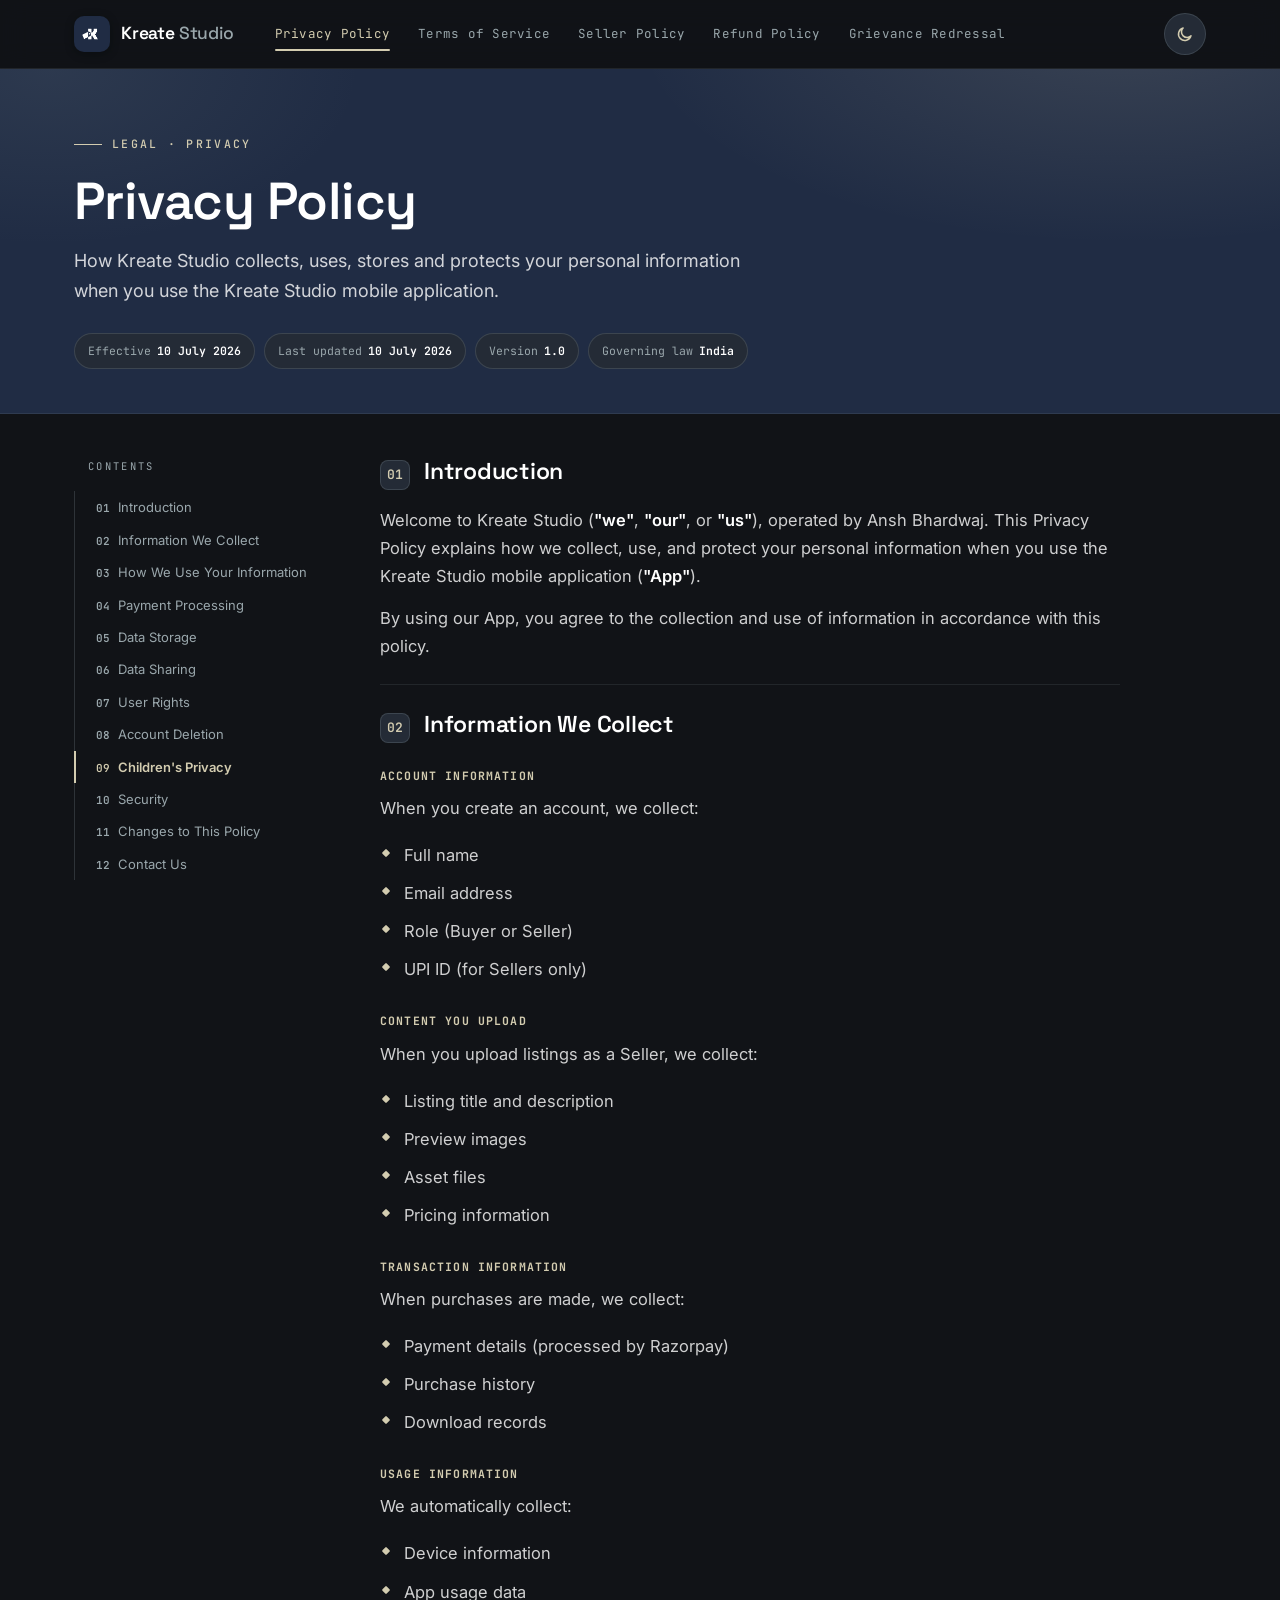
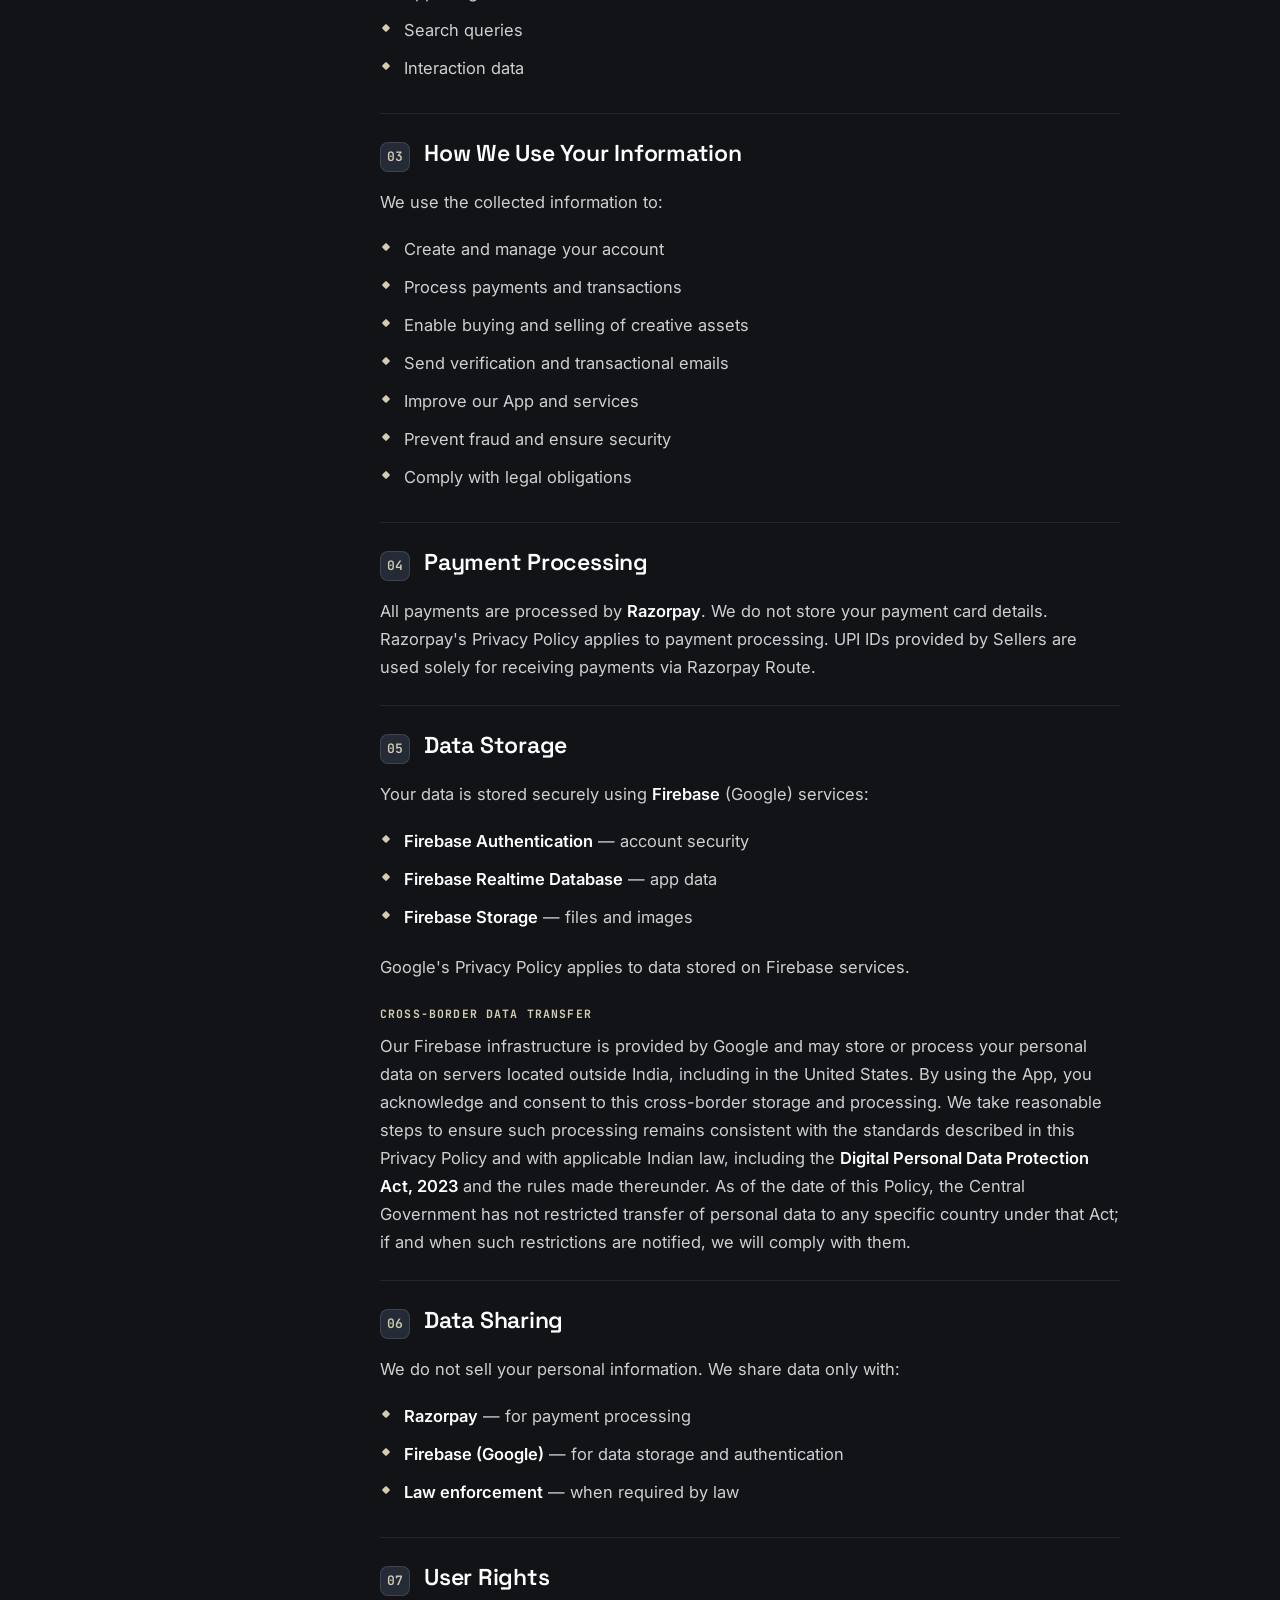
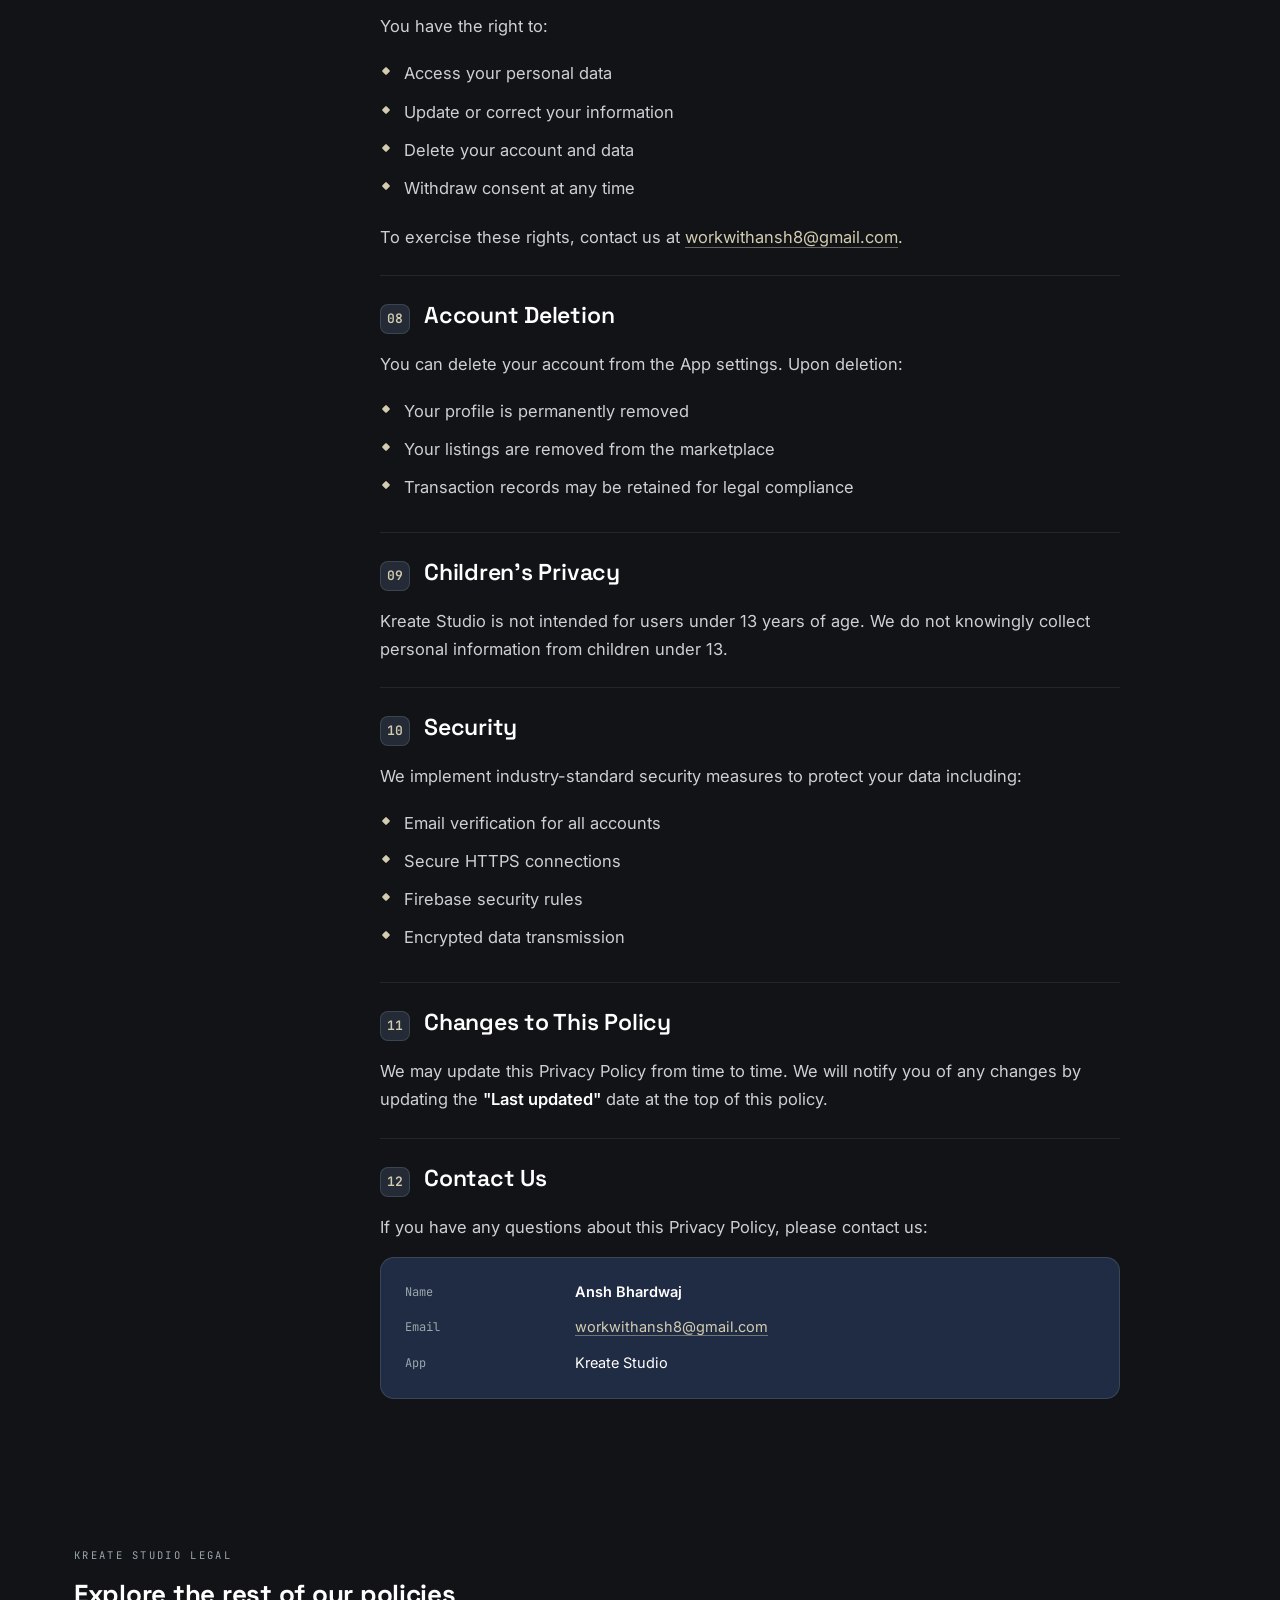
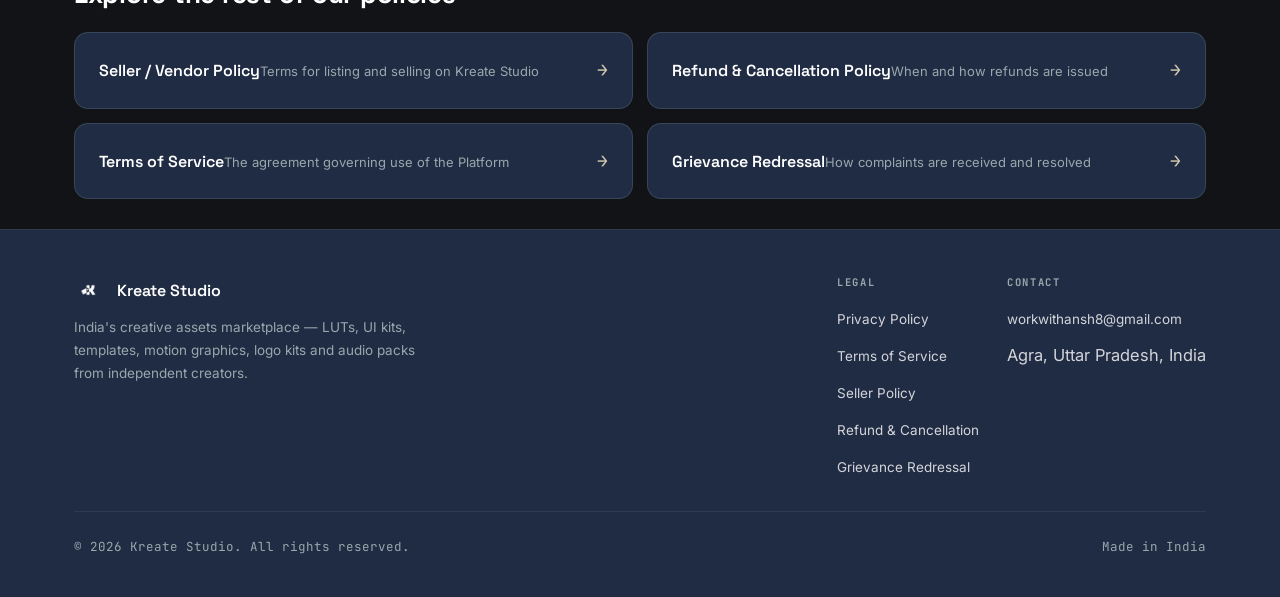
<file: index.html>
<!DOCTYPE html>
<html lang="en" data-theme="dark">
<head>
<meta charset="UTF-8">
<meta name="viewport" content="width=device-width, initial-scale=1.0">
<title>Privacy Policy — Kreate Studio</title>
<meta name="description" content="Privacy Policy for Kreate Studio, India's creative assets marketplace — how we collect, use, store and protect your data.">
<link rel="icon" href="assets/img/logo.png" type="image/png">
<script>(function(){try{var t=localStorage.getItem('kreate-theme');if(t==='light')document.documentElement.setAttribute('data-theme','light');}catch(e){}})();</script>
<link rel="preconnect" href="https://fonts.googleapis.com">
<link rel="preconnect" href="https://fonts.gstatic.com" crossorigin>
<link href="https://fonts.googleapis.com/css2?family=Space+Grotesk:wght@500;600;700&family=Inter:wght@400;500;600;700&family=JetBrains+Mono:wght@400;500;600&display=swap" rel="stylesheet">
<link rel="stylesheet" href="assets/css/style.css">
</head>
<body>
<a class="skip-link" href="#main">Skip to content</a>
<div id="progressBar" aria-hidden="true"></div>

<header class="site-header" id="siteHeader">
  <div class="site-header__inner">
    <a href="index.html" class="brand">
      <img src="assets/img/logo.png" alt="Kreate Studio" class="brand__mark">
      <span class="brand__word">Kreate <span class="brand__word-light">Studio</span></span>
    </a>
    <nav class="site-nav" id="siteNav" aria-label="Legal documents">
      <a href="index.html" class="site-nav__link is-active" aria-current="page">Privacy Policy</a>
      <a href="tos.html" class="site-nav__link">Terms of Service</a>
      <a href="seller-policy.html" class="site-nav__link">Seller Policy</a>
      <a href="refund-policy.html" class="site-nav__link">Refund Policy</a>
      <a href="grievance.html" class="site-nav__link">Grievance Redressal</a>
    </nav>
    <div class="site-header__actions">
      <button class="theme-toggle" id="themeToggle" type="button" aria-pressed="false" aria-label="Switch to light theme">
        <svg class="icon icon-sun" viewBox="0 0 24 24" fill="none" stroke="currentColor" stroke-width="2" stroke-linecap="round"><circle cx="12" cy="12" r="4.5"/><path d="M12 2.5v2.5M12 19v2.5M4.6 4.6l1.8 1.8M17.6 17.6l1.8 1.8M2.5 12H5M19 12h2.5M4.6 19.4l1.8-1.8M17.6 6.4l1.8-1.8"/></svg>
        <svg class="icon icon-moon" viewBox="0 0 24 24" fill="none" stroke="currentColor" stroke-width="2" stroke-linecap="round" stroke-linejoin="round"><path d="M20 14.5A8.5 8.5 0 1 1 9.5 4a6.8 6.8 0 0 0 10.5 10.5Z"/></svg>
      </button>
      <button class="nav-toggle" id="navToggle" type="button" aria-label="Open menu" aria-expanded="false" aria-controls="siteNav">
        <span class="nav-toggle__bar"></span><span class="nav-toggle__bar"></span><span class="nav-toggle__bar"></span>
      </button>
    </div>
  </div>
</header>

<header class="doc-hero">
  <div class="doc-hero__inner">
    <p class="eyebrow">Legal · Privacy</p>
    <h1>Privacy Policy</h1>
    <p class="lede">How Kreate Studio collects, uses, stores and protects your personal information when you use the Kreate Studio mobile application.</p>
    <div class="chips">
      <span class="chip">Effective <b>10 July 2026</b></span>
      <span class="chip">Last updated <b>10 July 2026</b></span>
      <span class="chip">Version <b>1.0</b></span>
      <span class="chip">Governing law <b>India</b></span>
    </div>
  </div>
</header>

<div class="doc-shell">
  <nav class="toc" id="toc" aria-label="Table of contents">
    <button class="toc-toggle" id="tocToggle" aria-expanded="false">Contents · 12 sections <span class="arw">▾</span></button>
    <p class="toc-label">Contents</p>
    <ol>
      <li><a href="#introduction"><span class="n">01</span>Introduction</a></li>
      <li><a href="#collect"><span class="n">02</span>Information We Collect</a></li>
      <li><a href="#use"><span class="n">03</span>How We Use Your Information</a></li>
      <li><a href="#payments"><span class="n">04</span>Payment Processing</a></li>
      <li><a href="#storage"><span class="n">05</span>Data Storage</a></li>
      <li><a href="#sharing"><span class="n">06</span>Data Sharing</a></li>
      <li><a href="#rights"><span class="n">07</span>User Rights</a></li>
      <li><a href="#deletion"><span class="n">08</span>Account Deletion</a></li>
      <li><a href="#children"><span class="n">09</span>Children's Privacy</a></li>
      <li><a href="#security"><span class="n">10</span>Security</a></li>
      <li><a href="#changes"><span class="n">11</span>Changes to This Policy</a></li>
      <li><a href="#contact"><span class="n">12</span>Contact Us</a></li>
    </ol>
  </nav>

  <main class="doc-content" id="main">

    <section id="introduction" class="clause">
      <div class="sec-head"><span class="num">01</span><h2>Introduction</h2></div>
      <p class="intro">Welcome to Kreate Studio (<strong>"we"</strong>, <strong>"our"</strong>, or <strong>"us"</strong>), operated by Ansh Bhardwaj. This Privacy Policy explains how we collect, use, and protect your personal information when you use the Kreate Studio mobile application (<strong>"App"</strong>).</p>
      <p>By using our App, you agree to the collection and use of information in accordance with this policy.</p>
    </section>

    <section id="collect" class="clause">
      <div class="sec-head"><span class="num">02</span><h2>Information We Collect</h2></div>

      <h3 class="subhead">Account Information</h3>
      <p>When you create an account, we collect:</p>
      <ul class="pl">
        <li>Full name</li>
        <li>Email address</li>
        <li>Role (Buyer or Seller)</li>
        <li>UPI ID (for Sellers only)</li>
      </ul>

      <h3 class="subhead">Content You Upload</h3>
      <p>When you upload listings as a Seller, we collect:</p>
      <ul class="pl">
        <li>Listing title and description</li>
        <li>Preview images</li>
        <li>Asset files</li>
        <li>Pricing information</li>
      </ul>

      <h3 class="subhead">Transaction Information</h3>
      <p>When purchases are made, we collect:</p>
      <ul class="pl">
        <li>Payment details (processed by Razorpay)</li>
        <li>Purchase history</li>
        <li>Download records</li>
      </ul>

      <h3 class="subhead">Usage Information</h3>
      <p>We automatically collect:</p>
      <ul class="pl">
        <li>Device information</li>
        <li>App usage data</li>
        <li>Search queries</li>
        <li>Interaction data</li>
      </ul>
    </section>

    <section id="use" class="clause">
      <div class="sec-head"><span class="num">03</span><h2>How We Use Your Information</h2></div>
      <p>We use the collected information to:</p>
      <ul class="pl">
        <li>Create and manage your account</li>
        <li>Process payments and transactions</li>
        <li>Enable buying and selling of creative assets</li>
        <li>Send verification and transactional emails</li>
        <li>Improve our App and services</li>
        <li>Prevent fraud and ensure security</li>
        <li>Comply with legal obligations</li>
      </ul>
    </section>

    <section id="payments" class="clause">
      <div class="sec-head"><span class="num">04</span><h2>Payment Processing</h2></div>
      <p>All payments are processed by <strong>Razorpay</strong>. We do not store your payment card details. Razorpay's Privacy Policy applies to payment processing. UPI IDs provided by Sellers are used solely for receiving payments via Razorpay Route.</p>
    </section>

    <section id="storage" class="clause">
      <div class="sec-head"><span class="num">05</span><h2>Data Storage</h2></div>
      <p>Your data is stored securely using <strong>Firebase</strong> (Google) services:</p>
      <ul class="pl">
        <li><strong>Firebase Authentication</strong> — account security</li>
        <li><strong>Firebase Realtime Database</strong> — app data</li>
        <li><strong>Firebase Storage</strong> — files and images</li>
      </ul>
      <p>Google's Privacy Policy applies to data stored on Firebase services.</p>
      <h3 class="subhead">Cross-Border Data Transfer</h3>
      <p>Our Firebase infrastructure is provided by Google and may store or process your personal data on servers located outside India, including in the United States. By using the App, you acknowledge and consent to this cross-border storage and processing. We take reasonable steps to ensure such processing remains consistent with the standards described in this Privacy Policy and with applicable Indian law, including the <strong>Digital Personal Data Protection Act, 2023</strong> and the rules made thereunder. As of the date of this Policy, the Central Government has not restricted transfer of personal data to any specific country under that Act; if and when such restrictions are notified, we will comply with them.</p>
    </section>

    <section id="sharing" class="clause">
      <div class="sec-head"><span class="num">06</span><h2>Data Sharing</h2></div>
      <p>We do not sell your personal information. We share data only with:</p>
      <ul class="pl">
        <li><strong>Razorpay</strong> — for payment processing</li>
        <li><strong>Firebase (Google)</strong> — for data storage and authentication</li>
        <li><strong>Law enforcement</strong> — when required by law</li>
      </ul>
    </section>

    <section id="rights" class="clause">
      <div class="sec-head"><span class="num">07</span><h2>User Rights</h2></div>
      <p>You have the right to:</p>
      <ul class="pl">
        <li>Access your personal data</li>
        <li>Update or correct your information</li>
        <li>Delete your account and data</li>
        <li>Withdraw consent at any time</li>
      </ul>
      <p>To exercise these rights, contact us at <a class="inline" href="mailto:workwithansh8@gmail.com">workwithansh8@gmail.com</a>.</p>
    </section>

    <section id="deletion" class="clause">
      <div class="sec-head"><span class="num">08</span><h2>Account Deletion</h2></div>
      <p>You can delete your account from the App settings. Upon deletion:</p>
      <ul class="pl">
        <li>Your profile is permanently removed</li>
        <li>Your listings are removed from the marketplace</li>
        <li>Transaction records may be retained for legal compliance</li>
      </ul>
    </section>

    <section id="children" class="clause">
      <div class="sec-head"><span class="num">09</span><h2>Children's Privacy</h2></div>
      <p>Kreate Studio is not intended for users under 13 years of age. We do not knowingly collect personal information from children under 13.</p>
    </section>

    <section id="security" class="clause">
      <div class="sec-head"><span class="num">10</span><h2>Security</h2></div>
      <p>We implement industry-standard security measures to protect your data including:</p>
      <ul class="pl">
        <li>Email verification for all accounts</li>
        <li>Secure HTTPS connections</li>
        <li>Firebase security rules</li>
        <li>Encrypted data transmission</li>
      </ul>
    </section>

    <section id="changes" class="clause">
      <div class="sec-head"><span class="num">11</span><h2>Changes to This Policy</h2></div>
      <p>We may update this Privacy Policy from time to time. We will notify you of any changes by updating the <strong>"Last updated"</strong> date at the top of this policy.</p>
    </section>

    <section id="contact" class="clause">
      <div class="sec-head"><span class="num">12</span><h2>Contact Us</h2></div>
      <p>If you have any questions about this Privacy Policy, please contact us:</p>
      <div class="card">
        <dl class="grid-kv">
          <dt>Name</dt><dd><strong>Ansh Bhardwaj</strong></dd>
          <dt>Email</dt><dd><a href="mailto:workwithansh8@gmail.com">workwithansh8@gmail.com</a></dd>
          <dt>App</dt><dd>Kreate Studio</dd>
        </dl>
      </div>
    </section>

  </main>
</div>

<section class="hub">
  <div class="hub-head">
    <p class="toc-label">Kreate Studio Legal</p>
    <h2>Explore the rest of our policies</h2>
  </div>
  <div class="hub-grid">
    <a href="seller-policy.html" class="hub-card">
      <span><span class="t">Seller / Vendor Policy</span><span class="d">Terms for listing and selling on Kreate Studio</span></span>
      <span class="arrow">→</span>
    </a>
    <a href="refund-policy.html" class="hub-card">
      <span><span class="t">Refund &amp; Cancellation Policy</span><span class="d">When and how refunds are issued</span></span>
      <span class="arrow">→</span>
    </a>
    <a href="tos.html" class="hub-card">
      <span><span class="t">Terms of Service</span><span class="d">The agreement governing use of the Platform</span></span>
      <span class="arrow">→</span>
    </a>
    <a href="grievance.html" class="hub-card">
      <span><span class="t">Grievance Redressal</span><span class="d">How complaints are received and resolved</span></span>
      <span class="arrow">→</span>
    </a>
  </div>
</section>

<footer class="site-footer">
  <div class="site-footer__inner">
    <div class="site-footer__top">
      <div>
        <div class="site-footer__brand"><img src="assets/img/logo.png" alt=""><span>Kreate Studio</span></div>
        <p class="site-footer__tag">India's creative assets marketplace — LUTs, UI kits, templates, motion graphics, logo kits and audio packs from independent creators.</p>
      </div>
      <div class="site-footer__links">
        <div class="site-footer__col">
          <h5>Legal</h5>
          <ul>
            <li><a href="index.html">Privacy Policy</a></li>
            <li><a href="tos.html">Terms of Service</a></li>
            <li><a href="seller-policy.html">Seller Policy</a></li>
            <li><a href="refund-policy.html">Refund &amp; Cancellation</a></li>
            <li><a href="grievance.html">Grievance Redressal</a></li>
          </ul>
        </div>
        <div class="site-footer__col">
          <h5>Contact</h5>
          <ul>
            <li><a href="mailto:workwithansh8@gmail.com">workwithansh8@gmail.com</a></li>
            <li><span>Agra, Uttar Pradesh, India</span></li>
          </ul>
        </div>
      </div>
    </div>
    <div class="site-footer__bottom">
      <span>© <span data-year></span> Kreate Studio. All rights reserved.</span>
      <span class="made">Made in India</span>
    </div>
  </div>
</footer>

<button id="toTop" aria-label="Back to top">↑</button>
<script src="assets/js/main.js"></script>
</body>
</html>
</file>
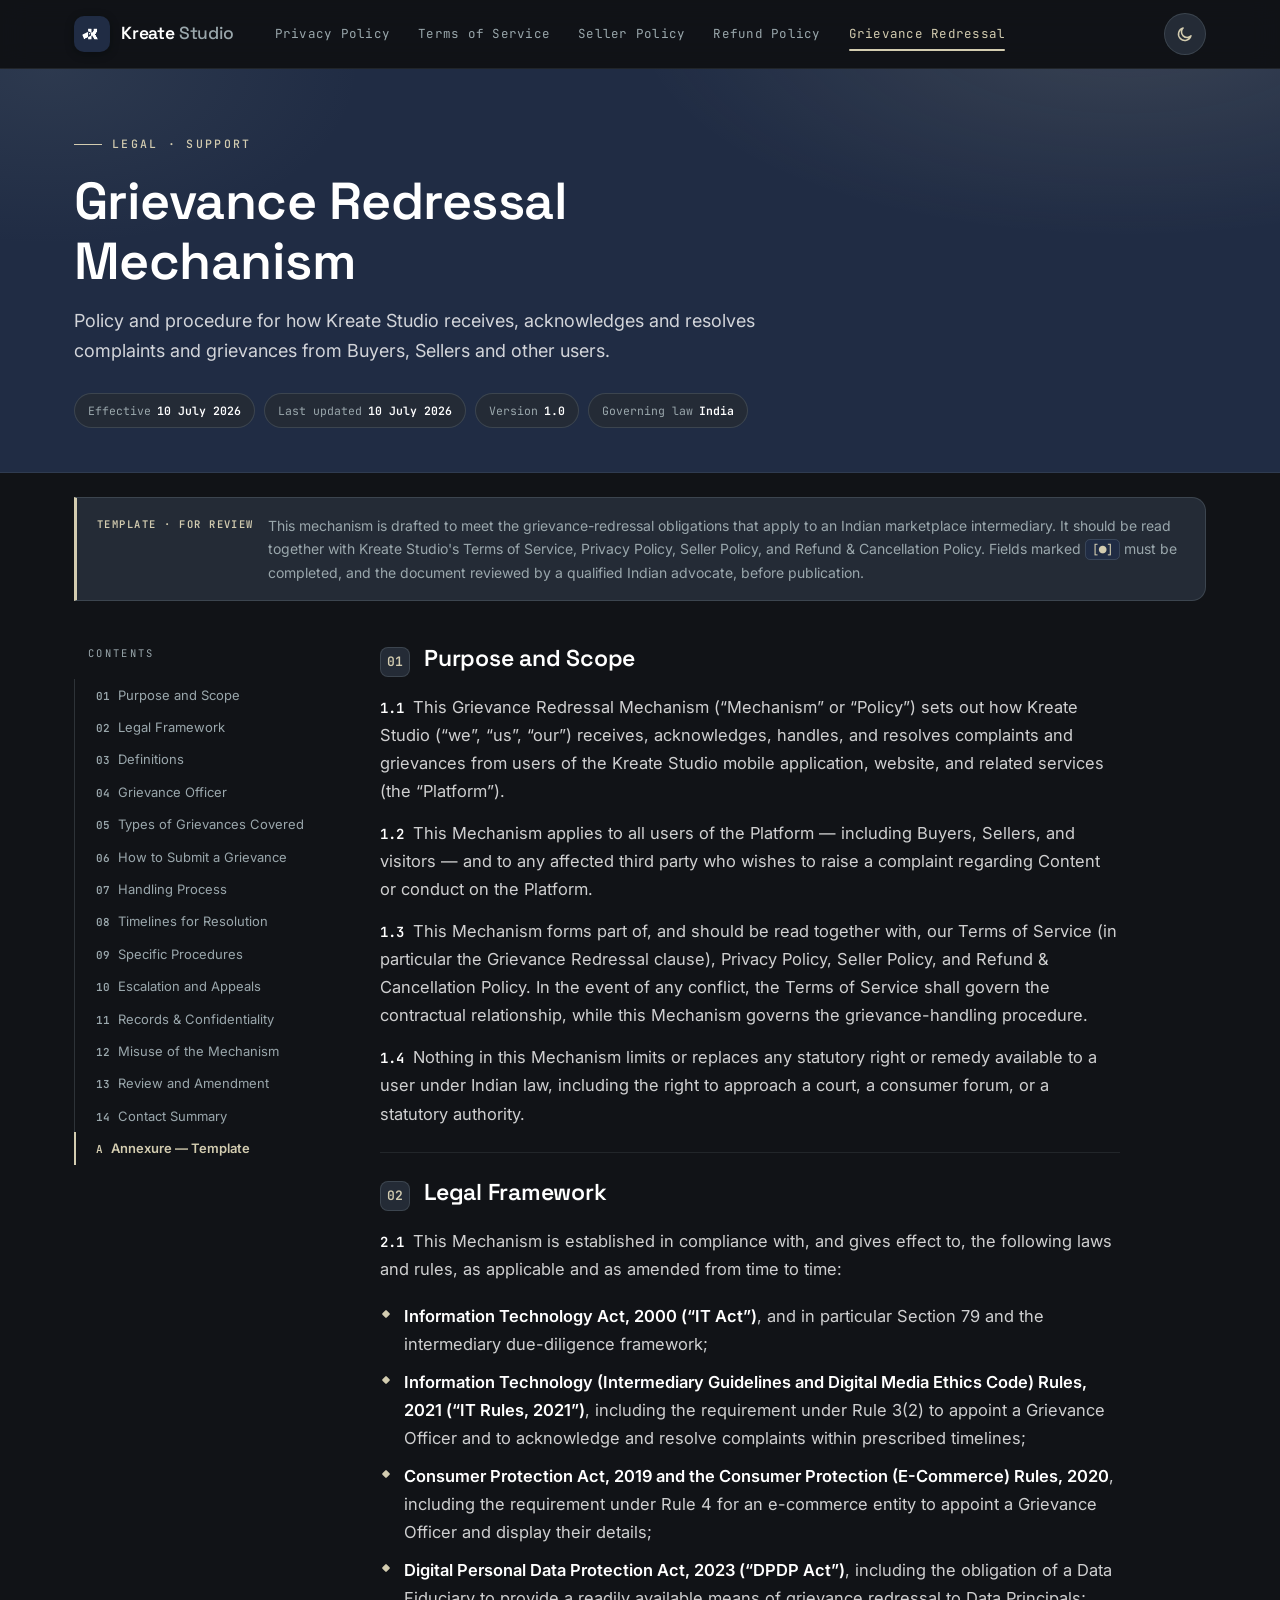
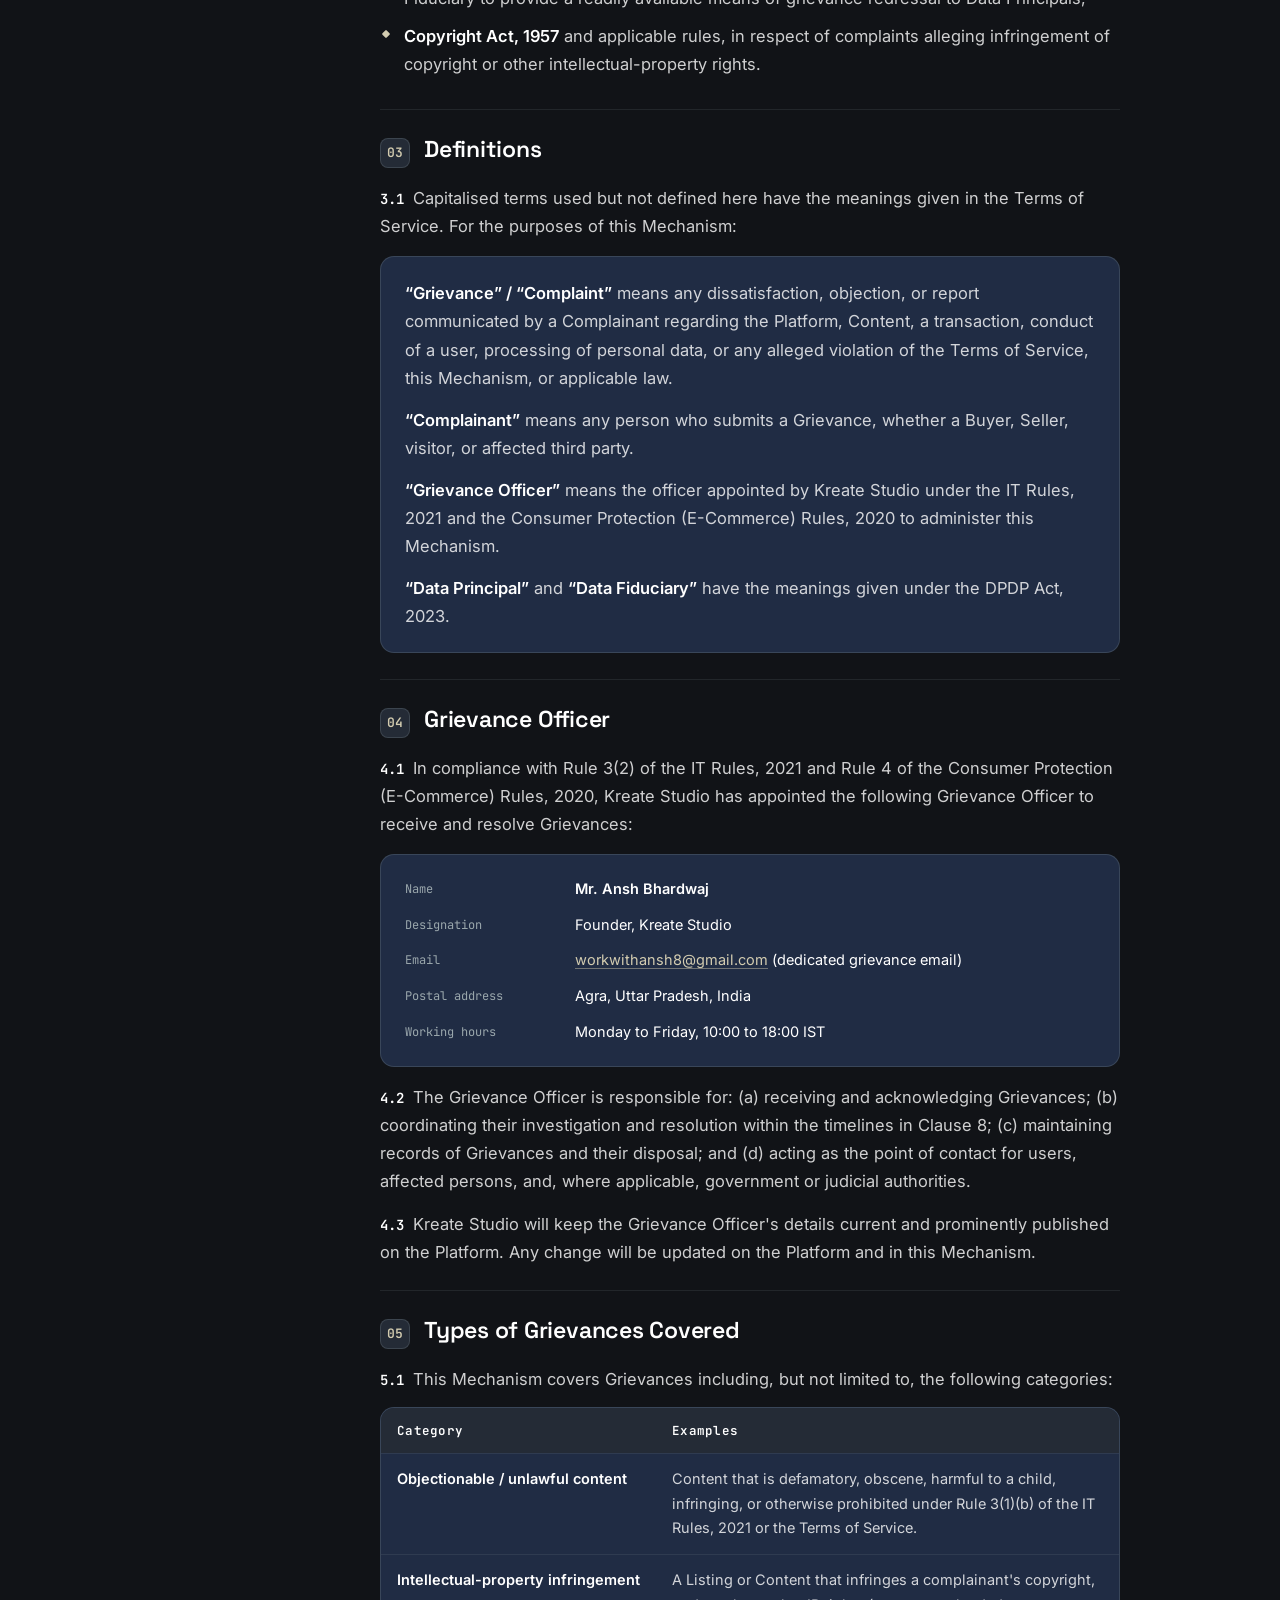
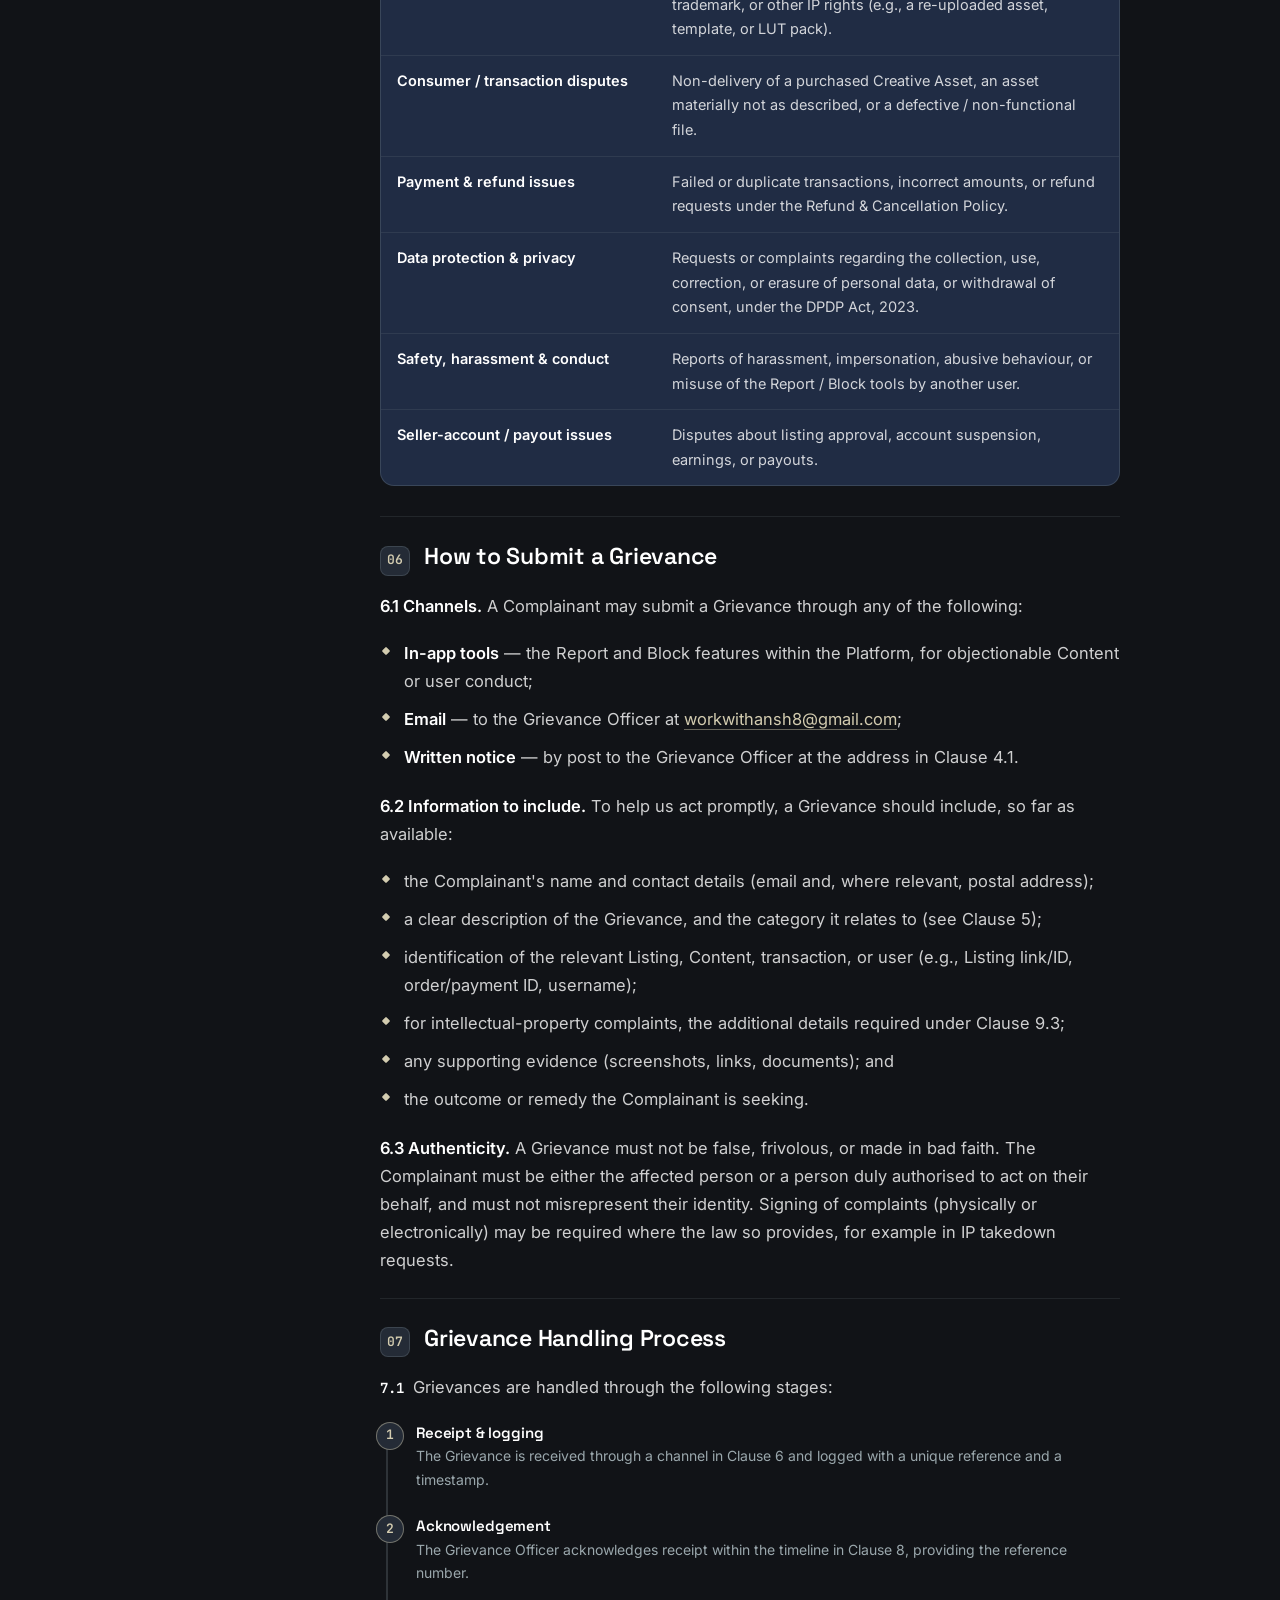
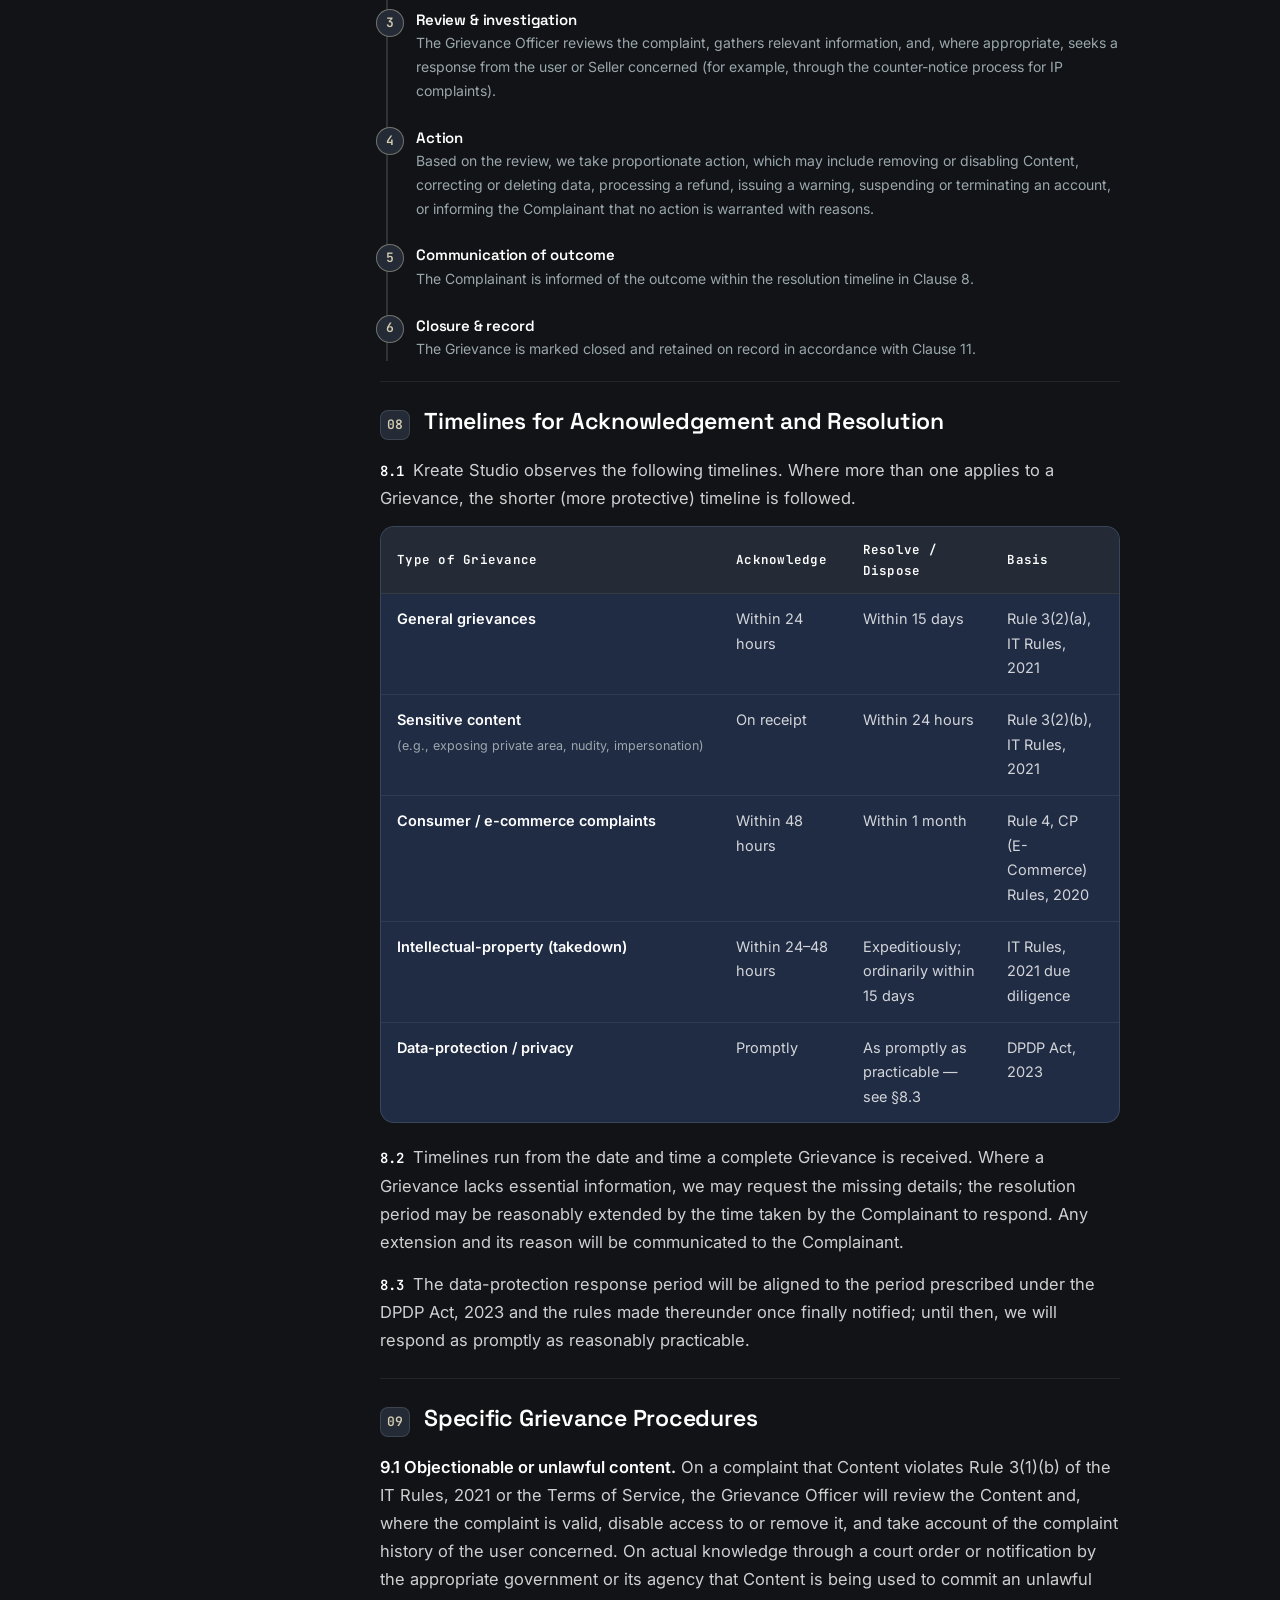
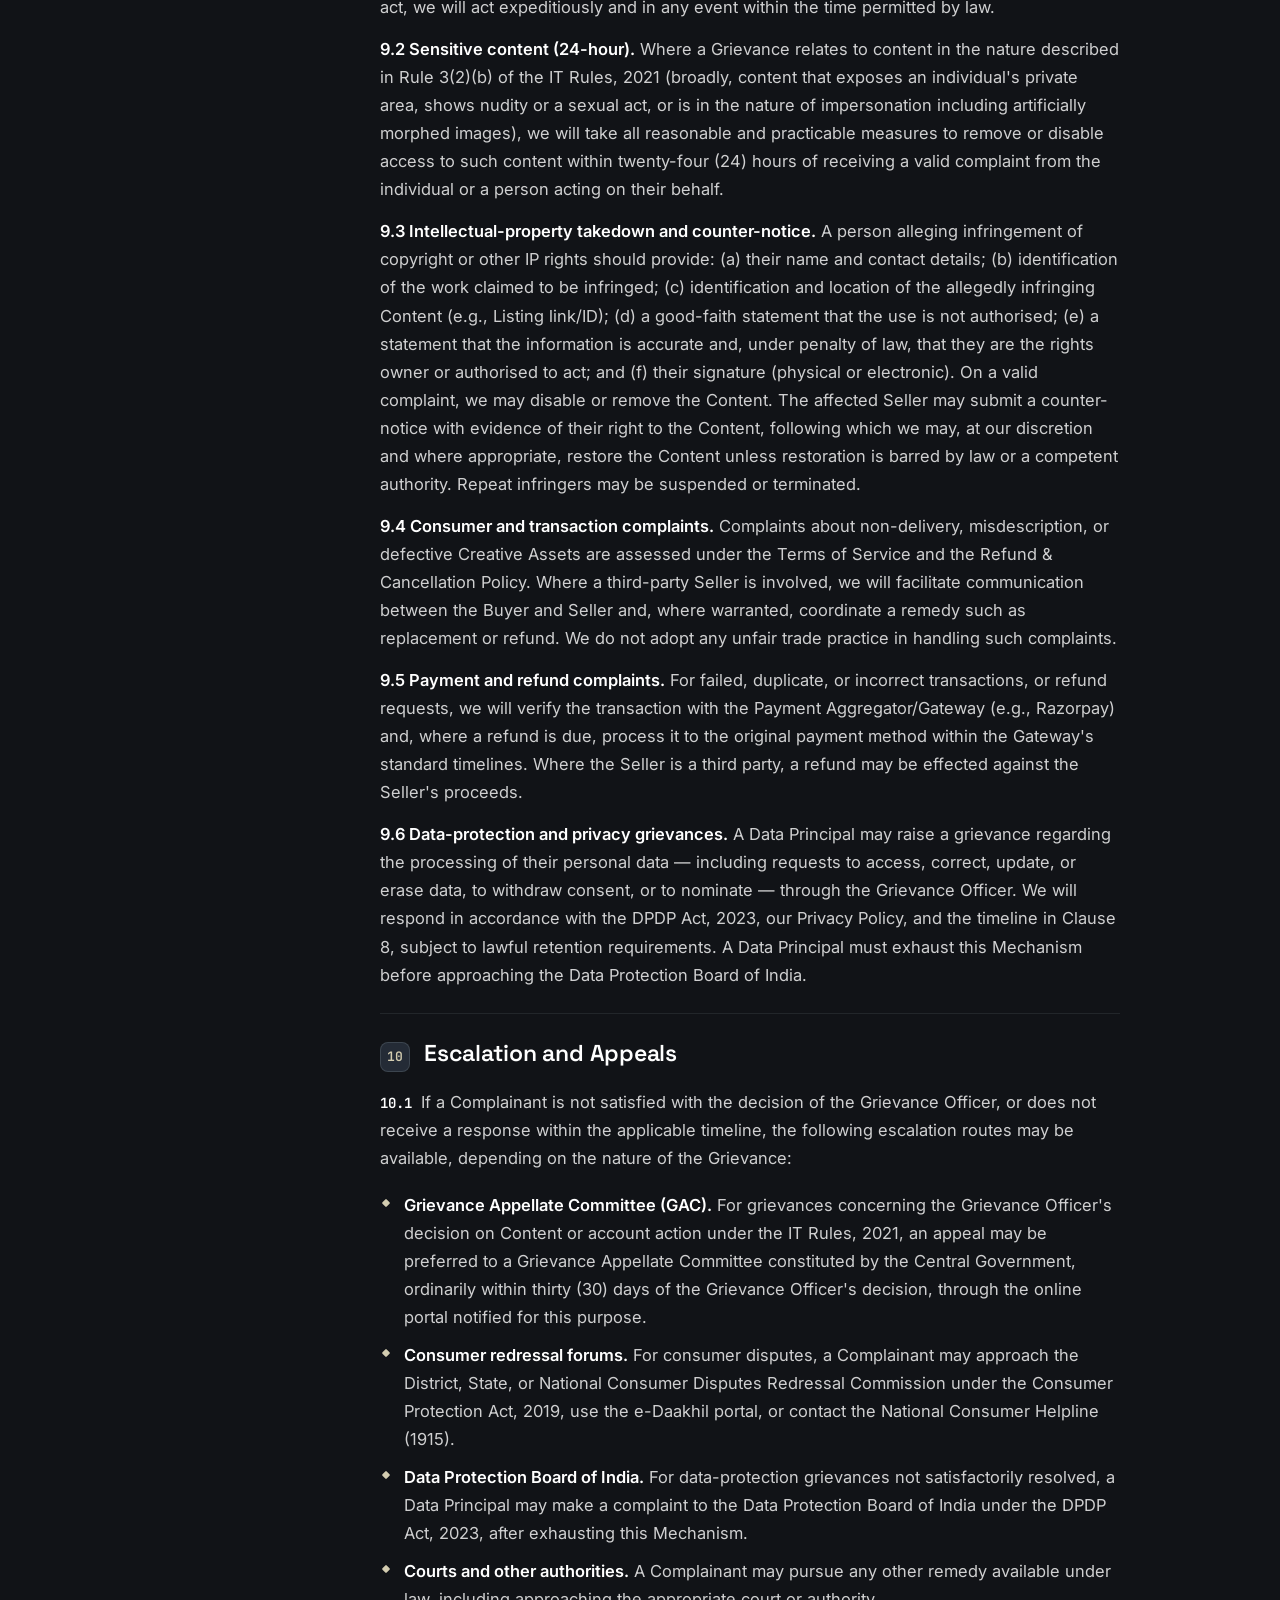
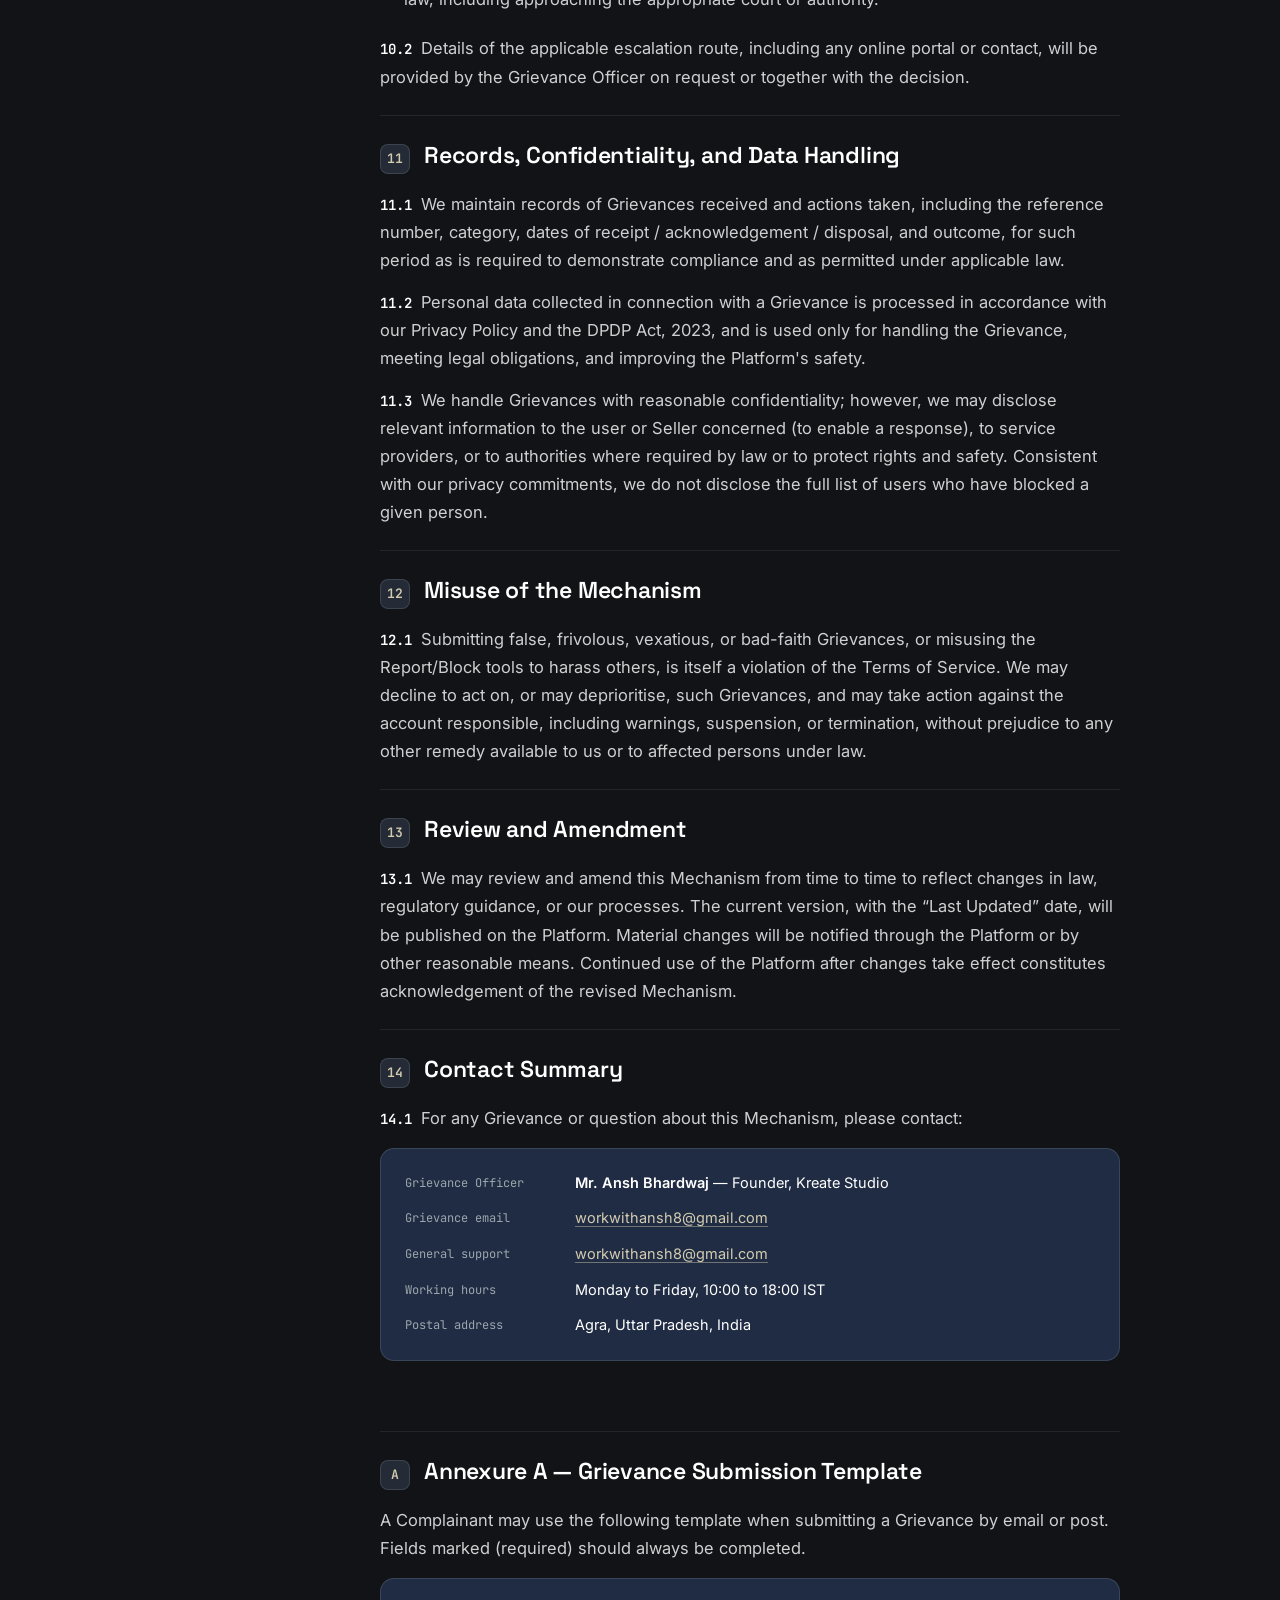
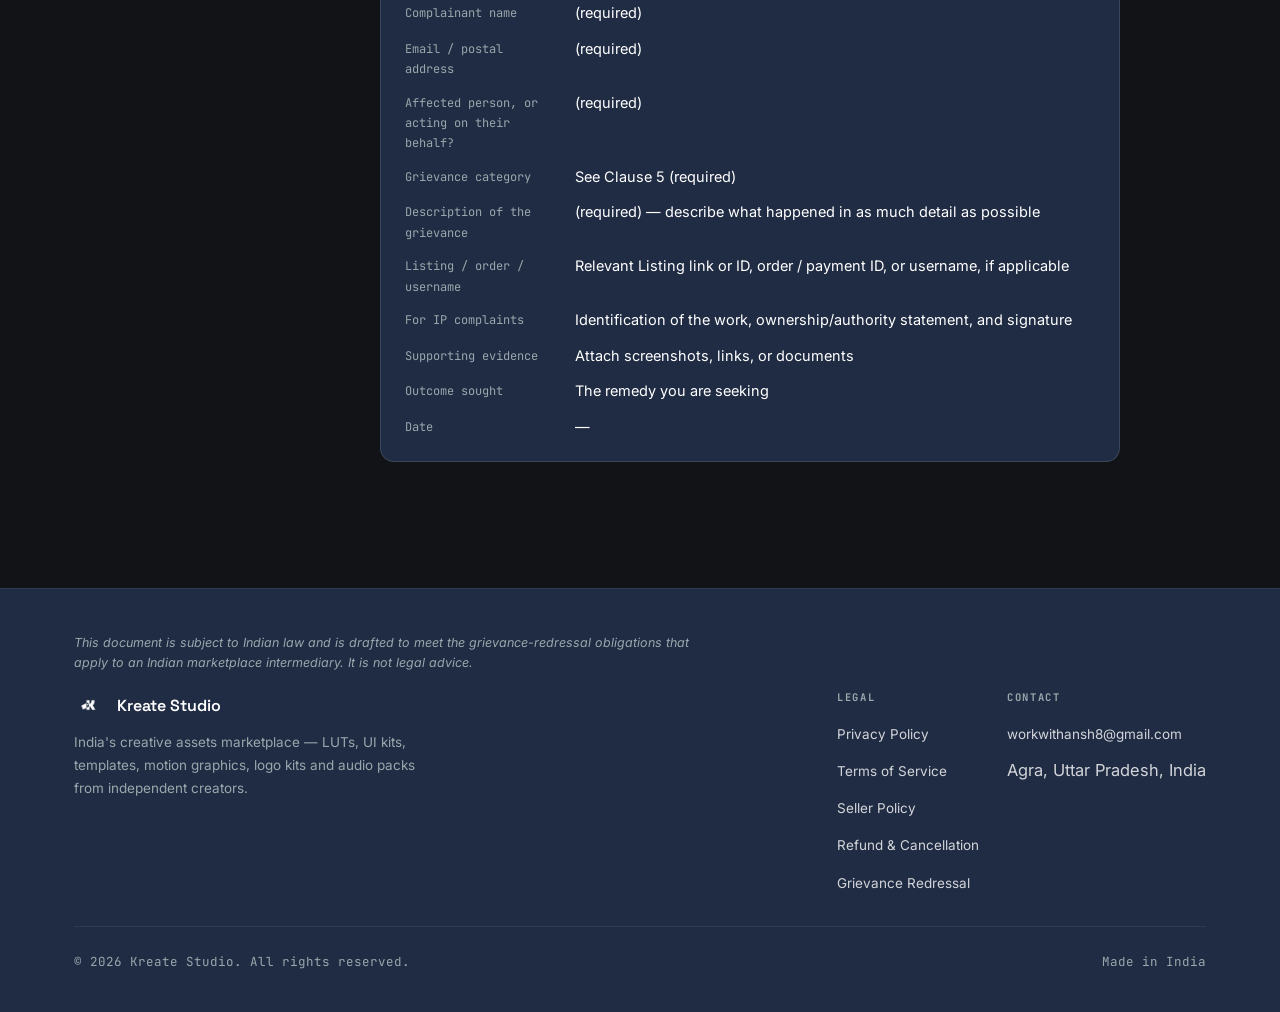
<file: grievance.html>
<!DOCTYPE html>
<html lang="en" data-theme="dark">
<head>
<meta charset="UTF-8">
<meta name="viewport" content="width=device-width, initial-scale=1.0">
<title>Grievance Redressal Mechanism — Kreate Studio</title>
<meta name="description" content="Policy and procedure for handling and resolving complaints and grievances on Kreate Studio.">
<link rel="icon" href="assets/img/logo.png" type="image/png">
<script>(function(){try{var t=localStorage.getItem('kreate-theme');if(t==='light')document.documentElement.setAttribute('data-theme','light');}catch(e){}})();</script>
<link rel="preconnect" href="https://fonts.googleapis.com">
<link rel="preconnect" href="https://fonts.gstatic.com" crossorigin>
<link href="https://fonts.googleapis.com/css2?family=Space+Grotesk:wght@500;600;700&family=Inter:wght@400;500;600;700&family=JetBrains+Mono:wght@400;500;600&display=swap" rel="stylesheet">
<link rel="stylesheet" href="assets/css/style.css">
</head>
<body>
<a class="skip-link" href="#main">Skip to content</a>
<div id="progressBar" aria-hidden="true"></div>

<header class="site-header" id="siteHeader">
  <div class="site-header__inner">
    <a href="index.html" class="brand">
      <img src="assets/img/logo.png" alt="Kreate Studio" class="brand__mark">
      <span class="brand__word">Kreate <span class="brand__word-light">Studio</span></span>
    </a>
    <nav class="site-nav" id="siteNav" aria-label="Legal documents">
      <a href="index.html" class="site-nav__link">Privacy Policy</a>
      <a href="tos.html" class="site-nav__link">Terms of Service</a>
      <a href="seller-policy.html" class="site-nav__link">Seller Policy</a>
      <a href="refund-policy.html" class="site-nav__link">Refund Policy</a>
      <a href="grievance.html" class="site-nav__link is-active" aria-current="page">Grievance Redressal</a>
    </nav>
    <div class="site-header__actions">
      <button class="theme-toggle" id="themeToggle" type="button" aria-pressed="false" aria-label="Switch to light theme">
        <svg class="icon icon-sun" viewBox="0 0 24 24" fill="none" stroke="currentColor" stroke-width="2" stroke-linecap="round"><circle cx="12" cy="12" r="4.5"/><path d="M12 2.5v2.5M12 19v2.5M4.6 4.6l1.8 1.8M17.6 17.6l1.8 1.8M2.5 12H5M19 12h2.5M4.6 19.4l1.8-1.8M17.6 6.4l1.8-1.8"/></svg>
        <svg class="icon icon-moon" viewBox="0 0 24 24" fill="none" stroke="currentColor" stroke-width="2" stroke-linecap="round" stroke-linejoin="round"><path d="M20 14.5A8.5 8.5 0 1 1 9.5 4a6.8 6.8 0 0 0 10.5 10.5Z"/></svg>
      </button>
      <button class="nav-toggle" id="navToggle" type="button" aria-label="Open menu" aria-expanded="false" aria-controls="siteNav">
        <span class="nav-toggle__bar"></span><span class="nav-toggle__bar"></span><span class="nav-toggle__bar"></span>
      </button>
    </div>
  </div>
</header>

<header class="doc-hero">
  <div class="doc-hero__inner">
    <p class="eyebrow">Legal · Support</p>
    <h1>Grievance Redressal Mechanism</h1>
    <p class="lede">Policy and procedure for how Kreate Studio receives, acknowledges and resolves complaints and grievances from Buyers, Sellers and other users.</p>
    <div class="chips">
      <span class="chip">Effective <b>10 July 2026</b></span>
      <span class="chip">Last updated <b>10 July 2026</b></span>
      <span class="chip">Version <b>1.0</b></span>
      <span class="chip">Governing law <b>India</b></span>
    </div>
  </div>
</header>

<div class="callout-wrap">
  <div class="callout">
    <span class="tag">Template · for review</span>
    <p>This mechanism is drafted to meet the grievance-redressal obligations that apply to an Indian marketplace intermediary. It should be read together with Kreate Studio's Terms of Service, Privacy Policy, Seller Policy, and Refund &amp; Cancellation Policy. Fields marked <span class="ph">[●]</span> must be completed, and the document reviewed by a qualified Indian advocate, before publication.</p>
  </div>
</div>

<div class="doc-shell">
  <nav class="toc" id="toc" aria-label="Table of contents">
    <button class="toc-toggle" id="tocToggle" aria-expanded="false">Contents · 14 sections <span class="arw">▾</span></button>
    <p class="toc-label">Contents</p>
    <ol>
      <li><a href="#s1"><span class="n">01</span>Purpose and Scope</a></li>
      <li><a href="#s2"><span class="n">02</span>Legal Framework</a></li>
      <li><a href="#s3"><span class="n">03</span>Definitions</a></li>
      <li><a href="#s4"><span class="n">04</span>Grievance Officer</a></li>
      <li><a href="#s5"><span class="n">05</span>Types of Grievances Covered</a></li>
      <li><a href="#s6"><span class="n">06</span>How to Submit a Grievance</a></li>
      <li><a href="#s7"><span class="n">07</span>Handling Process</a></li>
      <li><a href="#s8"><span class="n">08</span>Timelines for Resolution</a></li>
      <li><a href="#s9"><span class="n">09</span>Specific Procedures</a></li>
      <li><a href="#s10"><span class="n">10</span>Escalation and Appeals</a></li>
      <li><a href="#s11"><span class="n">11</span>Records &amp; Confidentiality</a></li>
      <li><a href="#s12"><span class="n">12</span>Misuse of the Mechanism</a></li>
      <li><a href="#s13"><span class="n">13</span>Review and Amendment</a></li>
      <li><a href="#s14"><span class="n">14</span>Contact Summary</a></li>
      <li><a href="#annex-a"><span class="n">A</span>Annexure — Template</a></li>
    </ol>
  </nav>

  <main class="doc-content" id="main">

    <section class="clause" id="s1">
      <div class="sec-head"><span class="num">01</span><h2>Purpose and Scope</h2></div>
      <p><span class="n">1.1</span> This Grievance Redressal Mechanism (“Mechanism” or “Policy”) sets out how Kreate Studio (“we”, “us”, “our”) receives, acknowledges, handles, and resolves complaints and grievances from users of the Kreate Studio mobile application, website, and related services (the “Platform”).</p>
      <p><span class="n">1.2</span> This Mechanism applies to all users of the Platform — including Buyers, Sellers, and visitors — and to any affected third party who wishes to raise a complaint regarding Content or conduct on the Platform.</p>
      <p><span class="n">1.3</span> This Mechanism forms part of, and should be read together with, our Terms of Service (in particular the Grievance Redressal clause), Privacy Policy, Seller Policy, and Refund &amp; Cancellation Policy. In the event of any conflict, the Terms of Service shall govern the contractual relationship, while this Mechanism governs the grievance-handling procedure.</p>
      <p><span class="n">1.4</span> Nothing in this Mechanism limits or replaces any statutory right or remedy available to a user under Indian law, including the right to approach a court, a consumer forum, or a statutory authority.</p>
    </section>

    <section class="clause" id="s2">
      <div class="sec-head"><span class="num">02</span><h2>Legal Framework</h2></div>
      <p><span class="n">2.1</span> This Mechanism is established in compliance with, and gives effect to, the following laws and rules, as applicable and as amended from time to time:</p>
      <ul class="pl">
        <li><strong>Information Technology Act, 2000 (“IT Act”)</strong>, and in particular Section 79 and the intermediary due-diligence framework;</li>
        <li><strong>Information Technology (Intermediary Guidelines and Digital Media Ethics Code) Rules, 2021 (“IT Rules, 2021”)</strong>, including the requirement under Rule 3(2) to appoint a Grievance Officer and to acknowledge and resolve complaints within prescribed timelines;</li>
        <li><strong>Consumer Protection Act, 2019 and the Consumer Protection (E-Commerce) Rules, 2020</strong>, including the requirement under Rule 4 for an e-commerce entity to appoint a Grievance Officer and display their details;</li>
        <li><strong>Digital Personal Data Protection Act, 2023 (“DPDP Act”)</strong>, including the obligation of a Data Fiduciary to provide a readily available means of grievance redressal to Data Principals;</li>
        <li><strong>Copyright Act, 1957</strong> and applicable rules, in respect of complaints alleging infringement of copyright or other intellectual-property rights.</li>
      </ul>
    </section>

    <section class="clause" id="s3">
      <div class="sec-head"><span class="num">03</span><h2>Definitions</h2></div>
      <p><span class="n">3.1</span> Capitalised terms used but not defined here have the meanings given in the Terms of Service. For the purposes of this Mechanism:</p>
      <div class="card">
        <p><strong>“Grievance” / “Complaint”</strong> means any dissatisfaction, objection, or report communicated by a Complainant regarding the Platform, Content, a transaction, conduct of a user, processing of personal data, or any alleged violation of the Terms of Service, this Mechanism, or applicable law.</p>
        <p><strong>“Complainant”</strong> means any person who submits a Grievance, whether a Buyer, Seller, visitor, or affected third party.</p>
        <p><strong>“Grievance Officer”</strong> means the officer appointed by Kreate Studio under the IT Rules, 2021 and the Consumer Protection (E-Commerce) Rules, 2020 to administer this Mechanism.</p>
        <p style="margin:0"><strong>“Data Principal”</strong> and <strong>“Data Fiduciary”</strong> have the meanings given under the DPDP Act, 2023.</p>
      </div>
    </section>

    <section class="clause" id="s4">
      <div class="sec-head"><span class="num">04</span><h2>Grievance Officer</h2></div>
      <p><span class="n">4.1</span> In compliance with Rule 3(2) of the IT Rules, 2021 and Rule 4 of the Consumer Protection (E-Commerce) Rules, 2020, Kreate Studio has appointed the following Grievance Officer to receive and resolve Grievances:</p>
      <div class="card">
        <dl class="grid-kv">
          <dt>Name</dt><dd><strong>Mr. Ansh Bhardwaj</strong></dd>
          <dt>Designation</dt><dd>Founder, Kreate Studio</dd>
          <dt>Email</dt><dd><a href="mailto:workwithansh8@gmail.com">workwithansh8@gmail.com</a> (dedicated grievance email)</dd>
          <dt>Postal address</dt><dd>Agra, Uttar Pradesh, India</dd>
          <dt>Working hours</dt><dd>Monday to Friday, 10:00 to 18:00 IST</dd>
        </dl>
      </div>
      <p><span class="n">4.2</span> The Grievance Officer is responsible for: (a) receiving and acknowledging Grievances; (b) coordinating their investigation and resolution within the timelines in Clause 8; (c) maintaining records of Grievances and their disposal; and (d) acting as the point of contact for users, affected persons, and, where applicable, government or judicial authorities.</p>
      <p><span class="n">4.3</span> Kreate Studio will keep the Grievance Officer's details current and prominently published on the Platform. Any change will be updated on the Platform and in this Mechanism.</p>
    </section>

    <section class="clause" id="s5">
      <div class="sec-head"><span class="num">05</span><h2>Types of Grievances Covered</h2></div>
      <p><span class="n">5.1</span> This Mechanism covers Grievances including, but not limited to, the following categories:</p>
      <div class="twrap"><table>
        <thead><tr><th style="width:32%">Category</th><th>Examples</th></tr></thead>
        <tbody>
          <tr><td class="term">Objectionable / unlawful content</td><td>Content that is defamatory, obscene, harmful to a child, infringing, or otherwise prohibited under Rule 3(1)(b) of the IT Rules, 2021 or the Terms of Service.</td></tr>
          <tr><td class="term">Intellectual-property infringement</td><td>A Listing or Content that infringes a complainant's copyright, trademark, or other IP rights (e.g., a re-uploaded asset, template, or LUT pack).</td></tr>
          <tr><td class="term">Consumer / transaction disputes</td><td>Non-delivery of a purchased Creative Asset, an asset materially not as described, or a defective / non-functional file.</td></tr>
          <tr><td class="term">Payment &amp; refund issues</td><td>Failed or duplicate transactions, incorrect amounts, or refund requests under the Refund &amp; Cancellation Policy.</td></tr>
          <tr><td class="term">Data protection &amp; privacy</td><td>Requests or complaints regarding the collection, use, correction, or erasure of personal data, or withdrawal of consent, under the DPDP Act, 2023.</td></tr>
          <tr><td class="term">Safety, harassment &amp; conduct</td><td>Reports of harassment, impersonation, abusive behaviour, or misuse of the Report / Block tools by another user.</td></tr>
          <tr><td class="term">Seller-account / payout issues</td><td>Disputes about listing approval, account suspension, earnings, or payouts.</td></tr>
        </tbody>
      </table></div>
    </section>

    <section class="clause" id="s6">
      <div class="sec-head"><span class="num">06</span><h2>How to Submit a Grievance</h2></div>
      <p><span class="lead">6.1 Channels.</span> A Complainant may submit a Grievance through any of the following:</p>
      <ul class="pl">
        <li><strong>In-app tools</strong> — the Report and Block features within the Platform, for objectionable Content or user conduct;</li>
        <li><strong>Email</strong> — to the Grievance Officer at <a class="inline" href="mailto:workwithansh8@gmail.com">workwithansh8@gmail.com</a>;</li>
        <li><strong>Written notice</strong> — by post to the Grievance Officer at the address in Clause 4.1.</li>
      </ul>
      <p><span class="lead">6.2 Information to include.</span> To help us act promptly, a Grievance should include, so far as available:</p>
      <ul class="pl">
        <li>the Complainant's name and contact details (email and, where relevant, postal address);</li>
        <li>a clear description of the Grievance, and the category it relates to (see Clause 5);</li>
        <li>identification of the relevant Listing, Content, transaction, or user (e.g., Listing link/ID, order/payment ID, username);</li>
        <li>for intellectual-property complaints, the additional details required under Clause 9.3;</li>
        <li>any supporting evidence (screenshots, links, documents); and</li>
        <li>the outcome or remedy the Complainant is seeking.</li>
      </ul>
      <p><span class="lead">6.3 Authenticity.</span> A Grievance must not be false, frivolous, or made in bad faith. The Complainant must be either the affected person or a person duly authorised to act on their behalf, and must not misrepresent their identity. Signing of complaints (physically or electronically) may be required where the law so provides, for example in IP takedown requests.</p>
    </section>

    <section class="clause" id="s7">
      <div class="sec-head"><span class="num">07</span><h2>Grievance Handling Process</h2></div>
      <p><span class="n">7.1</span> Grievances are handled through the following stages:</p>
      <ol class="timeline">
        <li><span class="num">1</span><h4>Receipt &amp; logging</h4><p>The Grievance is received through a channel in Clause 6 and logged with a unique reference and a timestamp.</p></li>
        <li><span class="num">2</span><h4>Acknowledgement</h4><p>The Grievance Officer acknowledges receipt within the timeline in Clause 8, providing the reference number.</p></li>
        <li><span class="num">3</span><h4>Review &amp; investigation</h4><p>The Grievance Officer reviews the complaint, gathers relevant information, and, where appropriate, seeks a response from the user or Seller concerned (for example, through the counter-notice process for IP complaints).</p></li>
        <li><span class="num">4</span><h4>Action</h4><p>Based on the review, we take proportionate action, which may include removing or disabling Content, correcting or deleting data, processing a refund, issuing a warning, suspending or terminating an account, or informing the Complainant that no action is warranted with reasons.</p></li>
        <li><span class="num">5</span><h4>Communication of outcome</h4><p>The Complainant is informed of the outcome within the resolution timeline in Clause 8.</p></li>
        <li><span class="num">6</span><h4>Closure &amp; record</h4><p>The Grievance is marked closed and retained on record in accordance with Clause 11.</p></li>
      </ol>
    </section>

    <section class="clause" id="s8">
      <div class="sec-head"><span class="num">08</span><h2>Timelines for Acknowledgement and Resolution</h2></div>
      <p><span class="n">8.1</span> Kreate Studio observes the following timelines. Where more than one applies to a Grievance, the shorter (more protective) timeline is followed.</p>
      <div class="twrap"><table>
        <thead><tr><th>Type of Grievance</th><th>Acknowledge</th><th>Resolve / Dispose</th><th>Basis</th></tr></thead>
        <tbody>
          <tr><td class="term">General grievances</td><td>Within 24 hours</td><td>Within 15 days</td><td>Rule 3(2)(a), IT Rules, 2021</td></tr>
          <tr><td class="term">Sensitive content <br><span style="font-weight:400;color:var(--muted);font-size:12.5px">(e.g., exposing private area, nudity, impersonation)</span></td><td>On receipt</td><td>Within 24 hours</td><td>Rule 3(2)(b), IT Rules, 2021</td></tr>
          <tr><td class="term">Consumer / e-commerce complaints</td><td>Within 48 hours</td><td>Within 1 month</td><td>Rule 4, CP (E-Commerce) Rules, 2020</td></tr>
          <tr><td class="term">Intellectual-property (takedown)</td><td>Within 24–48 hours</td><td>Expeditiously; ordinarily within 15 days</td><td>IT Rules, 2021 due diligence</td></tr>
          <tr><td class="term">Data-protection / privacy</td><td>Promptly</td><td>As promptly as practicable — see §8.3</td><td>DPDP Act, 2023</td></tr>
        </tbody>
      </table></div>
      <p><span class="n">8.2</span> Timelines run from the date and time a complete Grievance is received. Where a Grievance lacks essential information, we may request the missing details; the resolution period may be reasonably extended by the time taken by the Complainant to respond. Any extension and its reason will be communicated to the Complainant.</p>
      <p><span class="n">8.3</span> The data-protection response period will be aligned to the period prescribed under the DPDP Act, 2023 and the rules made thereunder once finally notified; until then, we will respond as promptly as reasonably practicable.</p>
    </section>

    <section class="clause" id="s9">
      <div class="sec-head"><span class="num">09</span><h2>Specific Grievance Procedures</h2></div>
      <p><span class="lead">9.1 Objectionable or unlawful content.</span> On a complaint that Content violates Rule 3(1)(b) of the IT Rules, 2021 or the Terms of Service, the Grievance Officer will review the Content and, where the complaint is valid, disable access to or remove it, and take account of the complaint history of the user concerned. On actual knowledge through a court order or notification by the appropriate government or its agency that Content is being used to commit an unlawful act, we will act expeditiously and in any event within the time permitted by law.</p>
      <p><span class="lead">9.2 Sensitive content (24-hour).</span> Where a Grievance relates to content in the nature described in Rule 3(2)(b) of the IT Rules, 2021 (broadly, content that exposes an individual's private area, shows nudity or a sexual act, or is in the nature of impersonation including artificially morphed images), we will take all reasonable and practicable measures to remove or disable access to such content within twenty-four (24) hours of receiving a valid complaint from the individual or a person acting on their behalf.</p>
      <p><span class="lead">9.3 Intellectual-property takedown and counter-notice.</span> A person alleging infringement of copyright or other IP rights should provide: (a) their name and contact details; (b) identification of the work claimed to be infringed; (c) identification and location of the allegedly infringing Content (e.g., Listing link/ID); (d) a good-faith statement that the use is not authorised; (e) a statement that the information is accurate and, under penalty of law, that they are the rights owner or authorised to act; and (f) their signature (physical or electronic). On a valid complaint, we may disable or remove the Content. The affected Seller may submit a counter-notice with evidence of their right to the Content, following which we may, at our discretion and where appropriate, restore the Content unless restoration is barred by law or a competent authority. Repeat infringers may be suspended or terminated.</p>
      <p><span class="lead">9.4 Consumer and transaction complaints.</span> Complaints about non-delivery, misdescription, or defective Creative Assets are assessed under the Terms of Service and the Refund &amp; Cancellation Policy. Where a third-party Seller is involved, we will facilitate communication between the Buyer and Seller and, where warranted, coordinate a remedy such as replacement or refund. We do not adopt any unfair trade practice in handling such complaints.</p>
      <p><span class="lead">9.5 Payment and refund complaints.</span> For failed, duplicate, or incorrect transactions, or refund requests, we will verify the transaction with the Payment Aggregator/Gateway (e.g., Razorpay) and, where a refund is due, process it to the original payment method within the Gateway's standard timelines. Where the Seller is a third party, a refund may be effected against the Seller's proceeds.</p>
      <p><span class="lead">9.6 Data-protection and privacy grievances.</span> A Data Principal may raise a grievance regarding the processing of their personal data — including requests to access, correct, update, or erase data, to withdraw consent, or to nominate — through the Grievance Officer. We will respond in accordance with the DPDP Act, 2023, our Privacy Policy, and the timeline in Clause 8, subject to lawful retention requirements. A Data Principal must exhaust this Mechanism before approaching the Data Protection Board of India.</p>
    </section>

    <section class="clause" id="s10">
      <div class="sec-head"><span class="num">10</span><h2>Escalation and Appeals</h2></div>
      <p><span class="n">10.1</span> If a Complainant is not satisfied with the decision of the Grievance Officer, or does not receive a response within the applicable timeline, the following escalation routes may be available, depending on the nature of the Grievance:</p>
      <ul class="pl">
        <li><strong>Grievance Appellate Committee (GAC).</strong> For grievances concerning the Grievance Officer's decision on Content or account action under the IT Rules, 2021, an appeal may be preferred to a Grievance Appellate Committee constituted by the Central Government, ordinarily within thirty (30) days of the Grievance Officer's decision, through the online portal notified for this purpose.</li>
        <li><strong>Consumer redressal forums.</strong> For consumer disputes, a Complainant may approach the District, State, or National Consumer Disputes Redressal Commission under the Consumer Protection Act, 2019, use the e-Daakhil portal, or contact the National Consumer Helpline (1915).</li>
        <li><strong>Data Protection Board of India.</strong> For data-protection grievances not satisfactorily resolved, a Data Principal may make a complaint to the Data Protection Board of India under the DPDP Act, 2023, after exhausting this Mechanism.</li>
        <li><strong>Courts and other authorities.</strong> A Complainant may pursue any other remedy available under law, including approaching the appropriate court or authority.</li>
      </ul>
      <p><span class="n">10.2</span> Details of the applicable escalation route, including any online portal or contact, will be provided by the Grievance Officer on request or together with the decision.</p>
    </section>

    <section class="clause" id="s11">
      <div class="sec-head"><span class="num">11</span><h2>Records, Confidentiality, and Data Handling</h2></div>
      <p><span class="n">11.1</span> We maintain records of Grievances received and actions taken, including the reference number, category, dates of receipt / acknowledgement / disposal, and outcome, for such period as is required to demonstrate compliance and as permitted under applicable law.</p>
      <p><span class="n">11.2</span> Personal data collected in connection with a Grievance is processed in accordance with our Privacy Policy and the DPDP Act, 2023, and is used only for handling the Grievance, meeting legal obligations, and improving the Platform's safety.</p>
      <p><span class="n">11.3</span> We handle Grievances with reasonable confidentiality; however, we may disclose relevant information to the user or Seller concerned (to enable a response), to service providers, or to authorities where required by law or to protect rights and safety. Consistent with our privacy commitments, we do not disclose the full list of users who have blocked a given person.</p>
    </section>

    <section class="clause" id="s12">
      <div class="sec-head"><span class="num">12</span><h2>Misuse of the Mechanism</h2></div>
      <p><span class="n">12.1</span> Submitting false, frivolous, vexatious, or bad-faith Grievances, or misusing the Report/Block tools to harass others, is itself a violation of the Terms of Service. We may decline to act on, or may deprioritise, such Grievances, and may take action against the account responsible, including warnings, suspension, or termination, without prejudice to any other remedy available to us or to affected persons under law.</p>
    </section>

    <section class="clause" id="s13">
      <div class="sec-head"><span class="num">13</span><h2>Review and Amendment</h2></div>
      <p><span class="n">13.1</span> We may review and amend this Mechanism from time to time to reflect changes in law, regulatory guidance, or our processes. The current version, with the “Last Updated” date, will be published on the Platform. Material changes will be notified through the Platform or by other reasonable means. Continued use of the Platform after changes take effect constitutes acknowledgement of the revised Mechanism.</p>
    </section>

    <section class="clause" id="s14">
      <div class="sec-head"><span class="num">14</span><h2>Contact Summary</h2></div>
      <p><span class="n">14.1</span> For any Grievance or question about this Mechanism, please contact:</p>
      <div class="card">
        <dl class="grid-kv">
          <dt>Grievance Officer</dt><dd><strong>Mr. Ansh Bhardwaj</strong> — Founder, Kreate Studio</dd>
          <dt>Grievance email</dt><dd><a href="mailto:workwithansh8@gmail.com">workwithansh8@gmail.com</a></dd>
          <dt>General support</dt><dd><a href="mailto:workwithansh8@gmail.com">workwithansh8@gmail.com</a></dd>
          <dt>Working hours</dt><dd>Monday to Friday, 10:00 to 18:00 IST</dd>
          <dt>Postal address</dt><dd>Agra, Uttar Pradesh, India</dd>
        </dl>
      </div>
    </section>

    <section class="clause annex" id="annex-a">
      <div class="sec-head"><span class="num">A</span><h2>Annexure A — Grievance Submission Template</h2></div>
      <p>A Complainant may use the following template when submitting a Grievance by email or post. Fields marked (required) should always be completed.</p>
      <div class="card">
        <dl class="grid-kv">
          <dt>Complainant name</dt><dd>(required)</dd>
          <dt>Email / postal address</dt><dd>(required)</dd>
          <dt>Affected person, or acting on their behalf?</dt><dd>(required)</dd>
          <dt>Grievance category</dt><dd>See Clause 5 (required)</dd>
          <dt>Description of the grievance</dt><dd>(required) — describe what happened in as much detail as possible</dd>
          <dt>Listing / order / username</dt><dd>Relevant Listing link or ID, order / payment ID, or username, if applicable</dd>
          <dt>For IP complaints</dt><dd>Identification of the work, ownership/authority statement, and signature</dd>
          <dt>Supporting evidence</dt><dd>Attach screenshots, links, or documents</dd>
          <dt>Outcome sought</dt><dd>The remedy you are seeking</dd>
          <dt>Date</dt><dd>—</dd>
        </dl>
      </div>
    </section>

  </main>
</div>

<footer class="site-footer">
  <div class="site-footer__inner">
    <p class="disclaimer">This document is subject to Indian law and is drafted to meet the grievance-redressal obligations that apply to an Indian marketplace intermediary. It is not legal advice.</p>
    <div class="site-footer__top">
      <div>
        <div class="site-footer__brand"><img src="assets/img/logo.png" alt=""><span>Kreate Studio</span></div>
        <p class="site-footer__tag">India's creative assets marketplace — LUTs, UI kits, templates, motion graphics, logo kits and audio packs from independent creators.</p>
      </div>
      <div class="site-footer__links">
        <div class="site-footer__col">
          <h5>Legal</h5>
          <ul>
            <li><a href="index.html">Privacy Policy</a></li>
            <li><a href="tos.html">Terms of Service</a></li>
            <li><a href="seller-policy.html">Seller Policy</a></li>
            <li><a href="refund-policy.html">Refund &amp; Cancellation</a></li>
            <li><a href="grievance.html">Grievance Redressal</a></li>
          </ul>
        </div>
        <div class="site-footer__col">
          <h5>Contact</h5>
          <ul>
            <li><a href="mailto:workwithansh8@gmail.com">workwithansh8@gmail.com</a></li>
            <li><span>Agra, Uttar Pradesh, India</span></li>
          </ul>
        </div>
      </div>
    </div>
    <div class="site-footer__bottom">
      <span>© <span data-year></span> Kreate Studio. All rights reserved.</span>
      <span class="made">Made in India</span>
    </div>
  </div>
</footer>

<button id="toTop" aria-label="Back to top">↑</button>
<script src="assets/js/main.js"></script>
</body>
</html>
</file>
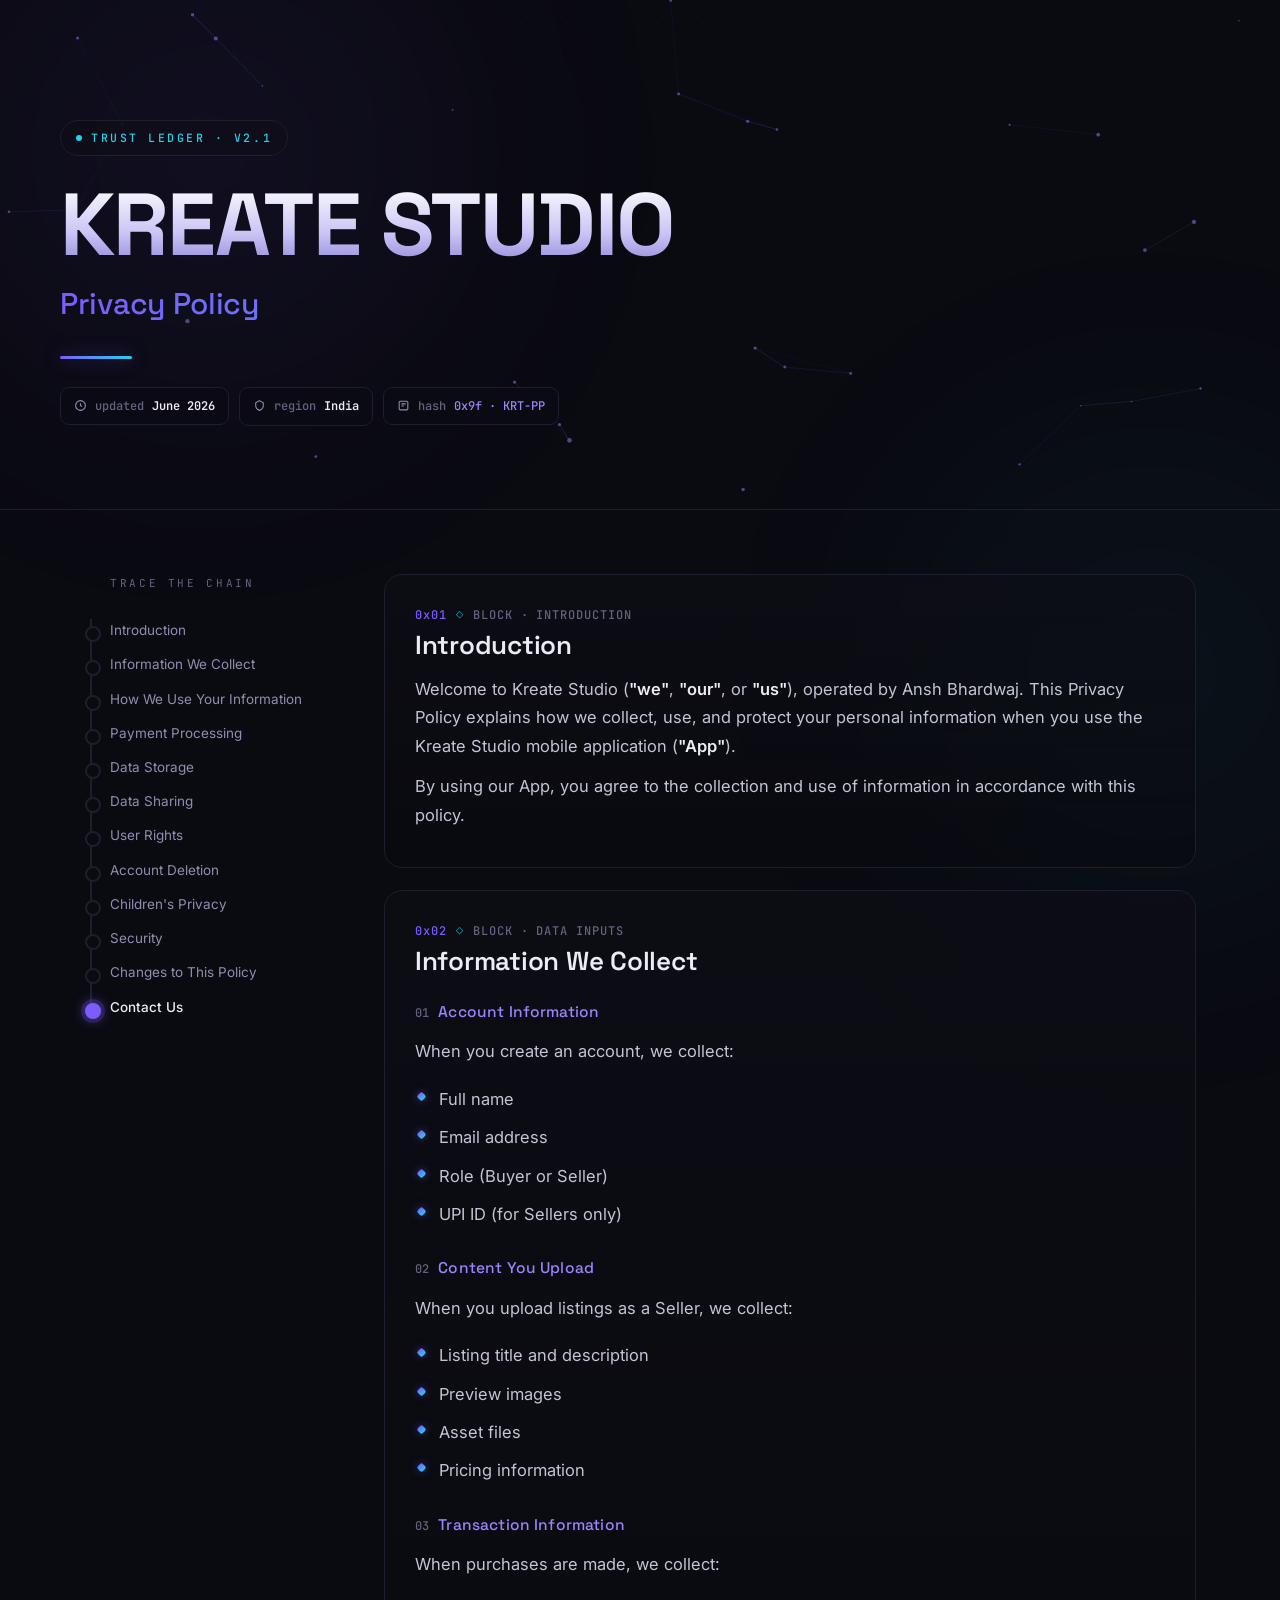
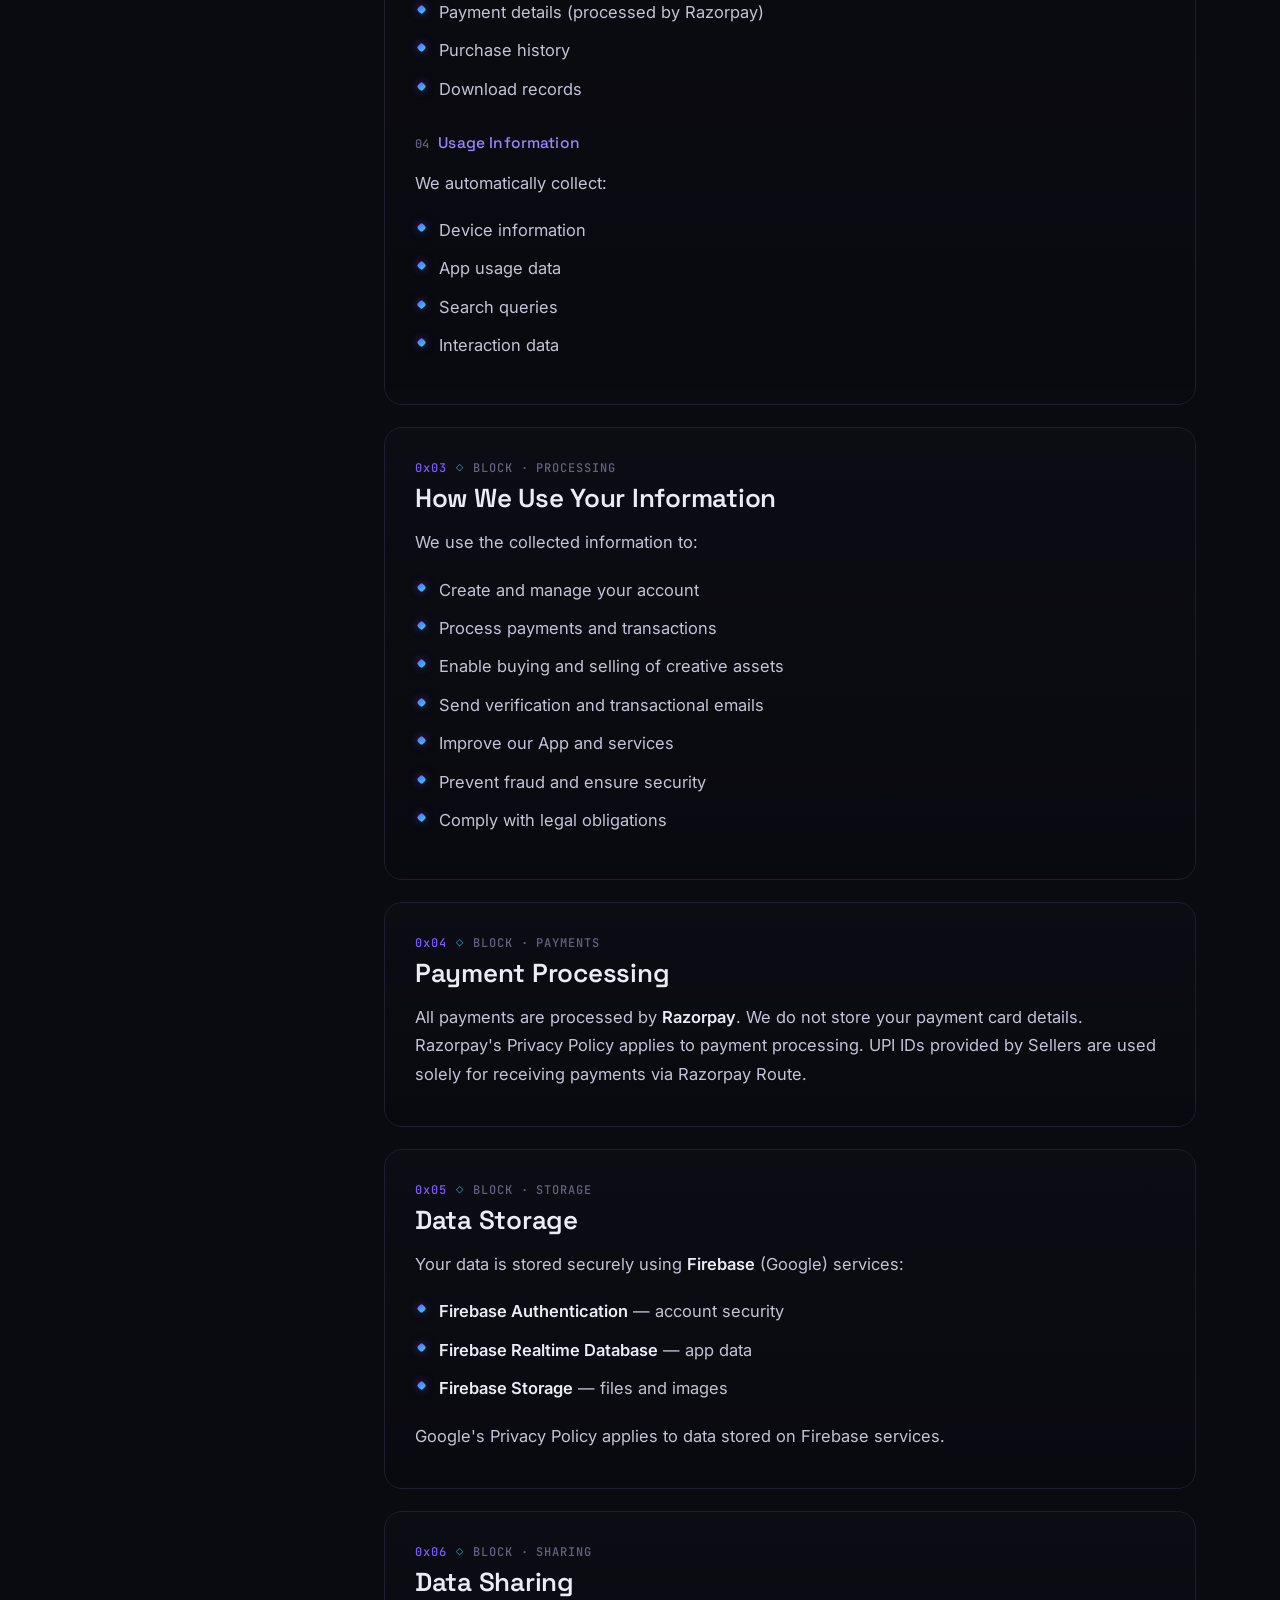
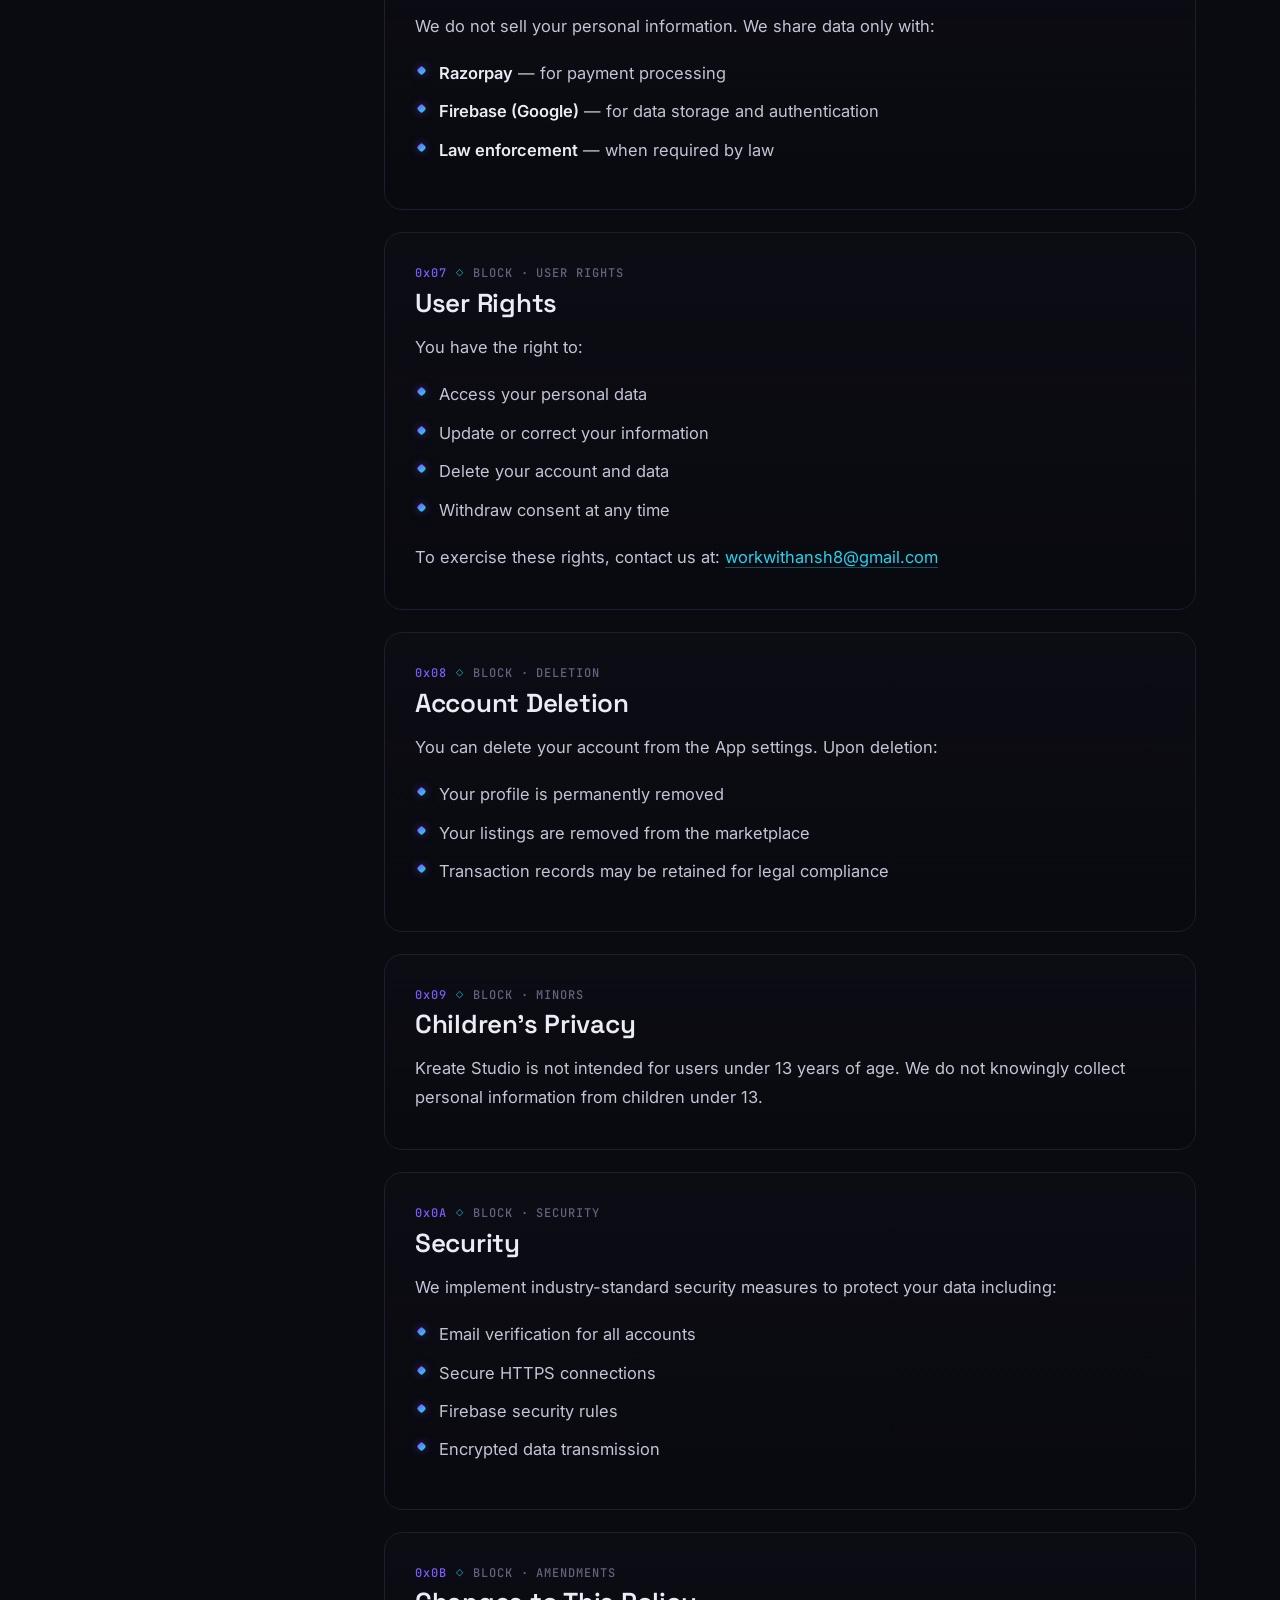
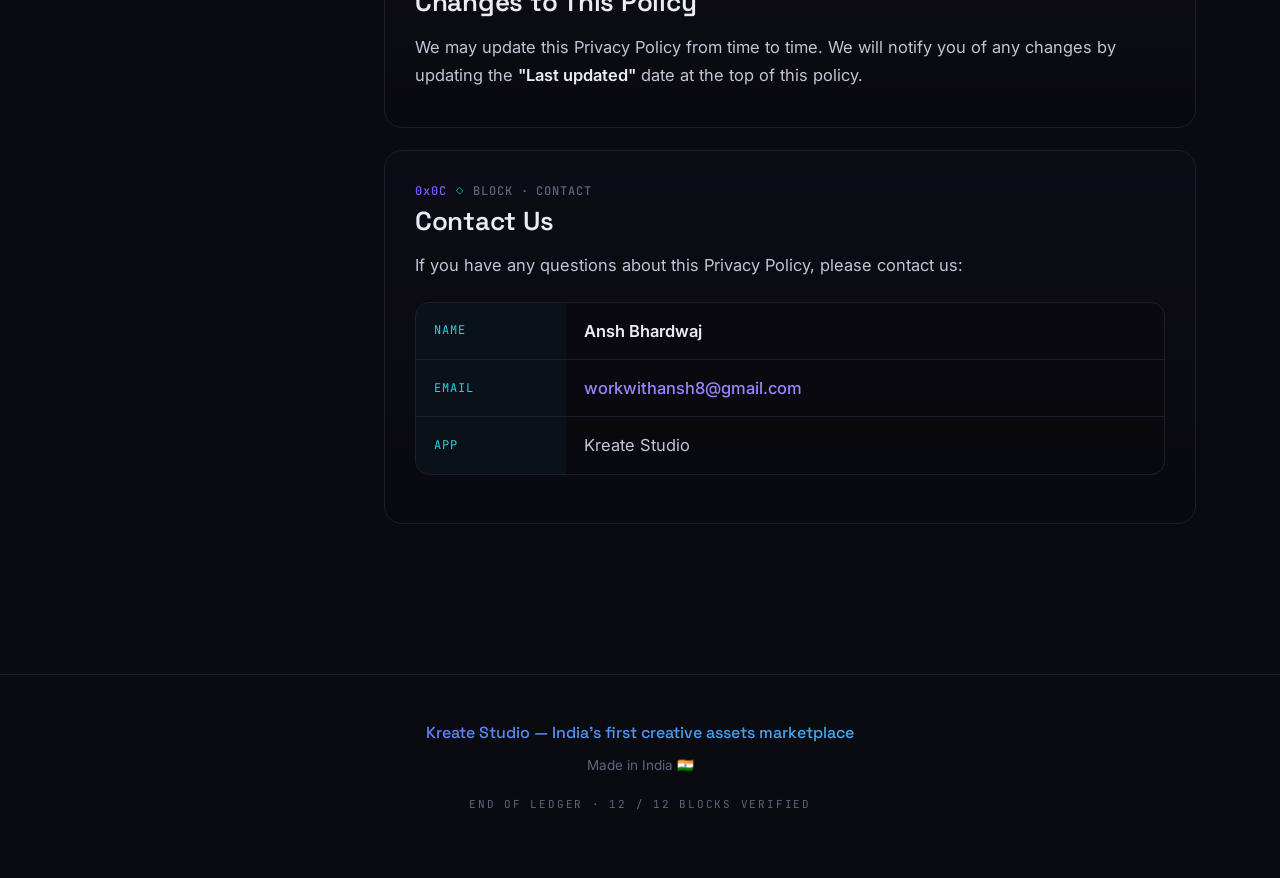
<file: kreate_studio_pp.html>
<!DOCTYPE html>
<html lang="en">
<head>
<meta charset="UTF-8">
<meta name="viewport" content="width=device-width, initial-scale=1.0">
<title>Privacy Policy — Kreate Studio</title>
<meta name="description" content="Privacy Policy for Kreate Studio, India's first creative assets marketplace.">
<link rel="preconnect" href="https://fonts.googleapis.com">
<link rel="preconnect" href="https://fonts.gstatic.com" crossorigin>
<link href="https://fonts.googleapis.com/css2?family=Space+Grotesk:wght@400;500;600;700&family=Inter:wght@400;450;500;600&family=JetBrains+Mono:wght@400;500;600&display=swap" rel="stylesheet">
<style>
  :root{
    --void:#08080C; --abyss:#0A0A11; --panel:#0E0E16; --panel-lift:#12121C;
    --edge:#1E1E2E;

    --iris:#7C5CFC; --iris-bright:#9B84FF; --cyan:#22D3EE;

    --text:#ECECF6; --body:#C4C4D6; --muted:#8E8EB0; --faint:#63637F;

    --grad:linear-gradient(100deg,var(--iris) 0%,var(--cyan) 100%);

    --display:'Space Grotesk',system-ui,sans-serif;
    --sans:'Inter',system-ui,-apple-system,sans-serif;
    --mono:'JetBrains Mono',ui-monospace,monospace;
    --maxw:1160px;
    --ease:cubic-bezier(.22,1,.36,1);
  }

  *{box-sizing:border-box;}
  html{scroll-behavior:smooth;}
  body{
    margin:0;font-family:var(--sans);font-size:16.5px;line-height:1.72;
    color:var(--body);background:var(--abyss);
    -webkit-font-smoothing:antialiased;text-rendering:optimizeLegibility;overflow-x:hidden;
  }
  body::before,body::after{
    content:"";position:fixed;z-index:-2;pointer-events:none;
    width:60vw;height:60vw;border-radius:50%;filter:blur(120px);opacity:.5;
  }
  body::before{top:-18vw;left:-14vw;background:radial-gradient(circle,rgba(124,92,252,.20),transparent 66%);}
  body::after{top:32vh;right:-20vw;background:radial-gradient(circle,rgba(34,211,238,.13),transparent 66%);}
  .grid-veil{
    position:fixed;inset:0;z-index:-3;pointer-events:none;opacity:.5;
    background-image:radial-gradient(rgba(124,92,252,.10) 1px,transparent 1px);
    background-size:34px 34px;
    -webkit-mask-image:radial-gradient(ellipse 80% 60% at 50% 0%,#000,transparent 75%);
            mask-image:radial-gradient(ellipse 80% 60% at 50% 0%,#000,transparent 75%);
  }
  ::selection{background:rgba(124,92,252,.35);color:#fff;}

  #progress{
    position:fixed;top:0;left:0;height:2px;width:0;z-index:60;background:var(--grad);
    box-shadow:0 0 12px rgba(124,92,252,.7),0 0 4px rgba(34,211,238,.8);transition:width .1s linear;
  }

  /* HERO */
  header.masthead{
    position:relative;overflow:hidden;
    padding:clamp(72px,12vw,120px) 24px clamp(56px,8vw,84px);
    border-bottom:1px solid var(--edge);
  }
  #mesh{position:absolute;inset:0;width:100%;height:100%;z-index:0;opacity:.9;}
  .masthead-inner{position:relative;z-index:2;max-width:var(--maxw);margin:0 auto;}

  .eyebrow{
    display:inline-flex;align-items:center;gap:9px;
    font-family:var(--mono);font-size:11.5px;font-weight:500;letter-spacing:.22em;
    text-transform:uppercase;color:var(--cyan);
    padding:7px 15px;border:1px solid var(--edge);border-radius:999px;
    background:rgba(14,14,22,.6);backdrop-filter:blur(8px);margin-bottom:26px;
  }
  .eyebrow .dot{width:6px;height:6px;border-radius:50%;background:var(--cyan);
    box-shadow:0 0 0 0 rgba(34,211,238,.6);animation:pulse 2.4s var(--ease) infinite;}
  @keyframes pulse{0%{box-shadow:0 0 0 0 rgba(34,211,238,.55);}70%{box-shadow:0 0 0 7px rgba(34,211,238,0);}100%{box-shadow:0 0 0 0 rgba(34,211,238,0);}}

  .wordmark{
    font-family:var(--display);font-weight:700;line-height:.98;
    font-size:clamp(44px,9vw,88px);letter-spacing:-.02em;margin:0;
    background:linear-gradient(180deg,#fff 0%,#C9C4F5 60%,#8E86D8 100%);
    -webkit-background-clip:text;background-clip:text;color:transparent;
  }
  .subtitle{
    font-family:var(--display);font-weight:500;font-size:clamp(19px,3.4vw,30px);
    letter-spacing:-.01em;margin:10px 0 0;color:transparent;
    background:var(--grad);-webkit-background-clip:text;background-clip:text;
  }
  .accent-rule{width:72px;height:3px;border:0;margin:26px 0 0;border-radius:2px;
    background:var(--grad);box-shadow:0 0 18px rgba(124,92,252,.5);}

  .meta-strip{display:flex;flex-wrap:wrap;gap:10px;margin-top:28px;}
  .chip{
    display:inline-flex;align-items:center;gap:8px;
    font-family:var(--mono);font-size:12px;font-weight:500;color:var(--muted);
    padding:8px 13px;border:1px solid var(--edge);border-radius:9px;
    background:rgba(12,12,20,.55);backdrop-filter:blur(8px);
  }
  .chip b{color:var(--text);font-weight:600;}
  .chip .k{color:var(--faint);}
  .chip svg{width:13px;height:13px;flex:none;}
  .chip .hash{color:var(--iris-bright);}

  /* SHELL */
  .shell{
    max-width:var(--maxw);margin:0 auto;padding:64px 24px 0;
    display:grid;grid-template-columns:236px 1fr;gap:64px;align-items:start;
  }

  /* CHAIN NAV */
  nav.chain{position:sticky;top:32px;}
  .chain-label{font-family:var(--mono);font-size:11px;letter-spacing:.24em;text-transform:uppercase;
    color:var(--faint);margin:0 0 20px;padding-left:26px;}
  .chain ol{list-style:none;margin:0;padding:0;position:relative;}
  .chain ol::before{content:"";position:absolute;left:6px;top:6px;bottom:6px;width:2px;background:var(--edge);}
  .chain ol::after{content:"";position:absolute;left:5px;width:4px;height:var(--fill,0px);top:6px;
    background:var(--grad);border-radius:2px;box-shadow:0 0 10px rgba(124,92,252,.7);transition:height .25s var(--ease);}
  .chain li{position:relative;}
  .chain a{display:block;position:relative;text-decoration:none;color:var(--muted);
    font-size:13.5px;line-height:1.35;padding:8px 0 8px 26px;
    transition:color .2s var(--ease),transform .2s var(--ease);}
  .chain a::before{content:"";position:absolute;left:1px;top:13px;width:12px;height:12px;border-radius:50%;
    background:var(--abyss);border:2px solid var(--edge);transition:all .25s var(--ease);z-index:2;}
  .chain a:hover{color:var(--text);transform:translateX(2px);}
  .chain a:hover::before{border-color:var(--iris);}
  .chain a.active{color:var(--text);font-weight:500;}
  .chain a.active::before{border-color:var(--iris);background:var(--iris);
    box-shadow:0 0 0 4px rgba(124,92,252,.18),0 0 14px rgba(124,92,252,.7);}
  .chain a:focus-visible{outline:2px solid var(--cyan);outline-offset:3px;border-radius:6px;}
  .chain-mobile-toggle{display:none;}

  /* CONTENT */
  main{min-width:0;padding-bottom:80px;}
  .block{
    position:relative;scroll-margin-top:28px;padding:30px 30px 26px;margin:0 0 22px;
    border:1px solid var(--edge);border-radius:18px;
    background:linear-gradient(180deg,rgba(14,14,22,.66),rgba(9,9,15,.5));
    opacity:0;transform:translateY(22px);
    transition:opacity .7s var(--ease),transform .7s var(--ease),border-color .3s var(--ease),box-shadow .3s var(--ease);
  }
  .block.in{opacity:1;transform:none;}
  .block:hover{border-color:#2b2b40;box-shadow:0 20px 50px -32px rgba(0,0,0,.9),0 0 0 1px rgba(124,92,252,.05) inset;}
  .block::after{content:"";position:absolute;left:30px;right:30px;top:0;height:1px;
    background:linear-gradient(90deg,transparent,rgba(124,92,252,.4),transparent);opacity:0;transition:opacity .3s var(--ease);}
  .block:hover::after{opacity:1;}

  .block-index{font-family:var(--mono);font-size:12px;font-weight:500;letter-spacing:.08em;
    color:var(--faint);display:flex;align-items:center;gap:9px;margin-bottom:2px;}
  .block-index .hash{color:var(--iris);}
  .block-index .glyph{color:var(--cyan);opacity:.7;}

  h2{font-family:var(--display);font-weight:600;letter-spacing:-.01em;color:var(--text);
    font-size:clamp(21px,2.6vw,26px);margin:4px 0 14px;line-height:1.2;}
  h3{font-family:var(--display);font-weight:500;color:var(--iris-bright);font-size:15.5px;
    letter-spacing:.01em;margin:22px 0 4px;display:flex;align-items:baseline;gap:9px;}
  h3 .n{font-family:var(--mono);font-size:12px;color:var(--faint);}

  p{margin:12px 0;color:var(--body);}
  strong{color:var(--text);font-weight:600;}
  a.inline{color:var(--cyan);text-decoration:none;border-bottom:1px solid rgba(34,211,238,.35);
    transition:border-color .2s var(--ease),color .2s var(--ease);}
  a.inline:hover{color:#7ff0ff;border-bottom-color:var(--cyan);}

  ul{margin:14px 0;padding-left:0;list-style:none;}
  ul li{position:relative;padding:5px 0 5px 24px;color:var(--body);}
  ul li::before{content:"";position:absolute;left:3px;top:13px;width:7px;height:7px;border-radius:2px;
    background:var(--grad);transform:rotate(45deg);box-shadow:0 0 8px rgba(124,92,252,.5);}

  /* info card */
  .card{border:1px solid var(--edge);border-radius:14px;overflow:hidden;margin:22px 0;background:rgba(9,9,15,.5);}
  .card-row{display:grid;grid-template-columns:150px 1fr;border-top:1px solid var(--edge);}
  .card-row:first-child{border-top:0;}
  .card-row dt{font-family:var(--mono);font-size:12px;letter-spacing:.08em;text-transform:uppercase;
    color:var(--cyan);background:rgba(34,211,238,.045);padding:14px 18px;margin:0;display:flex;align-items:center;}
  .card-row dd{padding:14px 18px;margin:0;color:var(--body);}
  .card-row dd strong{color:var(--text);}
  .card-row dd a{color:var(--iris-bright);font-weight:500;text-decoration:none;}
  .card-row dd a:hover{color:#fff;}

  /* footer */
  footer{border-top:1px solid var(--edge);margin-top:48px;padding:44px 24px 64px;text-align:center;}
  .footer-inner{max-width:var(--maxw);margin:0 auto;color:var(--muted);}
  .footer-inner .tag{font-family:var(--display);font-weight:500;font-size:16px;color:transparent;
    background:var(--grad);-webkit-background-clip:text;background-clip:text;}
  .footer-inner .made{margin-top:8px;font-size:13.5px;color:var(--faint);}
  .footer-inner .sig{font-family:var(--mono);font-size:11px;letter-spacing:.16em;color:var(--faint);
    margin-top:18px;text-transform:uppercase;}

  /* RESPONSIVE */
  @media (max-width:900px){
    .shell{grid-template-columns:1fr;gap:0;padding-top:38px;}
    nav.chain{position:static;margin-bottom:26px;}
    .chain-mobile-toggle{display:flex;align-items:center;justify-content:space-between;width:100%;
      font-family:var(--mono);font-size:12px;letter-spacing:.16em;text-transform:uppercase;color:var(--text);
      cursor:pointer;padding:15px 18px;border:1px solid var(--edge);border-radius:12px;background:var(--panel);}
    .chain-mobile-toggle .caret{color:var(--cyan);transition:transform .3s var(--ease);}
    nav.chain.open .chain-mobile-toggle .caret{transform:rotate(180deg);}
    .chain-label{display:none;}
    .chain-body{max-height:0;overflow:hidden;transition:max-height .4s var(--ease);}
    nav.chain.open .chain-body{max-height:900px;}
    .chain-body-pad{padding:20px 6px 6px;}
    .chain ol{columns:2;column-gap:22px;}
    .chain ol::before,.chain ol::after{display:none;}
    .chain a{padding-left:22px;break-inside:avoid;}
    .chain a::before{top:12px;}
    .block{padding:24px 20px 22px;}
    .block::after{left:20px;right:20px;}
    .card-row{grid-template-columns:1fr;}
    .card-row dt{border-bottom:1px solid var(--edge);}
  }
  @media (max-width:480px){ body{font-size:16px;} h3{flex-wrap:wrap;} }

  @media (prefers-reduced-motion:reduce){
    html{scroll-behavior:auto;}
    *,*::before,*::after{animation:none !important;transition:none !important;}
    .block{opacity:1;transform:none;}
    #mesh{display:none;}
    #progress{transition:none;}
  }
</style>
</head>
<body>
<div class="grid-veil" aria-hidden="true"></div>
<div id="progress" aria-hidden="true"></div>

<header class="masthead">
  <canvas id="mesh" aria-hidden="true"></canvas>
  <div class="masthead-inner">
    <span class="eyebrow"><span class="dot"></span>Trust Ledger · v2.1</span>
    <h1 class="wordmark">KREATE STUDIO</h1>
    <p class="subtitle">Privacy Policy</p>
    <hr class="accent-rule">
    <div class="meta-strip">
      <span class="chip">
        <svg viewBox="0 0 24 24" fill="none" stroke="currentColor" stroke-width="2"><path d="M12 8v4l3 2"/><circle cx="12" cy="12" r="9"/></svg>
        <span class="k">updated</span> <b>June 2026</b>
      </span>
      <span class="chip">
        <svg viewBox="0 0 24 24" fill="none" stroke="currentColor" stroke-width="2"><path d="M12 3l7 4v5c0 4.5-3 7.5-7 9-4-1.5-7-4.5-7-9V7z"/></svg>
        <span class="k">region</span> <b>India</b>
      </span>
      <span class="chip">
        <svg viewBox="0 0 24 24" fill="none" stroke="currentColor" stroke-width="2"><rect x="4" y="4" width="16" height="16" rx="2"/><path d="M8 9h8M8 13h5"/></svg>
        <span class="k">hash</span> <span class="hash">0x9f · KRT-PP</span>
      </span>
    </div>
  </div>
</header>

<div class="shell">
  <nav class="chain" id="chainNav" aria-label="Table of contents">
    <div class="chain-mobile-toggle" id="chainToggle" role="button" tabindex="0" aria-expanded="true" aria-controls="chainBody">
      <span>Contents · 12 blocks</span><span class="caret">⌄</span>
    </div>
    <div class="chain-body" id="chainBody">
      <div class="chain-body-pad">
        <p class="chain-label">Trace the chain</p>
        <ol id="chainList">
          <li><a href="#introduction">Introduction</a></li>
          <li><a href="#collect">Information We Collect</a></li>
          <li><a href="#use">How We Use Your Information</a></li>
          <li><a href="#payments">Payment Processing</a></li>
          <li><a href="#storage">Data Storage</a></li>
          <li><a href="#sharing">Data Sharing</a></li>
          <li><a href="#rights">User Rights</a></li>
          <li><a href="#deletion">Account Deletion</a></li>
          <li><a href="#children">Children's Privacy</a></li>
          <li><a href="#security">Security</a></li>
          <li><a href="#changes">Changes to This Policy</a></li>
          <li><a href="#contact">Contact Us</a></li>
        </ol>
      </div>
    </div>
  </nav>

  <main>
    <section id="introduction" class="block">
      <div class="block-index"><span class="hash">0x01</span><span class="glyph">◇</span> BLOCK · INTRODUCTION</div>
      <h2>Introduction</h2>
      <p>Welcome to Kreate Studio (<strong>"we"</strong>, <strong>"our"</strong>, or <strong>"us"</strong>),
      operated by Ansh Bhardwaj. This Privacy Policy explains how we collect, use, and protect your personal
      information when you use the Kreate Studio mobile application (<strong>"App"</strong>).</p>
      <p>By using our App, you agree to the collection and use of information in accordance with this policy.</p>
    </section>

    <section id="collect" class="block">
      <div class="block-index"><span class="hash">0x02</span><span class="glyph">◇</span> BLOCK · DATA INPUTS</div>
      <h2>Information We Collect</h2>

      <h3><span class="n">01</span> Account Information</h3>
      <p>When you create an account, we collect:</p>
      <ul>
        <li>Full name</li>
        <li>Email address</li>
        <li>Role (Buyer or Seller)</li>
        <li>UPI ID (for Sellers only)</li>
      </ul>

      <h3><span class="n">02</span> Content You Upload</h3>
      <p>When you upload listings as a Seller, we collect:</p>
      <ul>
        <li>Listing title and description</li>
        <li>Preview images</li>
        <li>Asset files</li>
        <li>Pricing information</li>
      </ul>

      <h3><span class="n">03</span> Transaction Information</h3>
      <p>When purchases are made, we collect:</p>
      <ul>
        <li>Payment details (processed by Razorpay)</li>
        <li>Purchase history</li>
        <li>Download records</li>
      </ul>

      <h3><span class="n">04</span> Usage Information</h3>
      <p>We automatically collect:</p>
      <ul>
        <li>Device information</li>
        <li>App usage data</li>
        <li>Search queries</li>
        <li>Interaction data</li>
      </ul>
    </section>

    <section id="use" class="block">
      <div class="block-index"><span class="hash">0x03</span><span class="glyph">◇</span> BLOCK · PROCESSING</div>
      <h2>How We Use Your Information</h2>
      <p>We use the collected information to:</p>
      <ul>
        <li>Create and manage your account</li>
        <li>Process payments and transactions</li>
        <li>Enable buying and selling of creative assets</li>
        <li>Send verification and transactional emails</li>
        <li>Improve our App and services</li>
        <li>Prevent fraud and ensure security</li>
        <li>Comply with legal obligations</li>
      </ul>
    </section>

    <section id="payments" class="block">
      <div class="block-index"><span class="hash">0x04</span><span class="glyph">◇</span> BLOCK · PAYMENTS</div>
      <h2>Payment Processing</h2>
      <p>All payments are processed by <strong>Razorpay</strong>. We do not store your payment card details.
      Razorpay's Privacy Policy applies to payment processing. UPI IDs provided by Sellers are used solely for
      receiving payments via Razorpay Route.</p>
    </section>

    <section id="storage" class="block">
      <div class="block-index"><span class="hash">0x05</span><span class="glyph">◇</span> BLOCK · STORAGE</div>
      <h2>Data Storage</h2>
      <p>Your data is stored securely using <strong>Firebase</strong> (Google) services:</p>
      <ul>
        <li><strong>Firebase Authentication</strong> — account security</li>
        <li><strong>Firebase Realtime Database</strong> — app data</li>
        <li><strong>Firebase Storage</strong> — files and images</li>
      </ul>
      <p>Google's Privacy Policy applies to data stored on Firebase services.</p>
    </section>

    <section id="sharing" class="block">
      <div class="block-index"><span class="hash">0x06</span><span class="glyph">◇</span> BLOCK · SHARING</div>
      <h2>Data Sharing</h2>
      <p>We do not sell your personal information. We share data only with:</p>
      <ul>
        <li><strong>Razorpay</strong> — for payment processing</li>
        <li><strong>Firebase (Google)</strong> — for data storage and authentication</li>
        <li><strong>Law enforcement</strong> — when required by law</li>
      </ul>
    </section>

    <section id="rights" class="block">
      <div class="block-index"><span class="hash">0x07</span><span class="glyph">◇</span> BLOCK · USER RIGHTS</div>
      <h2>User Rights</h2>
      <p>You have the right to:</p>
      <ul>
        <li>Access your personal data</li>
        <li>Update or correct your information</li>
        <li>Delete your account and data</li>
        <li>Withdraw consent at any time</li>
      </ul>
      <p>To exercise these rights, contact us at:
      <a class="inline" href="mailto:workwithansh8@gmail.com">workwithansh8@gmail.com</a></p>
    </section>

    <section id="deletion" class="block">
      <div class="block-index"><span class="hash">0x08</span><span class="glyph">◇</span> BLOCK · DELETION</div>
      <h2>Account Deletion</h2>
      <p>You can delete your account from the App settings. Upon deletion:</p>
      <ul>
        <li>Your profile is permanently removed</li>
        <li>Your listings are removed from the marketplace</li>
        <li>Transaction records may be retained for legal compliance</li>
      </ul>
    </section>

    <section id="children" class="block">
      <div class="block-index"><span class="hash">0x09</span><span class="glyph">◇</span> BLOCK · MINORS</div>
      <h2>Children's Privacy</h2>
      <p>Kreate Studio is not intended for users under 13 years of age. We do not knowingly collect personal
      information from children under 13.</p>
    </section>

    <section id="security" class="block">
      <div class="block-index"><span class="hash">0x0A</span><span class="glyph">◇</span> BLOCK · SECURITY</div>
      <h2>Security</h2>
      <p>We implement industry-standard security measures to protect your data including:</p>
      <ul>
        <li>Email verification for all accounts</li>
        <li>Secure HTTPS connections</li>
        <li>Firebase security rules</li>
        <li>Encrypted data transmission</li>
      </ul>
    </section>

    <section id="changes" class="block">
      <div class="block-index"><span class="hash">0x0B</span><span class="glyph">◇</span> BLOCK · AMENDMENTS</div>
      <h2>Changes to This Policy</h2>
      <p>We may update this Privacy Policy from time to time. We will notify you of any changes by updating the
      <strong>"Last updated"</strong> date at the top of this policy.</p>
    </section>

    <section id="contact" class="block">
      <div class="block-index"><span class="hash">0x0C</span><span class="glyph">◇</span> BLOCK · CONTACT</div>
      <h2>Contact Us</h2>
      <p>If you have any questions about this Privacy Policy, please contact us:</p>
      <dl class="card">
        <div class="card-row"><dt>Name</dt><dd><strong>Ansh Bhardwaj</strong></dd></div>
        <div class="card-row"><dt>Email</dt><dd><a href="mailto:workwithansh8@gmail.com">workwithansh8@gmail.com</a></dd></div>
        <div class="card-row"><dt>App</dt><dd>Kreate Studio</dd></div>
      </dl>
    </section>
  </main>
</div>

<footer>
  <div class="footer-inner">
    <div class="tag">Kreate Studio — India's first creative assets marketplace</div>
    <div class="made">Made in India 🇮🇳</div>
    <div class="sig">End of ledger · 12 / 12 blocks verified</div>
  </div>
</footer>

<script>
(function(){
  "use strict";
  var reduce = window.matchMedia('(prefers-reduced-motion:reduce)').matches;

  var bar = document.getElementById('progress');
  var chainList = document.getElementById('chainList');
  function onScroll(){
    var h = document.documentElement;
    var max = h.scrollHeight - h.clientHeight;
    var pct = max > 0 ? (h.scrollTop || document.body.scrollTop) / max * 100 : 0;
    bar.style.width = pct + '%';
    if (chainList){
      var full = chainList.getBoundingClientRect().height - 12;
      chainList.style.setProperty('--fill', Math.max(0, Math.min(full, full * pct/100)) + 'px');
    }
  }
  window.addEventListener('scroll', onScroll, {passive:true});
  window.addEventListener('resize', onScroll, {passive:true});
  onScroll();

  var links = Array.prototype.slice.call(document.querySelectorAll('.chain a'));
  var map = {};
  links.forEach(function(a){ map[a.getAttribute('href').slice(1)] = a; });
  var sections = Array.prototype.slice.call(document.querySelectorAll('main section'));

  if ('IntersectionObserver' in window){
    var current = null;
    var spy = new IntersectionObserver(function(entries){
      entries.forEach(function(e){
        if (e.isIntersecting){
          if (current) current.classList.remove('active');
          current = map[e.target.id];
          if (current) current.classList.add('active');
        }
      });
    }, {rootMargin:'-12% 0px -78% 0px', threshold:0});
    sections.forEach(function(s){ spy.observe(s); });

    var reveal = new IntersectionObserver(function(entries){
      entries.forEach(function(e){
        if (e.isIntersecting){ e.target.classList.add('in'); reveal.unobserve(e.target); }
      });
    }, {rootMargin:'0px 0px -8% 0px', threshold:0.05});
    sections.forEach(function(s){ reveal.observe(s); });
  } else {
    sections.forEach(function(s){ s.classList.add('in'); });
  }

  var nav = document.getElementById('chainNav');
  var toggle = document.getElementById('chainToggle');
  function isMobile(){ return window.matchMedia('(max-width:900px)').matches; }
  if (!isMobile()) nav.classList.add('open');
  function setOpen(open){ nav.classList.toggle('open', open); toggle.setAttribute('aria-expanded', open?'true':'false'); }
  toggle.addEventListener('click', function(){ setOpen(!nav.classList.contains('open')); });
  toggle.addEventListener('keydown', function(e){ if(e.key==='Enter'||e.key===' '){ e.preventDefault(); setOpen(!nav.classList.contains('open')); } });
  links.forEach(function(a){ a.addEventListener('click', function(){ if(isMobile()) setOpen(false); }); });
  window.addEventListener('resize', function(){ if(!isMobile()) nav.classList.add('open'); });

  if (reduce) return;
  var canvas = document.getElementById('mesh');
  if (!canvas || !canvas.getContext) return;
  var ctx = canvas.getContext('2d');
  var W, H, DPR, nodes = [], mouse = {x:-9999, y:-9999}, COUNT;
  function size(){
    var r = canvas.parentElement.getBoundingClientRect();
    DPR = Math.min(window.devicePixelRatio || 1, 2);
    W = r.width; H = r.height;
    canvas.width = W*DPR; canvas.height = H*DPR;
    canvas.style.width = W+'px'; canvas.style.height = H+'px';
    ctx.setTransform(DPR,0,0,DPR,0,0);
    COUNT = Math.max(26, Math.min(64, Math.round(W*H/22000)));
    nodes = [];
    for (var i=0;i<COUNT;i++) nodes.push({x:Math.random()*W,y:Math.random()*H,vx:(Math.random()-.5)*.28,vy:(Math.random()-.5)*.28,r:Math.random()*1.6+.7});
  }
  size();
  window.addEventListener('resize', size);
  canvas.parentElement.addEventListener('mousemove', function(e){
    var r = canvas.getBoundingClientRect(); mouse.x = e.clientX-r.left; mouse.y = e.clientY-r.top;
  });
  canvas.parentElement.addEventListener('mouseleave', function(){ mouse.x=-9999; mouse.y=-9999; });

  var LINK = 132, raf;
  function frame(){
    ctx.clearRect(0,0,W,H);
    for (var i=0;i<nodes.length;i++){
      var n = nodes[i];
      n.x+=n.vx; n.y+=n.vy;
      if (n.x<0||n.x>W) n.vx*=-1;
      if (n.y<0||n.y>H) n.vy*=-1;
      for (var j=i+1;j<nodes.length;j++){
        var m=nodes[j], dx=n.x-m.x, dy=n.y-m.y, d=Math.sqrt(dx*dx+dy*dy);
        if (d<LINK){ ctx.strokeStyle='rgba(124,92,252,'+(1-d/LINK)*0.28+')'; ctx.lineWidth=1;
          ctx.beginPath(); ctx.moveTo(n.x,n.y); ctx.lineTo(m.x,m.y); ctx.stroke(); }
      }
      var mdx=n.x-mouse.x, mdy=n.y-mouse.y, md=Math.sqrt(mdx*mdx+mdy*mdy), lit=md<150;
      if (lit){ ctx.strokeStyle='rgba(34,211,238,'+(1-md/150)*0.5+')'; ctx.lineWidth=1;
        ctx.beginPath(); ctx.moveTo(n.x,n.y); ctx.lineTo(mouse.x,mouse.y); ctx.stroke(); }
      ctx.beginPath(); ctx.arc(n.x,n.y,n.r,0,Math.PI*2);
      ctx.fillStyle = lit ? 'rgba(34,211,238,.9)' : 'rgba(155,132,255,.55)'; ctx.fill();
    }
    raf = requestAnimationFrame(frame);
  }
  raf = requestAnimationFrame(frame);
  document.addEventListener('visibilitychange', function(){
    if (document.hidden) cancelAnimationFrame(raf); else raf = requestAnimationFrame(frame);
  });
})();
</script>
</body>
</html>
</file>
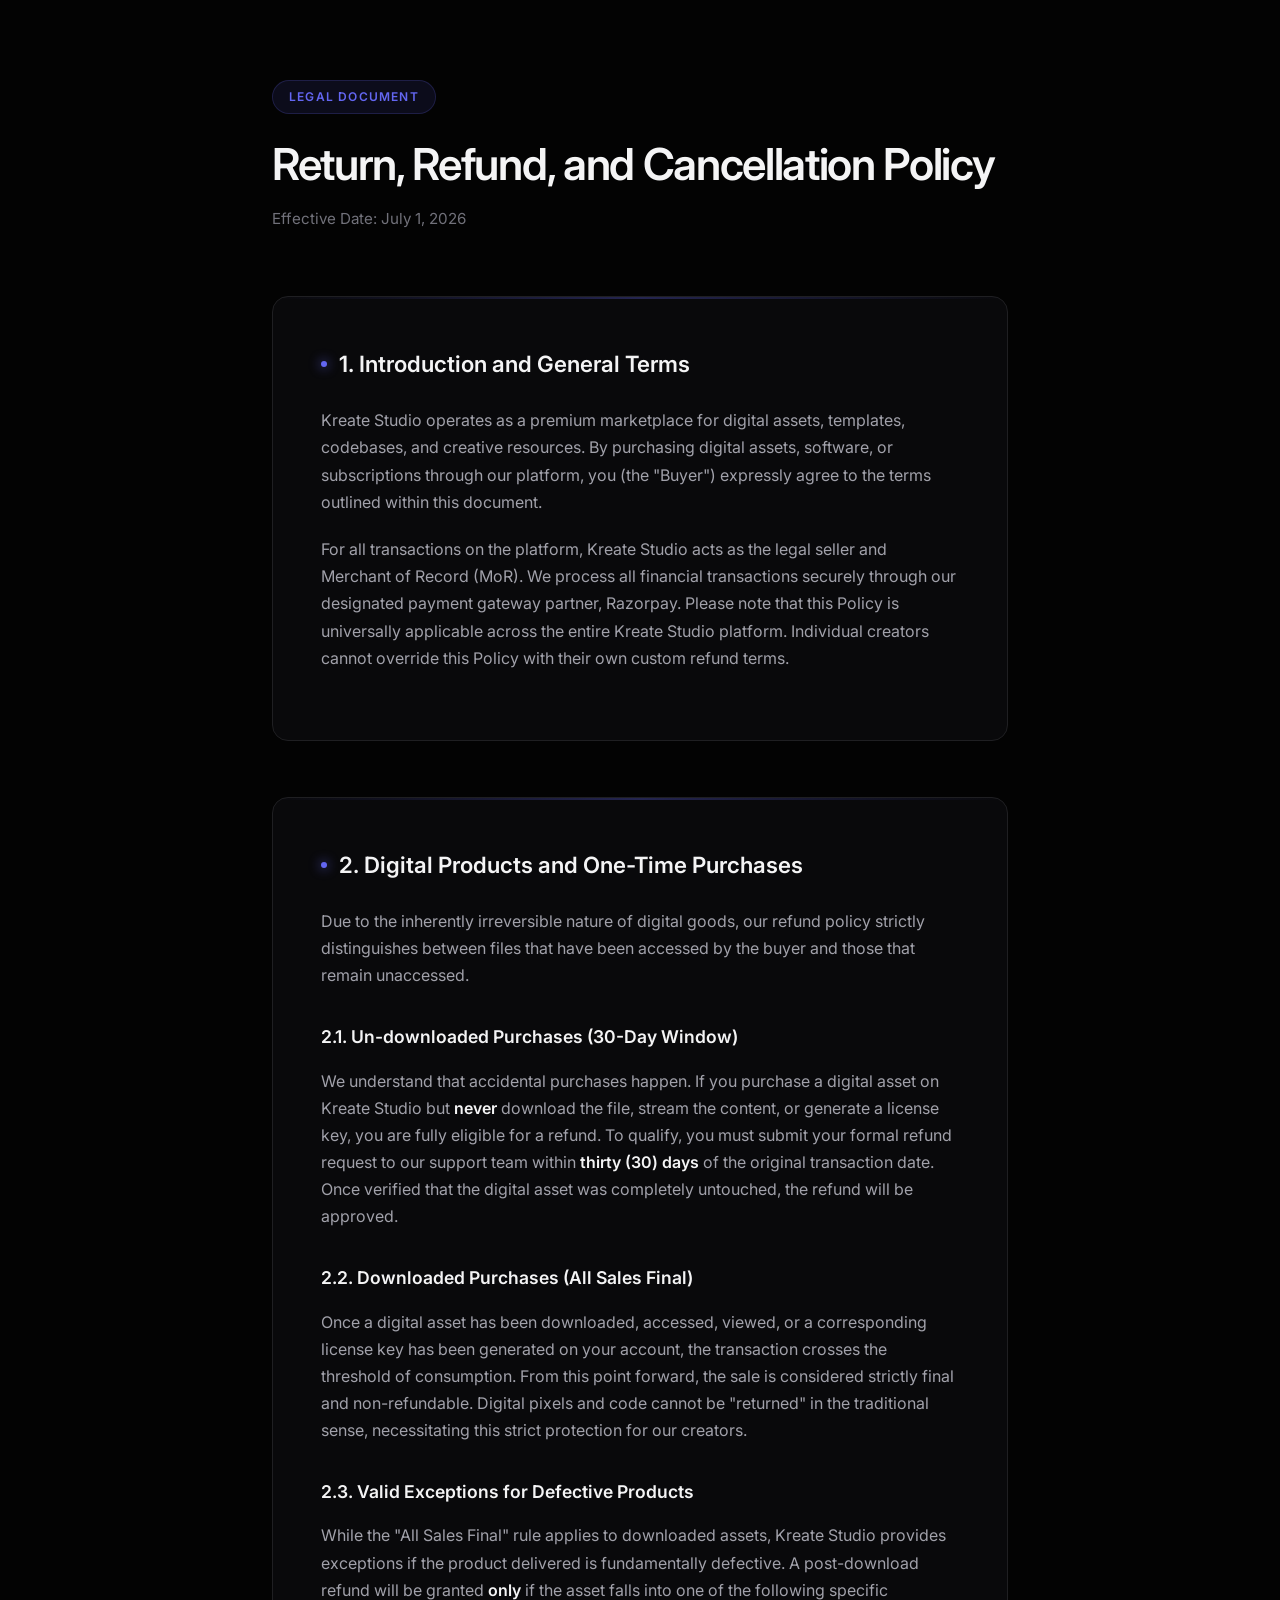
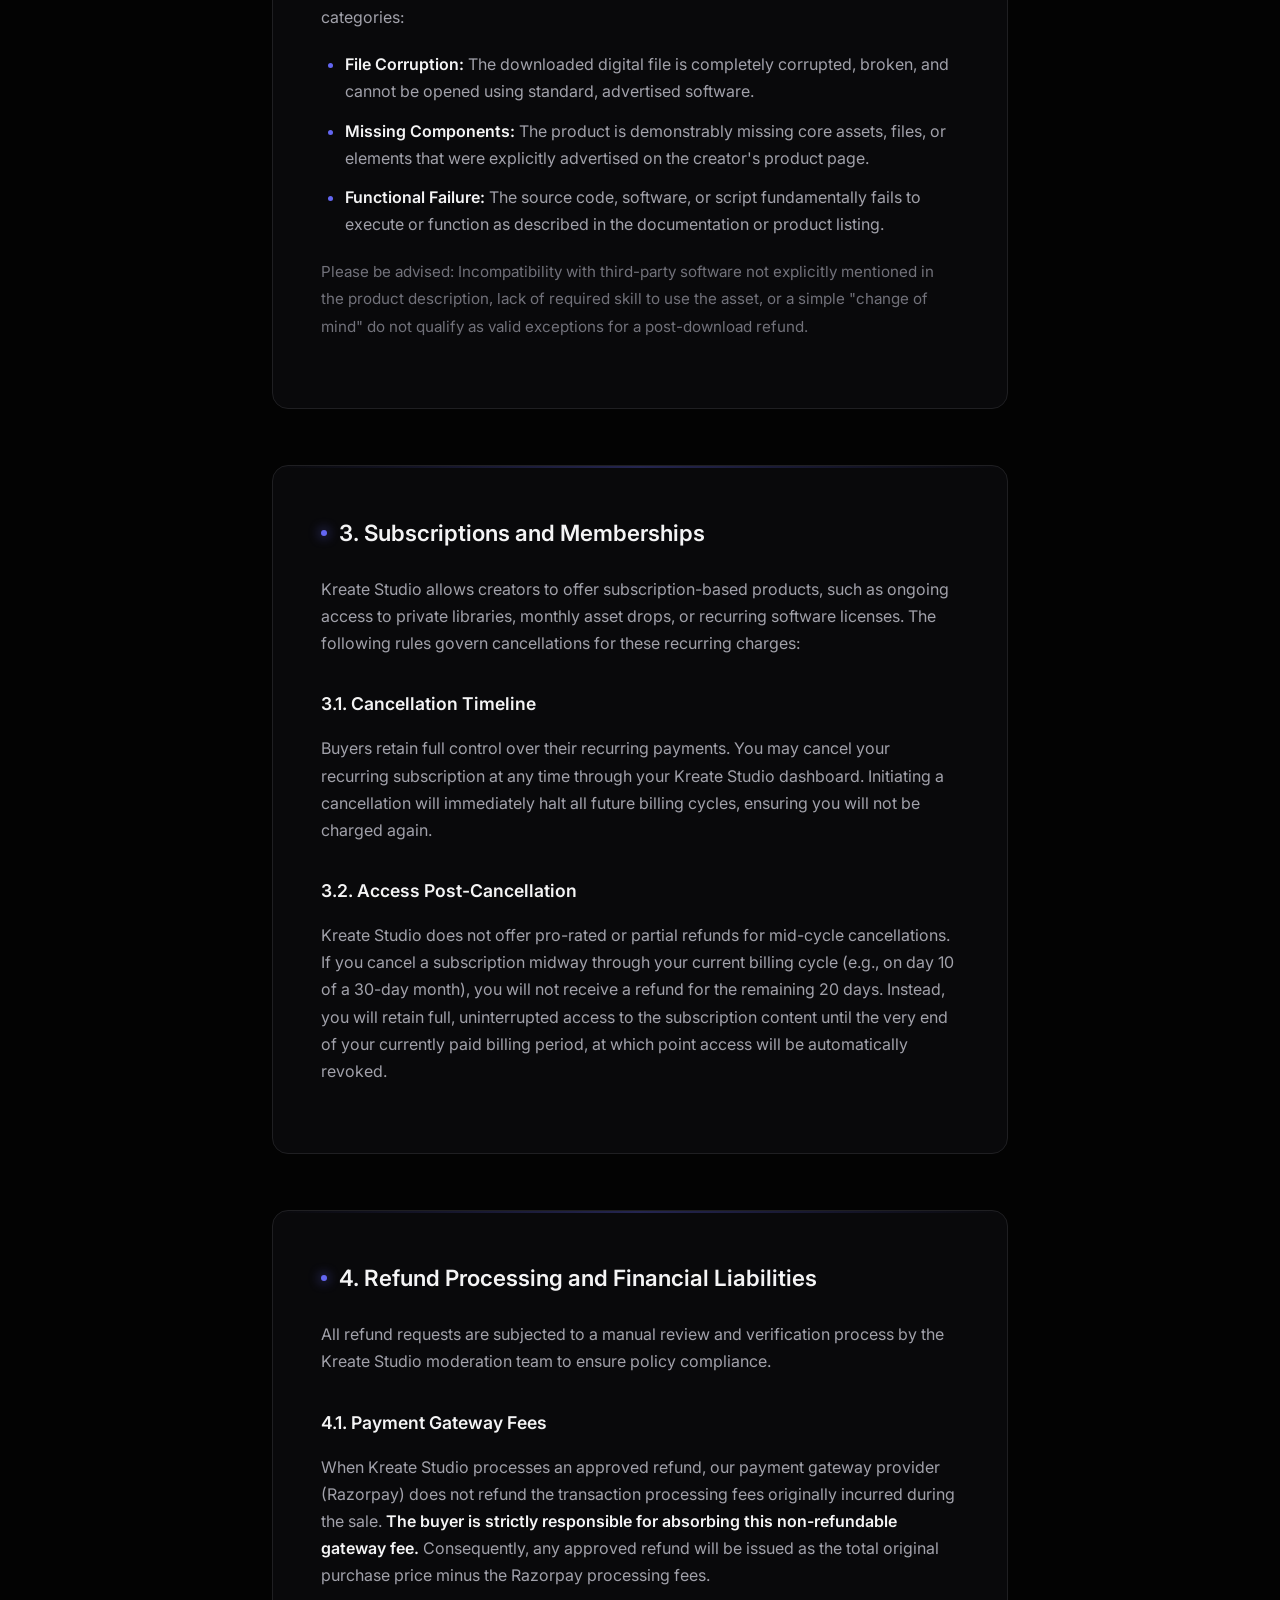
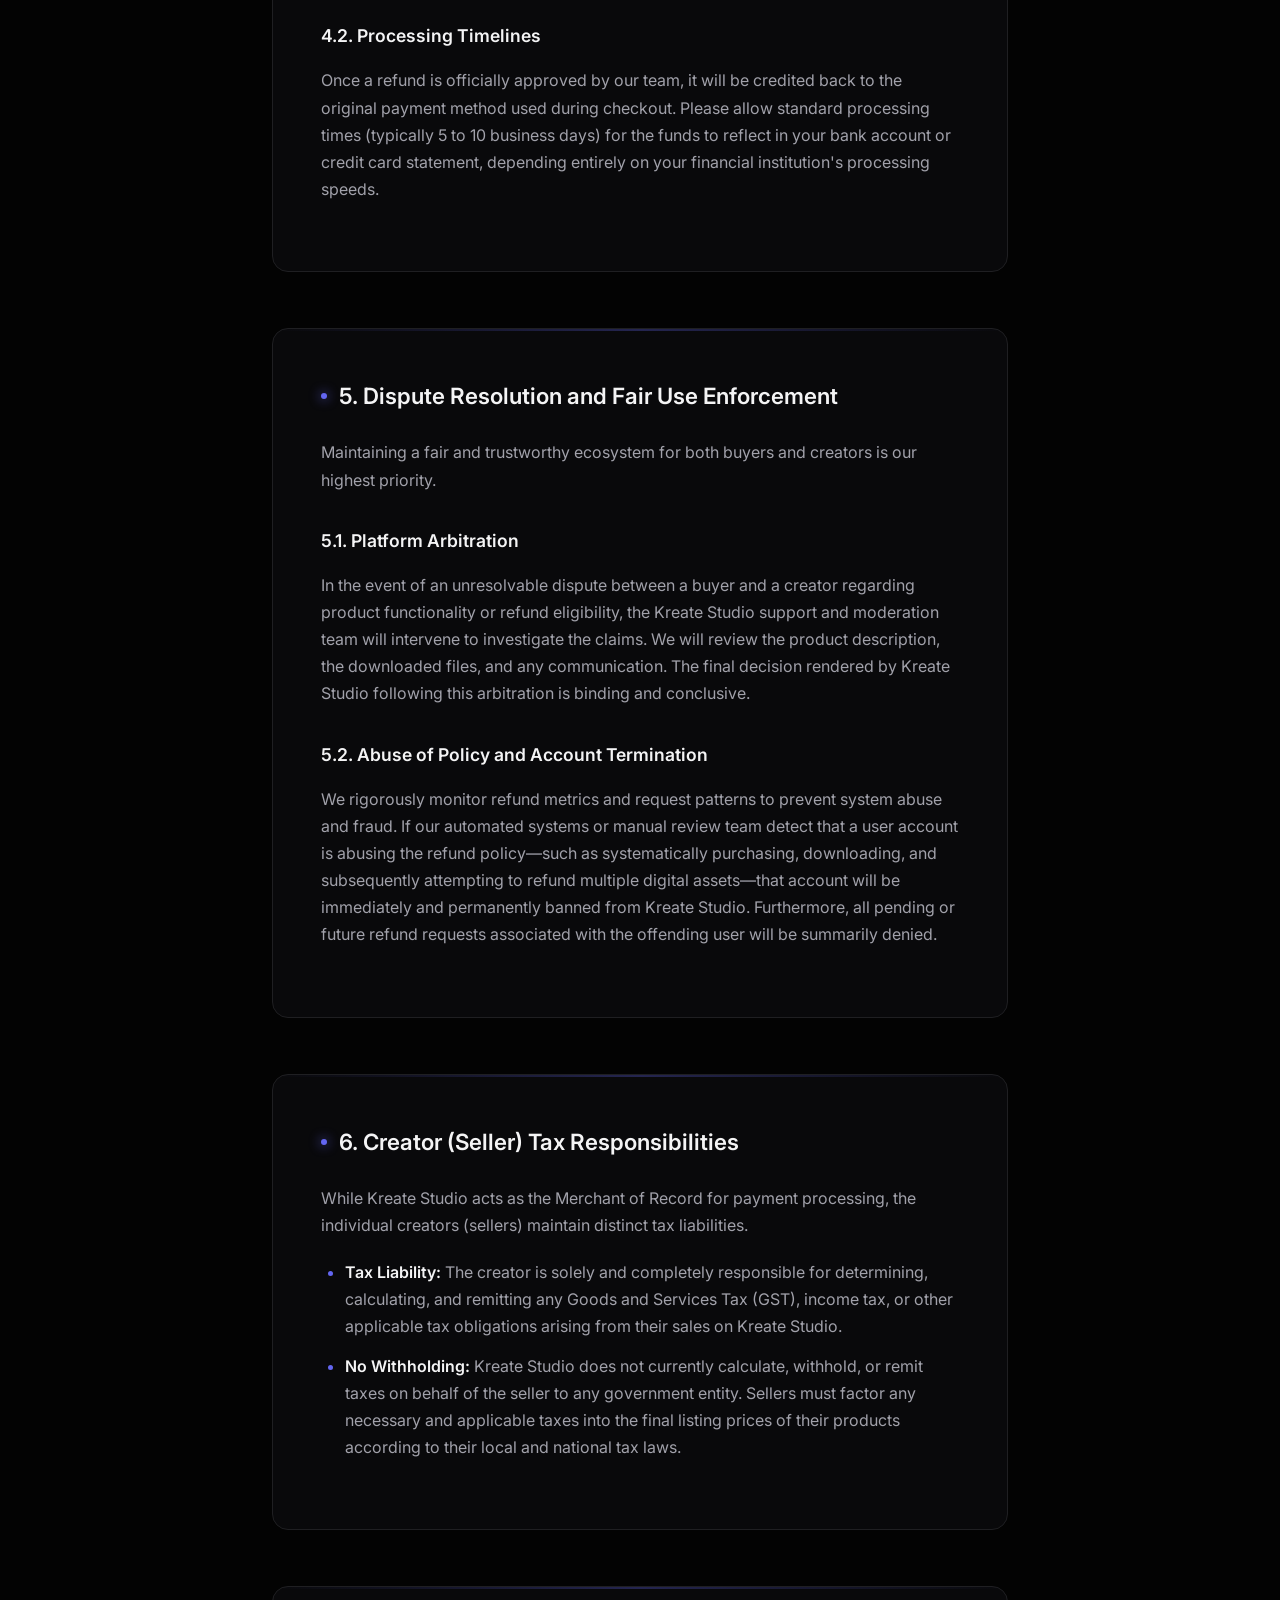
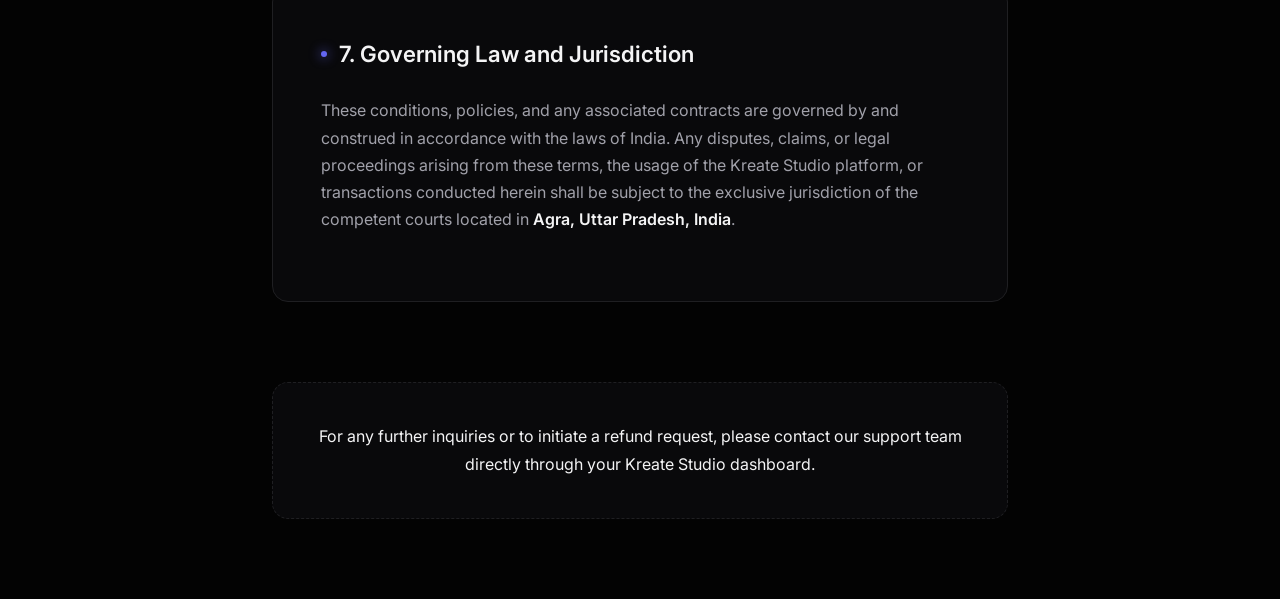
<file: refund and cancellation policy.html>
<!DOCTYPE html>
<html lang="en">
<head>
    <meta charset="UTF-8">
    <meta name="viewport" content="width=device-width, initial-scale=1.0">
    <title>Return, Refund, and Cancellation Policy | Kreate Studio</title>
    <style>
        @import url('https://fonts.googleapis.com/css2?family=Inter:wght@300;400;600&display=swap');
        
        :root {
            --bg-color: #030303;
            --text-color: #a1a1aa;
            --heading-color: #f4f4f5;
            --accent-color: #6366f1; /* Minimal AI indigo */
            --border-color: #1f1f22;
            --surface-color: #09090b;
        }

        * {
            box-sizing: border-box;
            margin: 0;
            padding: 0;
        }

        body {
            font-family: 'Inter', sans-serif;
            background-color: var(--bg-color);
            color: var(--text-color);
            line-height: 1.7;
            -webkit-font-smoothing: antialiased;
            -moz-osx-font-smoothing: grayscale;
        }

        .container {
            max-width: 800px;
            margin: 0 auto;
            padding: 5rem 2rem;
        }

        header {
            text-align: left;
            margin-bottom: 4rem;
        }

        .badge {
            display: inline-block;
            padding: 0.35rem 1rem;
            background: rgba(99, 102, 241, 0.1);
            color: var(--accent-color);
            border: 1px solid rgba(99, 102, 241, 0.2);
            border-radius: 9999px;
            font-size: 0.75rem;
            font-weight: 600;
            text-transform: uppercase;
            letter-spacing: 0.1em;
            margin-bottom: 1.5rem;
        }

        h1 {
            font-size: 2.75rem;
            color: var(--heading-color);
            margin-bottom: 1rem;
            font-weight: 600;
            letter-spacing: -0.03em;
            line-height: 1.2;
        }

        section {
            margin-bottom: 3.5rem;
            background: var(--surface-color);
            padding: 3rem;
            border-radius: 16px;
            border: 1px solid var(--border-color);
            position: relative;
            overflow: hidden;
        }

        /* Subtle glow effect for that "AI" aesthetic */
        section::before {
            content: '';
            position: absolute;
            top: 0;
            left: 0;
            width: 100%;
            height: 2px;
            background: linear-gradient(90deg, transparent, var(--accent-color), transparent);
            opacity: 0.3;
        }

        h2 {
            font-size: 1.4rem;
            color: var(--heading-color);
            margin-bottom: 1.5rem;
            font-weight: 600;
            display: flex;
            align-items: center;
        }

        h2::before {
            content: '';
            display: inline-block;
            width: 6px;
            height: 6px;
            background-color: var(--accent-color);
            border-radius: 50%;
            margin-right: 12px;
            box-shadow: 0 0 12px var(--accent-color);
        }

        h3 {
            font-size: 1.1rem;
            color: var(--heading-color);
            margin: 2rem 0 1rem 0;
            font-weight: 600;
        }

        p {
            margin-bottom: 1.25rem;
        }

        ul {
            margin-bottom: 1.25rem;
            padding-left: 1.5rem;
        }

        li {
            margin-bottom: 0.75rem;
            position: relative;
        }

        li::marker {
            color: var(--accent-color);
        }

        strong {
            color: var(--heading-color);
            font-weight: 600;
        }

        em {
            color: #71717a;
            font-style: normal;
            font-size: 0.95em;
        }

        .footer-contact {
            text-align: center;
            margin-top: 5rem;
            padding: 2.5rem;
            background: var(--surface-color);
            border-radius: 16px;
            border: 1px dashed var(--border-color);
        }

        .footer-contact p {
            margin-bottom: 0;
            color: var(--heading-color);
        }

        @media (max-width: 600px) {
            .container {
                padding: 3rem 1.5rem;
            }
            h1 {
                font-size: 2rem;
            }
            section {
                padding: 2rem 1.5rem;
            }
        }
    </style>
</head>
<body>
    <div class="container">
        <header>
            <div class="badge">Legal Document</div>
            <h1>Return, Refund, and Cancellation Policy</h1>
            <p style="color: #71717a; font-size: 0.95rem;">Effective Date: July 1, 2026</p>
        </header>

        <main>
            <section>
                <h2>1. Introduction and General Terms</h2>
                <p>Kreate Studio operates as a premium marketplace for digital assets, templates, codebases, and creative resources. By purchasing digital assets, software, or subscriptions through our platform, you (the "Buyer") expressly agree to the terms outlined within this document.</p>
                <p>For all transactions on the platform, Kreate Studio acts as the legal seller and Merchant of Record (MoR). We process all financial transactions securely through our designated payment gateway partner, Razorpay. Please note that this Policy is universally applicable across the entire Kreate Studio platform. Individual creators cannot override this Policy with their own custom refund terms.</p>
            </section>

            <section>
                <h2>2. Digital Products and One-Time Purchases</h2>
                <p>Due to the inherently irreversible nature of digital goods, our refund policy strictly distinguishes between files that have been accessed by the buyer and those that remain unaccessed.</p>
                
                <h3>2.1. Un-downloaded Purchases (30-Day Window)</h3>
                <p>We understand that accidental purchases happen. If you purchase a digital asset on Kreate Studio but <strong>never</strong> download the file, stream the content, or generate a license key, you are fully eligible for a refund. To qualify, you must submit your formal refund request to our support team within <strong>thirty (30) days</strong> of the original transaction date. Once verified that the digital asset was completely untouched, the refund will be approved.</p>

                <h3>2.2. Downloaded Purchases (All Sales Final)</h3>
                <p>Once a digital asset has been downloaded, accessed, viewed, or a corresponding license key has been generated on your account, the transaction crosses the threshold of consumption. From this point forward, the sale is considered strictly final and non-refundable. Digital pixels and code cannot be "returned" in the traditional sense, necessitating this strict protection for our creators.</p>

                <h3>2.3. Valid Exceptions for Defective Products</h3>
                <p>While the "All Sales Final" rule applies to downloaded assets, Kreate Studio provides exceptions if the product delivered is fundamentally defective. A post-download refund will be granted <strong>only</strong> if the asset falls into one of the following specific categories:</p>
                <ul>
                    <li><strong>File Corruption:</strong> The downloaded digital file is completely corrupted, broken, and cannot be opened using standard, advertised software.</li>
                    <li><strong>Missing Components:</strong> The product is demonstrably missing core assets, files, or elements that were explicitly advertised on the creator's product page.</li>
                    <li><strong>Functional Failure:</strong> The source code, software, or script fundamentally fails to execute or function as described in the documentation or product listing.</li>
                </ul>
                <p><em>Please be advised: Incompatibility with third-party software not explicitly mentioned in the product description, lack of required skill to use the asset, or a simple "change of mind" do not qualify as valid exceptions for a post-download refund.</em></p>
            </section>

            <section>
                <h2>3. Subscriptions and Memberships</h2>
                <p>Kreate Studio allows creators to offer subscription-based products, such as ongoing access to private libraries, monthly asset drops, or recurring software licenses. The following rules govern cancellations for these recurring charges:</p>
                
                <h3>3.1. Cancellation Timeline</h3>
                <p>Buyers retain full control over their recurring payments. You may cancel your recurring subscription at any time through your Kreate Studio dashboard. Initiating a cancellation will immediately halt all future billing cycles, ensuring you will not be charged again.</p>

                <h3>3.2. Access Post-Cancellation</h3>
                <p>Kreate Studio does not offer pro-rated or partial refunds for mid-cycle cancellations. If you cancel a subscription midway through your current billing cycle (e.g., on day 10 of a 30-day month), you will not receive a refund for the remaining 20 days. Instead, you will retain full, uninterrupted access to the subscription content until the very end of your currently paid billing period, at which point access will be automatically revoked.</p>
            </section>

            <section>
                <h2>4. Refund Processing and Financial Liabilities</h2>
                <p>All refund requests are subjected to a manual review and verification process by the Kreate Studio moderation team to ensure policy compliance.</p>
                
                <h3>4.1. Payment Gateway Fees</h3>
                <p>When Kreate Studio processes an approved refund, our payment gateway provider (Razorpay) does not refund the transaction processing fees originally incurred during the sale. <strong>The buyer is strictly responsible for absorbing this non-refundable gateway fee.</strong> Consequently, any approved refund will be issued as the total original purchase price minus the Razorpay processing fees.</p>

                <h3>4.2. Processing Timelines</h3>
                <p>Once a refund is officially approved by our team, it will be credited back to the original payment method used during checkout. Please allow standard processing times (typically 5 to 10 business days) for the funds to reflect in your bank account or credit card statement, depending entirely on your financial institution's processing speeds.</p>
            </section>

            <section>
                <h2>5. Dispute Resolution and Fair Use Enforcement</h2>
                <p>Maintaining a fair and trustworthy ecosystem for both buyers and creators is our highest priority.</p>
                
                <h3>5.1. Platform Arbitration</h3>
                <p>In the event of an unresolvable dispute between a buyer and a creator regarding product functionality or refund eligibility, the Kreate Studio support and moderation team will intervene to investigate the claims. We will review the product description, the downloaded files, and any communication. The final decision rendered by Kreate Studio following this arbitration is binding and conclusive.</p>

                <h3>5.2. Abuse of Policy and Account Termination</h3>
                <p>We rigorously monitor refund metrics and request patterns to prevent system abuse and fraud. If our automated systems or manual review team detect that a user account is abusing the refund policy—such as systematically purchasing, downloading, and subsequently attempting to refund multiple digital assets—that account will be immediately and permanently banned from Kreate Studio. Furthermore, all pending or future refund requests associated with the offending user will be summarily denied.</p>
            </section>

            <section>
                <h2>6. Creator (Seller) Tax Responsibilities</h2>
                <p>While Kreate Studio acts as the Merchant of Record for payment processing, the individual creators (sellers) maintain distinct tax liabilities.</p>
                <ul>
                    <li><strong>Tax Liability:</strong> The creator is solely and completely responsible for determining, calculating, and remitting any Goods and Services Tax (GST), income tax, or other applicable tax obligations arising from their sales on Kreate Studio.</li>
                    <li><strong>No Withholding:</strong> Kreate Studio does not currently calculate, withhold, or remit taxes on behalf of the seller to any government entity. Sellers must factor any necessary and applicable taxes into the final listing prices of their products according to their local and national tax laws.</li>
                </ul>
            </section>

            <section>
                <h2>7. Governing Law and Jurisdiction</h2>
                <p>These conditions, policies, and any associated contracts are governed by and construed in accordance with the laws of India. Any disputes, claims, or legal proceedings arising from these terms, the usage of the Kreate Studio platform, or transactions conducted herein shall be subject to the exclusive jurisdiction of the competent courts located in <strong>Agra, Uttar Pradesh, India</strong>.</p>
            </section>
            
            <div class="footer-contact">
                <p>For any further inquiries or to initiate a refund request, please contact our support team directly through your Kreate Studio dashboard.</p>
            </div>
        </main>
    </div>
</body>
</html>
</file>
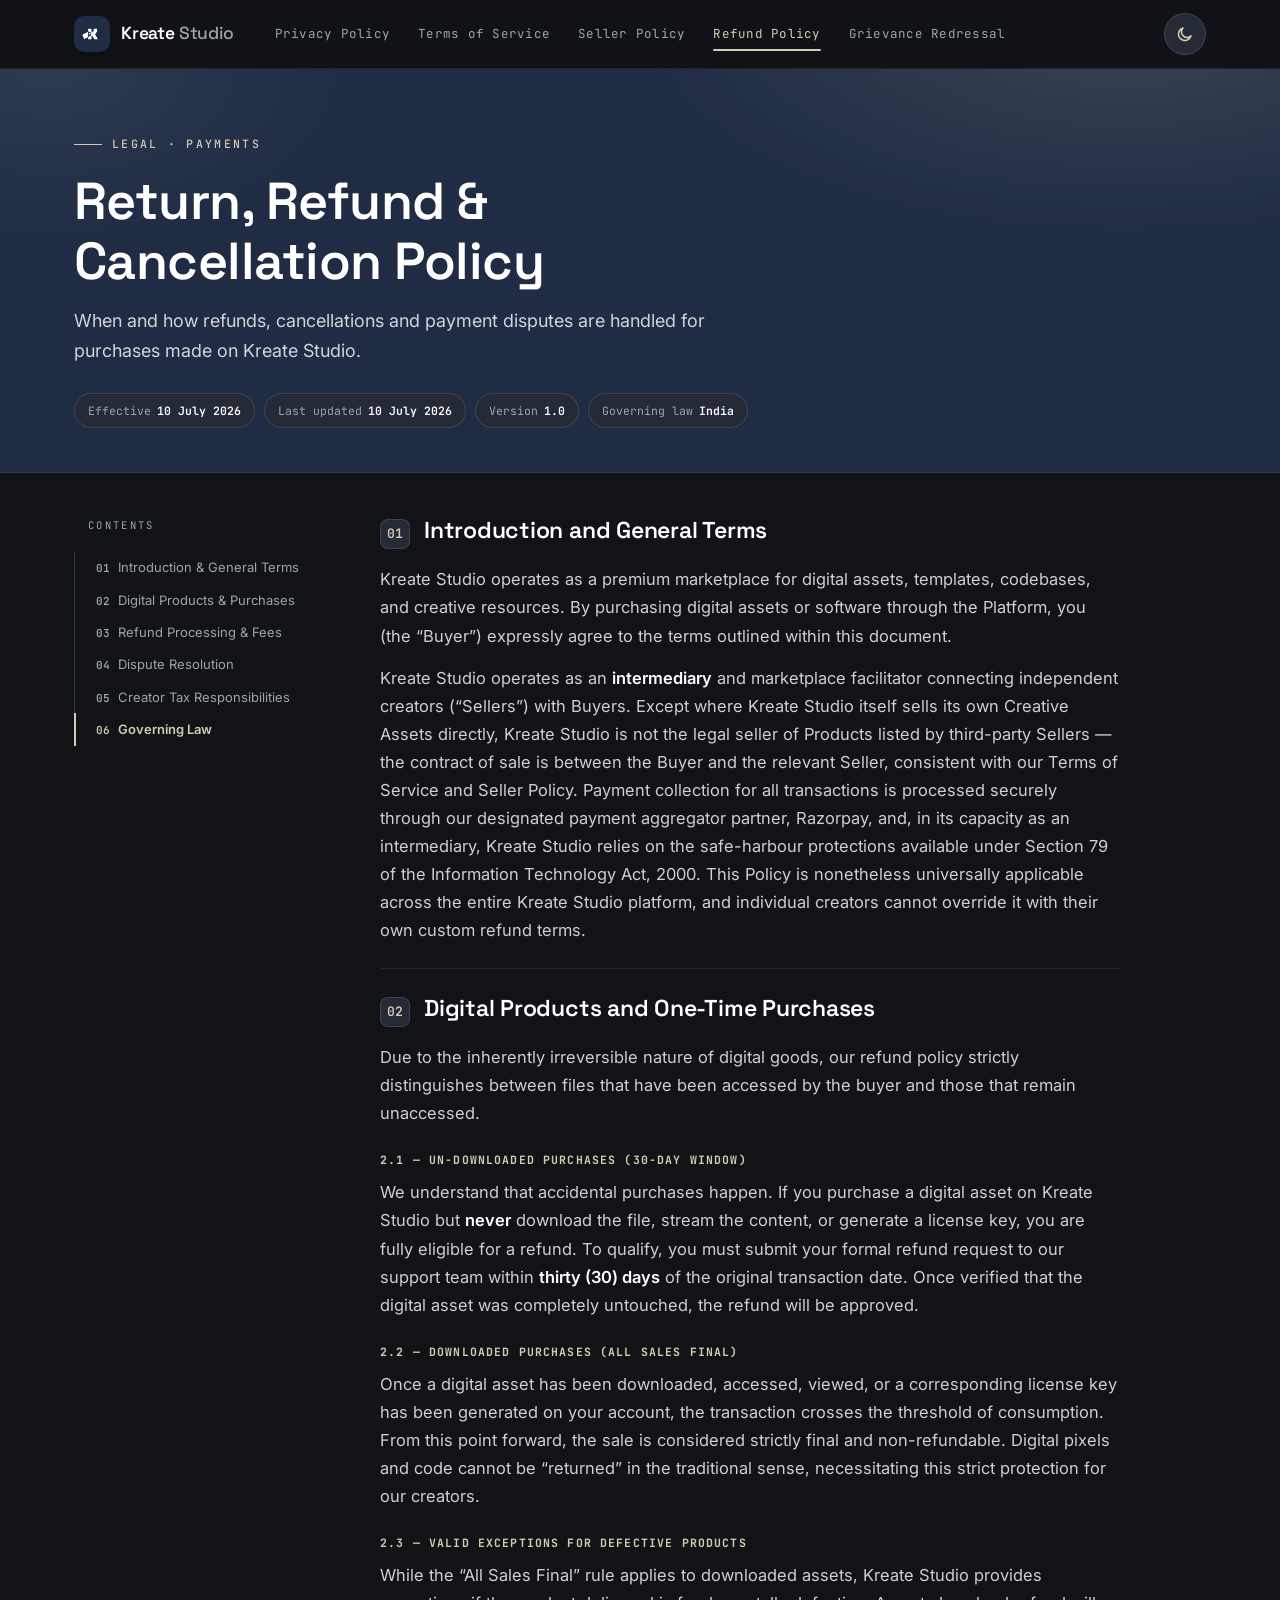
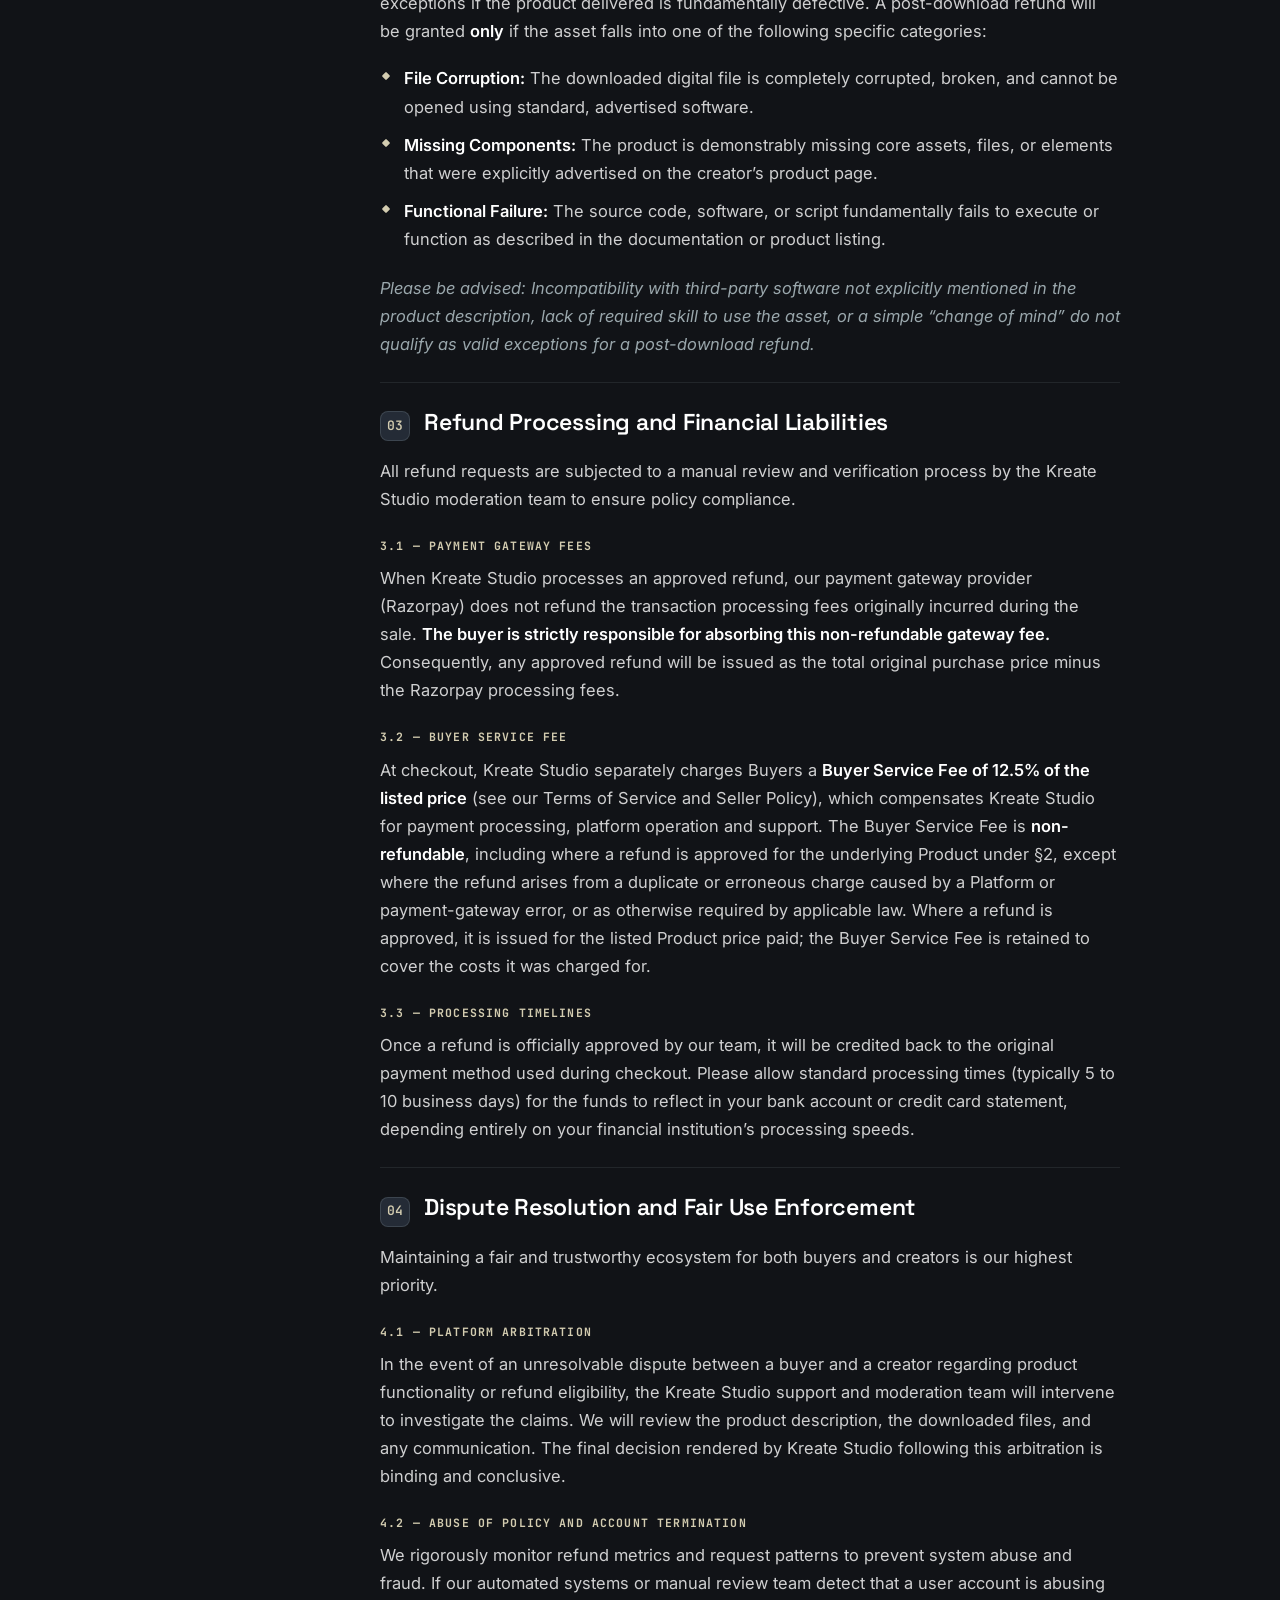
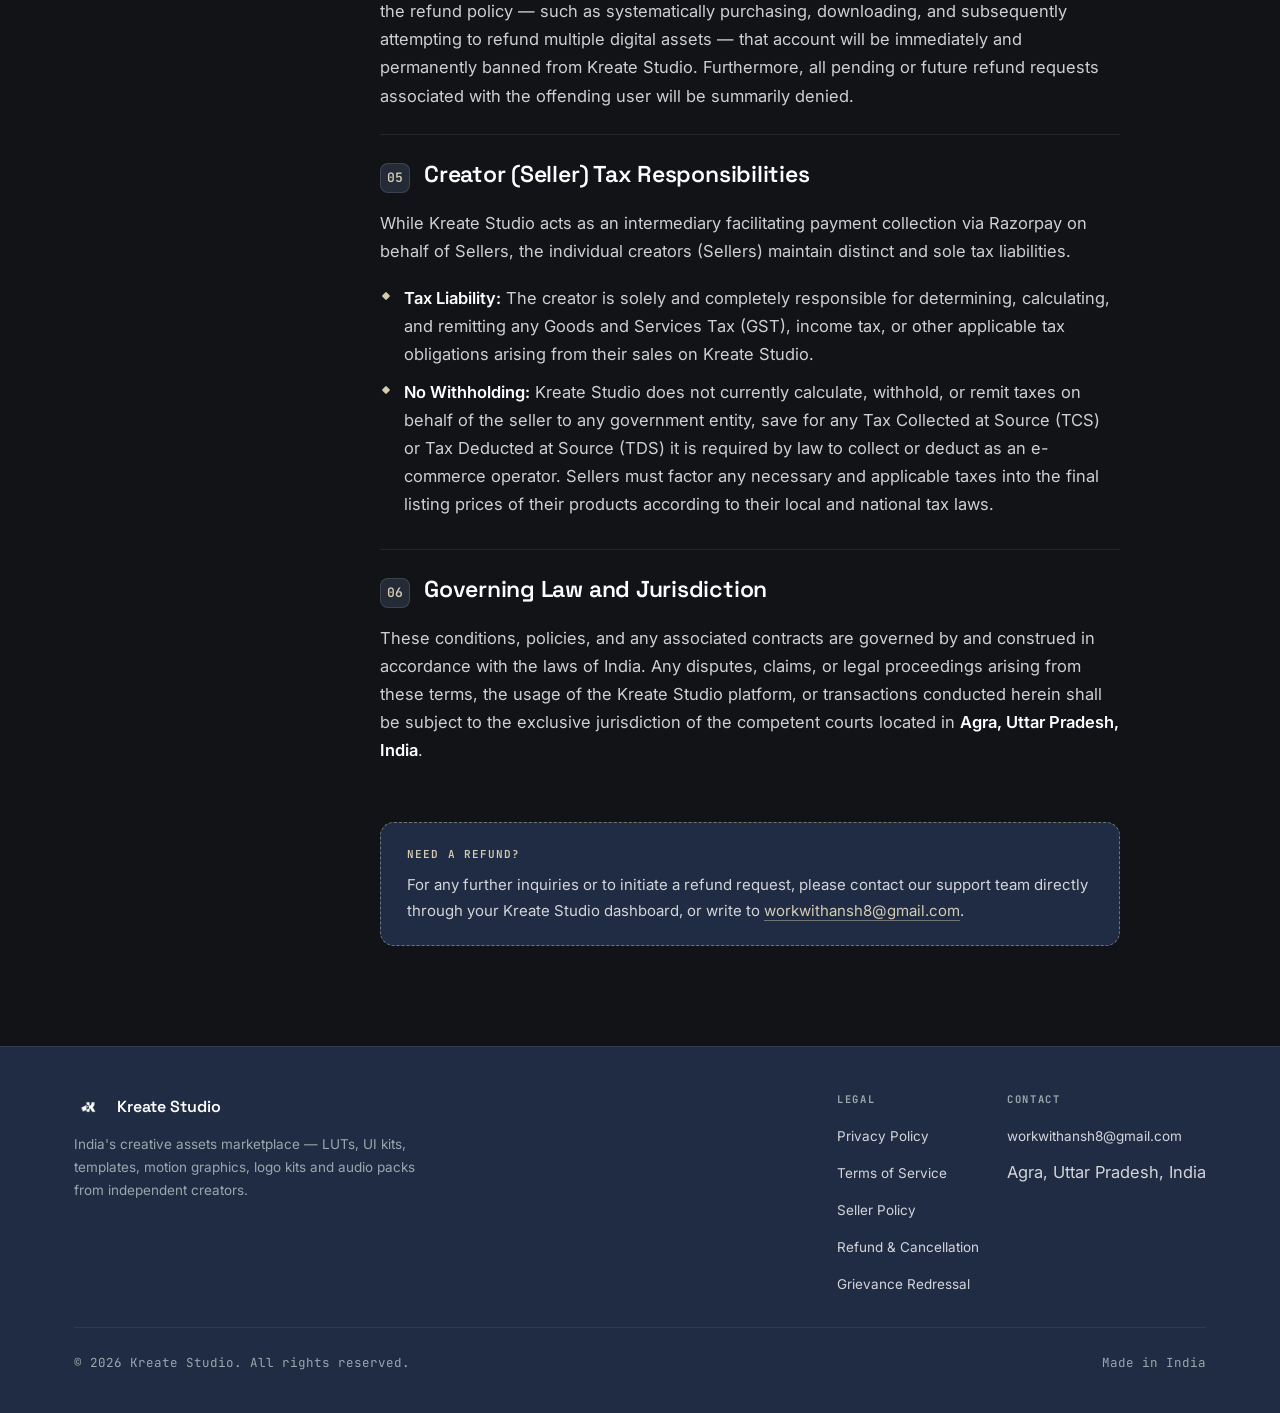
<file: refund-policy.html>
<!DOCTYPE html>
<html lang="en" data-theme="dark">
<head>
<meta charset="UTF-8">
<meta name="viewport" content="width=device-width, initial-scale=1.0">
<title>Refund &amp; Cancellation Policy — Kreate Studio</title>
<meta name="description" content="Return, Refund and Cancellation Policy for Kreate Studio, India's creative assets marketplace.">
<link rel="icon" href="assets/img/logo.png" type="image/png">
<script>(function(){try{var t=localStorage.getItem('kreate-theme');if(t==='light')document.documentElement.setAttribute('data-theme','light');}catch(e){}})();</script>
<link rel="preconnect" href="https://fonts.googleapis.com">
<link rel="preconnect" href="https://fonts.gstatic.com" crossorigin>
<link href="https://fonts.googleapis.com/css2?family=Space+Grotesk:wght@500;600;700&family=Inter:wght@400;500;600;700&family=JetBrains+Mono:wght@400;500;600&display=swap" rel="stylesheet">
<link rel="stylesheet" href="assets/css/style.css">
</head>
<body>
<a class="skip-link" href="#main">Skip to content</a>
<div id="progressBar" aria-hidden="true"></div>

<header class="site-header" id="siteHeader">
  <div class="site-header__inner">
    <a href="index.html" class="brand">
      <img src="assets/img/logo.png" alt="Kreate Studio" class="brand__mark">
      <span class="brand__word">Kreate <span class="brand__word-light">Studio</span></span>
    </a>
    <nav class="site-nav" id="siteNav" aria-label="Legal documents">
      <a href="index.html" class="site-nav__link">Privacy Policy</a>
      <a href="tos.html" class="site-nav__link">Terms of Service</a>
      <a href="seller-policy.html" class="site-nav__link">Seller Policy</a>
      <a href="refund-policy.html" class="site-nav__link is-active" aria-current="page">Refund Policy</a>
      <a href="grievance.html" class="site-nav__link">Grievance Redressal</a>
    </nav>
    <div class="site-header__actions">
      <button class="theme-toggle" id="themeToggle" type="button" aria-pressed="false" aria-label="Switch to light theme">
        <svg class="icon icon-sun" viewBox="0 0 24 24" fill="none" stroke="currentColor" stroke-width="2" stroke-linecap="round"><circle cx="12" cy="12" r="4.5"/><path d="M12 2.5v2.5M12 19v2.5M4.6 4.6l1.8 1.8M17.6 17.6l1.8 1.8M2.5 12H5M19 12h2.5M4.6 19.4l1.8-1.8M17.6 6.4l1.8-1.8"/></svg>
        <svg class="icon icon-moon" viewBox="0 0 24 24" fill="none" stroke="currentColor" stroke-width="2" stroke-linecap="round" stroke-linejoin="round"><path d="M20 14.5A8.5 8.5 0 1 1 9.5 4a6.8 6.8 0 0 0 10.5 10.5Z"/></svg>
      </button>
      <button class="nav-toggle" id="navToggle" type="button" aria-label="Open menu" aria-expanded="false" aria-controls="siteNav">
        <span class="nav-toggle__bar"></span><span class="nav-toggle__bar"></span><span class="nav-toggle__bar"></span>
      </button>
    </div>
  </div>
</header>

<header class="doc-hero">
  <div class="doc-hero__inner">
    <p class="eyebrow">Legal · Payments</p>
    <h1>Return, Refund &amp; Cancellation Policy</h1>
    <p class="lede">When and how refunds, cancellations and payment disputes are handled for purchases made on Kreate Studio.</p>
    <div class="chips">
      <span class="chip">Effective <b>10 July 2026</b></span>
      <span class="chip">Last updated <b>10 July 2026</b></span>
      <span class="chip">Version <b>1.0</b></span>
      <span class="chip">Governing law <b>India</b></span>
    </div>
  </div>
</header>

<div class="doc-shell">
  <nav class="toc" id="toc" aria-label="Table of contents">
    <button class="toc-toggle" id="tocToggle" aria-expanded="false">Contents · 6 sections <span class="arw">▾</span></button>
    <p class="toc-label">Contents</p>
    <ol>
      <li><a href="#s1"><span class="n">01</span>Introduction &amp; General Terms</a></li>
      <li><a href="#s2"><span class="n">02</span>Digital Products &amp; Purchases</a></li>
      <li><a href="#s3"><span class="n">03</span>Refund Processing &amp; Fees</a></li>
      <li><a href="#s4"><span class="n">04</span>Dispute Resolution</a></li>
      <li><a href="#s5"><span class="n">05</span>Creator Tax Responsibilities</a></li>
      <li><a href="#s6"><span class="n">06</span>Governing Law</a></li>
    </ol>
  </nav>

  <main class="doc-content" id="main">

    <section class="clause" id="s1">
      <div class="sec-head"><span class="num">01</span><h2>Introduction and General Terms</h2></div>
      <p class="intro">Kreate Studio operates as a premium marketplace for digital assets, templates, codebases, and creative resources. By purchasing digital assets or software through the Platform, you (the “Buyer”) expressly agree to the terms outlined within this document.</p>
      <p>Kreate Studio operates as an <strong>intermediary</strong> and marketplace facilitator connecting independent creators (“Sellers”) with Buyers. Except where Kreate Studio itself sells its own Creative Assets directly, Kreate Studio is not the legal seller of Products listed by third-party Sellers — the contract of sale is between the Buyer and the relevant Seller, consistent with our Terms of Service and Seller Policy. Payment collection for all transactions is processed securely through our designated payment aggregator partner, Razorpay, and, in its capacity as an intermediary, Kreate Studio relies on the safe-harbour protections available under Section 79 of the Information Technology Act, 2000. This Policy is nonetheless universally applicable across the entire Kreate Studio platform, and individual creators cannot override it with their own custom refund terms.</p>
    </section>

    <section class="clause" id="s2">
      <div class="sec-head"><span class="num">02</span><h2>Digital Products and One-Time Purchases</h2></div>
      <p>Due to the inherently irreversible nature of digital goods, our refund policy strictly distinguishes between files that have been accessed by the buyer and those that remain unaccessed.</p>

      <h3 class="subhead">2.1 — Un-downloaded Purchases (30-Day Window)</h3>
      <p>We understand that accidental purchases happen. If you purchase a digital asset on Kreate Studio but <strong>never</strong> download the file, stream the content, or generate a license key, you are fully eligible for a refund. To qualify, you must submit your formal refund request to our support team within <strong>thirty (30) days</strong> of the original transaction date. Once verified that the digital asset was completely untouched, the refund will be approved.</p>

      <h3 class="subhead">2.2 — Downloaded Purchases (All Sales Final)</h3>
      <p>Once a digital asset has been downloaded, accessed, viewed, or a corresponding license key has been generated on your account, the transaction crosses the threshold of consumption. From this point forward, the sale is considered strictly final and non-refundable. Digital pixels and code cannot be “returned” in the traditional sense, necessitating this strict protection for our creators.</p>

      <h3 class="subhead">2.3 — Valid Exceptions for Defective Products</h3>
      <p>While the “All Sales Final” rule applies to downloaded assets, Kreate Studio provides exceptions if the product delivered is fundamentally defective. A post-download refund will be granted <strong>only</strong> if the asset falls into one of the following specific categories:</p>
      <ul class="pl">
        <li><strong>File Corruption:</strong> The downloaded digital file is completely corrupted, broken, and cannot be opened using standard, advertised software.</li>
        <li><strong>Missing Components:</strong> The product is demonstrably missing core assets, files, or elements that were explicitly advertised on the creator’s product page.</li>
        <li><strong>Functional Failure:</strong> The source code, software, or script fundamentally fails to execute or function as described in the documentation or product listing.</li>
      </ul>
      <p><em>Please be advised: Incompatibility with third-party software not explicitly mentioned in the product description, lack of required skill to use the asset, or a simple “change of mind” do not qualify as valid exceptions for a post-download refund.</em></p>
    </section>

    <section class="clause" id="s3">
      <div class="sec-head"><span class="num">03</span><h2>Refund Processing and Financial Liabilities</h2></div>
      <p>All refund requests are subjected to a manual review and verification process by the Kreate Studio moderation team to ensure policy compliance.</p>

      <h3 class="subhead">3.1 — Payment Gateway Fees</h3>
      <p>When Kreate Studio processes an approved refund, our payment gateway provider (Razorpay) does not refund the transaction processing fees originally incurred during the sale. <strong>The buyer is strictly responsible for absorbing this non-refundable gateway fee.</strong> Consequently, any approved refund will be issued as the total original purchase price minus the Razorpay processing fees.</p>

      <h3 class="subhead">3.2 — Buyer Service Fee</h3>
      <p>At checkout, Kreate Studio separately charges Buyers a <strong>Buyer Service Fee of 12.5% of the listed price</strong> (see our Terms of Service and Seller Policy), which compensates Kreate Studio for payment processing, platform operation and support. The Buyer Service Fee is <strong>non-refundable</strong>, including where a refund is approved for the underlying Product under §2, except where the refund arises from a duplicate or erroneous charge caused by a Platform or payment-gateway error, or as otherwise required by applicable law. Where a refund is approved, it is issued for the listed Product price paid; the Buyer Service Fee is retained to cover the costs it was charged for.</p>

      <h3 class="subhead">3.3 — Processing Timelines</h3>
      <p>Once a refund is officially approved by our team, it will be credited back to the original payment method used during checkout. Please allow standard processing times (typically 5 to 10 business days) for the funds to reflect in your bank account or credit card statement, depending entirely on your financial institution’s processing speeds.</p>
    </section>

    <section class="clause" id="s4">
      <div class="sec-head"><span class="num">04</span><h2>Dispute Resolution and Fair Use Enforcement</h2></div>
      <p>Maintaining a fair and trustworthy ecosystem for both buyers and creators is our highest priority.</p>

      <h3 class="subhead">4.1 — Platform Arbitration</h3>
      <p>In the event of an unresolvable dispute between a buyer and a creator regarding product functionality or refund eligibility, the Kreate Studio support and moderation team will intervene to investigate the claims. We will review the product description, the downloaded files, and any communication. The final decision rendered by Kreate Studio following this arbitration is binding and conclusive.</p>

      <h3 class="subhead">4.2 — Abuse of Policy and Account Termination</h3>
      <p>We rigorously monitor refund metrics and request patterns to prevent system abuse and fraud. If our automated systems or manual review team detect that a user account is abusing the refund policy — such as systematically purchasing, downloading, and subsequently attempting to refund multiple digital assets — that account will be immediately and permanently banned from Kreate Studio. Furthermore, all pending or future refund requests associated with the offending user will be summarily denied.</p>
    </section>

    <section class="clause" id="s5">
      <div class="sec-head"><span class="num">05</span><h2>Creator (Seller) Tax Responsibilities</h2></div>
      <p>While Kreate Studio acts as an intermediary facilitating payment collection via Razorpay on behalf of Sellers, the individual creators (Sellers) maintain distinct and sole tax liabilities.</p>
      <ul class="pl">
        <li><strong>Tax Liability:</strong> The creator is solely and completely responsible for determining, calculating, and remitting any Goods and Services Tax (GST), income tax, or other applicable tax obligations arising from their sales on Kreate Studio.</li>
        <li><strong>No Withholding:</strong> Kreate Studio does not currently calculate, withhold, or remit taxes on behalf of the seller to any government entity, save for any Tax Collected at Source (TCS) or Tax Deducted at Source (TDS) it is required by law to collect or deduct as an e-commerce operator. Sellers must factor any necessary and applicable taxes into the final listing prices of their products according to their local and national tax laws.</li>
      </ul>
    </section>

    <section class="clause" id="s6">
      <div class="sec-head"><span class="num">06</span><h2>Governing Law and Jurisdiction</h2></div>
      <p>These conditions, policies, and any associated contracts are governed by and construed in accordance with the laws of India. Any disputes, claims, or legal proceedings arising from these terms, the usage of the Kreate Studio platform, or transactions conducted herein shall be subject to the exclusive jurisdiction of the competent courts located in <strong>Agra, Uttar Pradesh, India</strong>.</p>
    </section>

    <div class="ack">
      <strong>Need a refund?</strong>
      For any further inquiries or to initiate a refund request, please contact our support team directly through your Kreate Studio dashboard, or write to <a class="inline" href="mailto:workwithansh8@gmail.com">workwithansh8@gmail.com</a>.
    </div>

  </main>
</div>

<footer class="site-footer">
  <div class="site-footer__inner">
    <div class="site-footer__top">
      <div>
        <div class="site-footer__brand"><img src="assets/img/logo.png" alt=""><span>Kreate Studio</span></div>
        <p class="site-footer__tag">India's creative assets marketplace — LUTs, UI kits, templates, motion graphics, logo kits and audio packs from independent creators.</p>
      </div>
      <div class="site-footer__links">
        <div class="site-footer__col">
          <h5>Legal</h5>
          <ul>
            <li><a href="index.html">Privacy Policy</a></li>
            <li><a href="tos.html">Terms of Service</a></li>
            <li><a href="seller-policy.html">Seller Policy</a></li>
            <li><a href="refund-policy.html">Refund &amp; Cancellation</a></li>
            <li><a href="grievance.html">Grievance Redressal</a></li>
          </ul>
        </div>
        <div class="site-footer__col">
          <h5>Contact</h5>
          <ul>
            <li><a href="mailto:workwithansh8@gmail.com">workwithansh8@gmail.com</a></li>
            <li><span>Agra, Uttar Pradesh, India</span></li>
          </ul>
        </div>
      </div>
    </div>
    <div class="site-footer__bottom">
      <span>© <span data-year></span> Kreate Studio. All rights reserved.</span>
      <span class="made">Made in India</span>
    </div>
  </div>
</footer>

<button id="toTop" aria-label="Back to top">↑</button>
<script src="assets/js/main.js"></script>
</body>
</html>
</file>
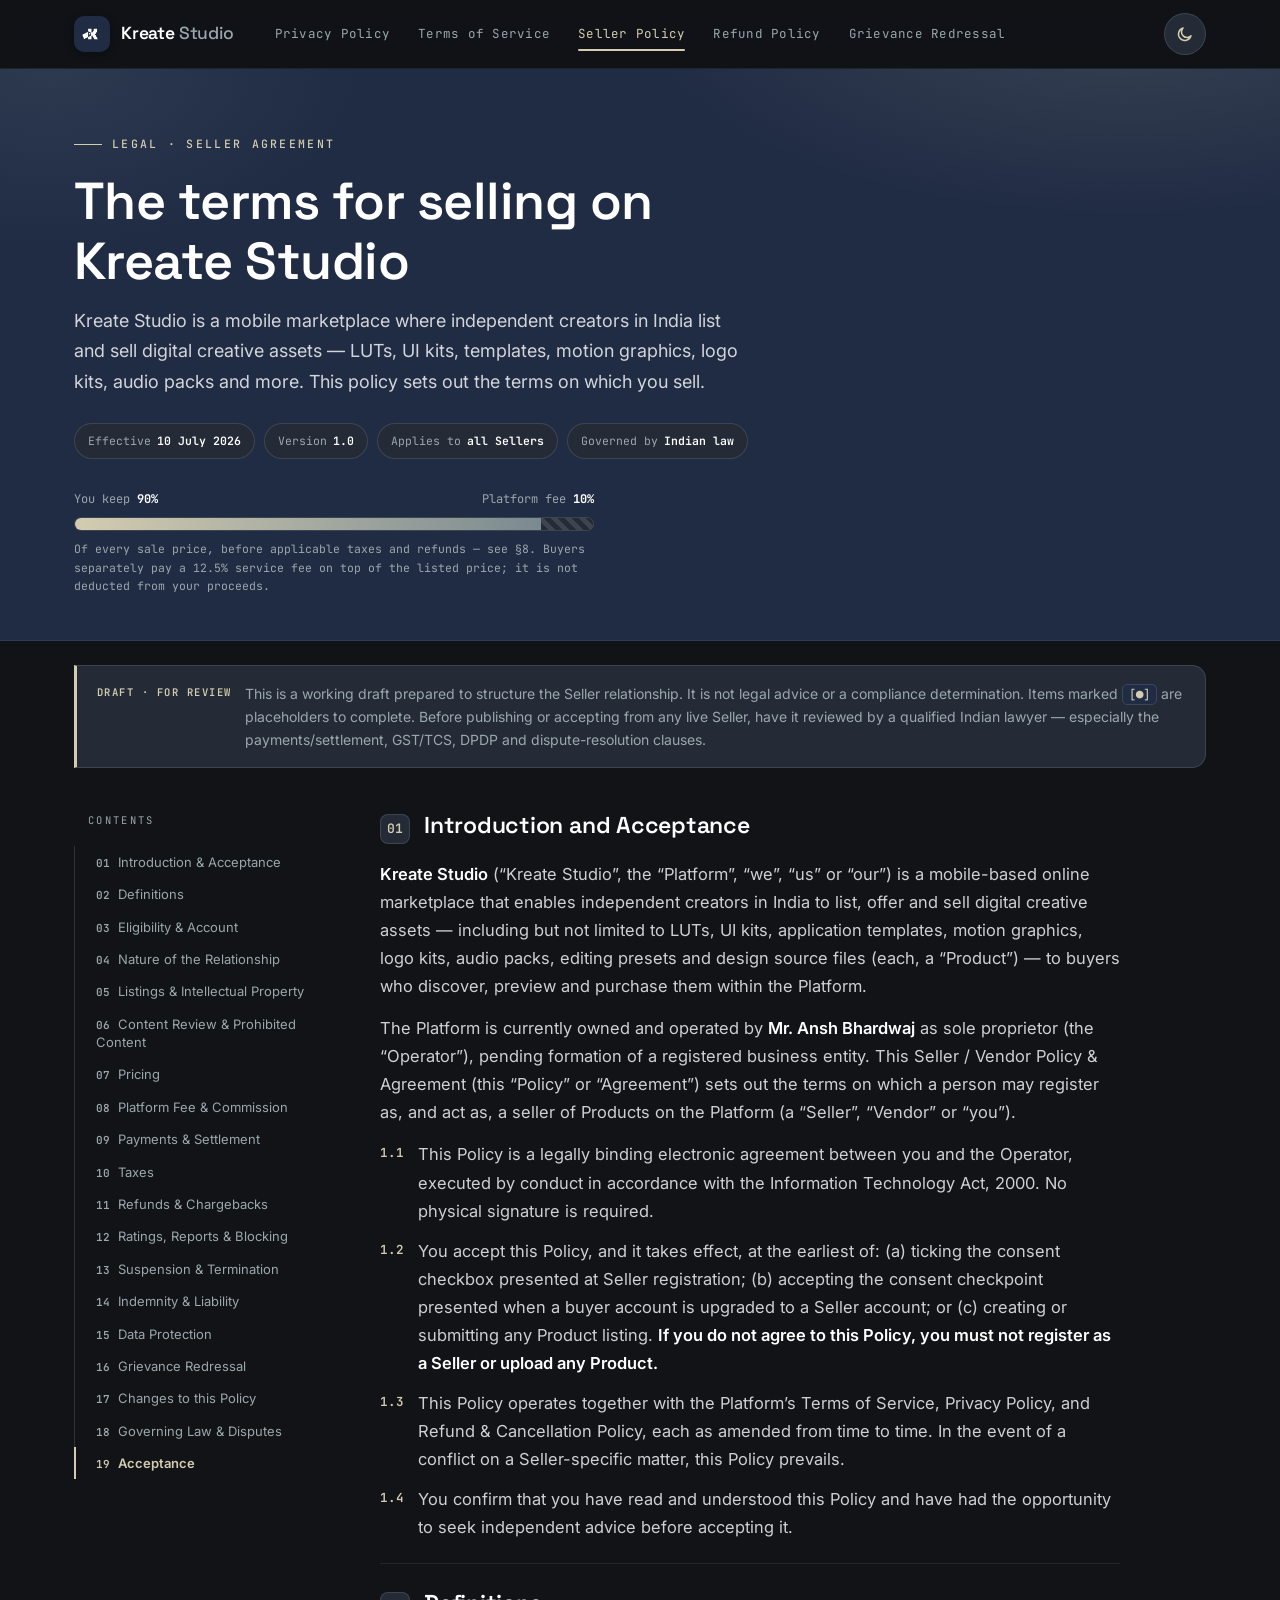
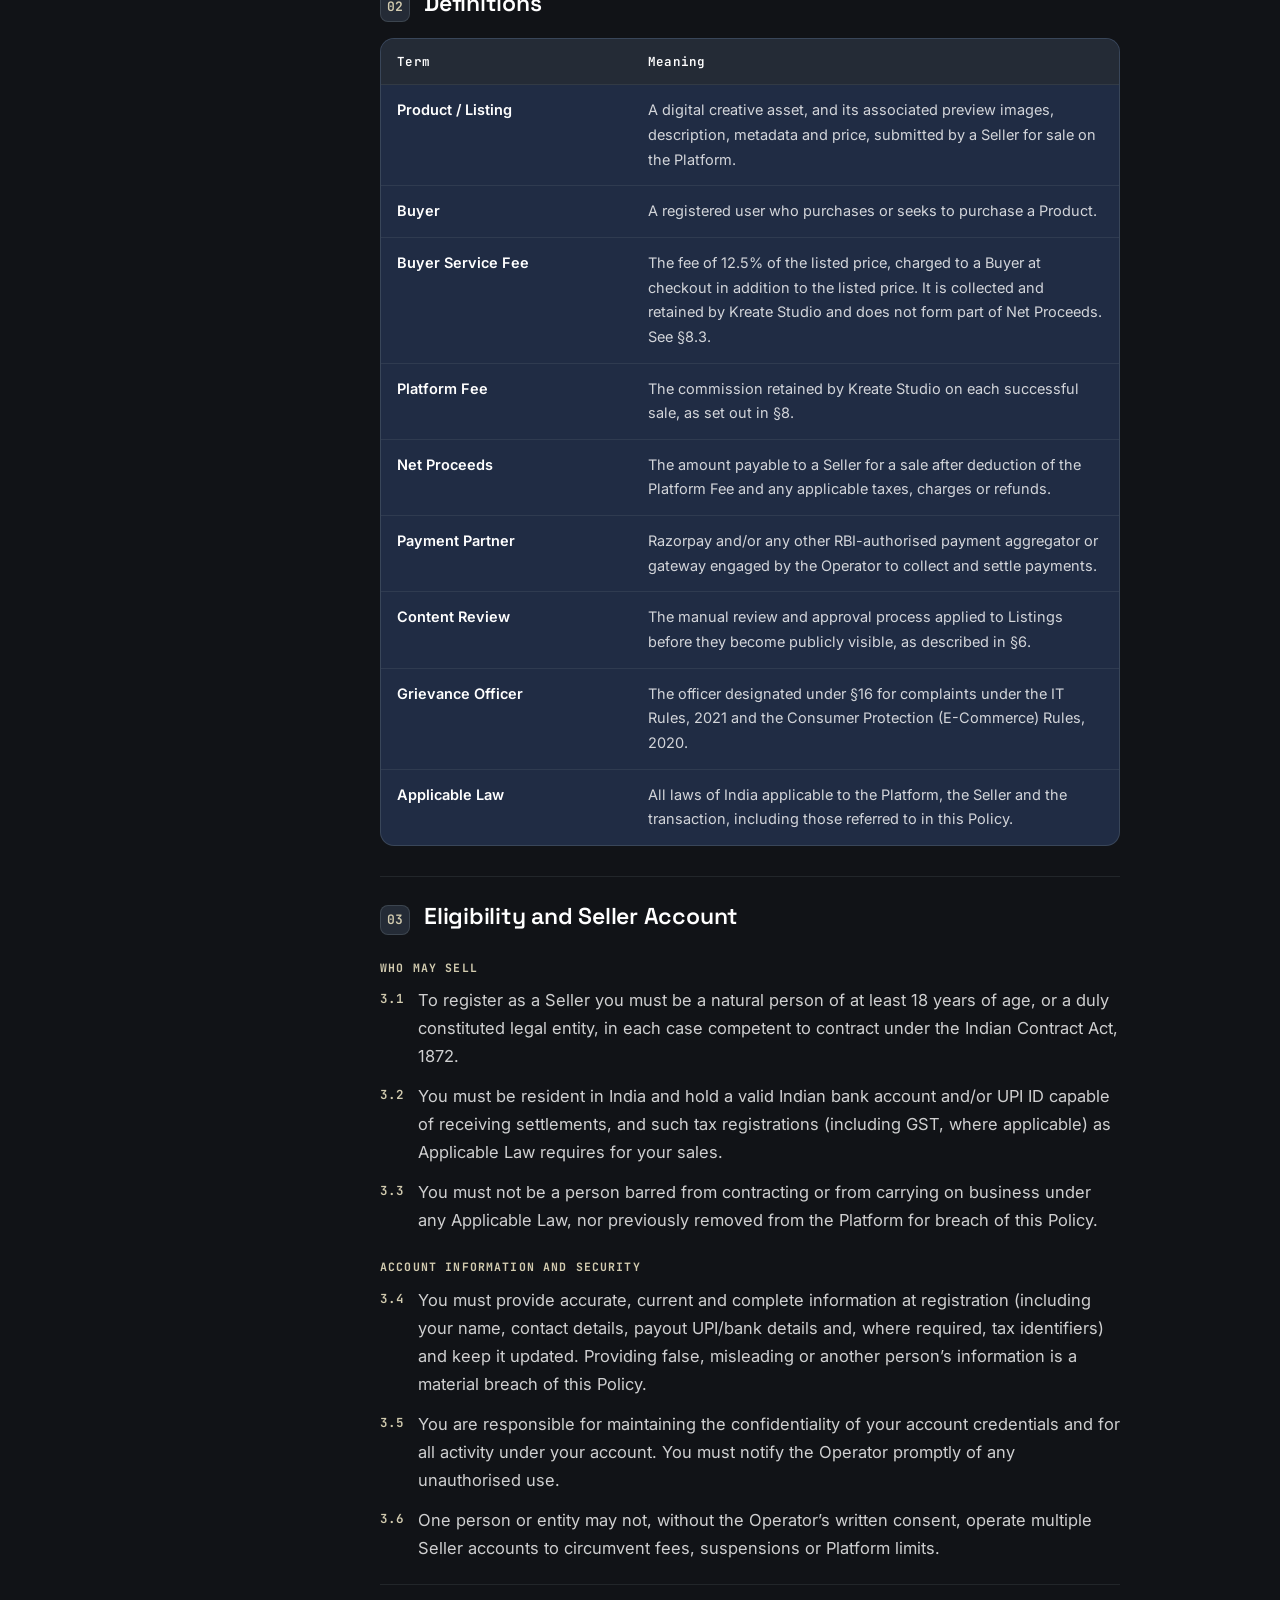
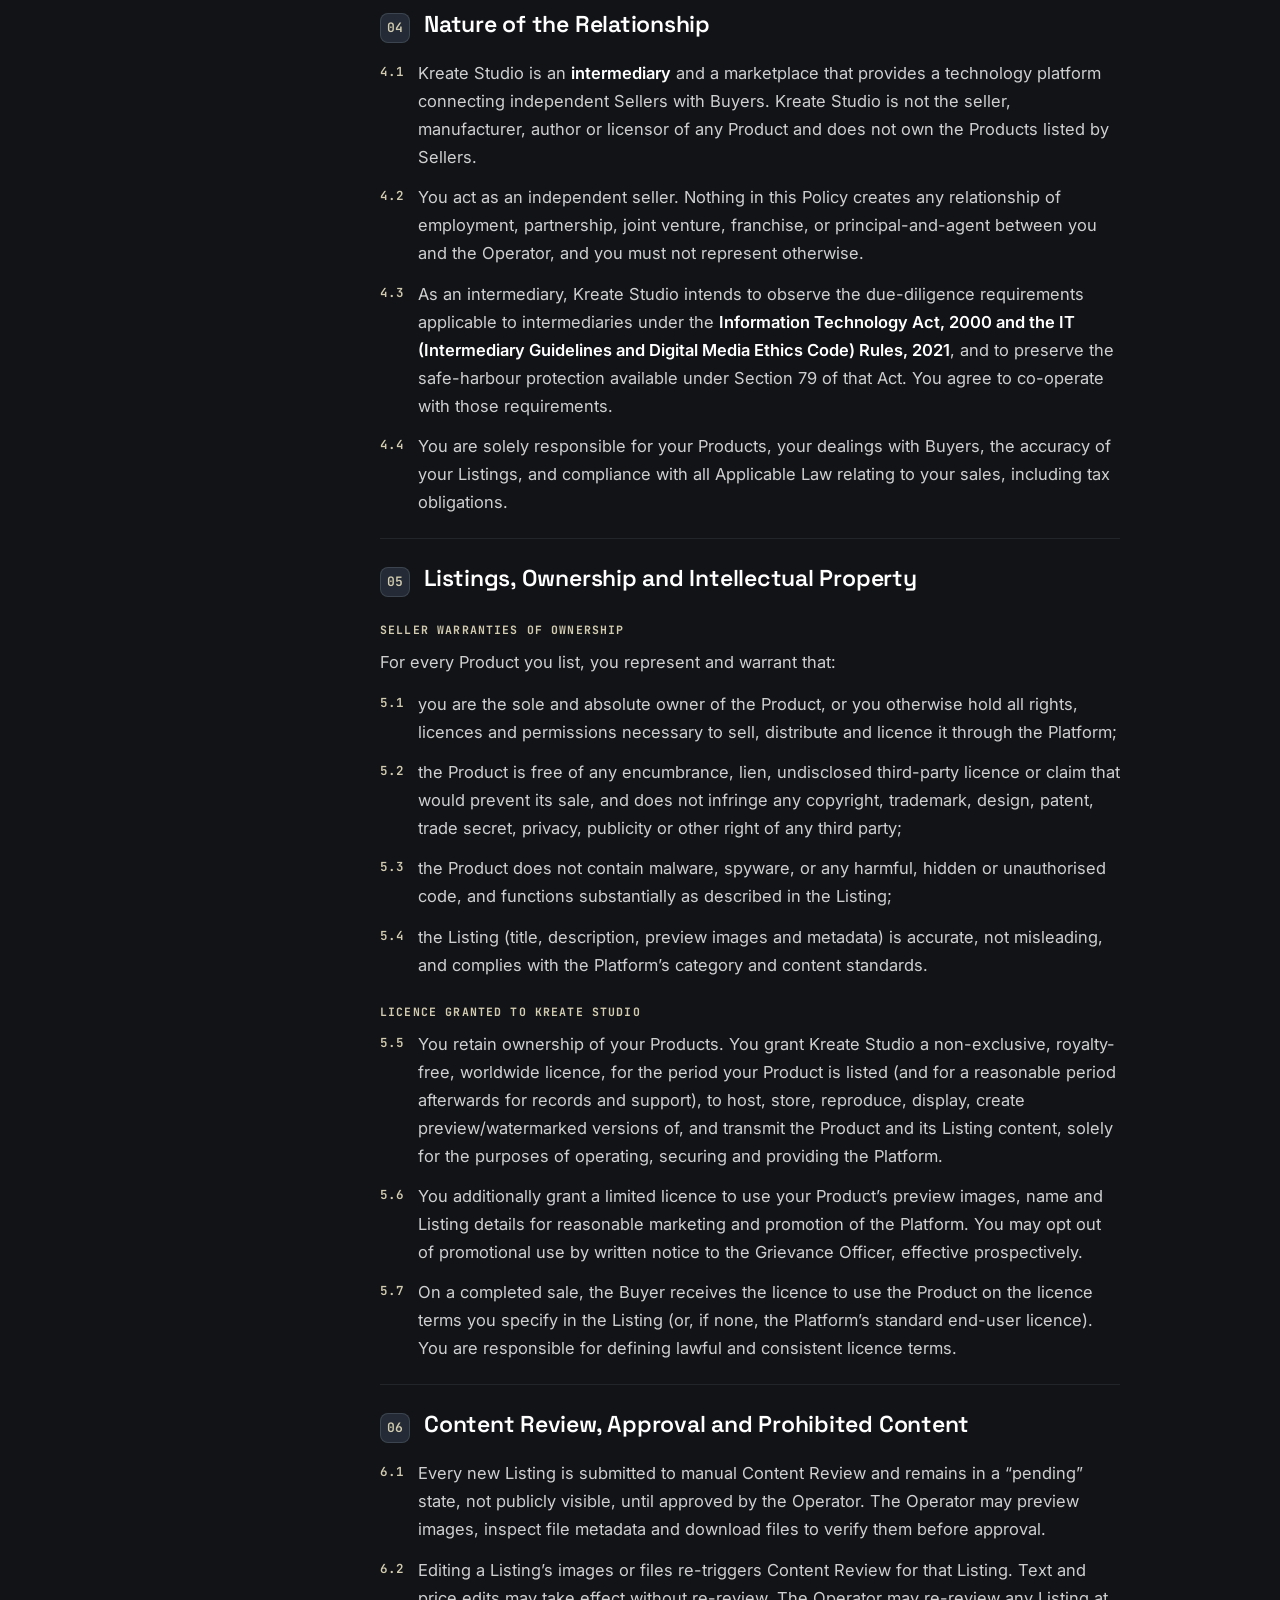
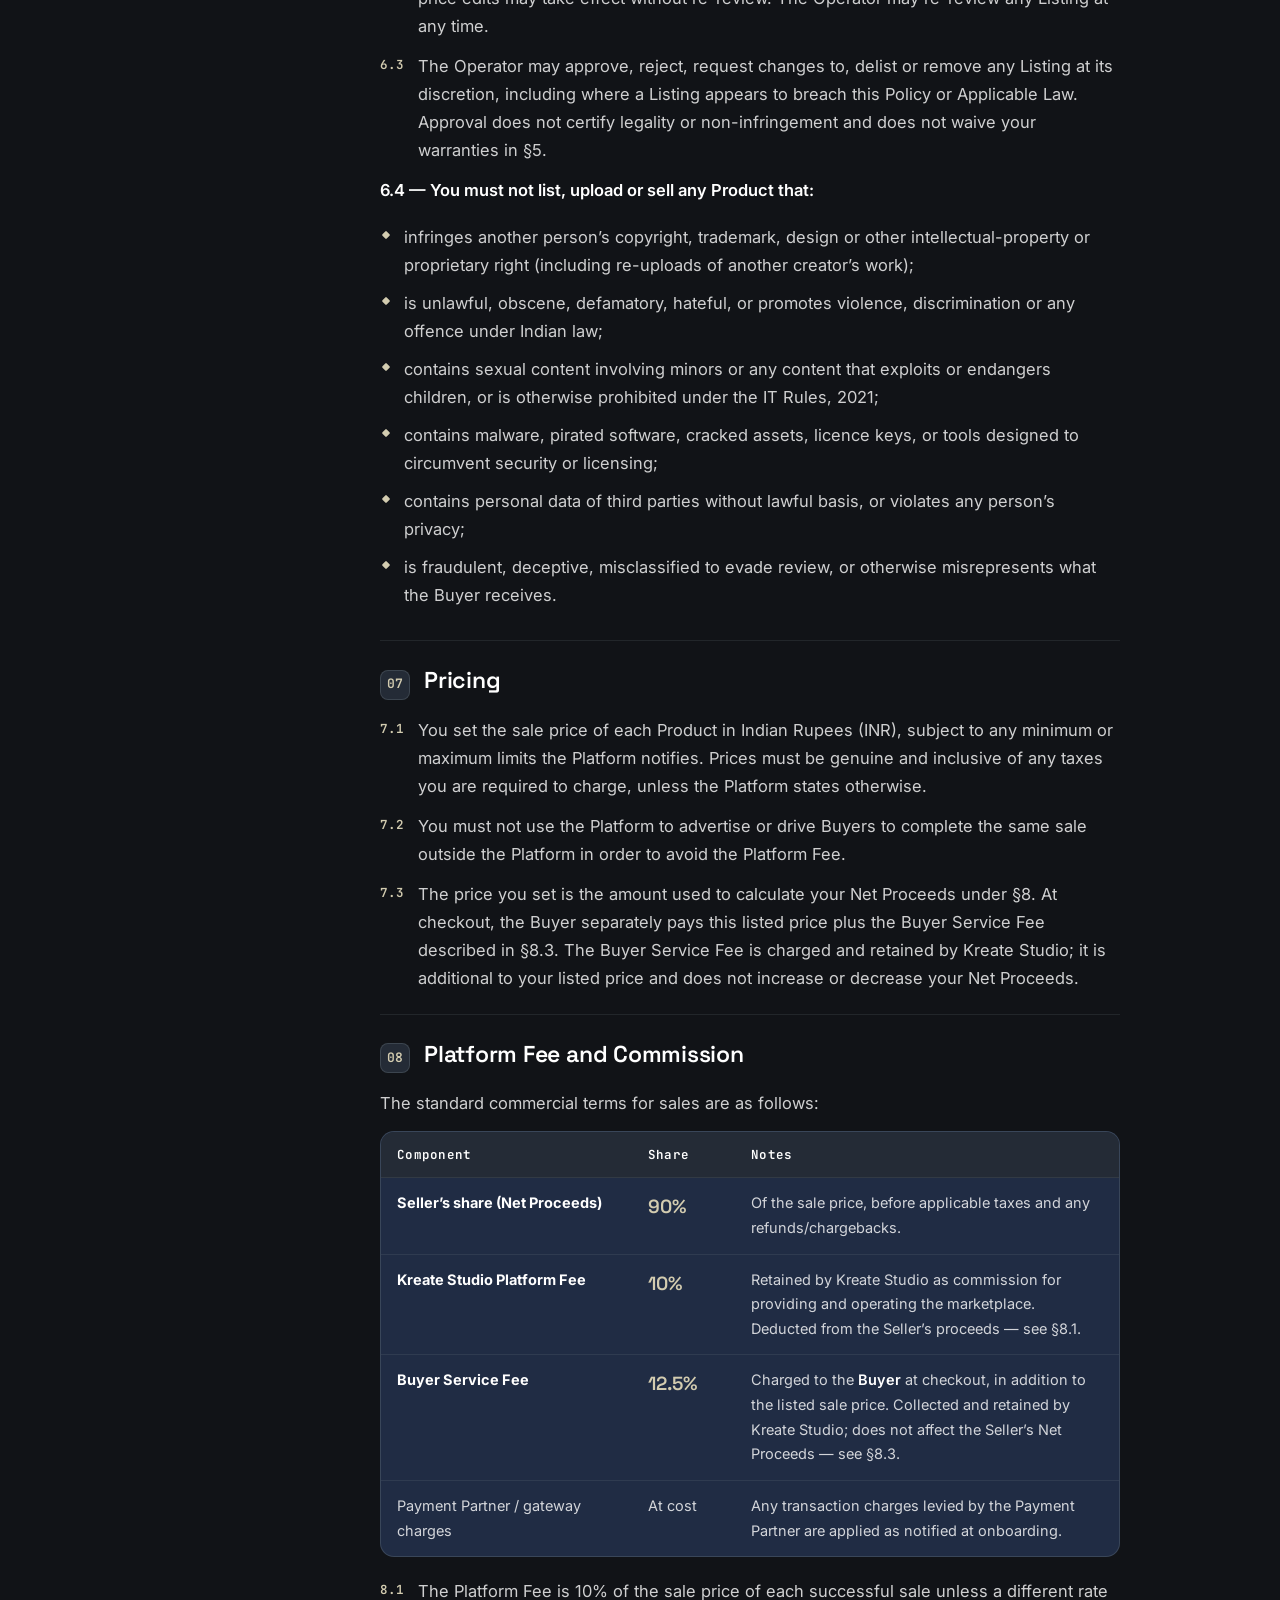
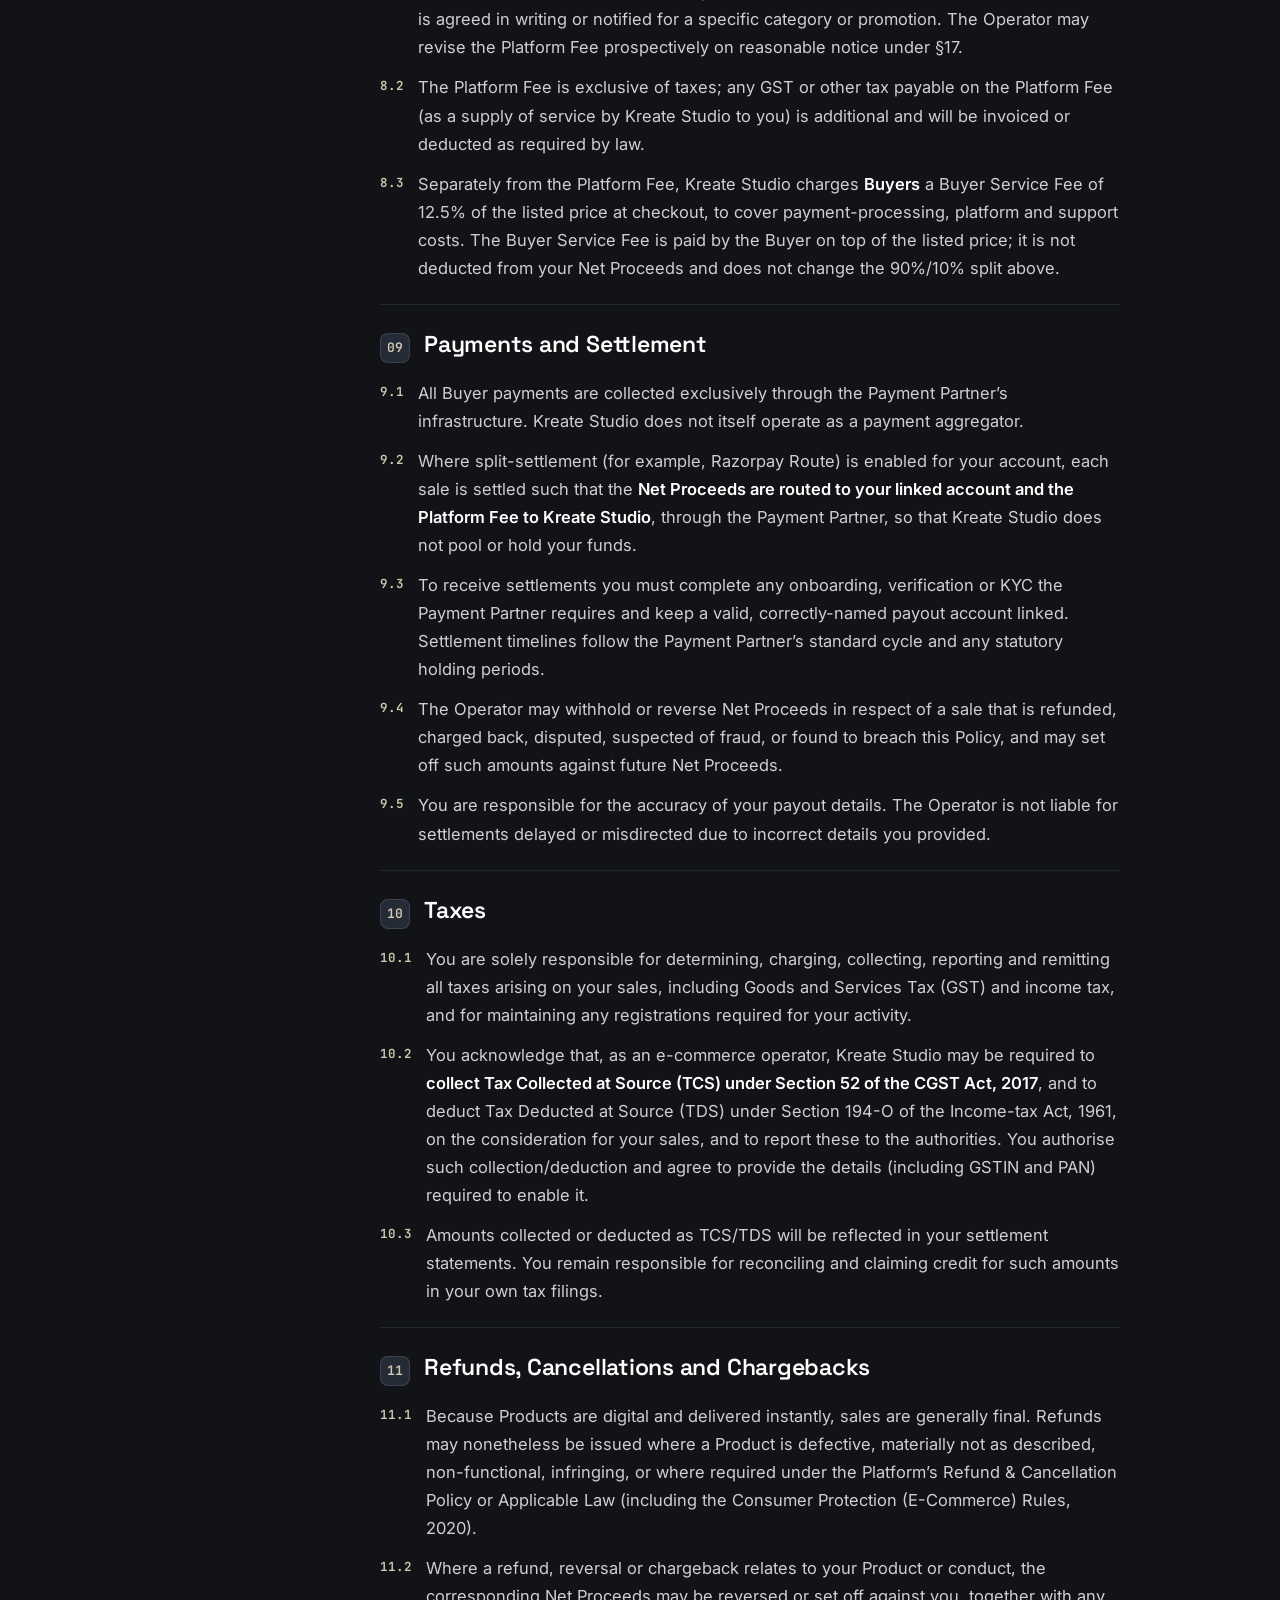
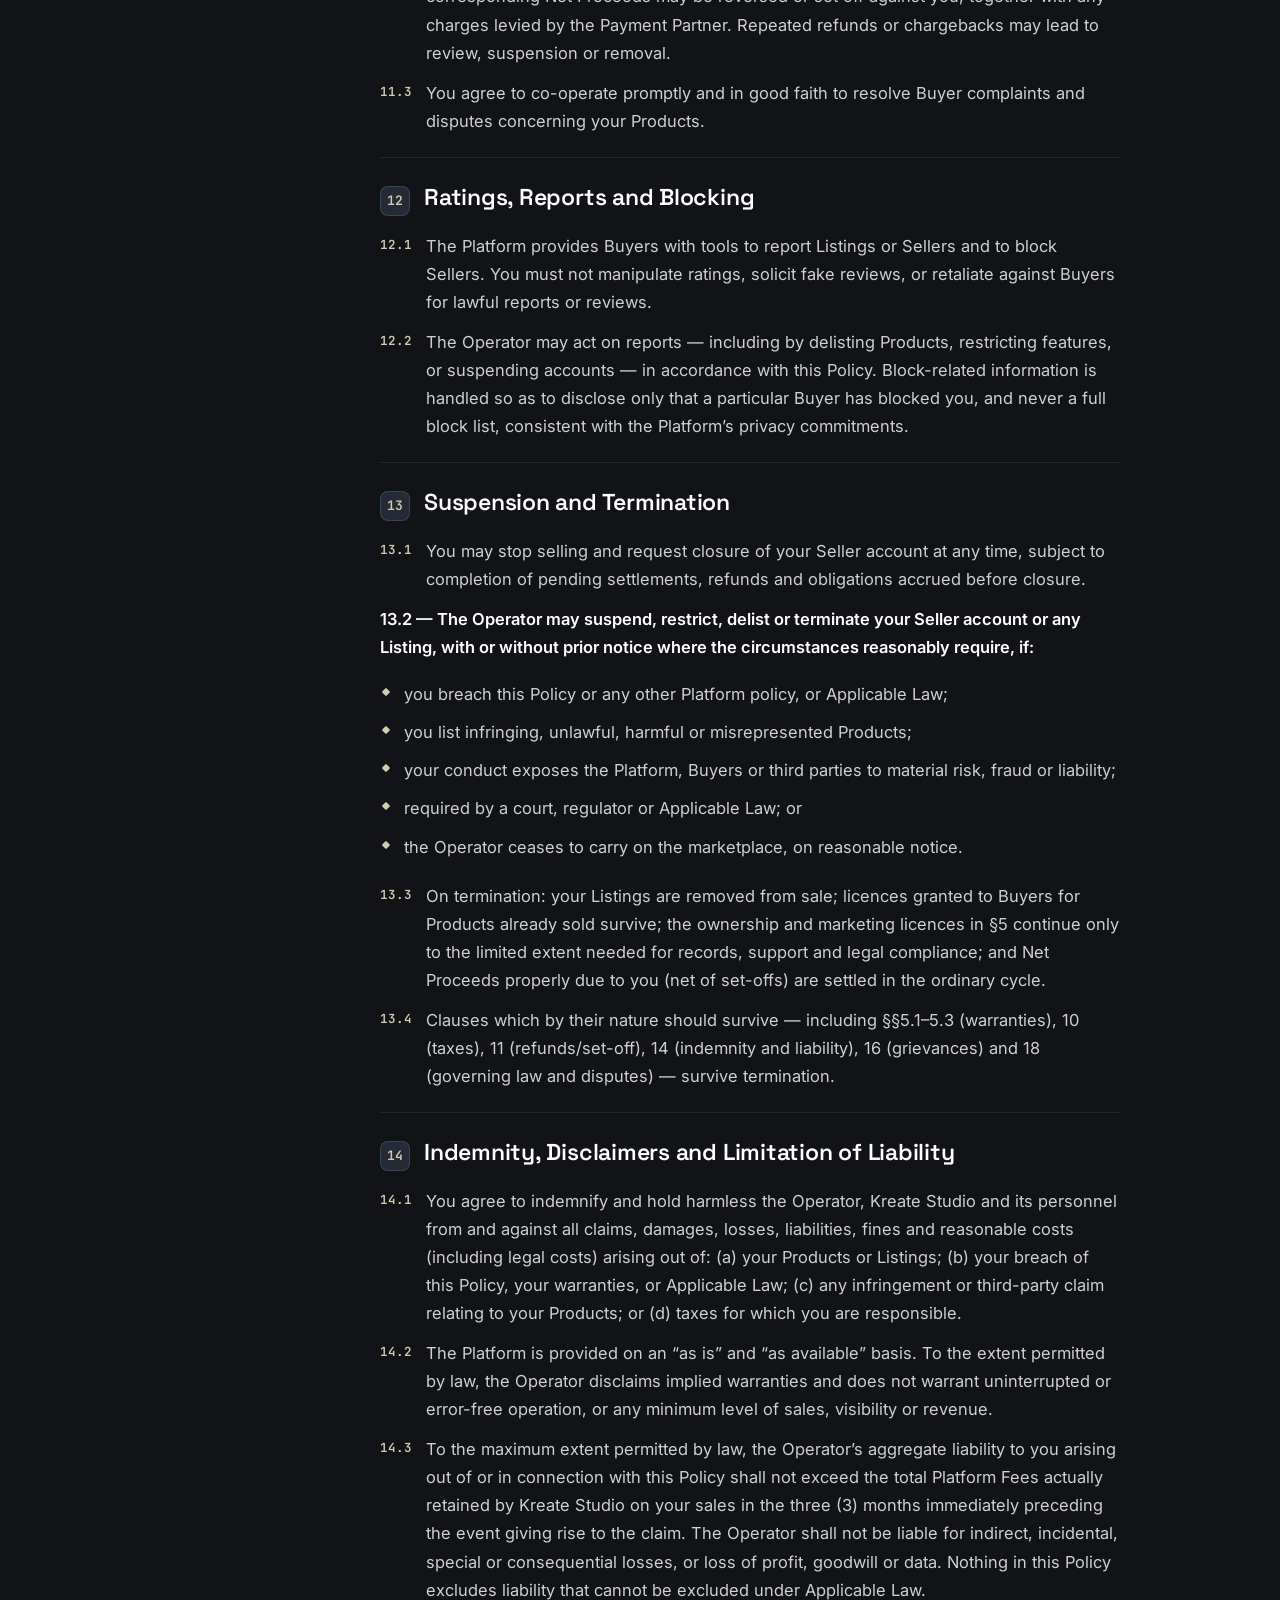
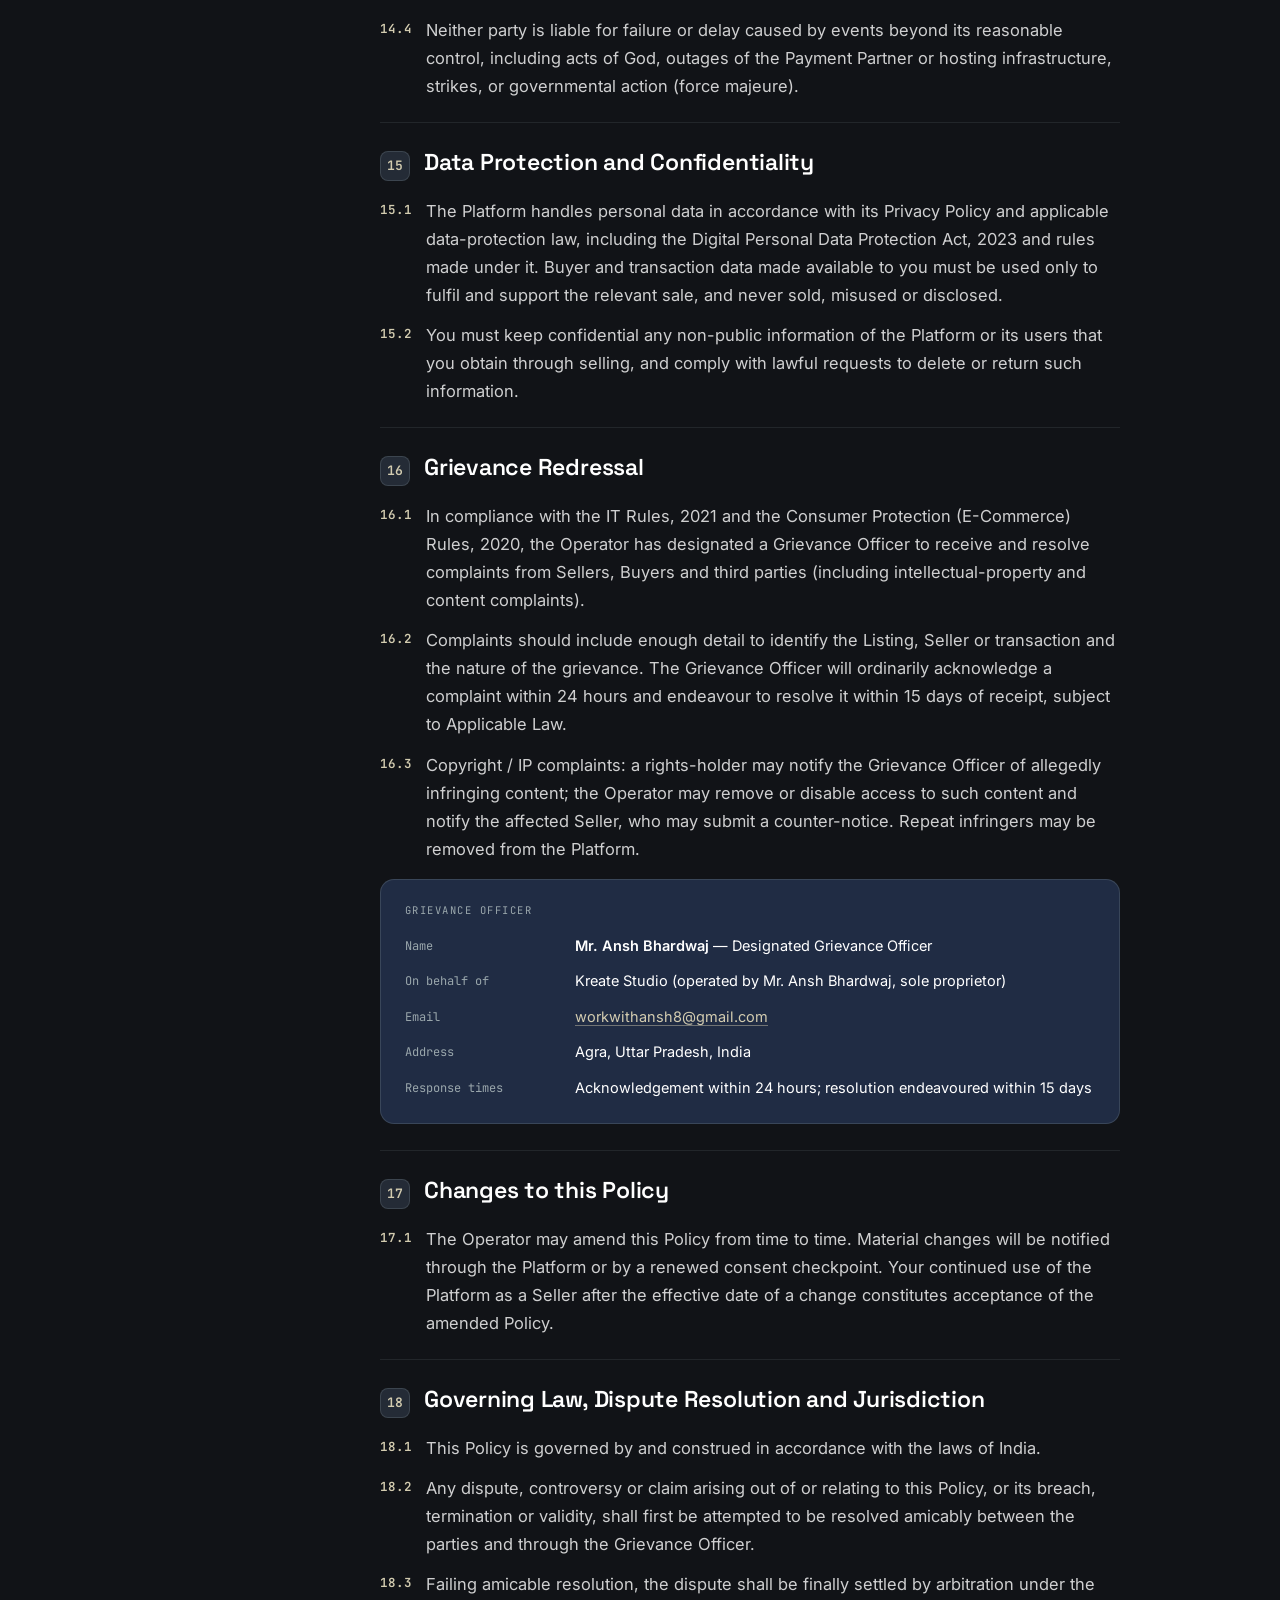
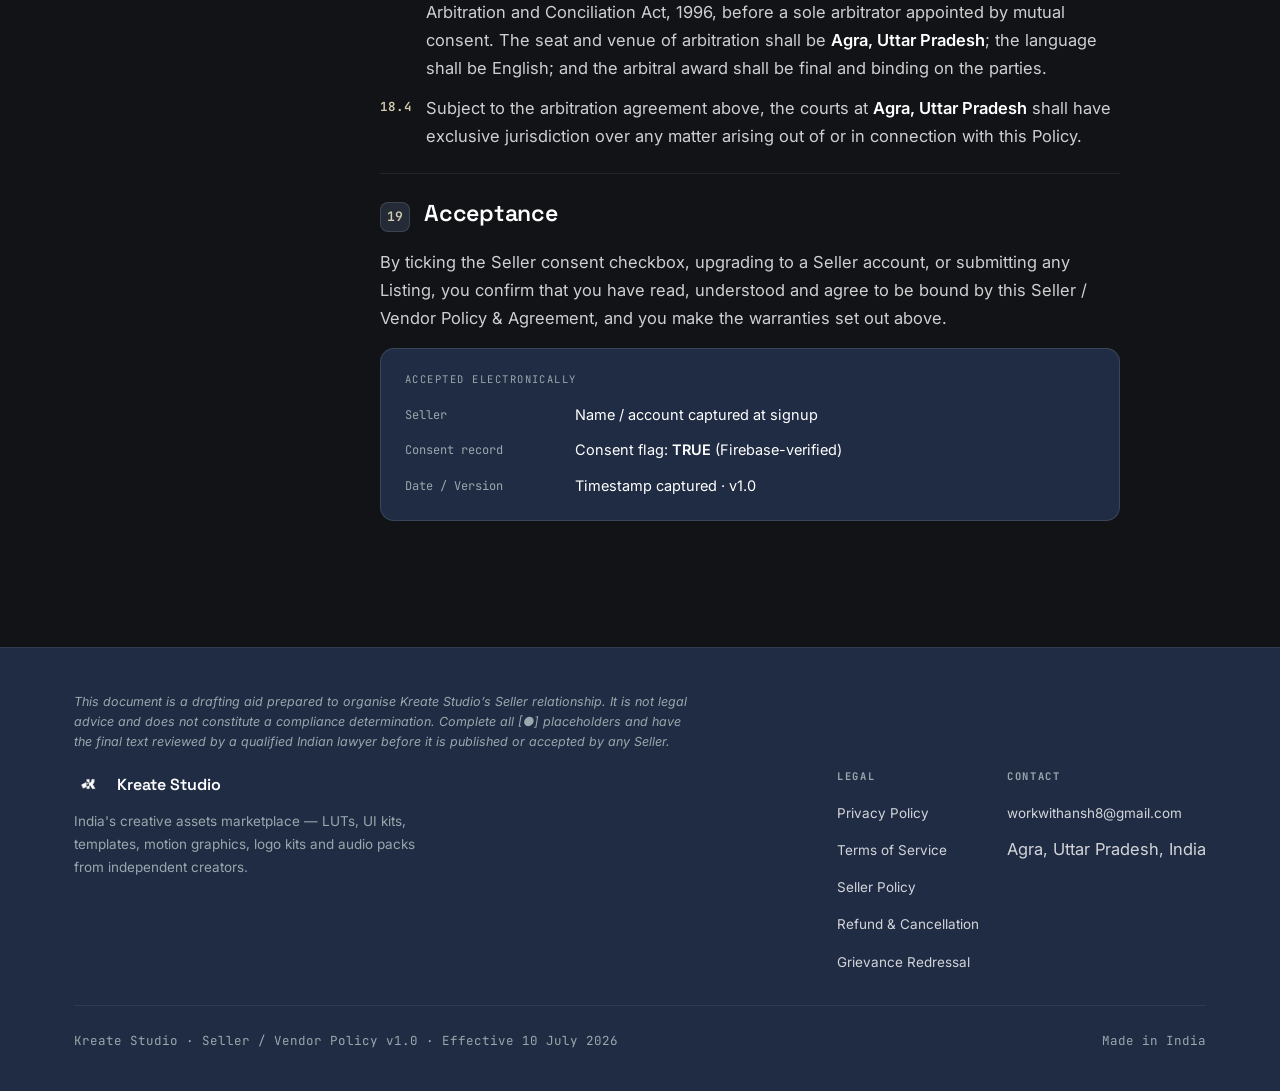
<file: seller-policy.html>
<!DOCTYPE html>
<html lang="en" data-theme="dark">
<head>
<meta charset="UTF-8">
<meta name="viewport" content="width=device-width, initial-scale=1.0">
<title>Seller / Vendor Policy · Kreate Studio</title>
<meta name="description" content="The terms on which creators list and sell digital creative assets on Kreate Studio — India's creative assets marketplace.">
<link rel="icon" href="assets/img/logo.png" type="image/png">
<script>(function(){try{var t=localStorage.getItem('kreate-theme');if(t==='light')document.documentElement.setAttribute('data-theme','light');}catch(e){}})();</script>
<link rel="preconnect" href="https://fonts.googleapis.com">
<link rel="preconnect" href="https://fonts.gstatic.com" crossorigin>
<link href="https://fonts.googleapis.com/css2?family=Space+Grotesk:wght@500;600;700&family=Inter:wght@400;500;600;700&family=JetBrains+Mono:wght@400;500;600&display=swap" rel="stylesheet">
<link rel="stylesheet" href="assets/css/style.css">
</head>
<body>
<a class="skip-link" href="#main">Skip to content</a>
<div id="progressBar" aria-hidden="true"></div>

<header class="site-header" id="siteHeader">
  <div class="site-header__inner">
    <a href="index.html" class="brand">
      <img src="assets/img/logo.png" alt="Kreate Studio" class="brand__mark">
      <span class="brand__word">Kreate <span class="brand__word-light">Studio</span></span>
    </a>
    <nav class="site-nav" id="siteNav" aria-label="Legal documents">
      <a href="index.html" class="site-nav__link">Privacy Policy</a>
      <a href="tos.html" class="site-nav__link">Terms of Service</a>
      <a href="seller-policy.html" class="site-nav__link is-active" aria-current="page">Seller Policy</a>
      <a href="refund-policy.html" class="site-nav__link">Refund Policy</a>
      <a href="grievance.html" class="site-nav__link">Grievance Redressal</a>
    </nav>
    <div class="site-header__actions">
      <button class="theme-toggle" id="themeToggle" type="button" aria-pressed="false" aria-label="Switch to light theme">
        <svg class="icon icon-sun" viewBox="0 0 24 24" fill="none" stroke="currentColor" stroke-width="2" stroke-linecap="round"><circle cx="12" cy="12" r="4.5"/><path d="M12 2.5v2.5M12 19v2.5M4.6 4.6l1.8 1.8M17.6 17.6l1.8 1.8M2.5 12H5M19 12h2.5M4.6 19.4l1.8-1.8M17.6 6.4l1.8-1.8"/></svg>
        <svg class="icon icon-moon" viewBox="0 0 24 24" fill="none" stroke="currentColor" stroke-width="2" stroke-linecap="round" stroke-linejoin="round"><path d="M20 14.5A8.5 8.5 0 1 1 9.5 4a6.8 6.8 0 0 0 10.5 10.5Z"/></svg>
      </button>
      <button class="nav-toggle" id="navToggle" type="button" aria-label="Open menu" aria-expanded="false" aria-controls="siteNav">
        <span class="nav-toggle__bar"></span><span class="nav-toggle__bar"></span><span class="nav-toggle__bar"></span>
      </button>
    </div>
  </div>
</header>

<header class="doc-hero">
  <div class="doc-hero__inner">
    <p class="eyebrow">Legal · Seller Agreement</p>
    <h1>The terms for selling on Kreate&nbsp;Studio</h1>
    <p class="lede">Kreate Studio is a mobile marketplace where independent creators in India list and sell digital creative assets — LUTs, UI kits, templates, motion graphics, logo kits, audio packs and more. This policy sets out the terms on which you sell.</p>
    <div class="chips">
      <span class="chip">Effective <b>10 July 2026</b></span>
      <span class="chip">Version <b>1.0</b></span>
      <span class="chip">Applies to <b>all Sellers</b></span>
      <span class="chip">Governed by <b>Indian law</b></span>
    </div>
    <div class="split">
      <div class="lab"><span>You keep <b>90%</b></span><span>Platform fee <b>10%</b></span></div>
      <div class="track"><div class="you"></div><div class="plat"></div></div>
      <div class="cap">Of every sale price, before applicable taxes and refunds — see §8. Buyers separately pay a 12.5% service fee on top of the listed price; it is not deducted from your proceeds.</div>
    </div>
  </div>
</header>

<div class="callout-wrap">
  <div class="callout">
    <span class="tag">Draft · for review</span>
    <p>This is a working draft prepared to structure the Seller relationship. It is not legal advice or a compliance determination. Items marked <span class="placeholder">[●]</span> are placeholders to complete. Before publishing or accepting from any live Seller, have it reviewed by a qualified Indian lawyer — especially the payments/settlement, GST/TCS, DPDP and dispute-resolution clauses.</p>
  </div>
</div>

<div class="doc-shell">
  <nav class="toc" id="toc" aria-label="Table of contents">
    <button class="toc-toggle" id="tocToggle" aria-expanded="false">Contents · 19 sections <span class="arw">▾</span></button>
    <p class="toc-label">Contents</p>
    <ol>
      <li><a href="#s1"><span class="n">01</span>Introduction &amp; Acceptance</a></li>
      <li><a href="#s2"><span class="n">02</span>Definitions</a></li>
      <li><a href="#s3"><span class="n">03</span>Eligibility &amp; Account</a></li>
      <li><a href="#s4"><span class="n">04</span>Nature of the Relationship</a></li>
      <li><a href="#s5"><span class="n">05</span>Listings &amp; Intellectual Property</a></li>
      <li><a href="#s6"><span class="n">06</span>Content Review &amp; Prohibited Content</a></li>
      <li><a href="#s7"><span class="n">07</span>Pricing</a></li>
      <li><a href="#s8"><span class="n">08</span>Platform Fee &amp; Commission</a></li>
      <li><a href="#s9"><span class="n">09</span>Payments &amp; Settlement</a></li>
      <li><a href="#s10"><span class="n">10</span>Taxes</a></li>
      <li><a href="#s11"><span class="n">11</span>Refunds &amp; Chargebacks</a></li>
      <li><a href="#s12"><span class="n">12</span>Ratings, Reports &amp; Blocking</a></li>
      <li><a href="#s13"><span class="n">13</span>Suspension &amp; Termination</a></li>
      <li><a href="#s14"><span class="n">14</span>Indemnity &amp; Liability</a></li>
      <li><a href="#s15"><span class="n">15</span>Data Protection</a></li>
      <li><a href="#s16"><span class="n">16</span>Grievance Redressal</a></li>
      <li><a href="#s17"><span class="n">17</span>Changes to this Policy</a></li>
      <li><a href="#s18"><span class="n">18</span>Governing Law &amp; Disputes</a></li>
      <li><a href="#s19"><span class="n">19</span>Acceptance</a></li>
    </ol>
  </nav>

  <main class="doc-content" id="main">

    <section class="clause" id="s1">
      <div class="sec-head"><span class="num">01</span><h2>Introduction and Acceptance</h2></div>
      <p class="intro"><strong>Kreate Studio</strong> (“Kreate Studio”, the “Platform”, “we”, “us” or “our”) is a mobile-based online marketplace that enables independent creators in India to list, offer and sell digital creative assets — including but not limited to LUTs, UI kits, application templates, motion graphics, logo kits, audio packs, editing presets and design source files (each, a “Product”) — to buyers who discover, preview and purchase them within the Platform.</p>
      <p>The Platform is currently owned and operated by <strong>Mr. Ansh Bhardwaj</strong> as sole proprietor (the “Operator”), pending formation of a registered business entity. This Seller / Vendor Policy &amp; Agreement (this “Policy” or “Agreement”) sets out the terms on which a person may register as, and act as, a seller of Products on the Platform (a “Seller”, “Vendor” or “you”).</p>
      <div class="cl"><span class="k">1.1</span><p>This Policy is a legally binding electronic agreement between you and the Operator, executed by conduct in accordance with the Information Technology Act, 2000. No physical signature is required.</p></div>
      <div class="cl"><span class="k">1.2</span><p>You accept this Policy, and it takes effect, at the earliest of: (a) ticking the consent checkbox presented at Seller registration; (b) accepting the consent checkpoint presented when a buyer account is upgraded to a Seller account; or (c) creating or submitting any Product listing. <strong>If you do not agree to this Policy, you must not register as a Seller or upload any Product.</strong></p></div>
      <div class="cl"><span class="k">1.3</span><p>This Policy operates together with the Platform’s Terms of Service, Privacy Policy, and Refund &amp; Cancellation Policy, each as amended from time to time. In the event of a conflict on a Seller-specific matter, this Policy prevails.</p></div>
      <div class="cl"><span class="k">1.4</span><p>You confirm that you have read and understood this Policy and have had the opportunity to seek independent advice before accepting it.</p></div>
    </section>

    <section class="clause" id="s2">
      <div class="sec-head"><span class="num">02</span><h2>Definitions</h2></div>
      <div class="twrap"><table>
        <thead><tr><th style="width:34%">Term</th><th>Meaning</th></tr></thead>
        <tbody>
          <tr><td class="term">Product / Listing</td><td>A digital creative asset, and its associated preview images, description, metadata and price, submitted by a Seller for sale on the Platform.</td></tr>
          <tr><td class="term">Buyer</td><td>A registered user who purchases or seeks to purchase a Product.</td></tr>
          <tr><td class="term">Buyer Service Fee</td><td>The fee of 12.5% of the listed price, charged to a Buyer at checkout in addition to the listed price. It is collected and retained by Kreate Studio and does not form part of Net Proceeds. See §8.3.</td></tr>
          <tr><td class="term">Platform Fee</td><td>The commission retained by Kreate Studio on each successful sale, as set out in §8.</td></tr>
          <tr><td class="term">Net Proceeds</td><td>The amount payable to a Seller for a sale after deduction of the Platform Fee and any applicable taxes, charges or refunds.</td></tr>
          <tr><td class="term">Payment Partner</td><td>Razorpay and/or any other RBI-authorised payment aggregator or gateway engaged by the Operator to collect and settle payments.</td></tr>
          <tr><td class="term">Content Review</td><td>The manual review and approval process applied to Listings before they become publicly visible, as described in §6.</td></tr>
          <tr><td class="term">Grievance Officer</td><td>The officer designated under §16 for complaints under the IT Rules, 2021 and the Consumer Protection (E-Commerce) Rules, 2020.</td></tr>
          <tr><td class="term">Applicable Law</td><td>All laws of India applicable to the Platform, the Seller and the transaction, including those referred to in this Policy.</td></tr>
        </tbody>
      </table></div>
    </section>

    <section class="clause" id="s3">
      <div class="sec-head"><span class="num">03</span><h2>Eligibility and Seller Account</h2></div>
      <h3 class="subhead">Who may sell</h3>
      <div class="cl"><span class="k">3.1</span><p>To register as a Seller you must be a natural person of at least 18 years of age, or a duly constituted legal entity, in each case competent to contract under the Indian Contract Act, 1872.</p></div>
      <div class="cl"><span class="k">3.2</span><p>You must be resident in India and hold a valid Indian bank account and/or UPI ID capable of receiving settlements, and such tax registrations (including GST, where applicable) as Applicable Law requires for your sales.</p></div>
      <div class="cl"><span class="k">3.3</span><p>You must not be a person barred from contracting or from carrying on business under any Applicable Law, nor previously removed from the Platform for breach of this Policy.</p></div>
      <h3 class="subhead">Account information and security</h3>
      <div class="cl"><span class="k">3.4</span><p>You must provide accurate, current and complete information at registration (including your name, contact details, payout UPI/bank details and, where required, tax identifiers) and keep it updated. Providing false, misleading or another person’s information is a material breach of this Policy.</p></div>
      <div class="cl"><span class="k">3.5</span><p>You are responsible for maintaining the confidentiality of your account credentials and for all activity under your account. You must notify the Operator promptly of any unauthorised use.</p></div>
      <div class="cl"><span class="k">3.6</span><p>One person or entity may not, without the Operator’s written consent, operate multiple Seller accounts to circumvent fees, suspensions or Platform limits.</p></div>
    </section>

    <section class="clause" id="s4">
      <div class="sec-head"><span class="num">04</span><h2>Nature of the Relationship</h2></div>
      <div class="cl"><span class="k">4.1</span><p>Kreate Studio is an <strong>intermediary</strong> and a marketplace that provides a technology platform connecting independent Sellers with Buyers. Kreate Studio is not the seller, manufacturer, author or licensor of any Product and does not own the Products listed by Sellers.</p></div>
      <div class="cl"><span class="k">4.2</span><p>You act as an independent seller. Nothing in this Policy creates any relationship of employment, partnership, joint venture, franchise, or principal-and-agent between you and the Operator, and you must not represent otherwise.</p></div>
      <div class="cl"><span class="k">4.3</span><p>As an intermediary, Kreate Studio intends to observe the due-diligence requirements applicable to intermediaries under the <strong>Information Technology Act, 2000 and the IT (Intermediary Guidelines and Digital Media Ethics Code) Rules, 2021</strong>, and to preserve the safe-harbour protection available under Section 79 of that Act. You agree to co-operate with those requirements.</p></div>
      <div class="cl"><span class="k">4.4</span><p>You are solely responsible for your Products, your dealings with Buyers, the accuracy of your Listings, and compliance with all Applicable Law relating to your sales, including tax obligations.</p></div>
    </section>

    <section class="clause" id="s5">
      <div class="sec-head"><span class="num">05</span><h2>Listings, Ownership and Intellectual Property</h2></div>
      <h3 class="subhead">Seller warranties of ownership</h3>
      <p>For every Product you list, you represent and warrant that:</p>
      <div class="cl"><span class="k">5.1</span><p>you are the sole and absolute owner of the Product, or you otherwise hold all rights, licences and permissions necessary to sell, distribute and licence it through the Platform;</p></div>
      <div class="cl"><span class="k">5.2</span><p>the Product is free of any encumbrance, lien, undisclosed third-party licence or claim that would prevent its sale, and does not infringe any copyright, trademark, design, patent, trade secret, privacy, publicity or other right of any third party;</p></div>
      <div class="cl"><span class="k">5.3</span><p>the Product does not contain malware, spyware, or any harmful, hidden or unauthorised code, and functions substantially as described in the Listing;</p></div>
      <div class="cl"><span class="k">5.4</span><p>the Listing (title, description, preview images and metadata) is accurate, not misleading, and complies with the Platform’s category and content standards.</p></div>
      <h3 class="subhead">Licence granted to Kreate Studio</h3>
      <div class="cl"><span class="k">5.5</span><p>You retain ownership of your Products. You grant Kreate Studio a non-exclusive, royalty-free, worldwide licence, for the period your Product is listed (and for a reasonable period afterwards for records and support), to host, store, reproduce, display, create preview/watermarked versions of, and transmit the Product and its Listing content, solely for the purposes of operating, securing and providing the Platform.</p></div>
      <div class="cl"><span class="k">5.6</span><p>You additionally grant a limited licence to use your Product’s preview images, name and Listing details for reasonable marketing and promotion of the Platform. You may opt out of promotional use by written notice to the Grievance Officer, effective prospectively.</p></div>
      <div class="cl"><span class="k">5.7</span><p>On a completed sale, the Buyer receives the licence to use the Product on the licence terms you specify in the Listing (or, if none, the Platform’s standard end-user licence). You are responsible for defining lawful and consistent licence terms.</p></div>
    </section>

    <section class="clause" id="s6">
      <div class="sec-head"><span class="num">06</span><h2>Content Review, Approval and Prohibited Content</h2></div>
      <div class="cl"><span class="k">6.1</span><p>Every new Listing is submitted to manual Content Review and remains in a “pending” state, not publicly visible, until approved by the Operator. The Operator may preview images, inspect file metadata and download files to verify them before approval.</p></div>
      <div class="cl"><span class="k">6.2</span><p>Editing a Listing’s images or files re-triggers Content Review for that Listing. Text and price edits may take effect without re-review. The Operator may re-review any Listing at any time.</p></div>
      <div class="cl"><span class="k">6.3</span><p>The Operator may approve, reject, request changes to, delist or remove any Listing at its discretion, including where a Listing appears to breach this Policy or Applicable Law. Approval does not certify legality or non-infringement and does not waive your warranties in §5.</p></div>
      <p style="margin-top:6px"><strong>6.4 — You must not list, upload or sell any Product that:</strong></p>
      <ul class="pl">
        <li>infringes another person’s copyright, trademark, design or other intellectual-property or proprietary right (including re-uploads of another creator’s work);</li>
        <li>is unlawful, obscene, defamatory, hateful, or promotes violence, discrimination or any offence under Indian law;</li>
        <li>contains sexual content involving minors or any content that exploits or endangers children, or is otherwise prohibited under the IT Rules, 2021;</li>
        <li>contains malware, pirated software, cracked assets, licence keys, or tools designed to circumvent security or licensing;</li>
        <li>contains personal data of third parties without lawful basis, or violates any person’s privacy;</li>
        <li>is fraudulent, deceptive, misclassified to evade review, or otherwise misrepresents what the Buyer receives.</li>
      </ul>
    </section>

    <section class="clause" id="s7">
      <div class="sec-head"><span class="num">07</span><h2>Pricing</h2></div>
      <div class="cl"><span class="k">7.1</span><p>You set the sale price of each Product in Indian Rupees (INR), subject to any minimum or maximum limits the Platform notifies. Prices must be genuine and inclusive of any taxes you are required to charge, unless the Platform states otherwise.</p></div>
      <div class="cl"><span class="k">7.2</span><p>You must not use the Platform to advertise or drive Buyers to complete the same sale outside the Platform in order to avoid the Platform Fee.</p></div>
      <div class="cl"><span class="k">7.3</span><p>The price you set is the amount used to calculate your Net Proceeds under §8. At checkout, the Buyer separately pays this listed price plus the Buyer Service Fee described in §8.3. The Buyer Service Fee is charged and retained by Kreate Studio; it is additional to your listed price and does not increase or decrease your Net Proceeds.</p></div>
    </section>

    <section class="clause" id="s8">
      <div class="sec-head"><span class="num">08</span><h2>Platform Fee and Commission</h2></div>
      <p>The standard commercial terms for sales are as follows:</p>
      <div class="twrap"><table>
        <thead><tr><th style="width:34%">Component</th><th style="width:14%">Share</th><th>Notes</th></tr></thead>
        <tbody>
          <tr><td><b>Seller’s share (Net Proceeds)</b></td><td><span class="pct">90%</span></td><td>Of the sale price, before applicable taxes and any refunds/chargebacks.</td></tr>
          <tr><td><b>Kreate Studio Platform Fee</b></td><td><span class="pct">10%</span></td><td>Retained by Kreate Studio as commission for providing and operating the marketplace. Deducted from the Seller’s proceeds — see §8.1.</td></tr>
          <tr><td><b>Buyer Service Fee</b></td><td><span class="pct">12.5%</span></td><td>Charged to the <strong>Buyer</strong> at checkout, in addition to the listed sale price. Collected and retained by Kreate Studio; does not affect the Seller’s Net Proceeds — see §8.3.</td></tr>
          <tr><td>Payment Partner / gateway charges</td><td>At cost</td><td>Any transaction charges levied by the Payment Partner are applied as notified at onboarding.</td></tr>
        </tbody>
      </table></div>
      <div class="cl"><span class="k">8.1</span><p>The Platform Fee is 10% of the sale price of each successful sale unless a different rate is agreed in writing or notified for a specific category or promotion. The Operator may revise the Platform Fee prospectively on reasonable notice under §17.</p></div>
      <div class="cl"><span class="k">8.2</span><p>The Platform Fee is exclusive of taxes; any GST or other tax payable on the Platform Fee (as a supply of service by Kreate Studio to you) is additional and will be invoiced or deducted as required by law.</p></div>
      <div class="cl"><span class="k">8.3</span><p>Separately from the Platform Fee, Kreate Studio charges <strong>Buyers</strong> a Buyer Service Fee of 12.5% of the listed price at checkout, to cover payment-processing, platform and support costs. The Buyer Service Fee is paid by the Buyer on top of the listed price; it is not deducted from your Net Proceeds and does not change the 90%/10% split above.</p></div>
    </section>

    <section class="clause" id="s9">
      <div class="sec-head"><span class="num">09</span><h2>Payments and Settlement</h2></div>
      <div class="cl"><span class="k">9.1</span><p>All Buyer payments are collected exclusively through the Payment Partner’s infrastructure. Kreate Studio does not itself operate as a payment aggregator.</p></div>
      <div class="cl"><span class="k">9.2</span><p>Where split-settlement (for example, Razorpay Route) is enabled for your account, each sale is settled such that the <strong>Net Proceeds are routed to your linked account and the Platform Fee to Kreate Studio</strong>, through the Payment Partner, so that Kreate Studio does not pool or hold your funds.</p></div>
      <div class="cl"><span class="k">9.3</span><p>To receive settlements you must complete any onboarding, verification or KYC the Payment Partner requires and keep a valid, correctly-named payout account linked. Settlement timelines follow the Payment Partner’s standard cycle and any statutory holding periods.</p></div>
      <div class="cl"><span class="k">9.4</span><p>The Operator may withhold or reverse Net Proceeds in respect of a sale that is refunded, charged back, disputed, suspected of fraud, or found to breach this Policy, and may set off such amounts against future Net Proceeds.</p></div>
      <div class="cl"><span class="k">9.5</span><p>You are responsible for the accuracy of your payout details. The Operator is not liable for settlements delayed or misdirected due to incorrect details you provided.</p></div>
    </section>

    <section class="clause" id="s10">
      <div class="sec-head"><span class="num">10</span><h2>Taxes</h2></div>
      <div class="cl"><span class="k">10.1</span><p>You are solely responsible for determining, charging, collecting, reporting and remitting all taxes arising on your sales, including Goods and Services Tax (GST) and income tax, and for maintaining any registrations required for your activity.</p></div>
      <div class="cl"><span class="k">10.2</span><p>You acknowledge that, as an e-commerce operator, Kreate Studio may be required to <strong>collect Tax Collected at Source (TCS) under Section 52 of the CGST Act, 2017</strong>, and to deduct Tax Deducted at Source (TDS) under Section 194-O of the Income-tax Act, 1961, on the consideration for your sales, and to report these to the authorities. You authorise such collection/deduction and agree to provide the details (including GSTIN and PAN) required to enable it.</p></div>
      <div class="cl"><span class="k">10.3</span><p>Amounts collected or deducted as TCS/TDS will be reflected in your settlement statements. You remain responsible for reconciling and claiming credit for such amounts in your own tax filings.</p></div>
    </section>

    <section class="clause" id="s11">
      <div class="sec-head"><span class="num">11</span><h2>Refunds, Cancellations and Chargebacks</h2></div>
      <div class="cl"><span class="k">11.1</span><p>Because Products are digital and delivered instantly, sales are generally final. Refunds may nonetheless be issued where a Product is defective, materially not as described, non-functional, infringing, or where required under the Platform’s Refund &amp; Cancellation Policy or Applicable Law (including the Consumer Protection (E-Commerce) Rules, 2020).</p></div>
      <div class="cl"><span class="k">11.2</span><p>Where a refund, reversal or chargeback relates to your Product or conduct, the corresponding Net Proceeds may be reversed or set off against you, together with any charges levied by the Payment Partner. Repeated refunds or chargebacks may lead to review, suspension or removal.</p></div>
      <div class="cl"><span class="k">11.3</span><p>You agree to co-operate promptly and in good faith to resolve Buyer complaints and disputes concerning your Products.</p></div>
    </section>

    <section class="clause" id="s12">
      <div class="sec-head"><span class="num">12</span><h2>Ratings, Reports and Blocking</h2></div>
      <div class="cl"><span class="k">12.1</span><p>The Platform provides Buyers with tools to report Listings or Sellers and to block Sellers. You must not manipulate ratings, solicit fake reviews, or retaliate against Buyers for lawful reports or reviews.</p></div>
      <div class="cl"><span class="k">12.2</span><p>The Operator may act on reports — including by delisting Products, restricting features, or suspending accounts — in accordance with this Policy. Block-related information is handled so as to disclose only that a particular Buyer has blocked you, and never a full block list, consistent with the Platform’s privacy commitments.</p></div>
    </section>

    <section class="clause" id="s13">
      <div class="sec-head"><span class="num">13</span><h2>Suspension and Termination</h2></div>
      <div class="cl"><span class="k">13.1</span><p>You may stop selling and request closure of your Seller account at any time, subject to completion of pending settlements, refunds and obligations accrued before closure.</p></div>
      <p style="margin-top:6px"><strong>13.2 — The Operator may suspend, restrict, delist or terminate your Seller account or any Listing, with or without prior notice where the circumstances reasonably require, if:</strong></p>
      <ul class="pl">
        <li>you breach this Policy or any other Platform policy, or Applicable Law;</li>
        <li>you list infringing, unlawful, harmful or misrepresented Products;</li>
        <li>your conduct exposes the Platform, Buyers or third parties to material risk, fraud or liability;</li>
        <li>required by a court, regulator or Applicable Law; or</li>
        <li>the Operator ceases to carry on the marketplace, on reasonable notice.</li>
      </ul>
      <div class="cl"><span class="k">13.3</span><p>On termination: your Listings are removed from sale; licences granted to Buyers for Products already sold survive; the ownership and marketing licences in §5 continue only to the limited extent needed for records, support and legal compliance; and Net Proceeds properly due to you (net of set-offs) are settled in the ordinary cycle.</p></div>
      <div class="cl"><span class="k">13.4</span><p>Clauses which by their nature should survive — including §§5.1–5.3 (warranties), 10 (taxes), 11 (refunds/set-off), 14 (indemnity and liability), 16 (grievances) and 18 (governing law and disputes) — survive termination.</p></div>
    </section>

    <section class="clause" id="s14">
      <div class="sec-head"><span class="num">14</span><h2>Indemnity, Disclaimers and Limitation of Liability</h2></div>
      <div class="cl"><span class="k">14.1</span><p>You agree to indemnify and hold harmless the Operator, Kreate Studio and its personnel from and against all claims, damages, losses, liabilities, fines and reasonable costs (including legal costs) arising out of: (a) your Products or Listings; (b) your breach of this Policy, your warranties, or Applicable Law; (c) any infringement or third-party claim relating to your Products; or (d) taxes for which you are responsible.</p></div>
      <div class="cl"><span class="k">14.2</span><p>The Platform is provided on an “as is” and “as available” basis. To the extent permitted by law, the Operator disclaims implied warranties and does not warrant uninterrupted or error-free operation, or any minimum level of sales, visibility or revenue.</p></div>
      <div class="cl"><span class="k">14.3</span><p>To the maximum extent permitted by law, the Operator’s aggregate liability to you arising out of or in connection with this Policy shall not exceed the total Platform Fees actually retained by Kreate Studio on your sales in the three (3) months immediately preceding the event giving rise to the claim. The Operator shall not be liable for indirect, incidental, special or consequential losses, or loss of profit, goodwill or data. Nothing in this Policy excludes liability that cannot be excluded under Applicable Law.</p></div>
      <div class="cl"><span class="k">14.4</span><p>Neither party is liable for failure or delay caused by events beyond its reasonable control, including acts of God, outages of the Payment Partner or hosting infrastructure, strikes, or governmental action (force majeure).</p></div>
    </section>

    <section class="clause" id="s15">
      <div class="sec-head"><span class="num">15</span><h2>Data Protection and Confidentiality</h2></div>
      <div class="cl"><span class="k">15.1</span><p>The Platform handles personal data in accordance with its Privacy Policy and applicable data-protection law, including the Digital Personal Data Protection Act, 2023 and rules made under it. Buyer and transaction data made available to you must be used only to fulfil and support the relevant sale, and never sold, misused or disclosed.</p></div>
      <div class="cl"><span class="k">15.2</span><p>You must keep confidential any non-public information of the Platform or its users that you obtain through selling, and comply with lawful requests to delete or return such information.</p></div>
    </section>

    <section class="clause" id="s16">
      <div class="sec-head"><span class="num">16</span><h2>Grievance Redressal</h2></div>
      <div class="cl"><span class="k">16.1</span><p>In compliance with the IT Rules, 2021 and the Consumer Protection (E-Commerce) Rules, 2020, the Operator has designated a Grievance Officer to receive and resolve complaints from Sellers, Buyers and third parties (including intellectual-property and content complaints).</p></div>
      <div class="cl"><span class="k">16.2</span><p>Complaints should include enough detail to identify the Listing, Seller or transaction and the nature of the grievance. The Grievance Officer will ordinarily acknowledge a complaint within 24 hours and endeavour to resolve it within 15 days of receipt, subject to Applicable Law.</p></div>
      <div class="cl"><span class="k">16.3</span><p>Copyright / IP complaints: a rights-holder may notify the Grievance Officer of allegedly infringing content; the Operator may remove or disable access to such content and notify the affected Seller, who may submit a counter-notice. Repeat infringers may be removed from the Platform.</p></div>
      <div class="card">
        <div class="ct">Grievance Officer</div>
        <dl class="grid-kv">
          <dt>Name</dt><dd><strong>Mr. Ansh Bhardwaj</strong> — Designated Grievance Officer</dd>
          <dt>On behalf of</dt><dd>Kreate Studio (operated by Mr. Ansh Bhardwaj, sole proprietor)</dd>
          <dt>Email</dt><dd><a href="mailto:workwithansh8@gmail.com">workwithansh8@gmail.com</a></dd>
          <dt>Address</dt><dd>Agra, Uttar Pradesh, India</dd>
          <dt>Response times</dt><dd>Acknowledgement within 24 hours; resolution endeavoured within 15 days</dd>
        </dl>
      </div>
    </section>

    <section class="clause" id="s17">
      <div class="sec-head"><span class="num">17</span><h2>Changes to this Policy</h2></div>
      <div class="cl"><span class="k">17.1</span><p>The Operator may amend this Policy from time to time. Material changes will be notified through the Platform or by a renewed consent checkpoint. Your continued use of the Platform as a Seller after the effective date of a change constitutes acceptance of the amended Policy.</p></div>
    </section>

    <section class="clause" id="s18">
      <div class="sec-head"><span class="num">18</span><h2>Governing Law, Dispute Resolution and Jurisdiction</h2></div>
      <div class="cl"><span class="k">18.1</span><p>This Policy is governed by and construed in accordance with the laws of India.</p></div>
      <div class="cl"><span class="k">18.2</span><p>Any dispute, controversy or claim arising out of or relating to this Policy, or its breach, termination or validity, shall first be attempted to be resolved amicably between the parties and through the Grievance Officer.</p></div>
      <div class="cl"><span class="k">18.3</span><p>Failing amicable resolution, the dispute shall be finally settled by arbitration under the Arbitration and Conciliation Act, 1996, before a sole arbitrator appointed by mutual consent. The seat and venue of arbitration shall be <strong>Agra, Uttar Pradesh</strong>; the language shall be English; and the arbitral award shall be final and binding on the parties.</p></div>
      <div class="cl"><span class="k">18.4</span><p>Subject to the arbitration agreement above, the courts at <strong>Agra, Uttar Pradesh</strong> shall have exclusive jurisdiction over any matter arising out of or in connection with this Policy.</p></div>
    </section>

    <section class="clause" id="s19">
      <div class="sec-head"><span class="num">19</span><h2>Acceptance</h2></div>
      <p>By ticking the Seller consent checkbox, upgrading to a Seller account, or submitting any Listing, you confirm that you have read, understood and agree to be bound by this Seller / Vendor Policy &amp; Agreement, and you make the warranties set out above.</p>
      <div class="card">
        <div class="ct">Accepted electronically</div>
        <dl class="grid-kv">
          <dt>Seller</dt><dd>Name / account captured at signup</dd>
          <dt>Consent record</dt><dd>Consent flag: <strong>TRUE</strong> (Firebase-verified)</dd>
          <dt>Date / Version</dt><dd>Timestamp captured · v1.0</dd>
        </dl>
      </div>
    </section>

  </main>
</div>

<footer class="site-footer">
  <div class="site-footer__inner">
    <p class="disclaimer">This document is a drafting aid prepared to organise Kreate Studio’s Seller relationship. It is not legal advice and does not constitute a compliance determination. Complete all [●] placeholders and have the final text reviewed by a qualified Indian lawyer before it is published or accepted by any Seller.</p>
    <div class="site-footer__top">
      <div>
        <div class="site-footer__brand"><img src="assets/img/logo.png" alt=""><span>Kreate Studio</span></div>
        <p class="site-footer__tag">India's creative assets marketplace — LUTs, UI kits, templates, motion graphics, logo kits and audio packs from independent creators.</p>
      </div>
      <div class="site-footer__links">
        <div class="site-footer__col">
          <h5>Legal</h5>
          <ul>
            <li><a href="index.html">Privacy Policy</a></li>
            <li><a href="tos.html">Terms of Service</a></li>
            <li><a href="seller-policy.html">Seller Policy</a></li>
            <li><a href="refund-policy.html">Refund &amp; Cancellation</a></li>
            <li><a href="grievance.html">Grievance Redressal</a></li>
          </ul>
        </div>
        <div class="site-footer__col">
          <h5>Contact</h5>
          <ul>
            <li><a href="mailto:workwithansh8@gmail.com">workwithansh8@gmail.com</a></li>
            <li><span>Agra, Uttar Pradesh, India</span></li>
          </ul>
        </div>
      </div>
    </div>
    <div class="site-footer__bottom">
      <span>Kreate Studio · Seller / Vendor Policy v1.0 · Effective 10 July 2026</span>
      <span class="made">Made in India</span>
    </div>
  </div>
</footer>

<button id="toTop" aria-label="Back to top">↑</button>
<script src="assets/js/main.js"></script>
</body>
</html>
</file>
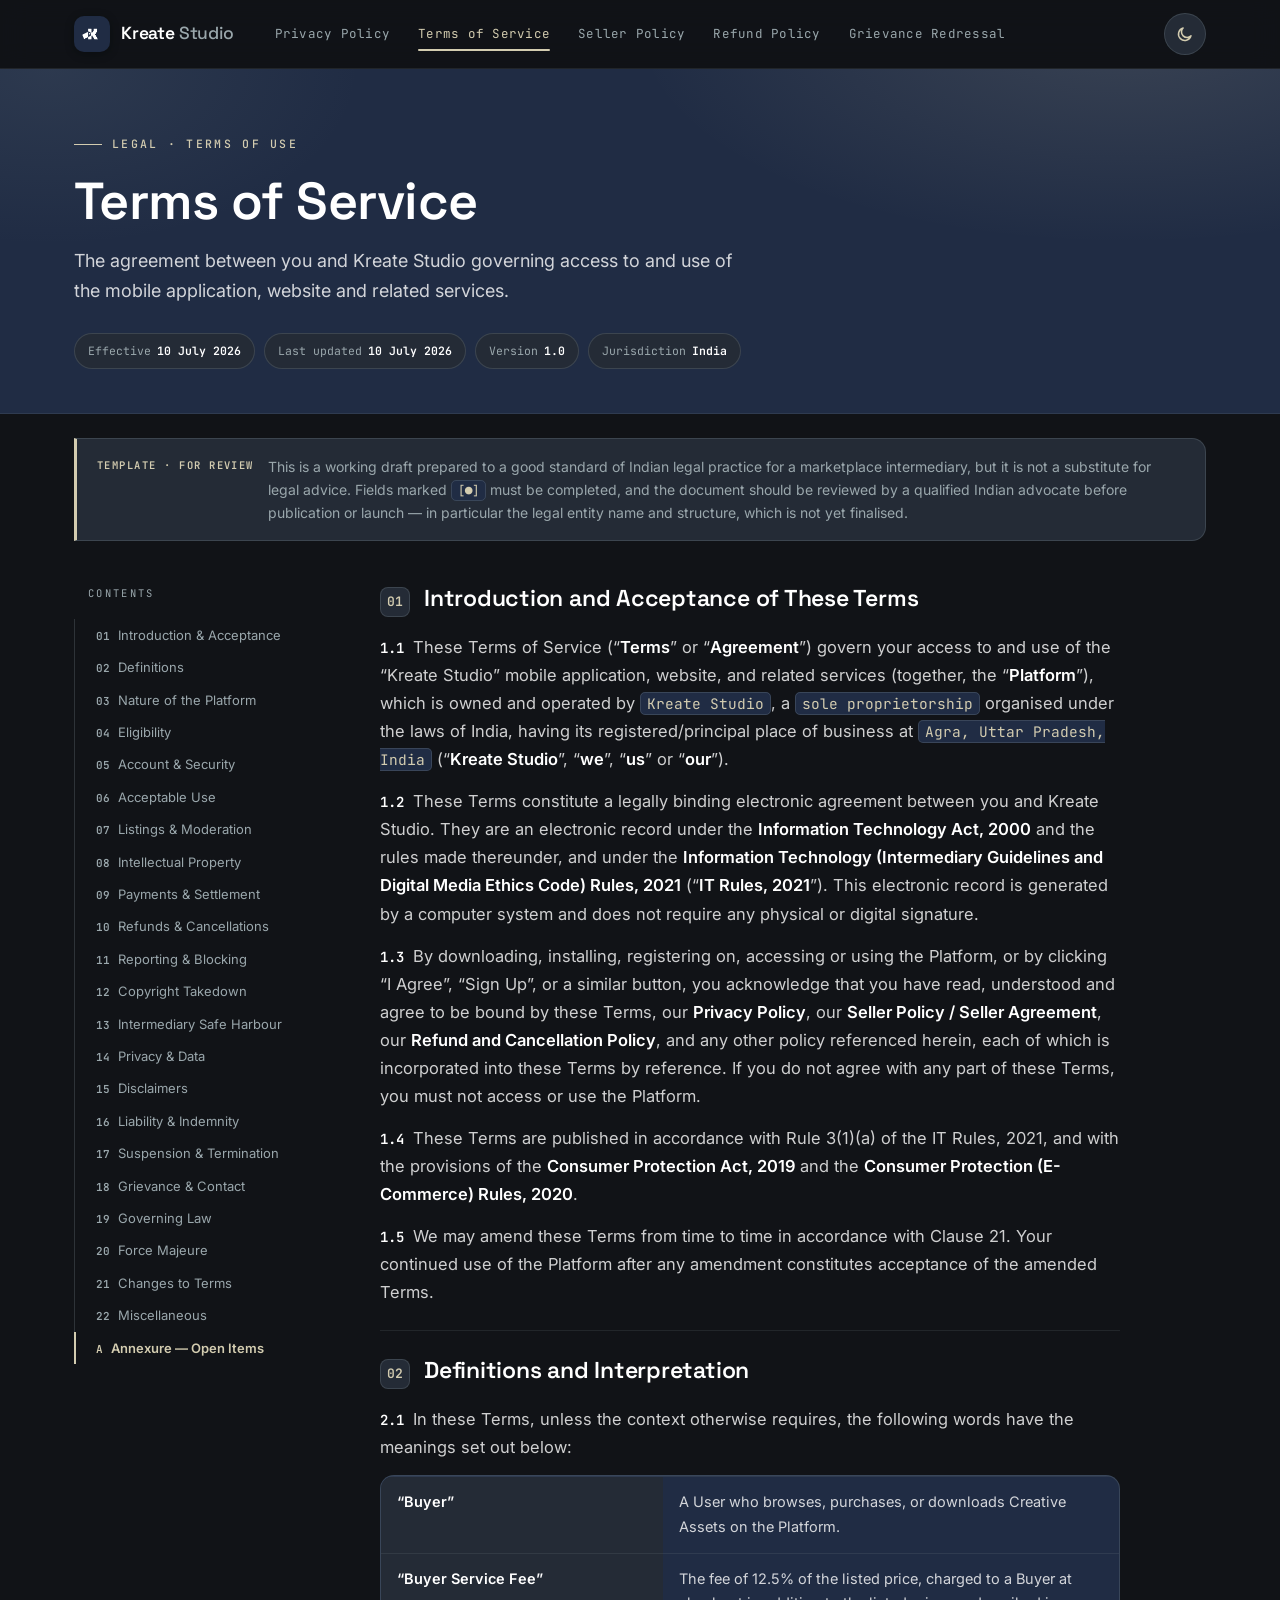
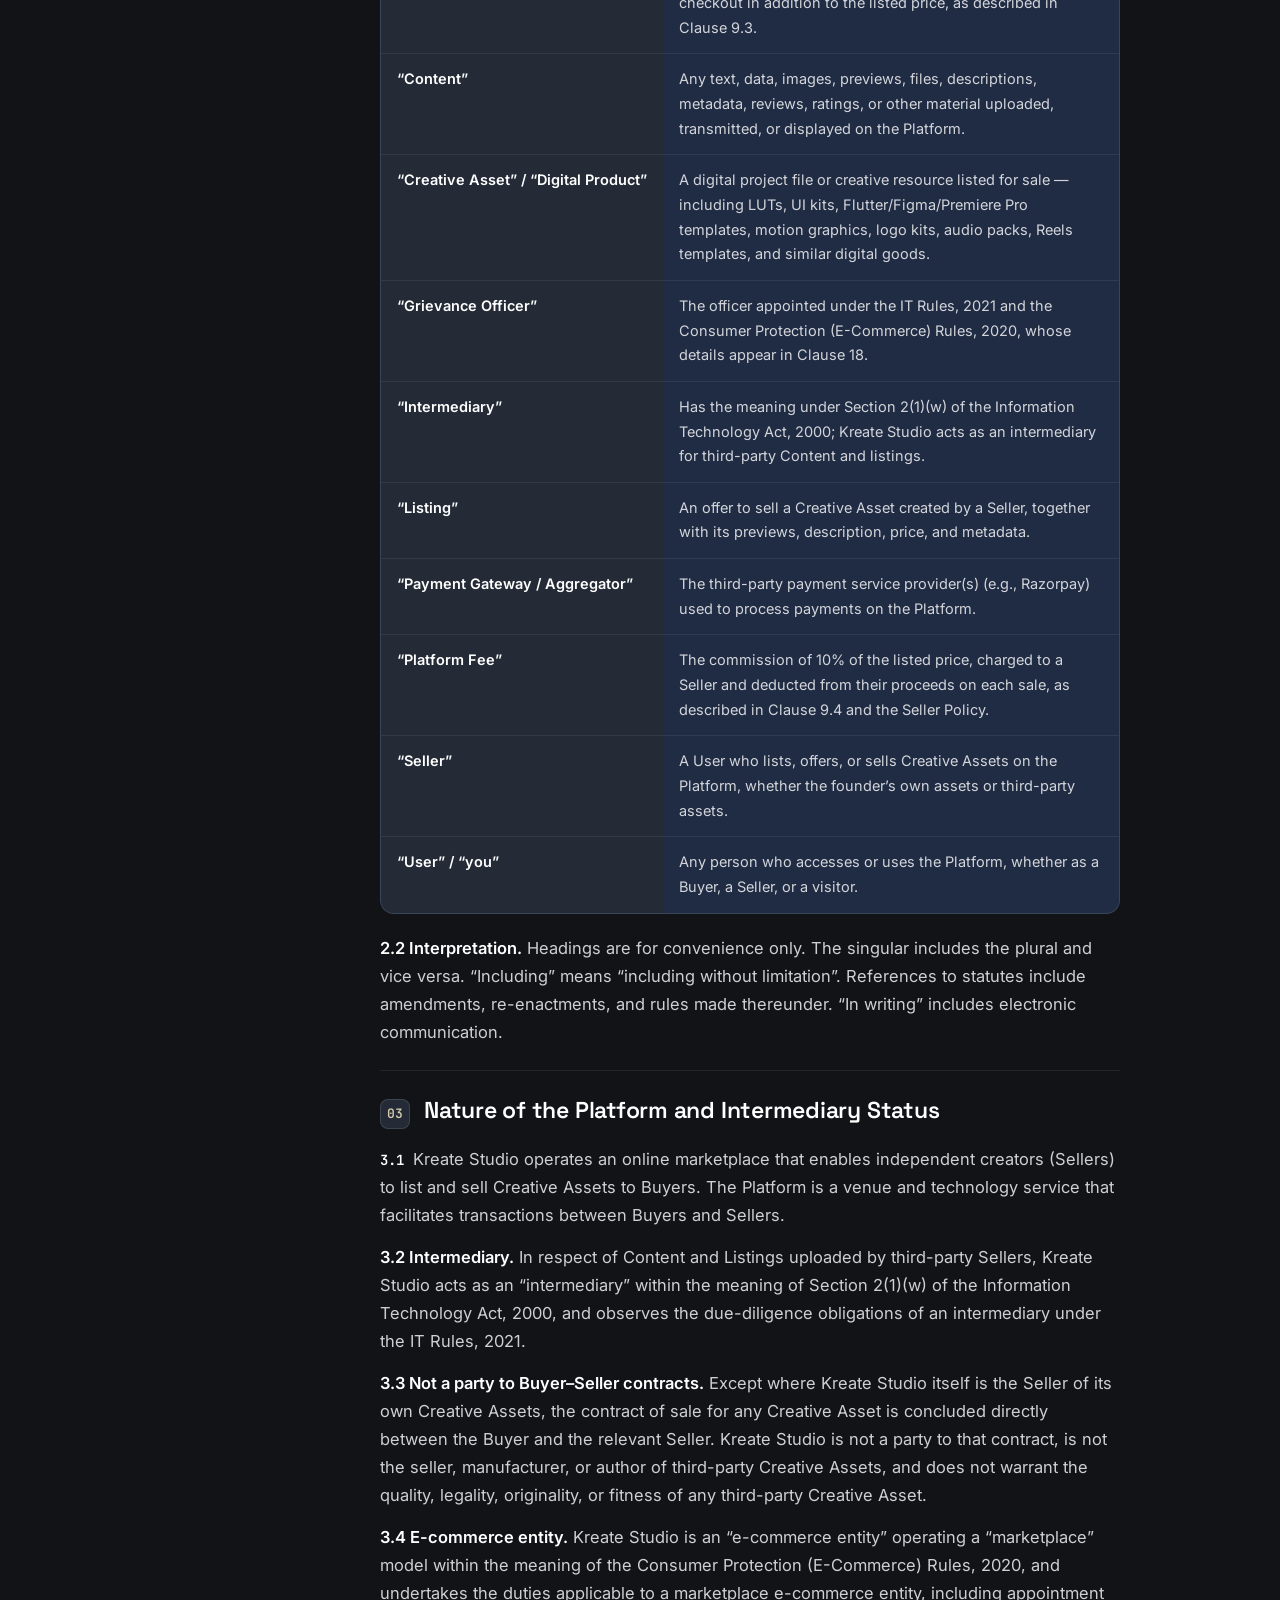
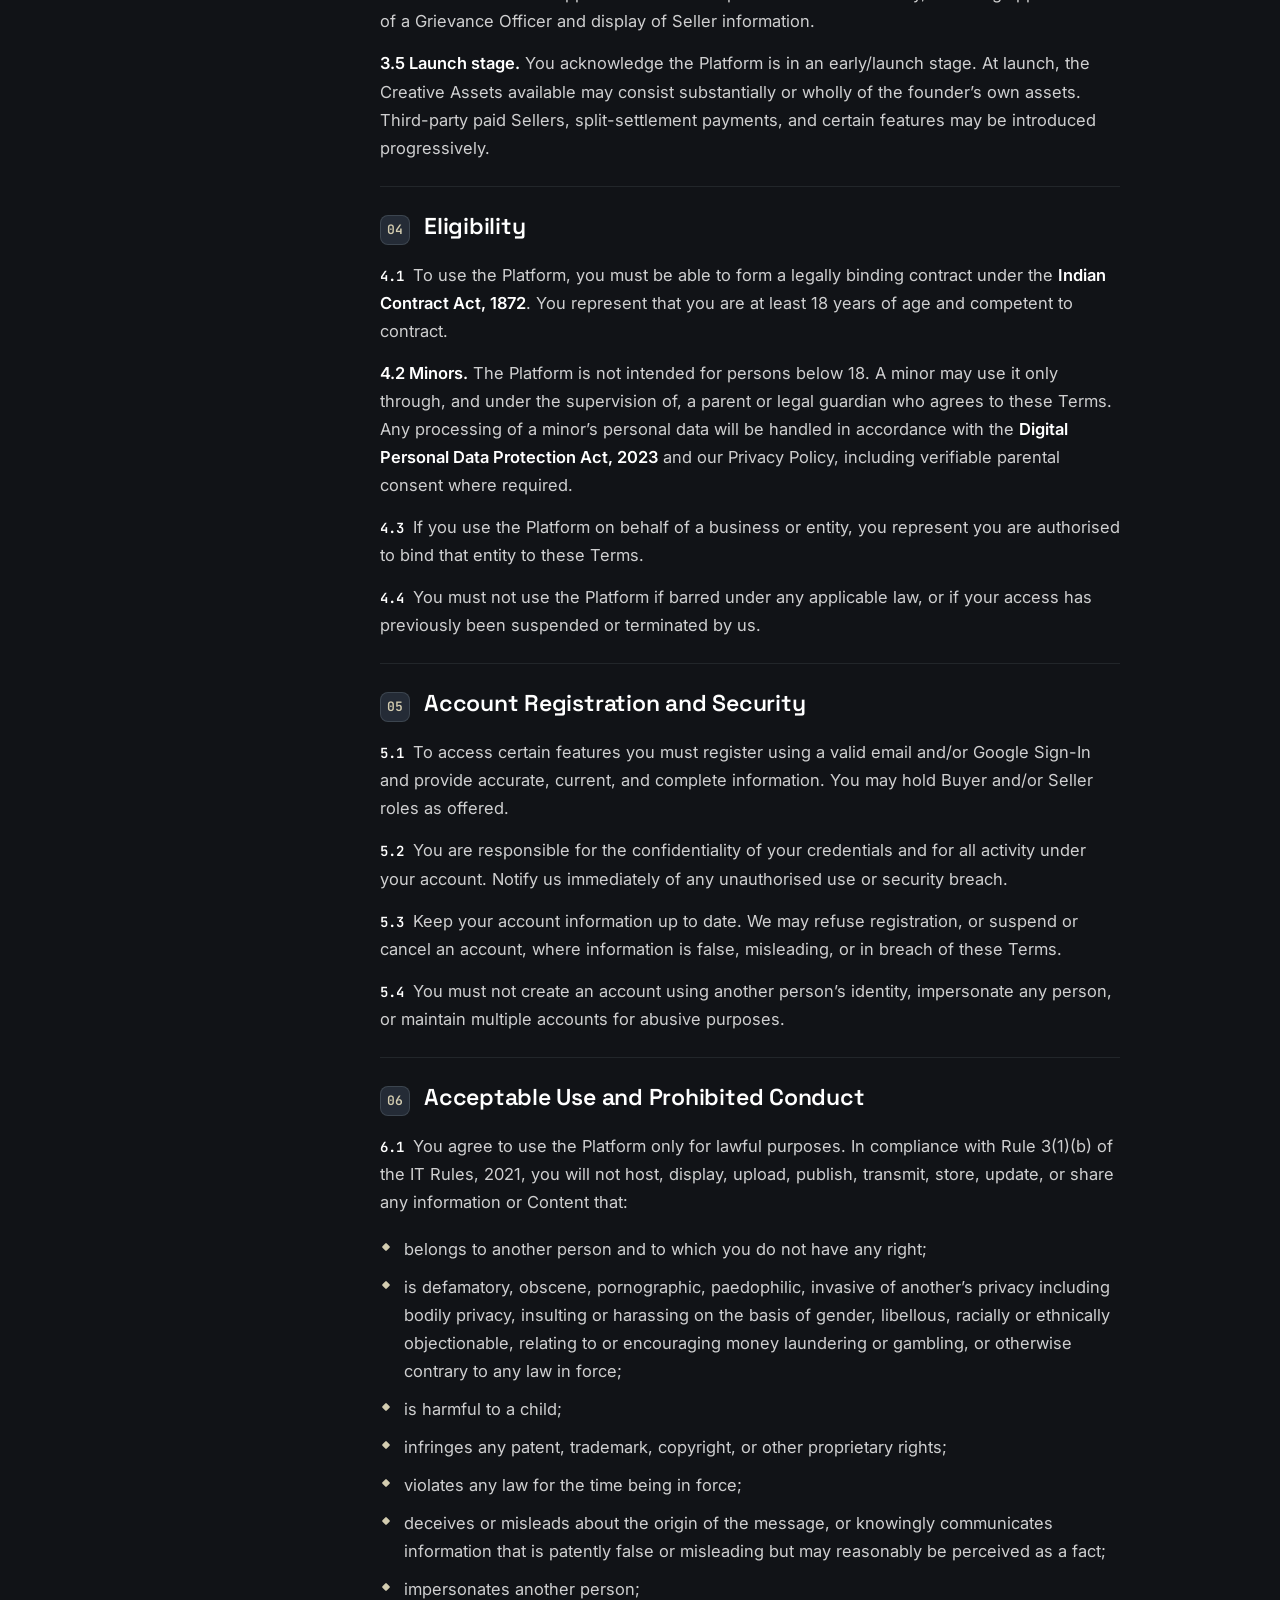
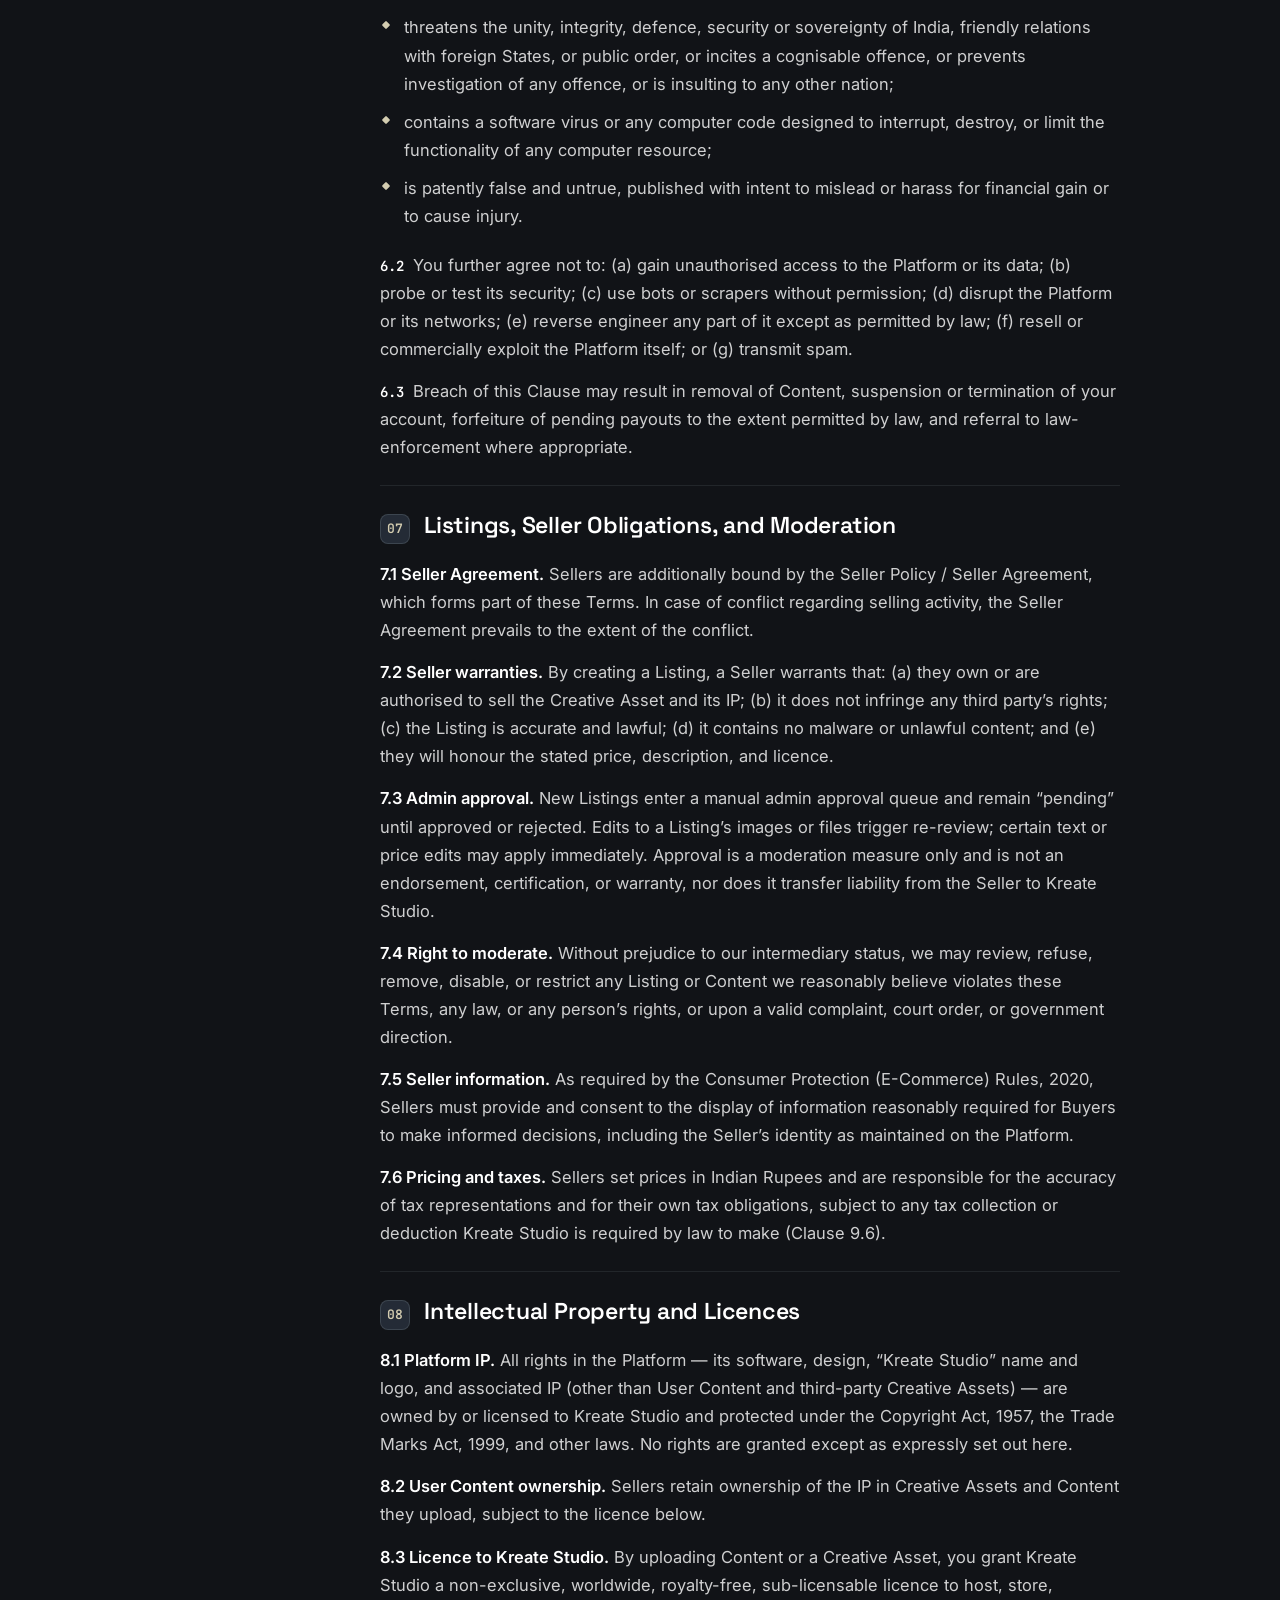
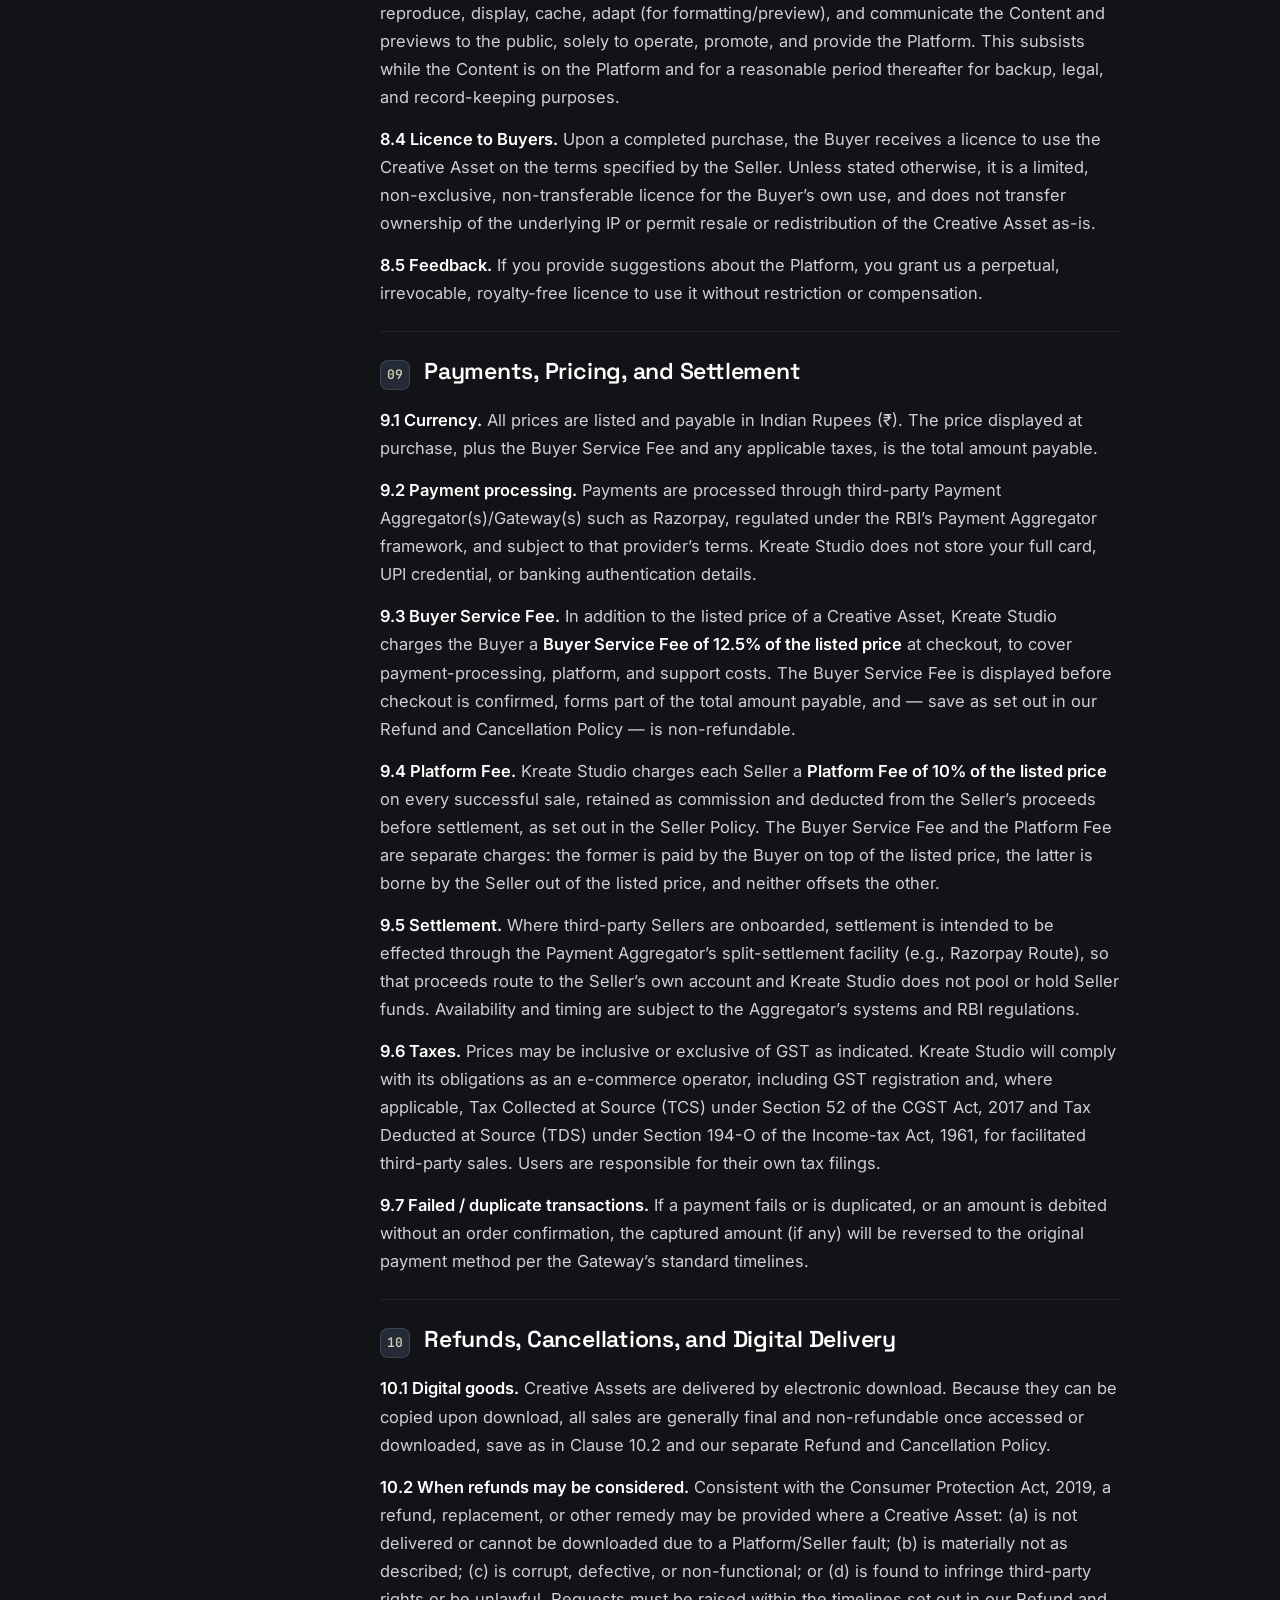
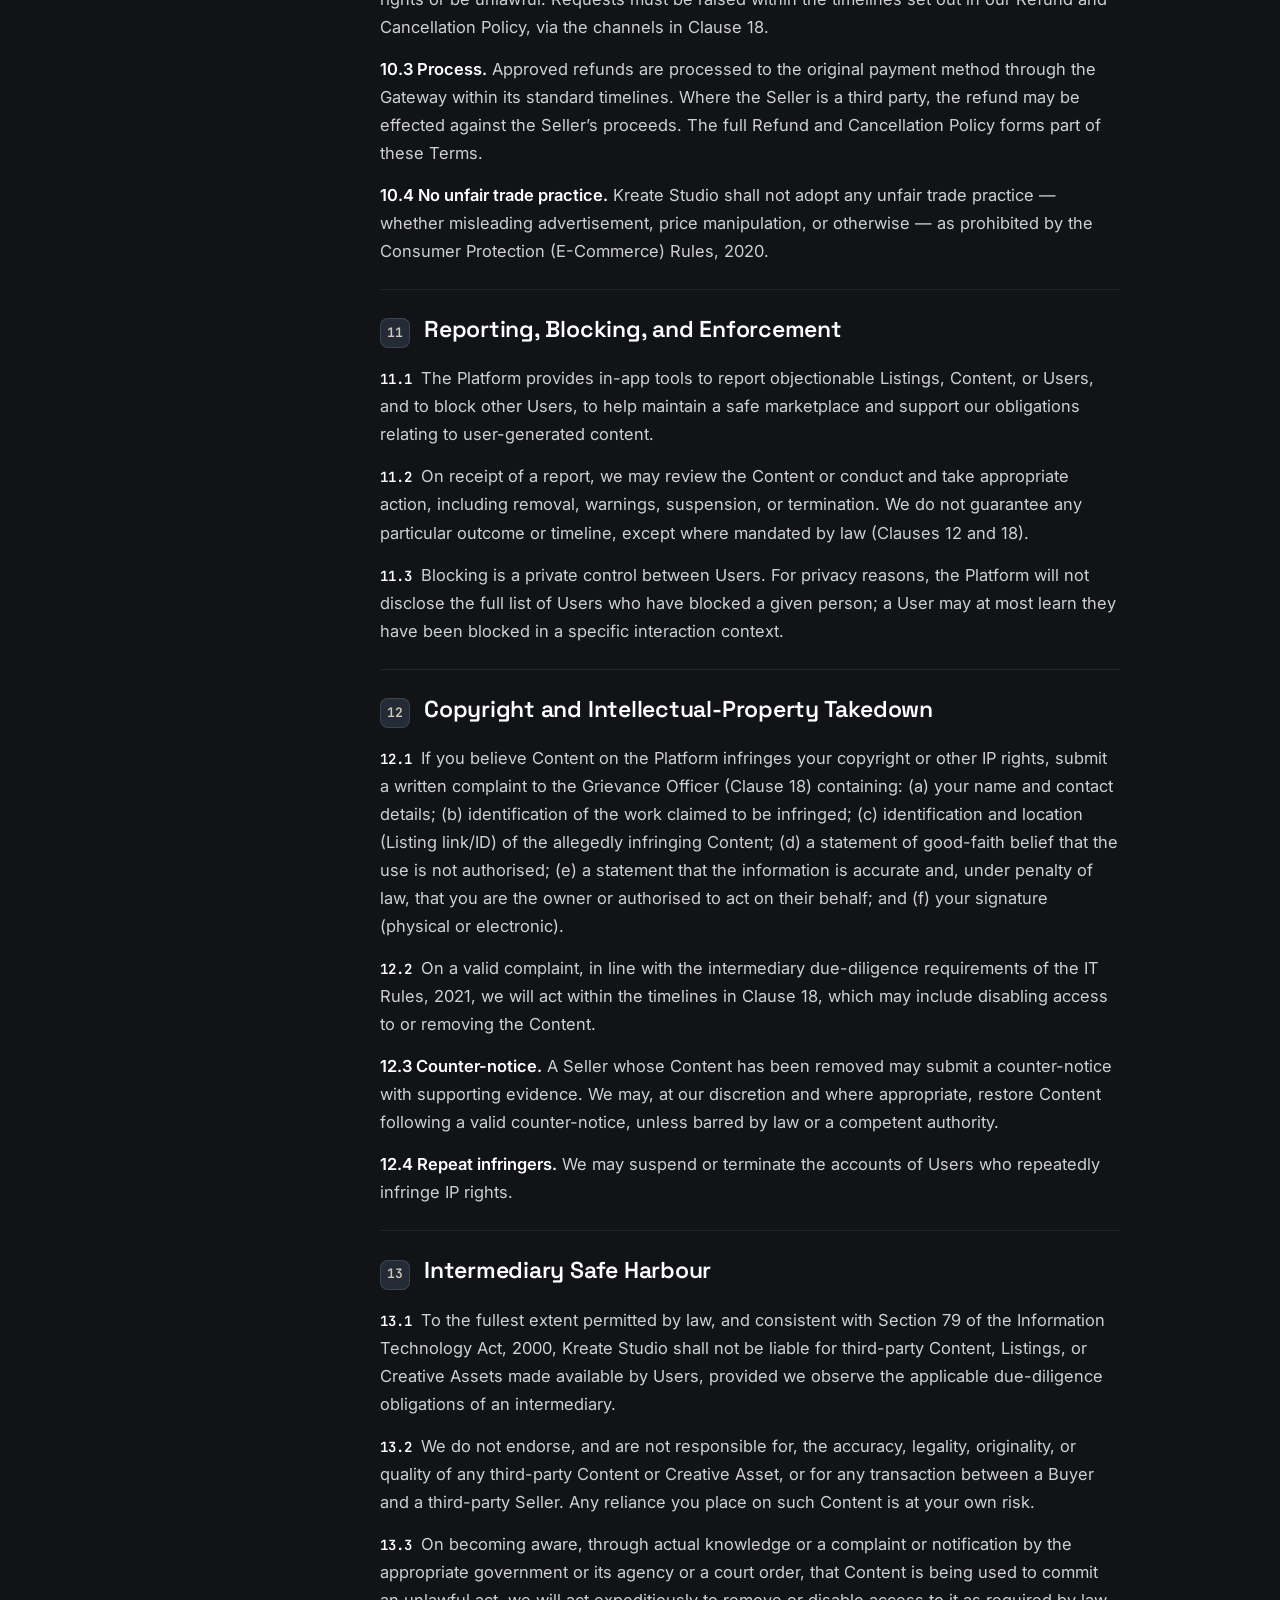
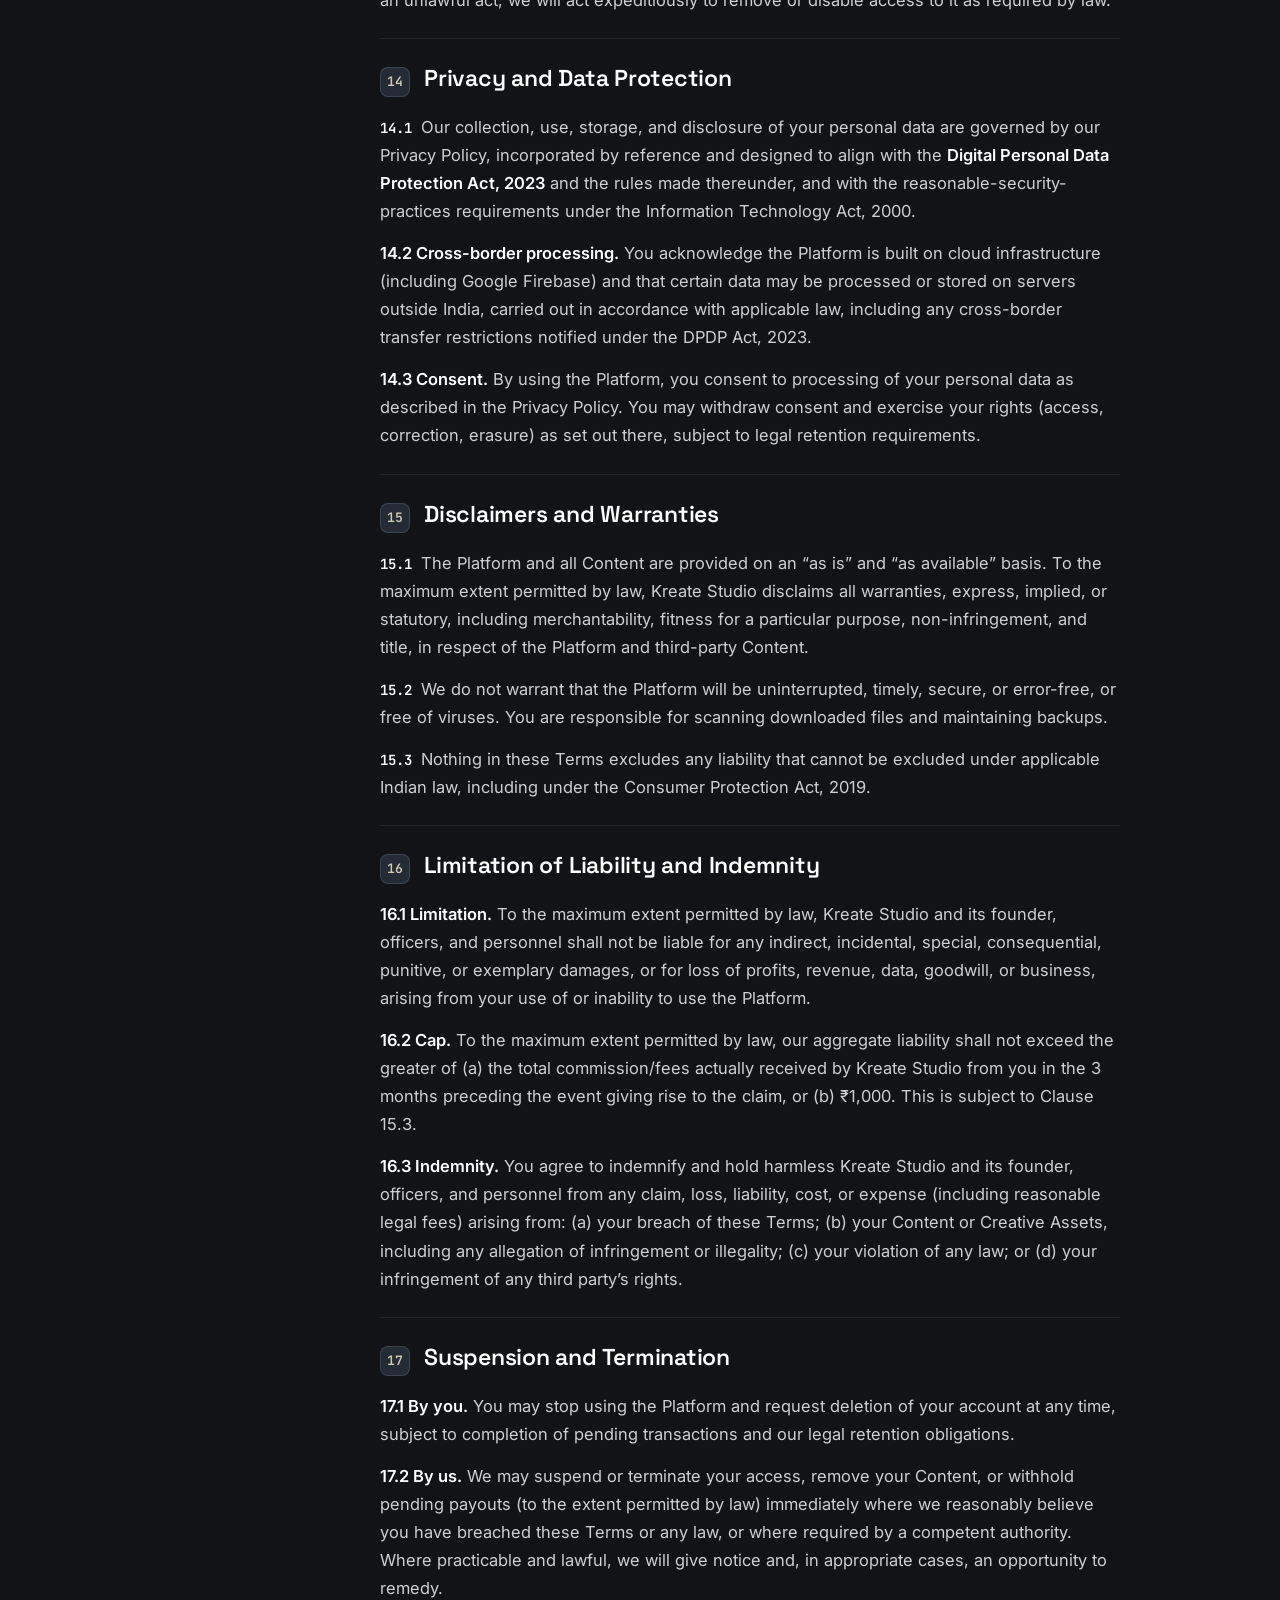
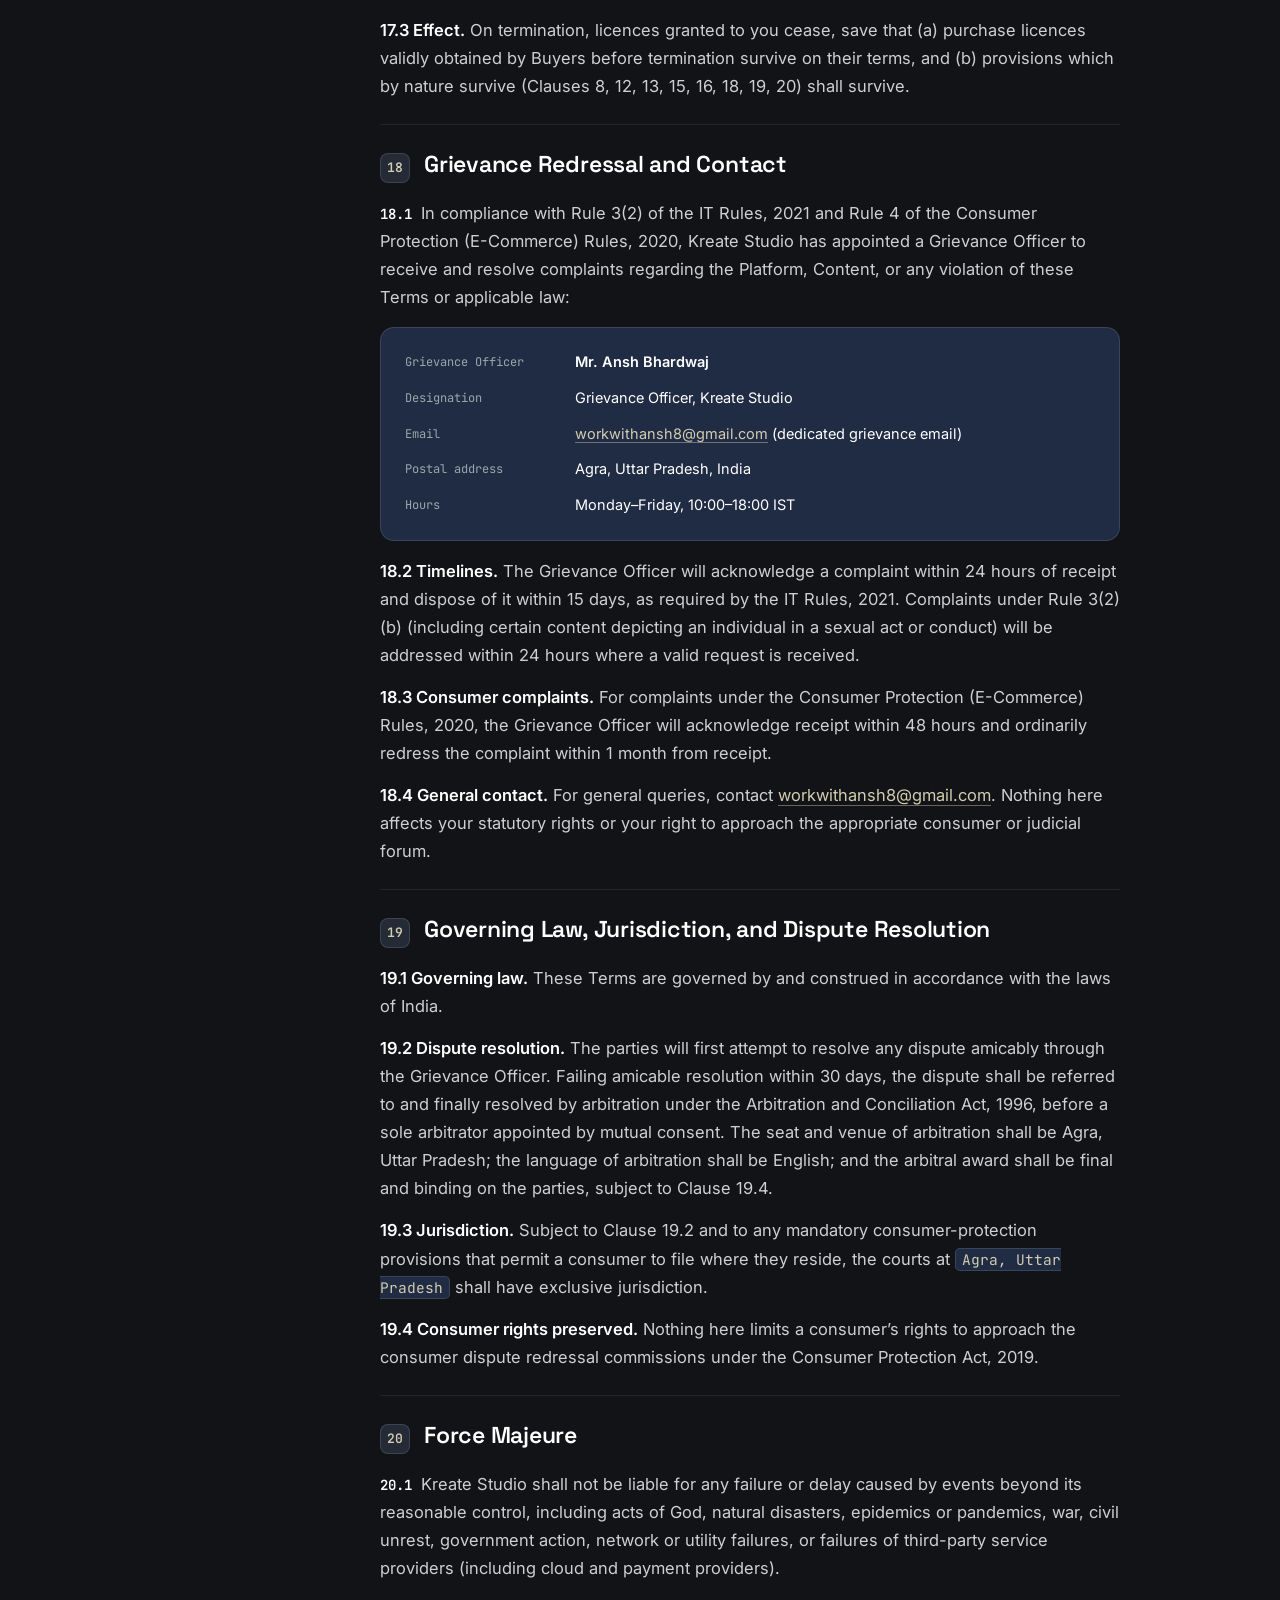
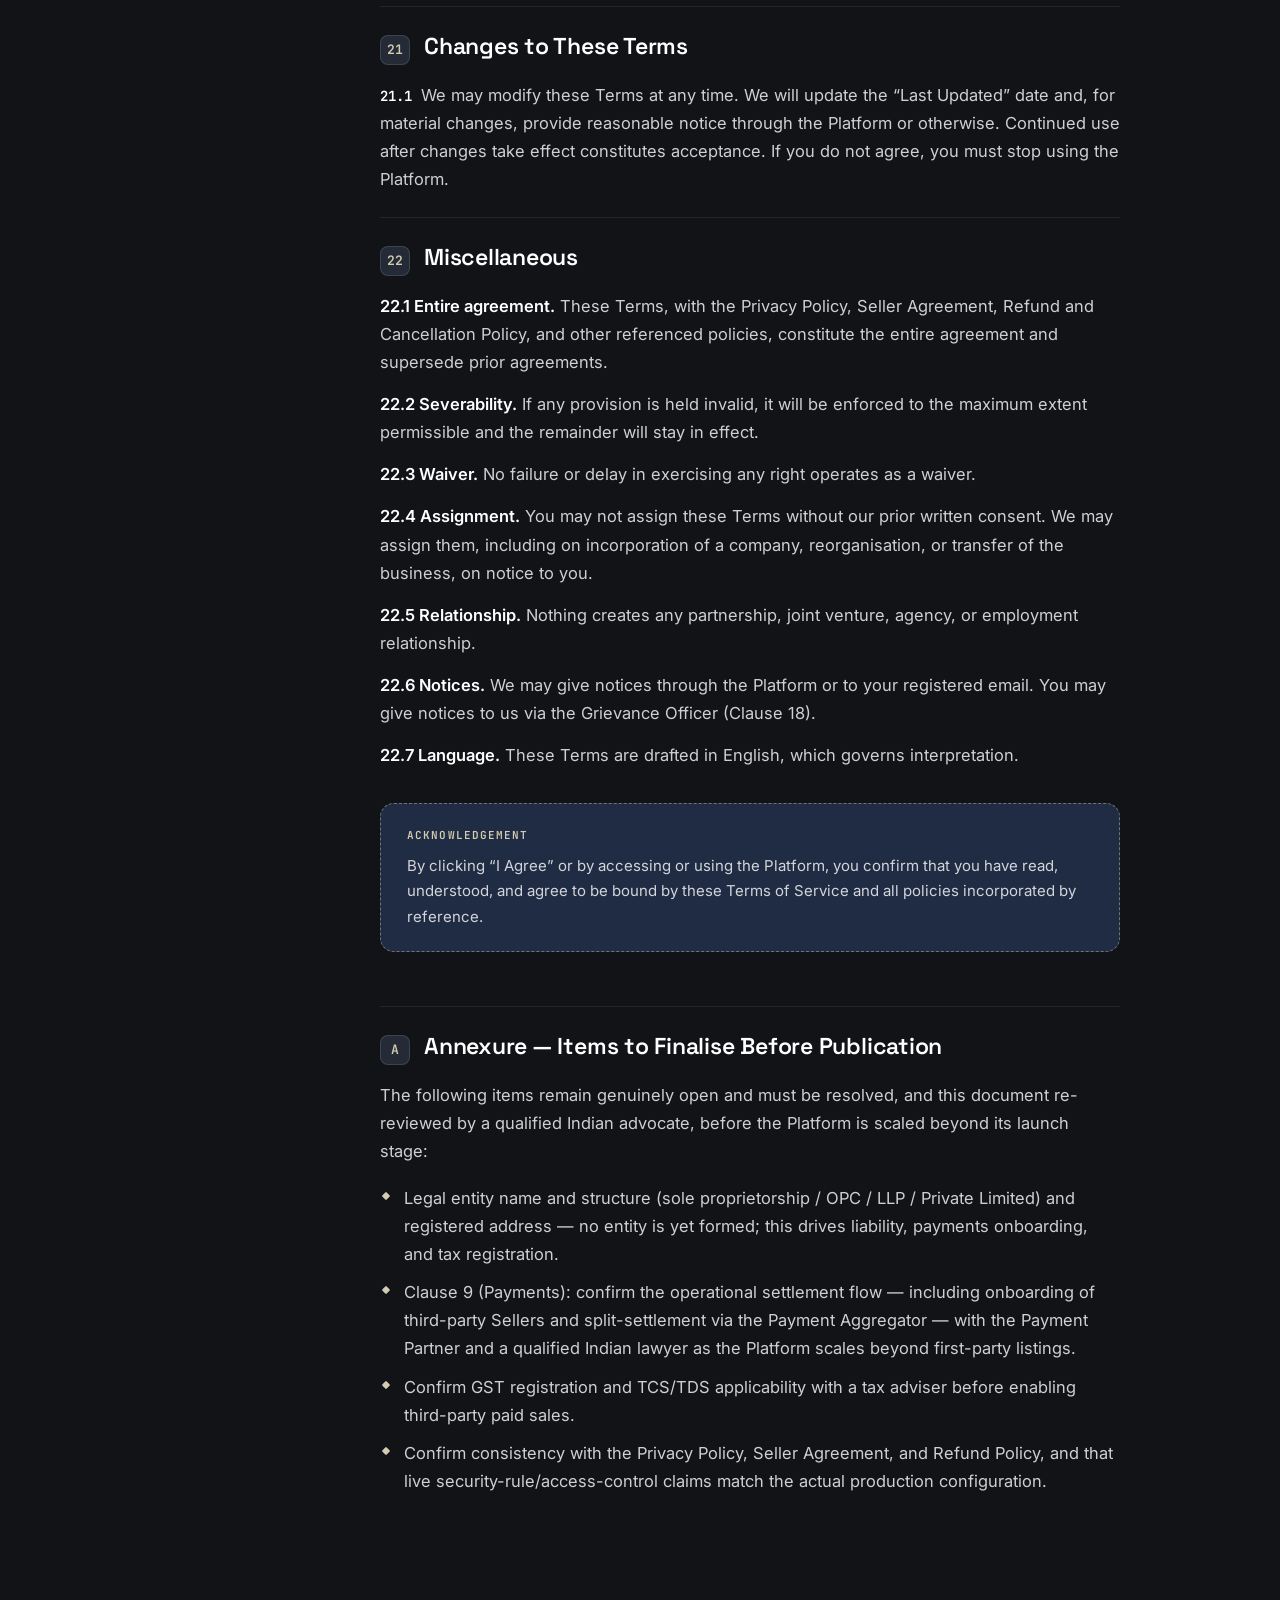
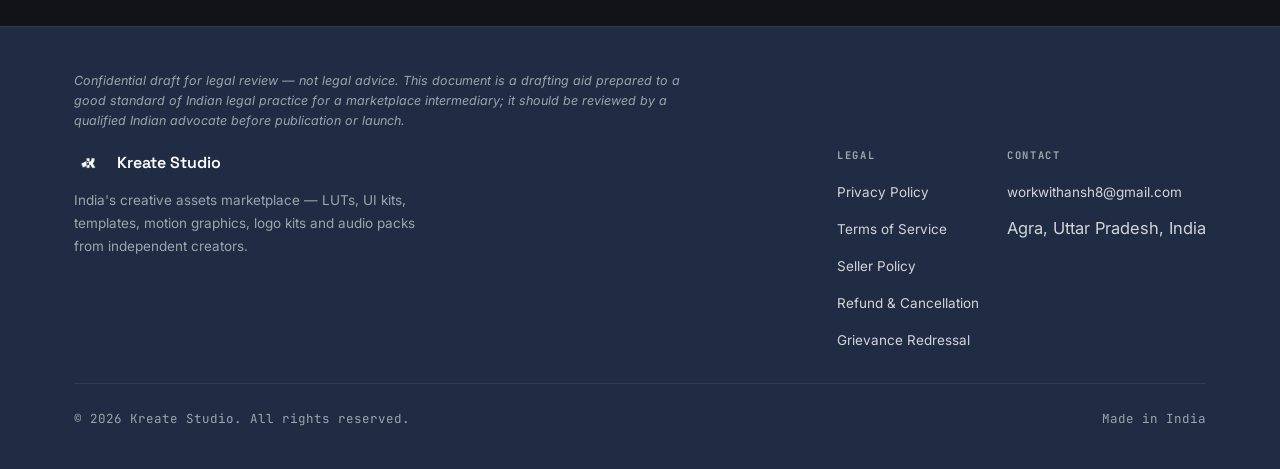
<file: tos.html>
<!DOCTYPE html>
<html lang="en" data-theme="dark">
<head>
<meta charset="UTF-8">
<meta name="viewport" content="width=device-width, initial-scale=1.0">
<title>Terms of Service — Kreate Studio</title>
<meta name="description" content="Terms of Service for Kreate Studio, India's creative assets marketplace.">
<link rel="icon" href="assets/img/logo.png" type="image/png">
<script>(function(){try{var t=localStorage.getItem('kreate-theme');if(t==='light')document.documentElement.setAttribute('data-theme','light');}catch(e){}})();</script>
<link rel="preconnect" href="https://fonts.googleapis.com">
<link rel="preconnect" href="https://fonts.gstatic.com" crossorigin>
<link href="https://fonts.googleapis.com/css2?family=Space+Grotesk:wght@500;600;700&family=Inter:wght@400;500;600;700&family=JetBrains+Mono:wght@400;500;600&display=swap" rel="stylesheet">
<link rel="stylesheet" href="assets/css/style.css">
</head>
<body>
<a class="skip-link" href="#main">Skip to content</a>
<div id="progressBar" aria-hidden="true"></div>

<header class="site-header" id="siteHeader">
  <div class="site-header__inner">
    <a href="index.html" class="brand">
      <img src="assets/img/logo.png" alt="Kreate Studio" class="brand__mark">
      <span class="brand__word">Kreate <span class="brand__word-light">Studio</span></span>
    </a>
    <nav class="site-nav" id="siteNav" aria-label="Legal documents">
      <a href="index.html" class="site-nav__link">Privacy Policy</a>
      <a href="tos.html" class="site-nav__link is-active" aria-current="page">Terms of Service</a>
      <a href="seller-policy.html" class="site-nav__link">Seller Policy</a>
      <a href="refund-policy.html" class="site-nav__link">Refund Policy</a>
      <a href="grievance.html" class="site-nav__link">Grievance Redressal</a>
    </nav>
    <div class="site-header__actions">
      <button class="theme-toggle" id="themeToggle" type="button" aria-pressed="false" aria-label="Switch to light theme">
        <svg class="icon icon-sun" viewBox="0 0 24 24" fill="none" stroke="currentColor" stroke-width="2" stroke-linecap="round"><circle cx="12" cy="12" r="4.5"/><path d="M12 2.5v2.5M12 19v2.5M4.6 4.6l1.8 1.8M17.6 17.6l1.8 1.8M2.5 12H5M19 12h2.5M4.6 19.4l1.8-1.8M17.6 6.4l1.8-1.8"/></svg>
        <svg class="icon icon-moon" viewBox="0 0 24 24" fill="none" stroke="currentColor" stroke-width="2" stroke-linecap="round" stroke-linejoin="round"><path d="M20 14.5A8.5 8.5 0 1 1 9.5 4a6.8 6.8 0 0 0 10.5 10.5Z"/></svg>
      </button>
      <button class="nav-toggle" id="navToggle" type="button" aria-label="Open menu" aria-expanded="false" aria-controls="siteNav">
        <span class="nav-toggle__bar"></span><span class="nav-toggle__bar"></span><span class="nav-toggle__bar"></span>
      </button>
    </div>
  </div>
</header>

<header class="doc-hero">
  <div class="doc-hero__inner">
    <p class="eyebrow">Legal · Terms of Use</p>
    <h1>Terms of Service</h1>
    <p class="lede">The agreement between you and Kreate Studio governing access to and use of the mobile application, website and related services.</p>
    <div class="chips">
      <span class="chip">Effective <b>10 July 2026</b></span>
      <span class="chip">Last updated <b>10 July 2026</b></span>
      <span class="chip">Version <b>1.0</b></span>
      <span class="chip">Jurisdiction <b>India</b></span>
    </div>
  </div>
</header>

<div class="callout-wrap">
  <div class="callout">
    <span class="tag">Template · for review</span>
    <p>This is a working draft prepared to a good standard of Indian legal practice for a marketplace intermediary, but it is not a substitute for legal advice. Fields marked <span class="ph">[●]</span> must be completed, and the document should be reviewed by a qualified Indian advocate before publication or launch — in particular the legal entity name and structure, which is not yet finalised.</p>
  </div>
</div>

<div class="doc-shell">
  <nav class="toc" id="toc" aria-label="Table of contents">
    <button class="toc-toggle" id="tocToggle" aria-expanded="false">Contents · 22 sections <span class="arw">▾</span></button>
    <p class="toc-label">Contents</p>
    <ol>
      <li><a href="#s1"><span class="n">01</span>Introduction &amp; Acceptance</a></li>
      <li><a href="#s2"><span class="n">02</span>Definitions</a></li>
      <li><a href="#s3"><span class="n">03</span>Nature of the Platform</a></li>
      <li><a href="#s4"><span class="n">04</span>Eligibility</a></li>
      <li><a href="#s5"><span class="n">05</span>Account &amp; Security</a></li>
      <li><a href="#s6"><span class="n">06</span>Acceptable Use</a></li>
      <li><a href="#s7"><span class="n">07</span>Listings &amp; Moderation</a></li>
      <li><a href="#s8"><span class="n">08</span>Intellectual Property</a></li>
      <li><a href="#s9"><span class="n">09</span>Payments &amp; Settlement</a></li>
      <li><a href="#s10"><span class="n">10</span>Refunds &amp; Cancellations</a></li>
      <li><a href="#s11"><span class="n">11</span>Reporting &amp; Blocking</a></li>
      <li><a href="#s12"><span class="n">12</span>Copyright Takedown</a></li>
      <li><a href="#s13"><span class="n">13</span>Intermediary Safe Harbour</a></li>
      <li><a href="#s14"><span class="n">14</span>Privacy &amp; Data</a></li>
      <li><a href="#s15"><span class="n">15</span>Disclaimers</a></li>
      <li><a href="#s16"><span class="n">16</span>Liability &amp; Indemnity</a></li>
      <li><a href="#s17"><span class="n">17</span>Suspension &amp; Termination</a></li>
      <li><a href="#s18"><span class="n">18</span>Grievance &amp; Contact</a></li>
      <li><a href="#s19"><span class="n">19</span>Governing Law</a></li>
      <li><a href="#s20"><span class="n">20</span>Force Majeure</a></li>
      <li><a href="#s21"><span class="n">21</span>Changes to Terms</a></li>
      <li><a href="#s22"><span class="n">22</span>Miscellaneous</a></li>
      <li><a href="#annex"><span class="n">A</span>Annexure — Open Items</a></li>
    </ol>
  </nav>

  <main class="doc-content" id="main">

    <section id="s1" class="clause">
      <div class="sec-head"><span class="num">01</span><h2>Introduction and Acceptance of These Terms</h2></div>
      <p><span class="n">1.1</span> These Terms of Service (“<strong>Terms</strong>” or “<strong>Agreement</strong>”) govern your access to and use of the “Kreate Studio” mobile application, website, and related services (together, the “<strong>Platform</strong>”), which is owned and operated by <span class="ph">Kreate Studio</span>, a <span class="ph">sole proprietorship</span> organised under the laws of India, having its registered/principal place of business at <span class="ph">Agra, Uttar Pradesh, India</span> (“<strong>Kreate Studio</strong>”, “<strong>we</strong>”, “<strong>us</strong>” or “<strong>our</strong>”).</p>
      <p><span class="n">1.2</span> These Terms constitute a legally binding electronic agreement between you and Kreate Studio. They are an electronic record under the <strong>Information Technology Act, 2000</strong> and the rules made thereunder, and under the <strong>Information Technology (Intermediary Guidelines and Digital Media Ethics Code) Rules, 2021</strong> (“<strong>IT Rules, 2021</strong>”). This electronic record is generated by a computer system and does not require any physical or digital signature.</p>
      <p><span class="n">1.3</span> By downloading, installing, registering on, accessing or using the Platform, or by clicking “I Agree”, “Sign Up”, or a similar button, you acknowledge that you have read, understood and agree to be bound by these Terms, our <strong>Privacy Policy</strong>, our <strong>Seller Policy / Seller Agreement</strong>, our <strong>Refund and Cancellation Policy</strong>, and any other policy referenced herein, each of which is incorporated into these Terms by reference. If you do not agree with any part of these Terms, you must not access or use the Platform.</p>
      <p><span class="n">1.4</span> These Terms are published in accordance with Rule 3(1)(a) of the IT Rules, 2021, and with the provisions of the <strong>Consumer Protection Act, 2019</strong> and the <strong>Consumer Protection (E-Commerce) Rules, 2020</strong>.</p>
      <p><span class="n">1.5</span> We may amend these Terms from time to time in accordance with Clause 21. Your continued use of the Platform after any amendment constitutes acceptance of the amended Terms.</p>
    </section>

    <section id="s2" class="clause">
      <div class="sec-head"><span class="num">02</span><h2>Definitions and Interpretation</h2></div>
      <p><span class="n">2.1</span> In these Terms, unless the context otherwise requires, the following words have the meanings set out below:</p>
      <div class="twrap"><table>
        <tbody>
          <tr><th>“Buyer”</th><td>A User who browses, purchases, or downloads Creative Assets on the Platform.</td></tr>
          <tr><th>“Buyer Service Fee”</th><td>The fee of 12.5% of the listed price, charged to a Buyer at checkout in addition to the listed price, as described in Clause 9.3.</td></tr>
          <tr><th>“Content”</th><td>Any text, data, images, previews, files, descriptions, metadata, reviews, ratings, or other material uploaded, transmitted, or displayed on the Platform.</td></tr>
          <tr><th>“Creative Asset” / “Digital Product”</th><td>A digital project file or creative resource listed for sale — including LUTs, UI kits, Flutter/Figma/Premiere Pro templates, motion graphics, logo kits, audio packs, Reels templates, and similar digital goods.</td></tr>
          <tr><th>“Grievance Officer”</th><td>The officer appointed under the IT Rules, 2021 and the Consumer Protection (E-Commerce) Rules, 2020, whose details appear in Clause 18.</td></tr>
          <tr><th>“Intermediary”</th><td>Has the meaning under Section 2(1)(w) of the Information Technology Act, 2000; Kreate Studio acts as an intermediary for third-party Content and listings.</td></tr>
          <tr><th>“Listing”</th><td>An offer to sell a Creative Asset created by a Seller, together with its previews, description, price, and metadata.</td></tr>
          <tr><th>“Payment Gateway / Aggregator”</th><td>The third-party payment service provider(s) (e.g., Razorpay) used to process payments on the Platform.</td></tr>
          <tr><th>“Platform Fee”</th><td>The commission of 10% of the listed price, charged to a Seller and deducted from their proceeds on each sale, as described in Clause 9.4 and the Seller Policy.</td></tr>
          <tr><th>“Seller”</th><td>A User who lists, offers, or sells Creative Assets on the Platform, whether the founder’s own assets or third-party assets.</td></tr>
          <tr><th>“User” / “you”</th><td>Any person who accesses or uses the Platform, whether as a Buyer, a Seller, or a visitor.</td></tr>
        </tbody>
      </table></div>
      <p><span class="lead">2.2 Interpretation.</span> Headings are for convenience only. The singular includes the plural and vice versa. “Including” means “including without limitation”. References to statutes include amendments, re-enactments, and rules made thereunder. “In writing” includes electronic communication.</p>
    </section>

    <section id="s3" class="clause">
      <div class="sec-head"><span class="num">03</span><h2>Nature of the Platform and Intermediary Status</h2></div>
      <p><span class="n">3.1</span> Kreate Studio operates an online marketplace that enables independent creators (Sellers) to list and sell Creative Assets to Buyers. The Platform is a venue and technology service that facilitates transactions between Buyers and Sellers.</p>
      <p><span class="lead">3.2 Intermediary.</span> In respect of Content and Listings uploaded by third-party Sellers, Kreate Studio acts as an “intermediary” within the meaning of Section 2(1)(w) of the Information Technology Act, 2000, and observes the due-diligence obligations of an intermediary under the IT Rules, 2021.</p>
      <p><span class="lead">3.3 Not a party to Buyer–Seller contracts.</span> Except where Kreate Studio itself is the Seller of its own Creative Assets, the contract of sale for any Creative Asset is concluded directly between the Buyer and the relevant Seller. Kreate Studio is not a party to that contract, is not the seller, manufacturer, or author of third-party Creative Assets, and does not warrant the quality, legality, originality, or fitness of any third-party Creative Asset.</p>
      <p><span class="lead">3.4 E-commerce entity.</span> Kreate Studio is an “e-commerce entity” operating a “marketplace” model within the meaning of the Consumer Protection (E-Commerce) Rules, 2020, and undertakes the duties applicable to a marketplace e-commerce entity, including appointment of a Grievance Officer and display of Seller information.</p>
      <p><span class="lead">3.5 Launch stage.</span> You acknowledge the Platform is in an early/launch stage. At launch, the Creative Assets available may consist substantially or wholly of the founder’s own assets. Third-party paid Sellers, split-settlement payments, and certain features may be introduced progressively.</p>
    </section>

    <section id="s4" class="clause">
      <div class="sec-head"><span class="num">04</span><h2>Eligibility</h2></div>
      <p><span class="n">4.1</span> To use the Platform, you must be able to form a legally binding contract under the <strong>Indian Contract Act, 1872</strong>. You represent that you are at least 18 years of age and competent to contract.</p>
      <p><span class="lead">4.2 Minors.</span> The Platform is not intended for persons below 18. A minor may use it only through, and under the supervision of, a parent or legal guardian who agrees to these Terms. Any processing of a minor’s personal data will be handled in accordance with the <strong>Digital Personal Data Protection Act, 2023</strong> and our Privacy Policy, including verifiable parental consent where required.</p>
      <p><span class="n">4.3</span> If you use the Platform on behalf of a business or entity, you represent you are authorised to bind that entity to these Terms.</p>
      <p><span class="n">4.4</span> You must not use the Platform if barred under any applicable law, or if your access has previously been suspended or terminated by us.</p>
    </section>

    <section id="s5" class="clause">
      <div class="sec-head"><span class="num">05</span><h2>Account Registration and Security</h2></div>
      <p><span class="n">5.1</span> To access certain features you must register using a valid email and/or Google Sign-In and provide accurate, current, and complete information. You may hold Buyer and/or Seller roles as offered.</p>
      <p><span class="n">5.2</span> You are responsible for the confidentiality of your credentials and for all activity under your account. Notify us immediately of any unauthorised use or security breach.</p>
      <p><span class="n">5.3</span> Keep your account information up to date. We may refuse registration, or suspend or cancel an account, where information is false, misleading, or in breach of these Terms.</p>
      <p><span class="n">5.4</span> You must not create an account using another person’s identity, impersonate any person, or maintain multiple accounts for abusive purposes.</p>
    </section>

    <section id="s6" class="clause">
      <div class="sec-head"><span class="num">06</span><h2>Acceptable Use and Prohibited Conduct</h2></div>
      <p><span class="n">6.1</span> You agree to use the Platform only for lawful purposes. In compliance with Rule 3(1)(b) of the IT Rules, 2021, you will not host, display, upload, publish, transmit, store, update, or share any information or Content that:</p>
      <ul class="pl">
        <li>belongs to another person and to which you do not have any right;</li>
        <li>is defamatory, obscene, pornographic, paedophilic, invasive of another’s privacy including bodily privacy, insulting or harassing on the basis of gender, libellous, racially or ethnically objectionable, relating to or encouraging money laundering or gambling, or otherwise contrary to any law in force;</li>
        <li>is harmful to a child;</li>
        <li>infringes any patent, trademark, copyright, or other proprietary rights;</li>
        <li>violates any law for the time being in force;</li>
        <li>deceives or misleads about the origin of the message, or knowingly communicates information that is patently false or misleading but may reasonably be perceived as a fact;</li>
        <li>impersonates another person;</li>
        <li>threatens the unity, integrity, defence, security or sovereignty of India, friendly relations with foreign States, or public order, or incites a cognisable offence, or prevents investigation of any offence, or is insulting to any other nation;</li>
        <li>contains a software virus or any computer code designed to interrupt, destroy, or limit the functionality of any computer resource;</li>
        <li>is patently false and untrue, published with intent to mislead or harass for financial gain or to cause injury.</li>
      </ul>
      <p><span class="n">6.2</span> You further agree not to: (a) gain unauthorised access to the Platform or its data; (b) probe or test its security; (c) use bots or scrapers without permission; (d) disrupt the Platform or its networks; (e) reverse engineer any part of it except as permitted by law; (f) resell or commercially exploit the Platform itself; or (g) transmit spam.</p>
      <p><span class="n">6.3</span> Breach of this Clause may result in removal of Content, suspension or termination of your account, forfeiture of pending payouts to the extent permitted by law, and referral to law-enforcement where appropriate.</p>
    </section>

    <section id="s7" class="clause">
      <div class="sec-head"><span class="num">07</span><h2>Listings, Seller Obligations, and Moderation</h2></div>
      <p><span class="lead">7.1 Seller Agreement.</span> Sellers are additionally bound by the Seller Policy / Seller Agreement, which forms part of these Terms. In case of conflict regarding selling activity, the Seller Agreement prevails to the extent of the conflict.</p>
      <p><span class="lead">7.2 Seller warranties.</span> By creating a Listing, a Seller warrants that: (a) they own or are authorised to sell the Creative Asset and its IP; (b) it does not infringe any third party’s rights; (c) the Listing is accurate and lawful; (d) it contains no malware or unlawful content; and (e) they will honour the stated price, description, and licence.</p>
      <p><span class="lead">7.3 Admin approval.</span> New Listings enter a manual admin approval queue and remain “pending” until approved or rejected. Edits to a Listing’s images or files trigger re-review; certain text or price edits may apply immediately. Approval is a moderation measure only and is not an endorsement, certification, or warranty, nor does it transfer liability from the Seller to Kreate Studio.</p>
      <p><span class="lead">7.4 Right to moderate.</span> Without prejudice to our intermediary status, we may review, refuse, remove, disable, or restrict any Listing or Content we reasonably believe violates these Terms, any law, or any person’s rights, or upon a valid complaint, court order, or government direction.</p>
      <p><span class="lead">7.5 Seller information.</span> As required by the Consumer Protection (E-Commerce) Rules, 2020, Sellers must provide and consent to the display of information reasonably required for Buyers to make informed decisions, including the Seller’s identity as maintained on the Platform.</p>
      <p><span class="lead">7.6 Pricing and taxes.</span> Sellers set prices in Indian Rupees and are responsible for the accuracy of tax representations and for their own tax obligations, subject to any tax collection or deduction Kreate Studio is required by law to make (Clause 9.6).</p>
    </section>

    <section id="s8" class="clause">
      <div class="sec-head"><span class="num">08</span><h2>Intellectual Property and Licences</h2></div>
      <p><span class="lead">8.1 Platform IP.</span> All rights in the Platform — its software, design, “Kreate Studio” name and logo, and associated IP (other than User Content and third-party Creative Assets) — are owned by or licensed to Kreate Studio and protected under the Copyright Act, 1957, the Trade Marks Act, 1999, and other laws. No rights are granted except as expressly set out here.</p>
      <p><span class="lead">8.2 User Content ownership.</span> Sellers retain ownership of the IP in Creative Assets and Content they upload, subject to the licence below.</p>
      <p><span class="lead">8.3 Licence to Kreate Studio.</span> By uploading Content or a Creative Asset, you grant Kreate Studio a non-exclusive, worldwide, royalty-free, sub-licensable licence to host, store, reproduce, display, cache, adapt (for formatting/preview), and communicate the Content and previews to the public, solely to operate, promote, and provide the Platform. This subsists while the Content is on the Platform and for a reasonable period thereafter for backup, legal, and record-keeping purposes.</p>
      <p><span class="lead">8.4 Licence to Buyers.</span> Upon a completed purchase, the Buyer receives a licence to use the Creative Asset on the terms specified by the Seller. Unless stated otherwise, it is a limited, non-exclusive, non-transferable licence for the Buyer’s own use, and does not transfer ownership of the underlying IP or permit resale or redistribution of the Creative Asset as-is.</p>
      <p><span class="lead">8.5 Feedback.</span> If you provide suggestions about the Platform, you grant us a perpetual, irrevocable, royalty-free licence to use it without restriction or compensation.</p>
    </section>

    <section id="s9" class="clause">
      <div class="sec-head"><span class="num">09</span><h2>Payments, Pricing, and Settlement</h2></div>
      <p><span class="lead">9.1 Currency.</span> All prices are listed and payable in Indian Rupees (₹). The price displayed at purchase, plus the Buyer Service Fee and any applicable taxes, is the total amount payable.</p>
      <p><span class="lead">9.2 Payment processing.</span> Payments are processed through third-party Payment Aggregator(s)/Gateway(s) such as Razorpay, regulated under the RBI’s Payment Aggregator framework, and subject to that provider’s terms. Kreate Studio does not store your full card, UPI credential, or banking authentication details.</p>
      <p><span class="lead">9.3 Buyer Service Fee.</span> In addition to the listed price of a Creative Asset, Kreate Studio charges the Buyer a <strong>Buyer Service Fee of 12.5% of the listed price</strong> at checkout, to cover payment-processing, platform, and support costs. The Buyer Service Fee is displayed before checkout is confirmed, forms part of the total amount payable, and — save as set out in our Refund and Cancellation Policy — is non-refundable.</p>
      <p><span class="lead">9.4 Platform Fee.</span> Kreate Studio charges each Seller a <strong>Platform Fee of 10% of the listed price</strong> on every successful sale, retained as commission and deducted from the Seller’s proceeds before settlement, as set out in the Seller Policy. The Buyer Service Fee and the Platform Fee are separate charges: the former is paid by the Buyer on top of the listed price, the latter is borne by the Seller out of the listed price, and neither offsets the other.</p>
      <p><span class="lead">9.5 Settlement.</span> Where third-party Sellers are onboarded, settlement is intended to be effected through the Payment Aggregator’s split-settlement facility (e.g., Razorpay Route), so that proceeds route to the Seller’s own account and Kreate Studio does not pool or hold Seller funds. Availability and timing are subject to the Aggregator’s systems and RBI regulations.</p>
      <p><span class="lead">9.6 Taxes.</span> Prices may be inclusive or exclusive of GST as indicated. Kreate Studio will comply with its obligations as an e-commerce operator, including GST registration and, where applicable, Tax Collected at Source (TCS) under Section 52 of the CGST Act, 2017 and Tax Deducted at Source (TDS) under Section 194-O of the Income-tax Act, 1961, for facilitated third-party sales. Users are responsible for their own tax filings.</p>
      <p><span class="lead">9.7 Failed / duplicate transactions.</span> If a payment fails or is duplicated, or an amount is debited without an order confirmation, the captured amount (if any) will be reversed to the original payment method per the Gateway’s standard timelines.</p>
    </section>

    <section id="s10" class="clause">
      <div class="sec-head"><span class="num">10</span><h2>Refunds, Cancellations, and Digital Delivery</h2></div>
      <p><span class="lead">10.1 Digital goods.</span> Creative Assets are delivered by electronic download. Because they can be copied upon download, all sales are generally final and non-refundable once accessed or downloaded, save as in Clause 10.2 and our separate Refund and Cancellation Policy.</p>
      <p><span class="lead">10.2 When refunds may be considered.</span> Consistent with the Consumer Protection Act, 2019, a refund, replacement, or other remedy may be provided where a Creative Asset: (a) is not delivered or cannot be downloaded due to a Platform/Seller fault; (b) is materially not as described; (c) is corrupt, defective, or non-functional; or (d) is found to infringe third-party rights or be unlawful. Requests must be raised within the timelines set out in our Refund and Cancellation Policy, via the channels in Clause 18.</p>
      <p><span class="lead">10.3 Process.</span> Approved refunds are processed to the original payment method through the Gateway within its standard timelines. Where the Seller is a third party, the refund may be effected against the Seller’s proceeds. The full Refund and Cancellation Policy forms part of these Terms.</p>
      <p><span class="lead">10.4 No unfair trade practice.</span> Kreate Studio shall not adopt any unfair trade practice — whether misleading advertisement, price manipulation, or otherwise — as prohibited by the Consumer Protection (E-Commerce) Rules, 2020.</p>
    </section>

    <section id="s11" class="clause">
      <div class="sec-head"><span class="num">11</span><h2>Reporting, Blocking, and Enforcement</h2></div>
      <p><span class="n">11.1</span> The Platform provides in-app tools to report objectionable Listings, Content, or Users, and to block other Users, to help maintain a safe marketplace and support our obligations relating to user-generated content.</p>
      <p><span class="n">11.2</span> On receipt of a report, we may review the Content or conduct and take appropriate action, including removal, warnings, suspension, or termination. We do not guarantee any particular outcome or timeline, except where mandated by law (Clauses 12 and 18).</p>
      <p><span class="n">11.3</span> Blocking is a private control between Users. For privacy reasons, the Platform will not disclose the full list of Users who have blocked a given person; a User may at most learn they have been blocked in a specific interaction context.</p>
    </section>

    <section id="s12" class="clause">
      <div class="sec-head"><span class="num">12</span><h2>Copyright and Intellectual-Property Takedown</h2></div>
      <p><span class="n">12.1</span> If you believe Content on the Platform infringes your copyright or other IP rights, submit a written complaint to the Grievance Officer (Clause 18) containing: (a) your name and contact details; (b) identification of the work claimed to be infringed; (c) identification and location (Listing link/ID) of the allegedly infringing Content; (d) a statement of good-faith belief that the use is not authorised; (e) a statement that the information is accurate and, under penalty of law, that you are the owner or authorised to act on their behalf; and (f) your signature (physical or electronic).</p>
      <p><span class="n">12.2</span> On a valid complaint, in line with the intermediary due-diligence requirements of the IT Rules, 2021, we will act within the timelines in Clause 18, which may include disabling access to or removing the Content.</p>
      <p><span class="lead">12.3 Counter-notice.</span> A Seller whose Content has been removed may submit a counter-notice with supporting evidence. We may, at our discretion and where appropriate, restore Content following a valid counter-notice, unless barred by law or a competent authority.</p>
      <p><span class="lead">12.4 Repeat infringers.</span> We may suspend or terminate the accounts of Users who repeatedly infringe IP rights.</p>
    </section>

    <section id="s13" class="clause">
      <div class="sec-head"><span class="num">13</span><h2>Intermediary Safe Harbour</h2></div>
      <p><span class="n">13.1</span> To the fullest extent permitted by law, and consistent with Section 79 of the Information Technology Act, 2000, Kreate Studio shall not be liable for third-party Content, Listings, or Creative Assets made available by Users, provided we observe the applicable due-diligence obligations of an intermediary.</p>
      <p><span class="n">13.2</span> We do not endorse, and are not responsible for, the accuracy, legality, originality, or quality of any third-party Content or Creative Asset, or for any transaction between a Buyer and a third-party Seller. Any reliance you place on such Content is at your own risk.</p>
      <p><span class="n">13.3</span> On becoming aware, through actual knowledge or a complaint or notification by the appropriate government or its agency or a court order, that Content is being used to commit an unlawful act, we will act expeditiously to remove or disable access to it as required by law.</p>
    </section>

    <section id="s14" class="clause">
      <div class="sec-head"><span class="num">14</span><h2>Privacy and Data Protection</h2></div>
      <p><span class="n">14.1</span> Our collection, use, storage, and disclosure of your personal data are governed by our Privacy Policy, incorporated by reference and designed to align with the <strong>Digital Personal Data Protection Act, 2023</strong> and the rules made thereunder, and with the reasonable-security-practices requirements under the Information Technology Act, 2000.</p>
      <p><span class="lead">14.2 Cross-border processing.</span> You acknowledge the Platform is built on cloud infrastructure (including Google Firebase) and that certain data may be processed or stored on servers outside India, carried out in accordance with applicable law, including any cross-border transfer restrictions notified under the DPDP Act, 2023.</p>
      <p><span class="lead">14.3 Consent.</span> By using the Platform, you consent to processing of your personal data as described in the Privacy Policy. You may withdraw consent and exercise your rights (access, correction, erasure) as set out there, subject to legal retention requirements.</p>
    </section>

    <section id="s15" class="clause">
      <div class="sec-head"><span class="num">15</span><h2>Disclaimers and Warranties</h2></div>
      <p><span class="n">15.1</span> The Platform and all Content are provided on an “as is” and “as available” basis. To the maximum extent permitted by law, Kreate Studio disclaims all warranties, express, implied, or statutory, including merchantability, fitness for a particular purpose, non-infringement, and title, in respect of the Platform and third-party Content.</p>
      <p><span class="n">15.2</span> We do not warrant that the Platform will be uninterrupted, timely, secure, or error-free, or free of viruses. You are responsible for scanning downloaded files and maintaining backups.</p>
      <p><span class="n">15.3</span> Nothing in these Terms excludes any liability that cannot be excluded under applicable Indian law, including under the Consumer Protection Act, 2019.</p>
    </section>

    <section id="s16" class="clause">
      <div class="sec-head"><span class="num">16</span><h2>Limitation of Liability and Indemnity</h2></div>
      <p><span class="lead">16.1 Limitation.</span> To the maximum extent permitted by law, Kreate Studio and its founder, officers, and personnel shall not be liable for any indirect, incidental, special, consequential, punitive, or exemplary damages, or for loss of profits, revenue, data, goodwill, or business, arising from your use of or inability to use the Platform.</p>
      <p><span class="lead">16.2 Cap.</span> To the maximum extent permitted by law, our aggregate liability shall not exceed the greater of (a) the total commission/fees actually received by Kreate Studio from you in the 3 months preceding the event giving rise to the claim, or (b) ₹1,000. This is subject to Clause 15.3.</p>
      <p><span class="lead">16.3 Indemnity.</span> You agree to indemnify and hold harmless Kreate Studio and its founder, officers, and personnel from any claim, loss, liability, cost, or expense (including reasonable legal fees) arising from: (a) your breach of these Terms; (b) your Content or Creative Assets, including any allegation of infringement or illegality; (c) your violation of any law; or (d) your infringement of any third party’s rights.</p>
    </section>

    <section id="s17" class="clause">
      <div class="sec-head"><span class="num">17</span><h2>Suspension and Termination</h2></div>
      <p><span class="lead">17.1 By you.</span> You may stop using the Platform and request deletion of your account at any time, subject to completion of pending transactions and our legal retention obligations.</p>
      <p><span class="lead">17.2 By us.</span> We may suspend or terminate your access, remove your Content, or withhold pending payouts (to the extent permitted by law) immediately where we reasonably believe you have breached these Terms or any law, or where required by a competent authority. Where practicable and lawful, we will give notice and, in appropriate cases, an opportunity to remedy.</p>
      <p><span class="lead">17.3 Effect.</span> On termination, licences granted to you cease, save that (a) purchase licences validly obtained by Buyers before termination survive on their terms, and (b) provisions which by nature survive (Clauses 8, 12, 13, 15, 16, 18, 19, 20) shall survive.</p>
    </section>

    <section id="s18" class="clause">
      <div class="sec-head"><span class="num">18</span><h2>Grievance Redressal and Contact</h2></div>
      <p><span class="n">18.1</span> In compliance with Rule 3(2) of the IT Rules, 2021 and Rule 4 of the Consumer Protection (E-Commerce) Rules, 2020, Kreate Studio has appointed a Grievance Officer to receive and resolve complaints regarding the Platform, Content, or any violation of these Terms or applicable law:</p>
      <div class="card">
        <dl class="grid-kv">
          <dt>Grievance Officer</dt><dd><strong>Mr. Ansh Bhardwaj</strong></dd>
          <dt>Designation</dt><dd>Grievance Officer, Kreate Studio</dd>
          <dt>Email</dt><dd><a href="mailto:workwithansh8@gmail.com">workwithansh8@gmail.com</a> (dedicated grievance email)</dd>
          <dt>Postal address</dt><dd>Agra, Uttar Pradesh, India</dd>
          <dt>Hours</dt><dd>Monday–Friday, 10:00–18:00 IST</dd>
        </dl>
      </div>
      <p><span class="lead">18.2 Timelines.</span> The Grievance Officer will acknowledge a complaint within 24 hours of receipt and dispose of it within 15 days, as required by the IT Rules, 2021. Complaints under Rule 3(2)(b) (including certain content depicting an individual in a sexual act or conduct) will be addressed within 24 hours where a valid request is received.</p>
      <p><span class="lead">18.3 Consumer complaints.</span> For complaints under the Consumer Protection (E-Commerce) Rules, 2020, the Grievance Officer will acknowledge receipt within 48 hours and ordinarily redress the complaint within 1 month from receipt.</p>
      <p><span class="lead">18.4 General contact.</span> For general queries, contact <a href="mailto:workwithansh8@gmail.com">workwithansh8@gmail.com</a>. Nothing here affects your statutory rights or your right to approach the appropriate consumer or judicial forum.</p>
    </section>

    <section id="s19" class="clause">
      <div class="sec-head"><span class="num">19</span><h2>Governing Law, Jurisdiction, and Dispute Resolution</h2></div>
      <p><span class="lead">19.1 Governing law.</span> These Terms are governed by and construed in accordance with the laws of India.</p>
      <p><span class="lead">19.2 Dispute resolution.</span> The parties will first attempt to resolve any dispute amicably through the Grievance Officer. Failing amicable resolution within 30 days, the dispute shall be referred to and finally resolved by arbitration under the Arbitration and Conciliation Act, 1996, before a sole arbitrator appointed by mutual consent. The seat and venue of arbitration shall be Agra, Uttar Pradesh; the language of arbitration shall be English; and the arbitral award shall be final and binding on the parties, subject to Clause 19.4.</p>
      <p><span class="lead">19.3 Jurisdiction.</span> Subject to Clause 19.2 and to any mandatory consumer-protection provisions that permit a consumer to file where they reside, the courts at <span class="ph">Agra, Uttar Pradesh</span> shall have exclusive jurisdiction.</p>
      <p><span class="lead">19.4 Consumer rights preserved.</span> Nothing here limits a consumer’s rights to approach the consumer dispute redressal commissions under the Consumer Protection Act, 2019.</p>
    </section>

    <section id="s20" class="clause">
      <div class="sec-head"><span class="num">20</span><h2>Force Majeure</h2></div>
      <p><span class="n">20.1</span> Kreate Studio shall not be liable for any failure or delay caused by events beyond its reasonable control, including acts of God, natural disasters, epidemics or pandemics, war, civil unrest, government action, network or utility failures, or failures of third-party service providers (including cloud and payment providers).</p>
    </section>

    <section id="s21" class="clause">
      <div class="sec-head"><span class="num">21</span><h2>Changes to These Terms</h2></div>
      <p><span class="n">21.1</span> We may modify these Terms at any time. We will update the “Last Updated” date and, for material changes, provide reasonable notice through the Platform or otherwise. Continued use after changes take effect constitutes acceptance. If you do not agree, you must stop using the Platform.</p>
    </section>

    <section id="s22" class="clause">
      <div class="sec-head"><span class="num">22</span><h2>Miscellaneous</h2></div>
      <p><span class="lead">22.1 Entire agreement.</span> These Terms, with the Privacy Policy, Seller Agreement, Refund and Cancellation Policy, and other referenced policies, constitute the entire agreement and supersede prior agreements.</p>
      <p><span class="lead">22.2 Severability.</span> If any provision is held invalid, it will be enforced to the maximum extent permissible and the remainder will stay in effect.</p>
      <p><span class="lead">22.3 Waiver.</span> No failure or delay in exercising any right operates as a waiver.</p>
      <p><span class="lead">22.4 Assignment.</span> You may not assign these Terms without our prior written consent. We may assign them, including on incorporation of a company, reorganisation, or transfer of the business, on notice to you.</p>
      <p><span class="lead">22.5 Relationship.</span> Nothing creates any partnership, joint venture, agency, or employment relationship.</p>
      <p><span class="lead">22.6 Notices.</span> We may give notices through the Platform or to your registered email. You may give notices to us via the Grievance Officer (Clause 18).</p>
      <p><span class="lead">22.7 Language.</span> These Terms are drafted in English, which governs interpretation.</p>

      <div class="ack">
        <strong>Acknowledgement</strong>
        By clicking “I Agree” or by accessing or using the Platform, you confirm that you have read, understood, and agree to be bound by these Terms of Service and all policies incorporated by reference.
      </div>
    </section>

    <section id="annex" class="clause annex">
      <div class="sec-head"><span class="num">A</span><h2>Annexure — Items to Finalise Before Publication</h2></div>
      <p>The following items remain genuinely open and must be resolved, and this document re-reviewed by a qualified Indian advocate, before the Platform is scaled beyond its launch stage:</p>
      <ul class="pl">
        <li>Legal entity name and structure (sole proprietorship / OPC / LLP / Private Limited) and registered address — no entity is yet formed; this drives liability, payments onboarding, and tax registration.</li>
        <li>Clause 9 (Payments): confirm the operational settlement flow — including onboarding of third-party Sellers and split-settlement via the Payment Aggregator — with the Payment Partner and a qualified Indian lawyer as the Platform scales beyond first-party listings.</li>
        <li>Confirm GST registration and TCS/TDS applicability with a tax adviser before enabling third-party paid sales.</li>
        <li>Confirm consistency with the Privacy Policy, Seller Agreement, and Refund Policy, and that live security-rule/access-control claims match the actual production configuration.</li>
      </ul>
    </section>
  </main>
</div>

<footer class="site-footer">
  <div class="site-footer__inner">
    <p class="disclaimer">Confidential draft for legal review — not legal advice. This document is a drafting aid prepared to a good standard of Indian legal practice for a marketplace intermediary; it should be reviewed by a qualified Indian advocate before publication or launch.</p>
    <div class="site-footer__top">
      <div>
        <div class="site-footer__brand"><img src="assets/img/logo.png" alt=""><span>Kreate Studio</span></div>
        <p class="site-footer__tag">India's creative assets marketplace — LUTs, UI kits, templates, motion graphics, logo kits and audio packs from independent creators.</p>
      </div>
      <div class="site-footer__links">
        <div class="site-footer__col">
          <h5>Legal</h5>
          <ul>
            <li><a href="index.html">Privacy Policy</a></li>
            <li><a href="tos.html">Terms of Service</a></li>
            <li><a href="seller-policy.html">Seller Policy</a></li>
            <li><a href="refund-policy.html">Refund &amp; Cancellation</a></li>
            <li><a href="grievance.html">Grievance Redressal</a></li>
          </ul>
        </div>
        <div class="site-footer__col">
          <h5>Contact</h5>
          <ul>
            <li><a href="mailto:workwithansh8@gmail.com">workwithansh8@gmail.com</a></li>
            <li><span>Agra, Uttar Pradesh, India</span></li>
          </ul>
        </div>
      </div>
    </div>
    <div class="site-footer__bottom">
      <span>© <span data-year></span> Kreate Studio. All rights reserved.</span>
      <span class="made">Made in India</span>
    </div>
  </div>
</footer>

<button id="toTop" aria-label="Back to top">↑</button>
<script src="assets/js/main.js"></script>
</body>
</html>
</file>
<file: assets/css/style.css>
/* ============================================================
   KREATE STUDIO — shared design system
   Palette: #202C44 · #242b36 · #d3ccb0 · #7b8a90 · #000 · #fff · #111317
   ============================================================ */

/* ---------- Tokens ---------- */
:root{
  /* raw palette (do not use directly in components — use semantic tokens) */
  --navy:#202C44;
  --slate:#242b36;
  --sand:#d3ccb0;
  --fog:#7b8a90;
  --ink:#111317;
  --black:#000000;
  --white:#ffffff;

  /* semantic tokens — dark theme (default) */
  --bg:var(--ink);
  --bg-elevated:var(--navy);
  --bg-elevated-2:var(--slate);
  --bg-hairline:rgba(123,138,144,.16);
  --text:var(--white);
  --text-soft:rgba(255,255,255,.80);
  --muted:#9aa7ac;
  --accent:var(--sand);
  --accent-contrast:var(--ink);
  --border:rgba(123,138,144,.28);
  --border-strong:rgba(211,204,176,.45);
  --shadow:rgba(0,0,0,.45);
  --shadow-soft:rgba(0,0,0,.28);
  --overlay:rgba(17,19,23,.72);
  --selection:rgba(211,204,176,.32);

  --font-display:"Space Grotesk",system-ui,-apple-system,sans-serif;
  --font-body:"Inter",system-ui,-apple-system,sans-serif;
  --font-mono:"JetBrains Mono",ui-monospace,"SFMono-Regular",Menlo,monospace;

  --maxw:1180px;
  --reading:74ch;
  --ease:cubic-bezier(.22,1,.36,1);
  --speed-fast:150ms;
  --speed:260ms;
  --speed-slow:420ms;
  --radius-sm:8px;
  --radius:14px;
  --radius-lg:20px;
  --header-h:68px;
}

:root[data-theme="light"]{
  --bg:var(--white);
  --bg-elevated:#ffffff;
  --bg-elevated-2:rgba(211,204,176,.18);
  --bg-hairline:rgba(32,44,68,.08);
  --text:var(--ink);
  --text-soft:rgba(17,19,23,.76);
  --muted:rgba(32,44,68,.66);
  --accent:var(--navy);
  --accent-contrast:var(--white);
  --border:rgba(32,44,68,.14);
  --border-strong:rgba(32,44,68,.32);
  --shadow:rgba(32,44,68,.16);
  --shadow-soft:rgba(32,44,68,.08);
  --overlay:rgba(255,255,255,.78);
  --selection:rgba(32,44,68,.14);
}

/* ---------- Reset ---------- */
*,*::before,*::after{box-sizing:border-box;}
*{margin:0;padding:0;}
html{
  scroll-behavior:smooth;
  -webkit-text-size-adjust:100%;
  color-scheme:dark;
}
html[data-theme="light"]{color-scheme:light;}
body{
  background:var(--bg);
  color:var(--text-soft);
  font-family:var(--font-body);
  font-size:16.5px;
  line-height:1.7;
  -webkit-font-smoothing:antialiased;
  -moz-osx-font-smoothing:grayscale;
  text-rendering:optimizeLegibility;
  overflow-x:hidden;
  transition:background-color var(--speed) var(--ease),color var(--speed) var(--ease);
}
img,svg{display:block;max-width:100%;}
a{color:inherit;text-decoration:none;}
ul,ol{list-style:none;}
button{font:inherit;color:inherit;background:none;border:0;cursor:pointer;}
input,textarea{font:inherit;}
::selection{background:var(--selection);color:var(--text);}

::-webkit-scrollbar{width:11px;height:11px;}
::-webkit-scrollbar-track{background:transparent;}
::-webkit-scrollbar-thumb{background:var(--border-strong);border-radius:99px;border:3px solid var(--bg);}
::-webkit-scrollbar-thumb:hover{background:var(--muted);}

:focus-visible{outline:2px solid var(--accent);outline-offset:3px;border-radius:4px;}

.skip-link{
  position:fixed;top:-100px;left:14px;z-index:200;
  background:var(--accent);color:var(--accent-contrast);
  padding:10px 18px;border-radius:0 0 10px 10px;font-family:var(--font-mono);
  font-size:13px;font-weight:600;transition:top var(--speed) var(--ease);
}
.skip-link:focus{top:0;}

/* ---------- Type ---------- */
h1,h2,h3,h4{font-family:var(--font-display);color:var(--text);letter-spacing:-.01em;line-height:1.15;}
p{margin:0 0 14px;}
strong{color:var(--text);font-weight:600;}
em{font-style:italic;color:var(--muted);}
.container{max-width:var(--maxw);margin:0 auto;padding:0 24px;}

/* ---------- Reading progress ---------- */
#progressBar{
  position:fixed;top:0;left:0;height:3px;width:0%;z-index:120;
  background:linear-gradient(90deg,var(--accent),var(--fog));
  box-shadow:0 0 12px rgba(211,204,176,.55);
  transition:width .08s linear;
}

/* ============================================================
   SITE HEADER
   ============================================================ */
.site-header{
  position:sticky;top:0;z-index:100;
  background:color-mix(in srgb, var(--bg) 88%, transparent);
  backdrop-filter:blur(14px) saturate(1.2);
  -webkit-backdrop-filter:blur(14px) saturate(1.2);
  border-bottom:1px solid var(--bg-hairline);
  transition:background-color var(--speed) var(--ease),border-color var(--speed) var(--ease),box-shadow var(--speed) var(--ease);
}
.site-header.is-scrolled{box-shadow:0 8px 24px -18px var(--shadow);}
.site-header__inner{
  max-width:var(--maxw);margin:0 auto;padding:0 24px;height:var(--header-h);
  display:flex;align-items:center;gap:20px;
}
.brand{display:flex;align-items:center;gap:11px;flex:none;transition:opacity var(--speed) var(--ease);}
.brand:hover{opacity:.82;}
.brand__mark{
  width:36px;height:36px;border-radius:10px;flex:none;
  box-shadow:0 2px 10px var(--shadow-soft);
  transition:transform var(--speed) var(--ease),box-shadow var(--speed) var(--ease);
}
.brand:hover .brand__mark{transform:rotate(-6deg) scale(1.04);}
.brand__word{
  font-family:var(--font-display);font-weight:600;font-size:17.5px;letter-spacing:-.01em;
  color:var(--text);white-space:nowrap;
}
.brand__word-light{color:var(--muted);font-weight:500;}

.site-nav{display:flex;align-items:center;gap:2px;margin-left:8px;flex:1;min-width:0;}
.site-nav__link{
  position:relative;font-family:var(--font-mono);font-size:12.5px;letter-spacing:.02em;
  color:var(--muted);padding:8px 13px;border-radius:8px;white-space:nowrap;
  transition:color var(--speed-fast) var(--ease),background-color var(--speed-fast) var(--ease);
}
.site-nav__link:hover{color:var(--text);background:var(--bg-elevated-2);}
.site-nav__link.is-active{color:var(--accent);}
.site-nav__link.is-active::after{
  content:"";position:absolute;left:13px;right:13px;bottom:2px;height:2px;
  background:var(--accent);border-radius:2px;
}

.site-header__actions{display:flex;align-items:center;gap:8px;flex:none;margin-left:auto;}

.theme-toggle{
  position:relative;width:42px;height:42px;border-radius:50%;
  border:1px solid var(--border);background:var(--bg-elevated-2);
  display:grid;place-items:center;flex:none;
  transition:border-color var(--speed) var(--ease),background-color var(--speed) var(--ease),transform var(--speed-fast) var(--ease);
}
.theme-toggle:hover{border-color:var(--border-strong);transform:translateY(-1px);}
.theme-toggle:active{transform:translateY(0) scale(.94);}
.theme-toggle .icon{
  position:absolute;width:18px;height:18px;color:var(--accent);
  transition:opacity var(--speed) var(--ease),transform var(--speed-slow) var(--ease);
}
.theme-toggle .icon-sun{opacity:0;transform:rotate(-90deg) scale(.5);}
.theme-toggle .icon-moon{opacity:1;transform:rotate(0) scale(1);}
[data-theme="light"] .theme-toggle .icon-sun{opacity:1;transform:rotate(0) scale(1);}
[data-theme="light"] .theme-toggle .icon-moon{opacity:0;transform:rotate(90deg) scale(.5);}

.nav-toggle{
  display:none;flex-direction:column;justify-content:center;gap:5px;
  width:42px;height:42px;border-radius:10px;border:1px solid var(--border);
  background:var(--bg-elevated-2);
}
.nav-toggle__bar{width:18px;height:2px;background:var(--text);border-radius:2px;margin:0 auto;
  transition:transform var(--speed) var(--ease),opacity var(--speed) var(--ease);}
.nav-toggle[aria-expanded="true"] .nav-toggle__bar:nth-child(1){transform:translateY(7px) rotate(45deg);}
.nav-toggle[aria-expanded="true"] .nav-toggle__bar:nth-child(2){opacity:0;}
.nav-toggle[aria-expanded="true"] .nav-toggle__bar:nth-child(3){transform:translateY(-7px) rotate(-45deg);}

@media (max-width:940px){
  .site-nav{
    position:fixed;inset:var(--header-h) 0 0 0;z-index:90;
    background:var(--bg);
    flex-direction:column;align-items:stretch;gap:2px;padding:18px 20px 30px;
    overflow-y:auto;
    transform:translateY(-8px);opacity:0;visibility:hidden;pointer-events:none;
    transition:opacity var(--speed) var(--ease),transform var(--speed) var(--ease),visibility 0s linear var(--speed);
  }
  .site-nav.is-open{transform:translateY(0);opacity:1;visibility:visible;pointer-events:auto;transition:opacity var(--speed) var(--ease),transform var(--speed) var(--ease);}
  .site-nav__link{font-size:15px;padding:14px 14px;border-bottom:1px solid var(--bg-hairline);border-radius:0;}
  .site-nav__link.is-active::after{display:none;}
  .site-nav__link.is-active{color:var(--accent);}
  .nav-toggle{display:flex;}
}

/* ============================================================
   DOC HERO
   ============================================================ */
.doc-hero{
  position:relative;overflow:hidden;
  background:var(--bg-elevated);
  border-bottom:1px solid var(--bg-hairline);
  transition:background-color var(--speed) var(--ease),border-color var(--speed) var(--ease);
}
.doc-hero::before{
  content:"";position:absolute;inset:0;pointer-events:none;
  background:
    radial-gradient(820px 360px at 88% -12%, rgba(211,204,176,.14), transparent 60%),
    radial-gradient(560px 320px at 4% 0%, rgba(123,138,144,.14), transparent 55%);
}
[data-theme="light"] .doc-hero::before{
  background:
    radial-gradient(820px 360px at 88% -12%, rgba(32,44,68,.06), transparent 60%),
    radial-gradient(560px 320px at 4% 0%, rgba(123,138,144,.10), transparent 55%);
}
.doc-hero__inner{position:relative;z-index:1;max-width:var(--maxw);margin:0 auto;padding:56px 24px 44px;}

.eyebrow{
  display:inline-flex;align-items:center;gap:10px;
  font-family:var(--font-mono);font-size:11.5px;font-weight:500;letter-spacing:.2em;text-transform:uppercase;
  color:var(--accent);margin:0 0 18px;
}
.eyebrow::before{content:"";width:28px;height:1.5px;background:var(--accent);}

.doc-hero h1{
  font-size:clamp(30px,5.4vw,52px);font-weight:600;max-width:18ch;margin:0 0 10px;
}
.doc-hero .lede{
  font-size:clamp(15.5px,1.8vw,18px);color:var(--text-soft);max-width:62ch;margin:14px 0 0;
}

.chips{display:flex;flex-wrap:wrap;gap:9px;margin:26px 0 0;}
.chip{
  font-family:var(--font-mono);font-size:11.5px;color:var(--muted);
  background:var(--bg-elevated-2);border:1px solid var(--border);border-radius:999px;
  padding:7px 13px;display:inline-flex;align-items:center;gap:6px;
}
.chip b{color:var(--text);font-weight:600;}

/* fee split visual (seller policy hero) */
.split{margin:30px 0 0;max-width:520px;}
.split .lab{display:flex;justify-content:space-between;font-family:var(--font-mono);font-size:12px;color:var(--muted);margin-bottom:8px;}
.split .lab b{color:var(--text);}
.split .track{height:14px;border-radius:999px;overflow:hidden;display:flex;border:1px solid var(--border);background:var(--bg-elevated-2);}
.split .you{width:90%;background:linear-gradient(90deg,var(--accent),var(--fog));}
.split .plat{width:10%;background:repeating-linear-gradient(45deg,var(--bg-elevated-2),var(--bg-elevated-2) 5px,var(--border) 5px,var(--border) 10px);}
.split .cap{font-family:var(--font-mono);font-size:11.5px;color:var(--muted);margin-top:9px;line-height:1.6;}

/* ---------- Notice / callout ---------- */
.callout-wrap{max-width:var(--maxw);margin:24px auto 0;padding:0 24px;}
.callout{
  background:var(--bg-elevated-2);border:1px solid var(--border);border-left:3px solid var(--accent);
  border-radius:0 var(--radius) var(--radius) 0;padding:16px 20px;display:flex;gap:14px;align-items:flex-start;
}
.callout .tag{
  font-family:var(--font-mono);font-size:10.5px;letter-spacing:.14em;text-transform:uppercase;
  color:var(--accent);font-weight:600;white-space:nowrap;padding-top:2px;flex:none;
}
.callout p{margin:0;font-size:14px;color:var(--muted);line-height:1.65;}
.callout .ph,span.ph,span.placeholder{
  background:var(--bg-elevated);color:var(--accent);font-family:var(--font-mono);
  font-size:.88em;padding:1px 6px;border-radius:5px;border:1px solid var(--border);
}

/* ============================================================
   DOC SHELL — sidebar TOC + content
   ============================================================ */
.doc-shell{
  max-width:var(--maxw);margin:0 auto;padding:44px 24px 0;
  display:grid;grid-template-columns:250px 1fr;gap:56px;align-items:start;
}

nav.toc{position:sticky;top:calc(var(--header-h) + 20px);align-self:start;max-height:calc(100vh - var(--header-h) - 40px);overflow-y:auto;}
.toc-label{font-family:var(--font-mono);font-size:10.5px;letter-spacing:.22em;text-transform:uppercase;color:var(--muted);margin:0 0 16px 14px;}
nav.toc ol{list-style:none;margin:0;padding:0;position:relative;border-left:1px solid var(--border);}
nav.toc a{
  display:block;position:relative;text-decoration:none;color:var(--muted);
  font-size:13px;line-height:1.4;padding:7px 0 7px 20px;margin-left:-1px;
  border-left:2px solid transparent;
  transition:color var(--speed-fast) var(--ease),border-color var(--speed-fast) var(--ease),transform var(--speed-fast) var(--ease);
}
nav.toc a .n{font-family:var(--font-mono);font-size:11px;color:var(--muted);margin-right:8px;}
nav.toc a:hover{color:var(--text);transform:translateX(2px);}
nav.toc a.active{color:var(--accent);font-weight:600;border-left-color:var(--accent);}
nav.toc a.active .n{color:var(--accent);}
.toc-toggle{display:none;}

/* ---------- Content ---------- */
main.doc-content{min-width:0;max-width:var(--reading);padding-bottom:70px;}

.notice-inline{
  background:var(--bg-elevated-2);border:1px solid var(--border);border-radius:var(--radius);
  padding:18px 22px;margin:0 0 36px;font-size:14.5px;line-height:1.65;color:var(--muted);
}
.notice-inline strong{
  display:block;color:var(--accent);font-family:var(--font-mono);font-weight:600;
  font-size:11px;letter-spacing:.1em;text-transform:uppercase;margin-bottom:7px;
}

section.clause{
  scroll-margin-top:calc(var(--header-h) + 20px);
  padding:26px 0 10px;border-top:1px solid var(--bg-hairline);
  opacity:0;transform:translateY(16px);
  transition:opacity .6s var(--ease),transform .6s var(--ease);
}
section.clause:first-of-type{border-top:0;padding-top:0;}
section.clause.in{opacity:1;transform:none;}

.sec-head{display:flex;align-items:baseline;gap:14px;margin:0 0 16px;}
.sec-head .num{
  font-family:var(--font-mono);font-weight:600;font-size:13px;color:var(--accent);
  background:var(--bg-elevated-2);border:1px solid var(--border);
  min-width:30px;height:30px;border-radius:8px;display:inline-flex;align-items:center;justify-content:center;flex:none;
}
.sec-head h2{font-size:clamp(19px,2.4vw,23px);font-weight:600;margin:0;}

h3.subhead{
  font-family:var(--font-mono);font-size:11.5px;letter-spacing:.1em;text-transform:uppercase;
  color:var(--accent);margin:26px 0 12px;
}

.intro{font-size:16.5px;}
.lead{color:var(--text);font-weight:600;}
.n{font-family:var(--font-mono);font-weight:600;color:var(--text);font-size:14px;margin-right:4px;}

/* numbered clause rows */
.cl{display:grid;grid-template-columns:auto 1fr;gap:14px;margin:0 0 12px;}
.cl .k{font-family:var(--font-mono);font-size:12.5px;font-weight:600;color:var(--accent);padding-top:2px;white-space:nowrap;}
.cl p{margin:0;}

ul.pl{margin:6px 0 16px;padding:0;}
ul.pl li{position:relative;padding:5px 0 5px 24px;color:var(--text-soft);}
ul.pl li::before{
  content:"";position:absolute;left:3px;top:14px;width:6px;height:6px;border-radius:1px;
  background:var(--accent);transform:rotate(45deg);
}

/* ---------- Tables ---------- */
.twrap{border:1px solid var(--border);border-radius:var(--radius);overflow:hidden;margin:10px 0 20px;background:var(--bg-elevated);}
table{width:100%;border-collapse:collapse;font-size:14.5px;}
thead th{background:var(--bg-elevated-2);color:var(--text);text-align:left;font-weight:600;padding:12px 16px;font-size:12.5px;font-family:var(--font-mono);letter-spacing:.02em;}
tbody td,tbody th{padding:13px 16px;border-top:1px solid var(--bg-hairline);color:var(--text-soft);vertical-align:top;text-align:left;font-weight:400;}
tbody th{color:var(--text);font-weight:600;background:var(--bg-elevated-2);width:34%;white-space:nowrap;}
tbody td b,tbody td strong{color:var(--text);}
.pct{font-family:var(--font-display);font-size:19px;color:var(--accent);font-weight:600;}
.term{font-weight:600;color:var(--text);white-space:nowrap;}

/* ---------- Cards ---------- */
.card{background:var(--bg-elevated);border:1px solid var(--border);border-radius:var(--radius);padding:22px 24px;margin:16px 0;}
.card .ct{font-family:var(--font-mono);font-size:10.5px;letter-spacing:.14em;text-transform:uppercase;color:var(--muted);margin-bottom:14px;}
.grid-kv{display:grid;grid-template-columns:150px 1fr;gap:11px 20px;font-size:14.5px;}
.grid-kv dt{color:var(--muted);font-family:var(--font-mono);font-size:12px;padding-top:2px;}
.grid-kv dd{margin:0;color:var(--text);}
.grid-kv dd a{color:var(--accent);border-bottom:1px solid var(--border-strong);transition:color var(--speed-fast) var(--ease);}
.grid-kv dd a:hover{color:var(--text);}

a.inline{color:var(--accent);text-decoration:none;border-bottom:1px solid var(--border-strong);transition:color var(--speed-fast) var(--ease),border-color var(--speed-fast) var(--ease);}
a.inline:hover{color:var(--text);border-bottom-color:var(--text);}
main p a:not(.inline){color:var(--accent);border-bottom:1px solid var(--border-strong);transition:color var(--speed-fast) var(--ease);}
main p a:not(.inline):hover{color:var(--text);}

.ack{margin-top:34px;padding:22px 26px;border:1px dashed var(--border-strong);border-radius:var(--radius);background:var(--bg-elevated);font-size:15px;}
.ack strong{font-family:var(--font-mono);font-size:11px;letter-spacing:.1em;text-transform:uppercase;color:var(--accent);display:block;margin-bottom:8px;}

.annex{margin-top:44px;}

/* ---------- Timeline (grievance process) ---------- */
.timeline{position:relative;border-left:2px solid var(--border);margin:22px 0 10px 6px;padding-left:28px;display:flex;flex-direction:column;gap:26px;}
.timeline li{position:relative;}
.timeline li .num{
  position:absolute;left:-40px;top:-2px;width:28px;height:28px;border-radius:50%;
  background:var(--bg-elevated-2);border:1px solid var(--border-strong);color:var(--accent);
  display:flex;align-items:center;justify-content:center;font-family:var(--font-mono);font-weight:600;font-size:13px;
}
.timeline li h4{font-size:15px;font-weight:600;color:var(--text);margin:0 0 3px;}
.timeline li p{font-size:14px;margin:0;color:var(--muted);}

/* ---------- Policy hub grid (index page) ---------- */
.hub{max-width:var(--maxw);margin:52px auto 0;padding:0 24px;}
.hub-head{margin-bottom:22px;}
.hub-head .toc-label{margin-left:0;}
.hub-head h2{font-size:clamp(20px,2.6vw,26px);margin-top:8px;}
.hub-grid{display:grid;grid-template-columns:repeat(2,1fr);gap:14px;}
.hub-card{
  display:flex;align-items:center;justify-content:space-between;gap:16px;
  padding:22px 24px;background:var(--bg-elevated);border:1px solid var(--border);border-radius:var(--radius);
  position:relative;overflow:hidden;
  transition:border-color var(--speed) var(--ease),transform var(--speed) var(--ease),box-shadow var(--speed) var(--ease);
}
.hub-card::before{content:"";position:absolute;left:0;top:0;bottom:0;width:3px;background:var(--accent);opacity:0;transition:opacity var(--speed) var(--ease);}
.hub-card:hover{border-color:var(--border-strong);transform:translateY(-3px);box-shadow:0 16px 34px -22px var(--shadow);}
.hub-card:hover::before{opacity:1;}
.hub-card .t{font-family:var(--font-display);font-weight:600;font-size:16px;color:var(--text);}
.hub-card .d{font-size:13px;color:var(--muted);margin-top:4px;}
.hub-card .arrow{font-family:var(--font-mono);font-size:18px;color:var(--accent);flex:none;transition:transform var(--speed) var(--ease);}
.hub-card:hover .arrow{transform:translateX(5px);}

/* ============================================================
   FOOTER
   ============================================================ */
.site-footer{border-top:1px solid var(--bg-hairline);margin-top:30px;background:var(--bg-elevated);transition:background-color var(--speed) var(--ease),border-color var(--speed) var(--ease);}
.site-footer__inner{max-width:var(--maxw);margin:0 auto;padding:44px 24px 40px;}
.site-footer__top{display:flex;flex-wrap:wrap;justify-content:space-between;gap:28px;padding-bottom:30px;border-bottom:1px solid var(--bg-hairline);}
.site-footer__brand{display:flex;align-items:center;gap:11px;}
.site-footer__brand img{width:32px;height:32px;border-radius:9px;}
.site-footer__brand span{font-family:var(--font-display);font-weight:600;font-size:16px;color:var(--text);}
.site-footer__tag{font-size:13.5px;color:var(--muted);max-width:38ch;margin-top:10px;}
.site-footer__links{display:flex;flex-wrap:wrap;gap:8px 28px;}
.site-footer__col h5{font-family:var(--font-mono);font-size:10.5px;letter-spacing:.16em;text-transform:uppercase;color:var(--muted);margin-bottom:12px;}
.site-footer__col ul{display:flex;flex-direction:column;gap:9px;}
.site-footer__col a{font-size:13.5px;color:var(--text-soft);transition:color var(--speed-fast) var(--ease);}
.site-footer__col a:hover{color:var(--accent);}
.site-footer__bottom{display:flex;flex-wrap:wrap;justify-content:space-between;gap:12px;padding-top:24px;font-size:12.5px;color:var(--muted);font-family:var(--font-mono);}
.site-footer__bottom .made{color:var(--muted);}
.disclaimer{font-size:12.5px;color:var(--muted);font-style:italic;max-width:78ch;margin:0 0 16px;line-height:1.6;}

/* ---------- Back to top ---------- */
#toTop{
  position:fixed;right:20px;bottom:20px;z-index:80;
  width:46px;height:46px;border-radius:50%;
  background:var(--accent);color:var(--accent-contrast);border:0;
  display:grid;place-items:center;font-size:18px;line-height:1;
  box-shadow:0 10px 26px -8px var(--shadow);
  opacity:0;transform:translateY(10px) scale(.9);pointer-events:none;
  transition:opacity var(--speed) var(--ease),transform var(--speed) var(--ease);
}
#toTop.show{opacity:1;transform:none;pointer-events:auto;}
#toTop:hover{transform:translateY(-2px);}

/* ============================================================
   RESPONSIVE
   ============================================================ */
@media (max-width:900px){
  .doc-shell{grid-template-columns:1fr;gap:0;padding-top:28px;}
  nav.toc{position:static;max-height:none;margin-bottom:24px;}
  .toc-toggle{
    display:flex;align-items:center;justify-content:space-between;width:100%;
    font-family:var(--font-mono);font-size:12px;letter-spacing:.1em;text-transform:uppercase;color:var(--text);
    padding:14px 18px;border:1px solid var(--border);border-radius:var(--radius);background:var(--bg-elevated);
  }
  .toc-toggle .arw{color:var(--accent);transition:transform var(--speed) var(--ease);}
  nav.toc.open .toc-toggle .arw{transform:rotate(180deg);}
  .toc-label{display:none;}
  nav.toc ol{max-height:0;overflow:hidden;border-left:none;transition:max-height var(--speed-slow) var(--ease);}
  nav.toc.open ol{max-height:1400px;margin-top:16px;}
  nav.toc a{border-left:none;padding:9px 4px;}
  nav.toc a.active{border-left:none;padding-left:4px;}
  .hub-grid{grid-template-columns:1fr;}
  .grid-kv{grid-template-columns:1fr;}
  .grid-kv dt{padding-top:6px;}
}

@media (max-width:640px){
  body{font-size:16px;}
  .doc-hero__inner{padding:40px 20px 34px;}
  .container,.doc-shell,.hub,.callout-wrap,.site-header__inner,.site-footer__inner{padding-left:18px;padding-right:18px;}
  .sec-head{gap:10px;}
  .cl{grid-template-columns:1fr;gap:4px;}
  #toTop{width:42px;height:42px;right:14px;bottom:14px;}
  .site-footer__top{gap:22px;}
}

/* ---------- Print ---------- */
@media print{
  .site-header,.site-footer,#toTop,#progressBar,nav.toc,.callout-wrap,.nav-toggle{display:none !important;}
  .doc-shell{grid-template-columns:1fr;padding-top:0;}
  body{background:#fff;color:#000;}
  section.clause{opacity:1;transform:none;border-color:#ccc;}
}

/* ---------- Reduced motion ---------- */
@media (prefers-reduced-motion:reduce){
  html{scroll-behavior:auto;}
  *,*::before,*::after{animation-duration:.001ms !important;transition-duration:.001ms !important;}
  section.clause{opacity:1;transform:none;}
}
</file>
